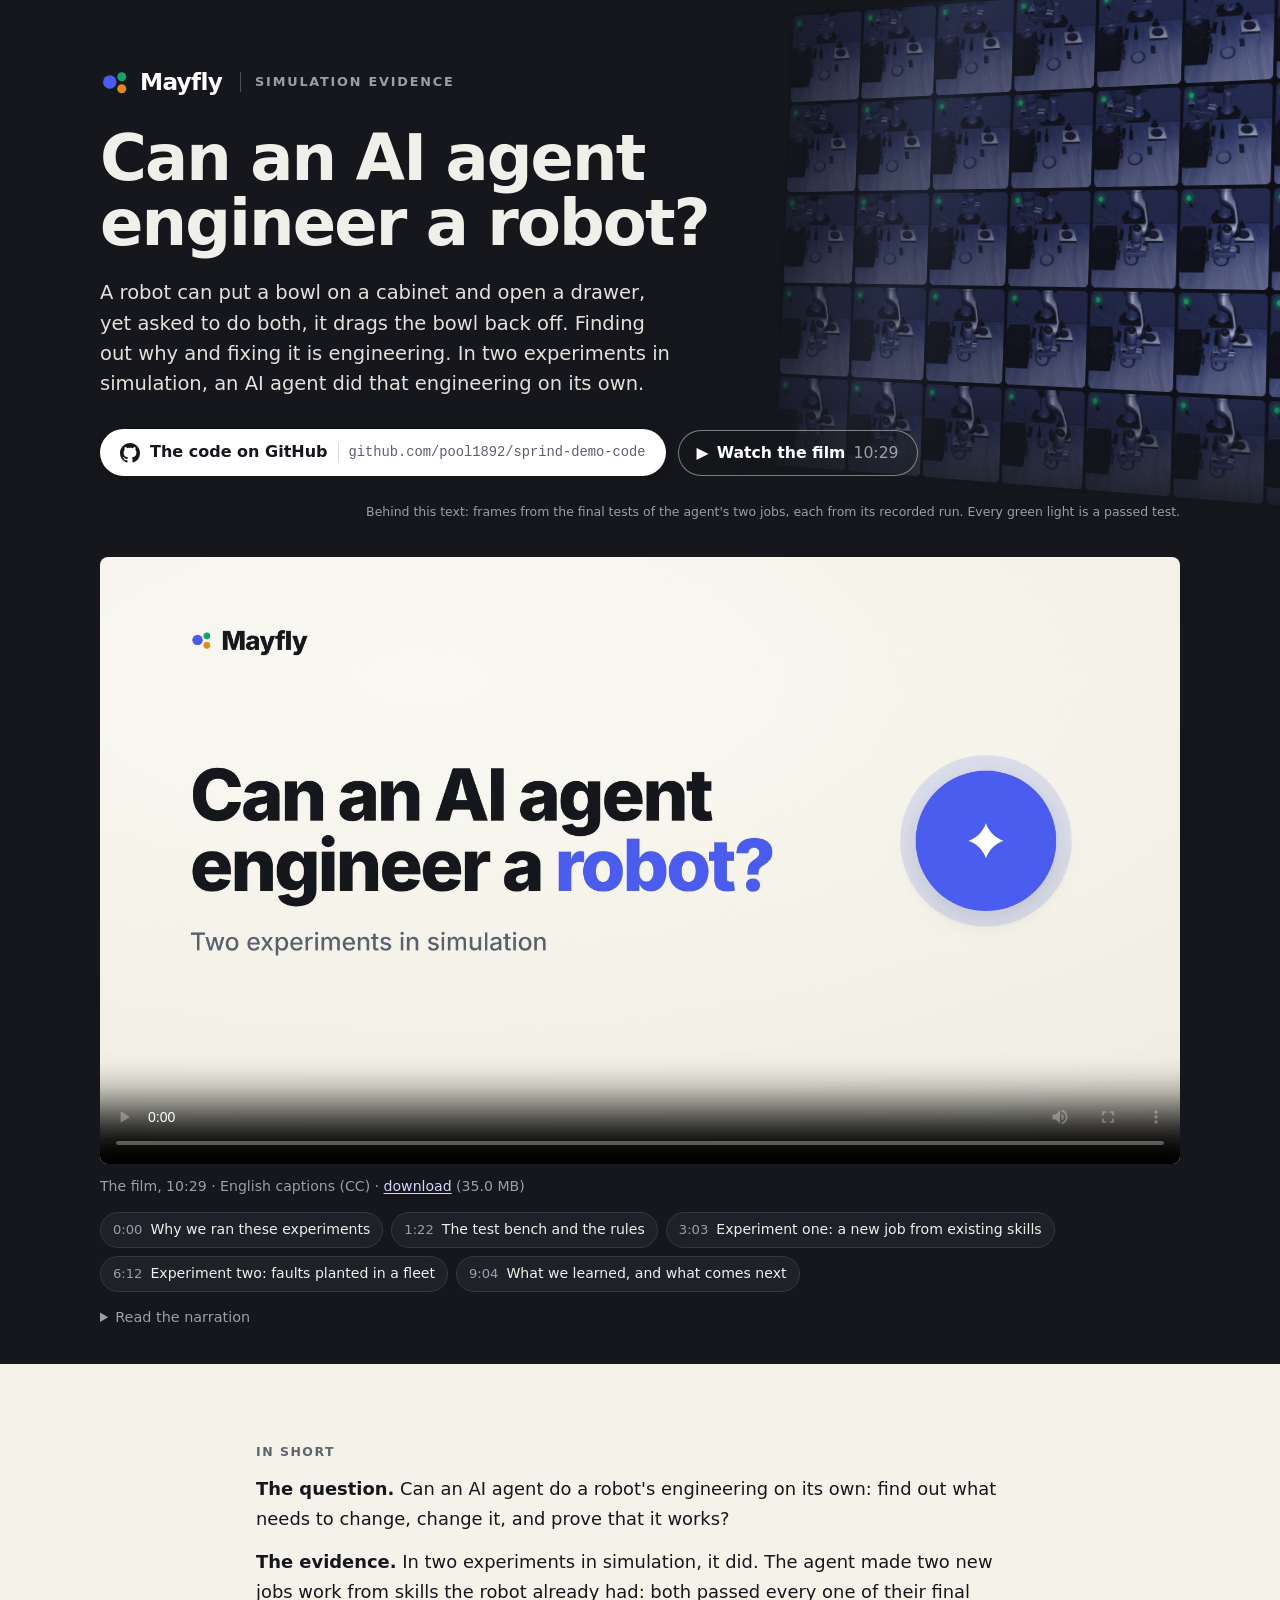
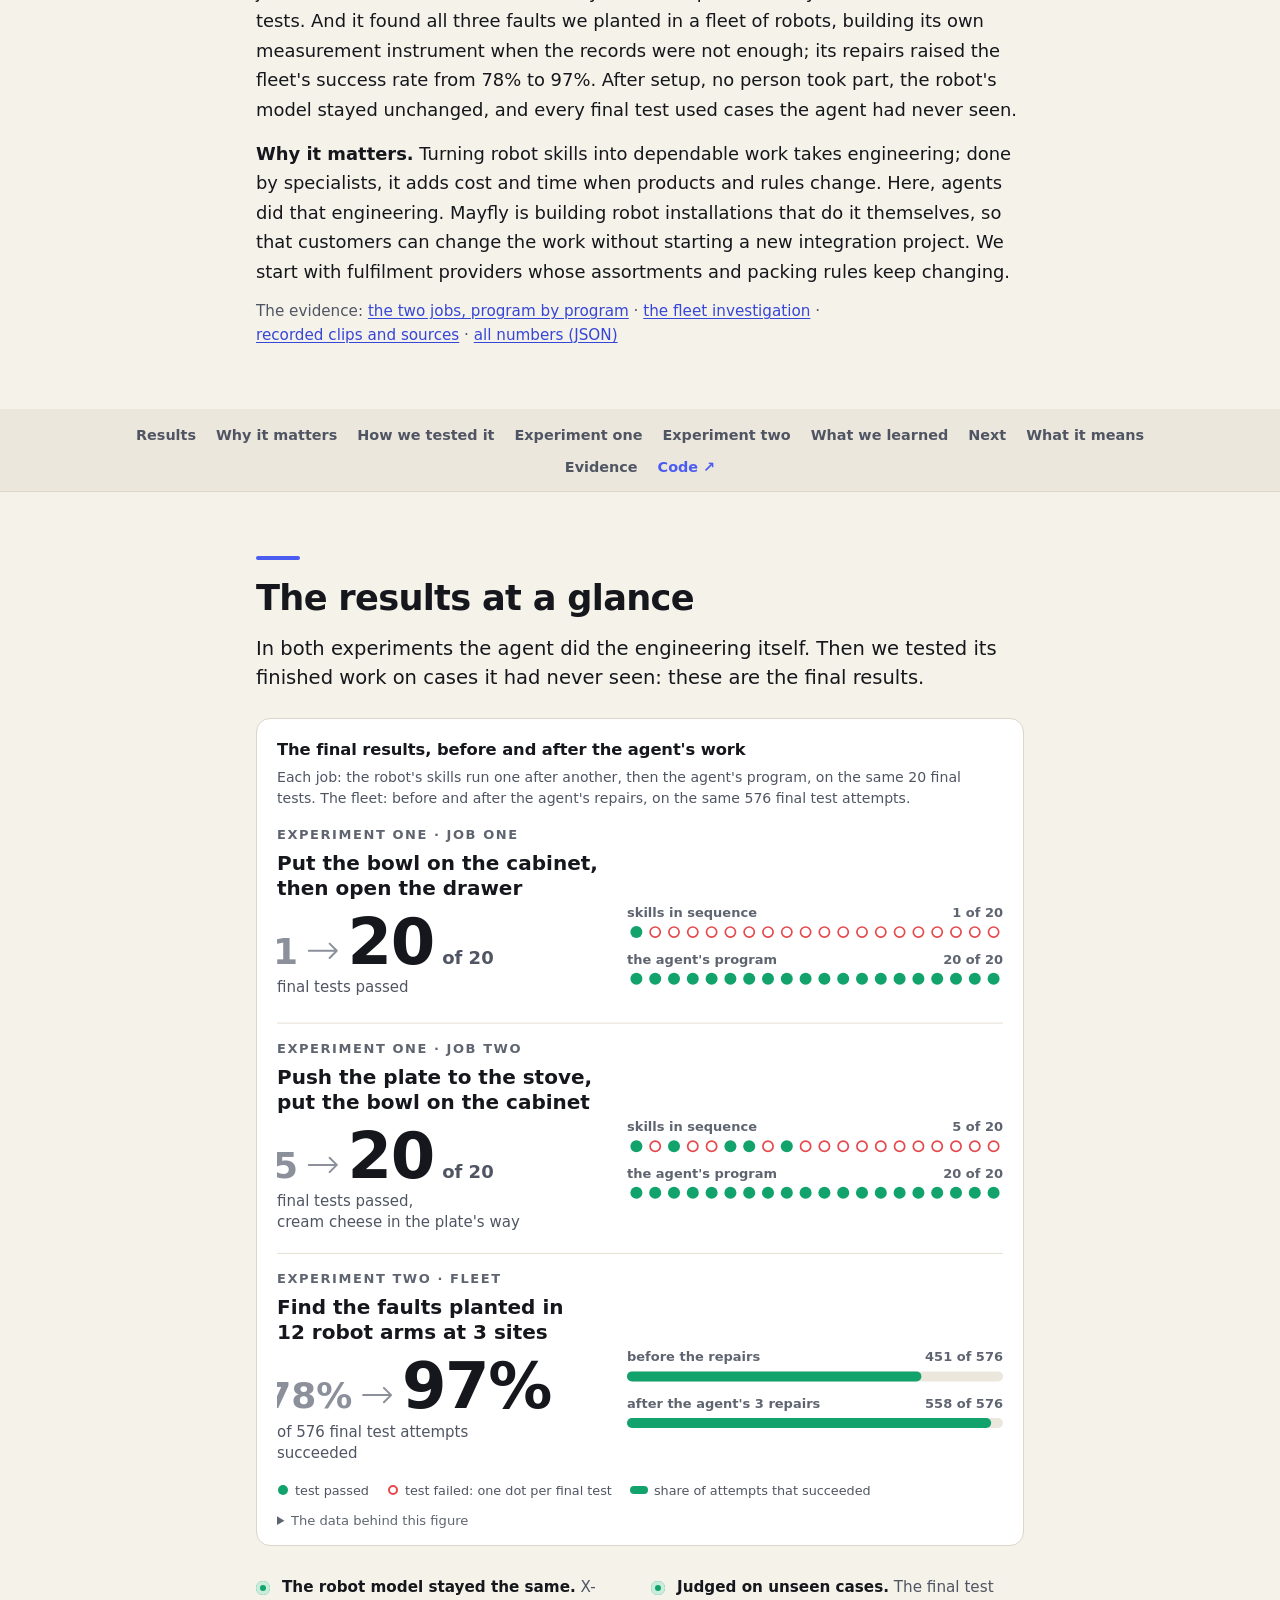
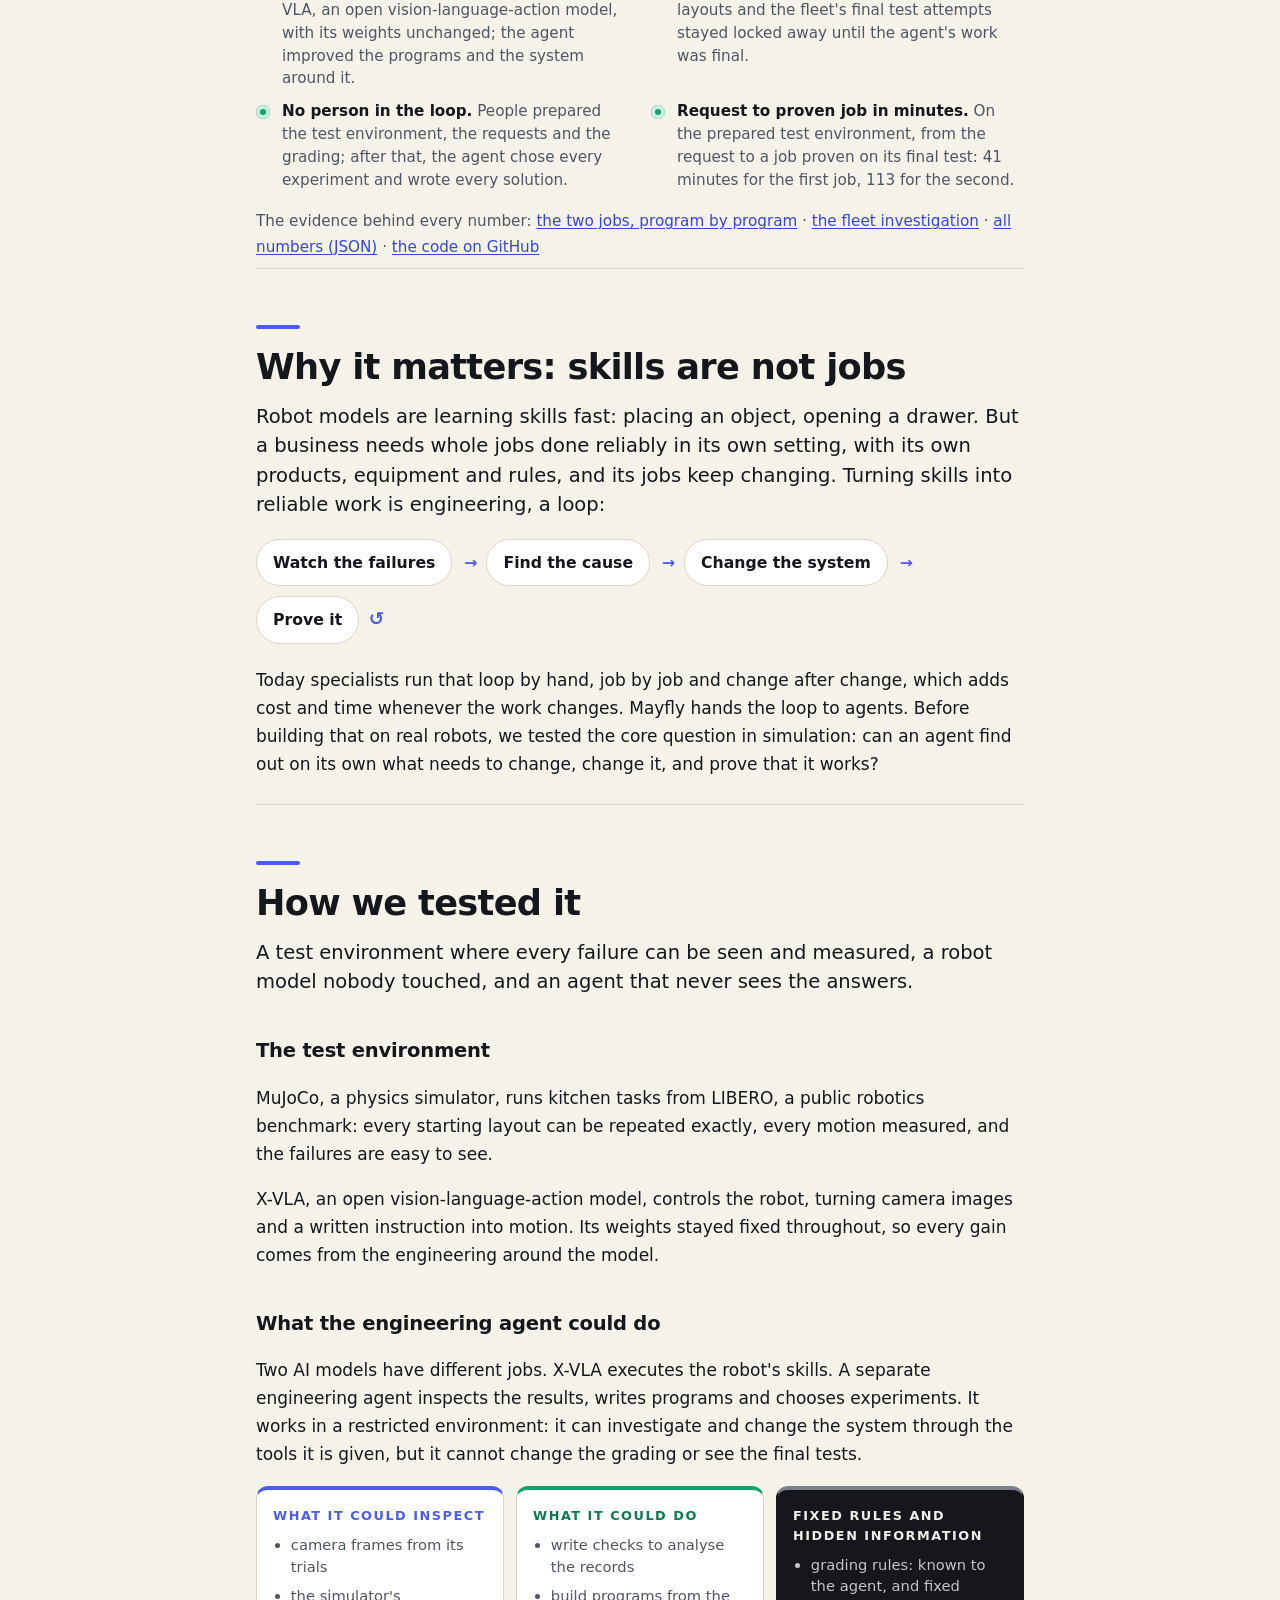
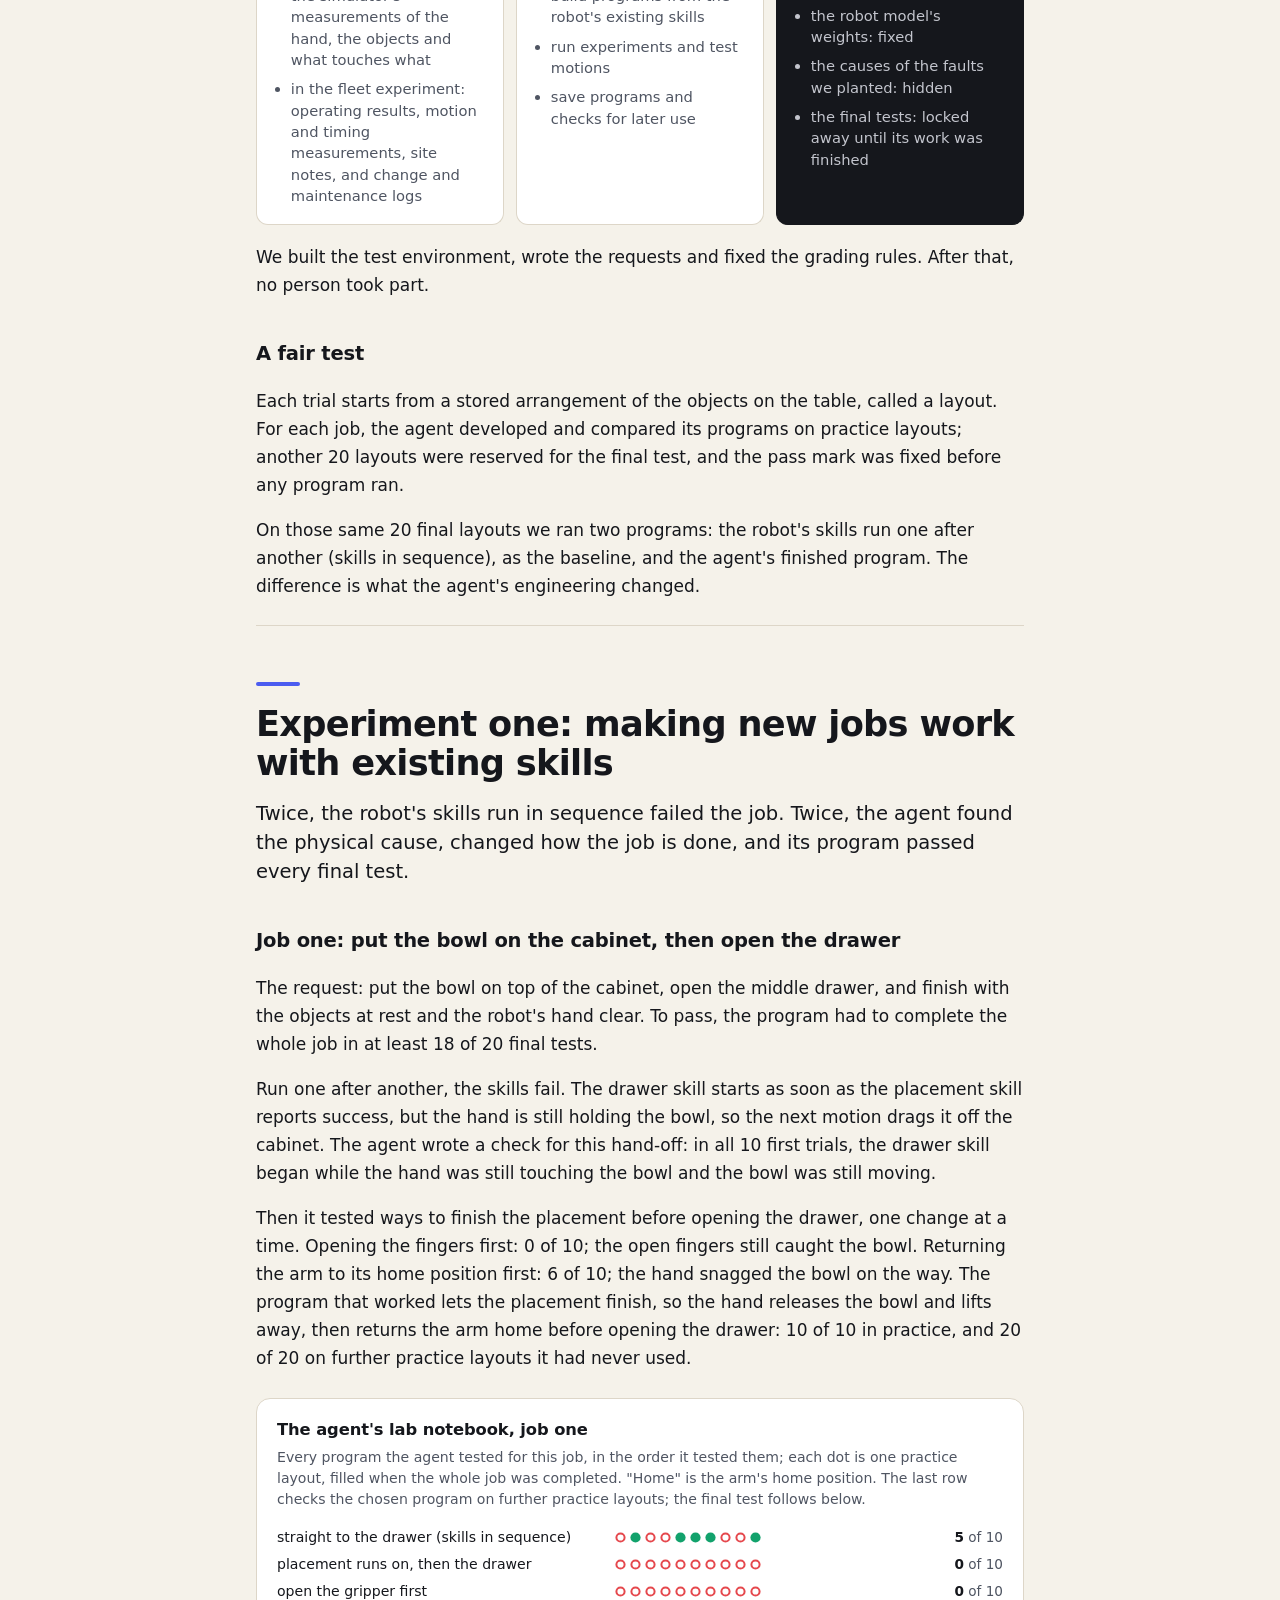
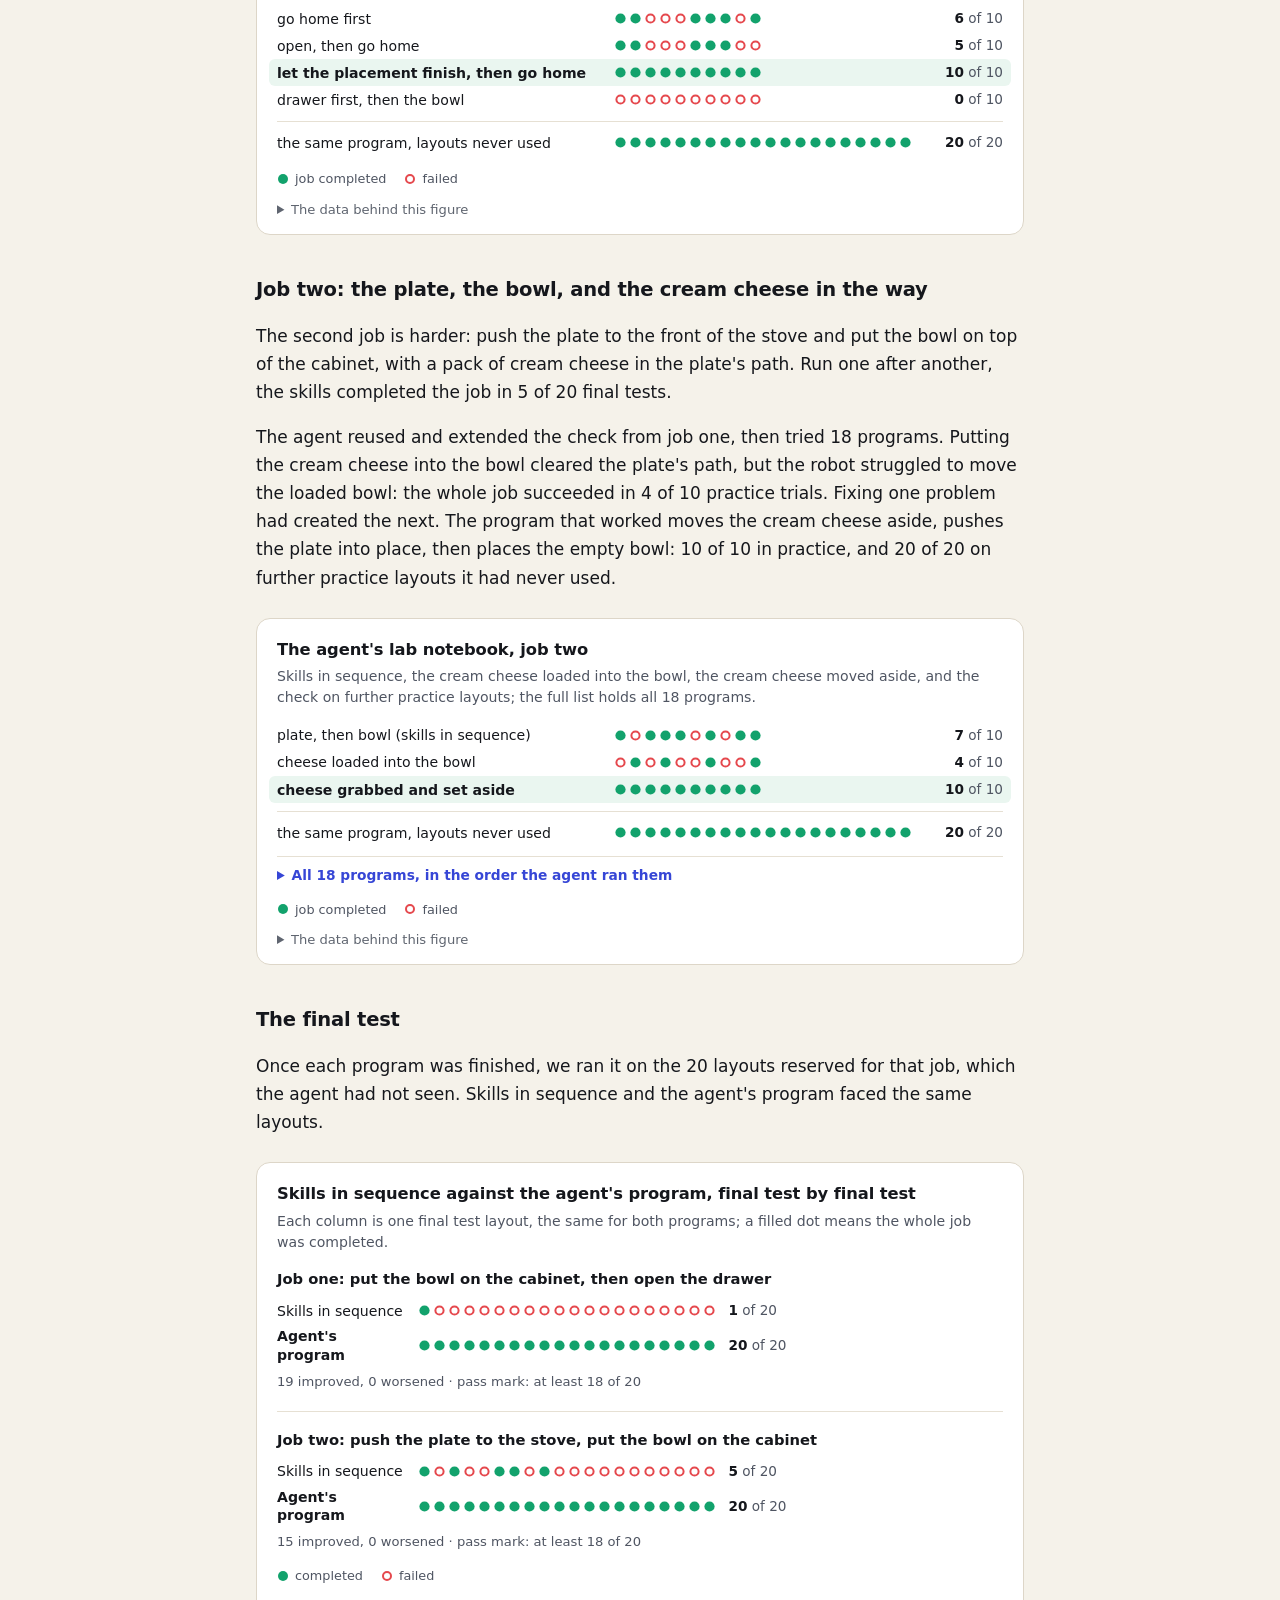
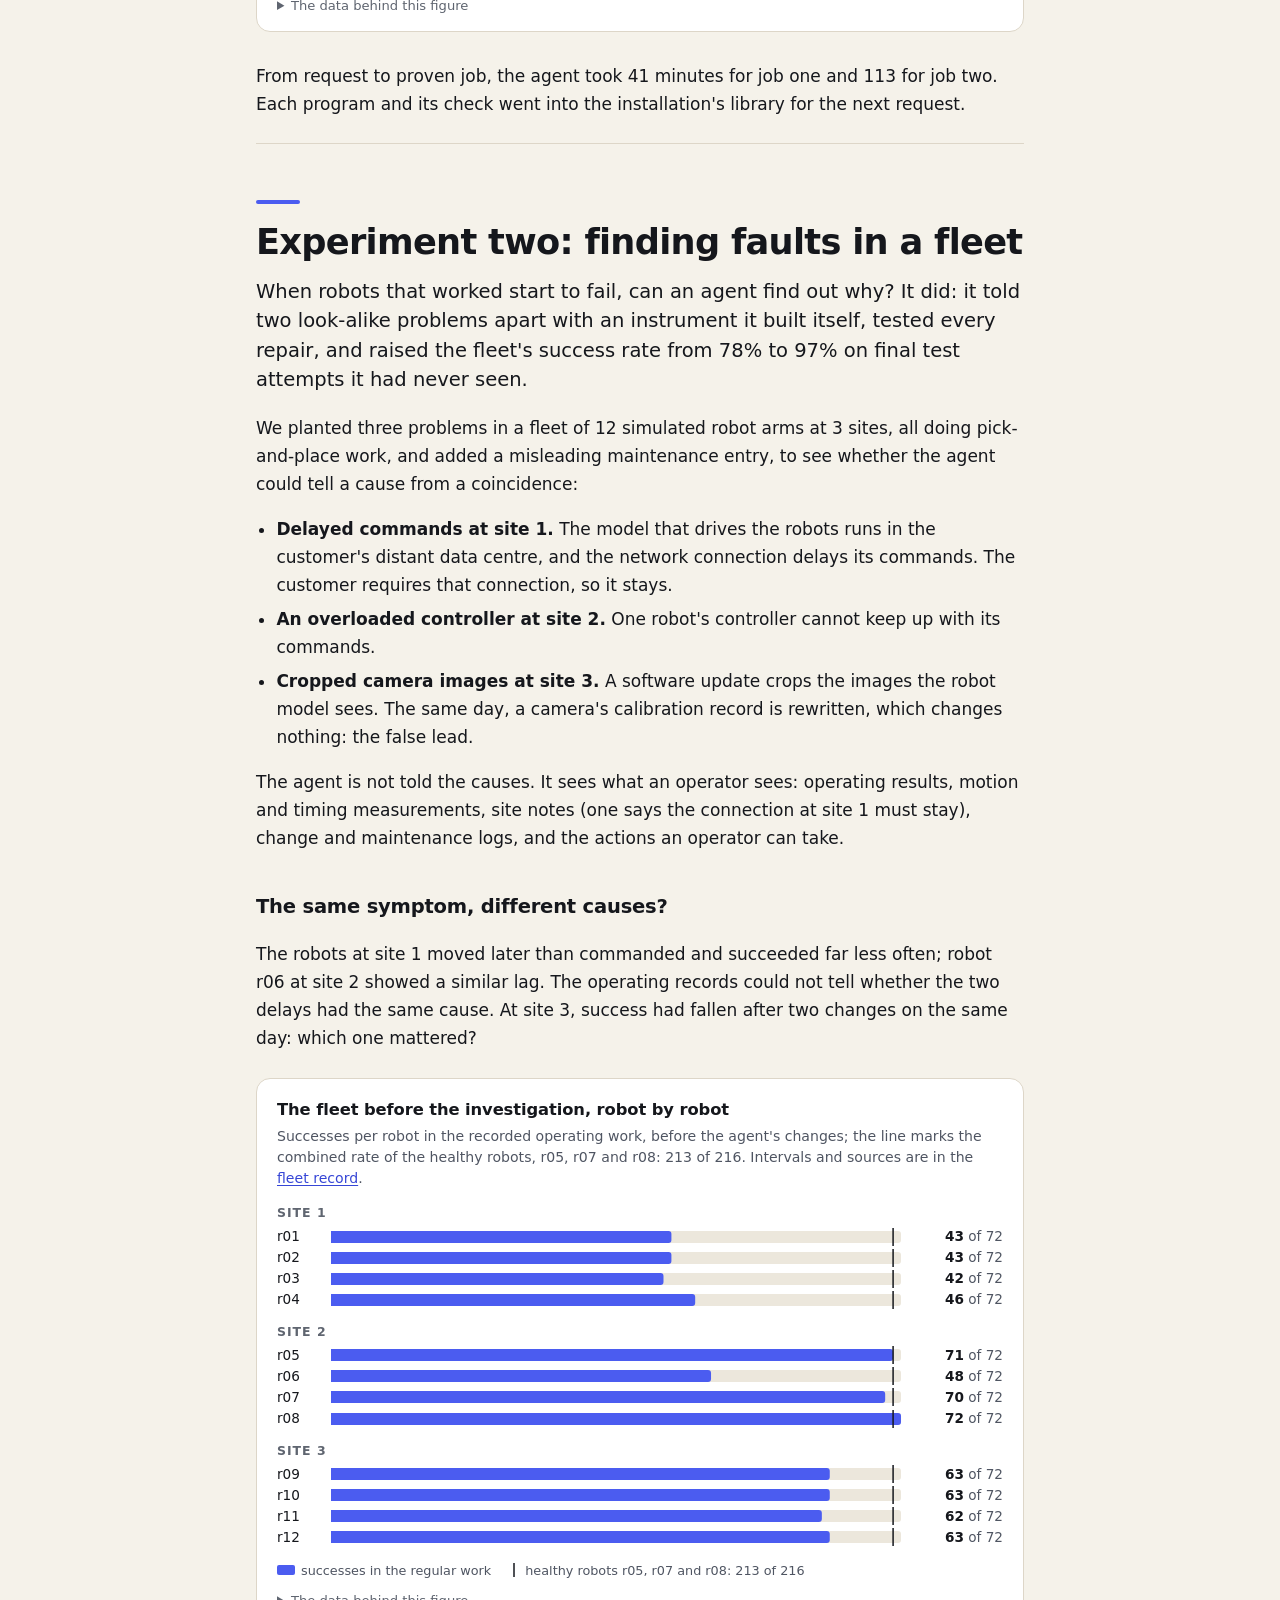
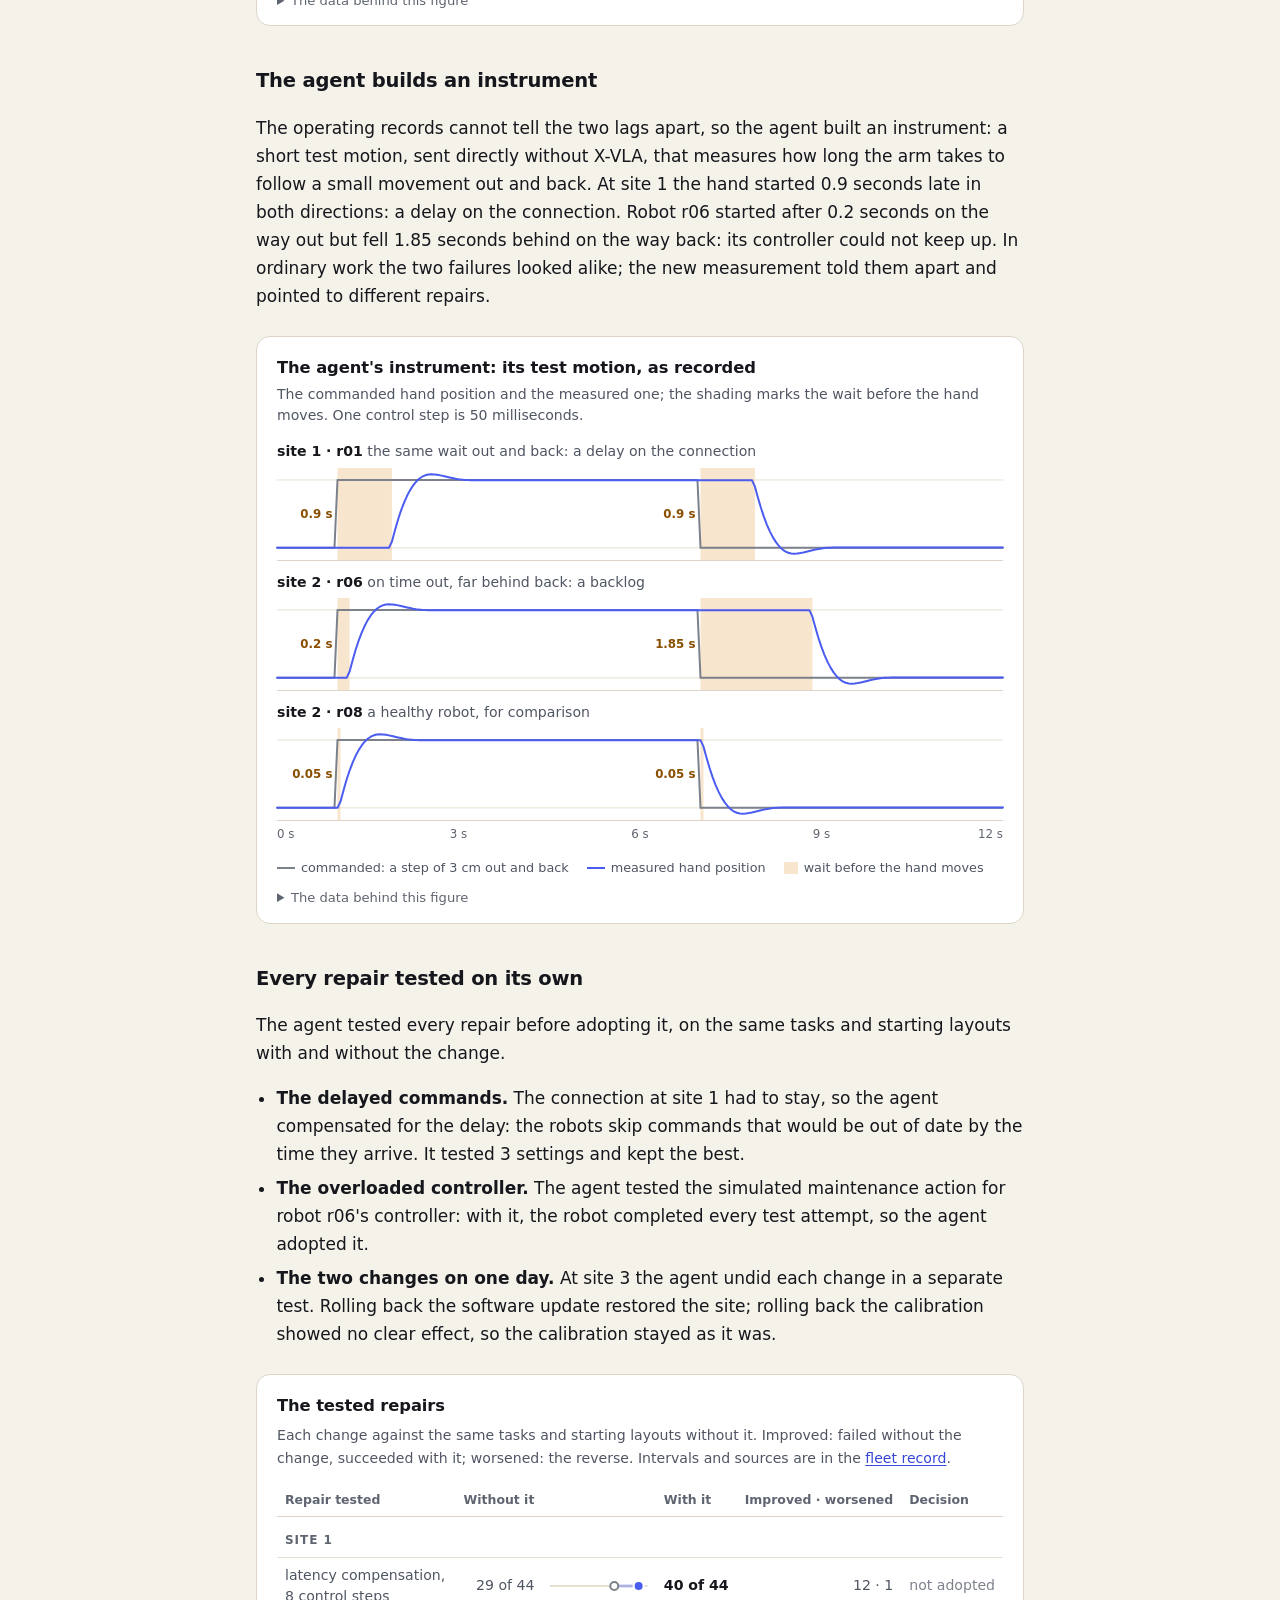
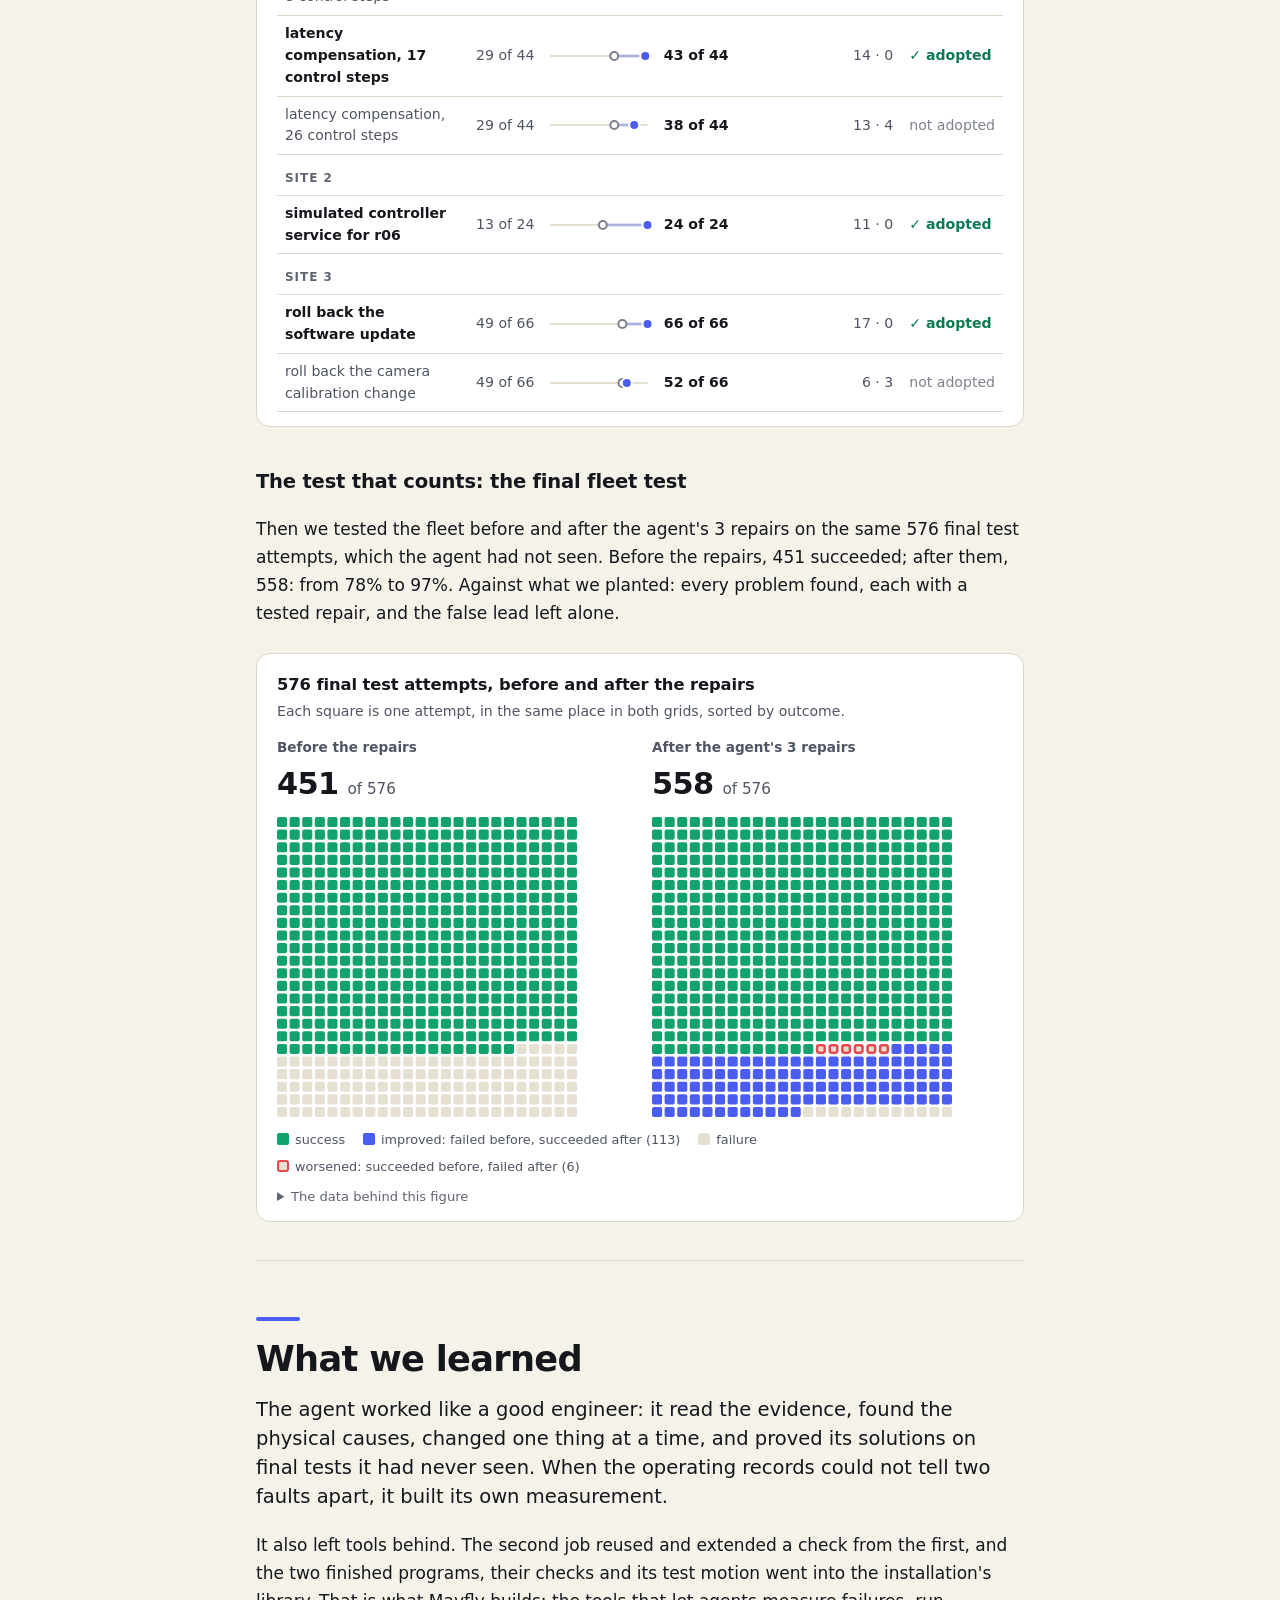
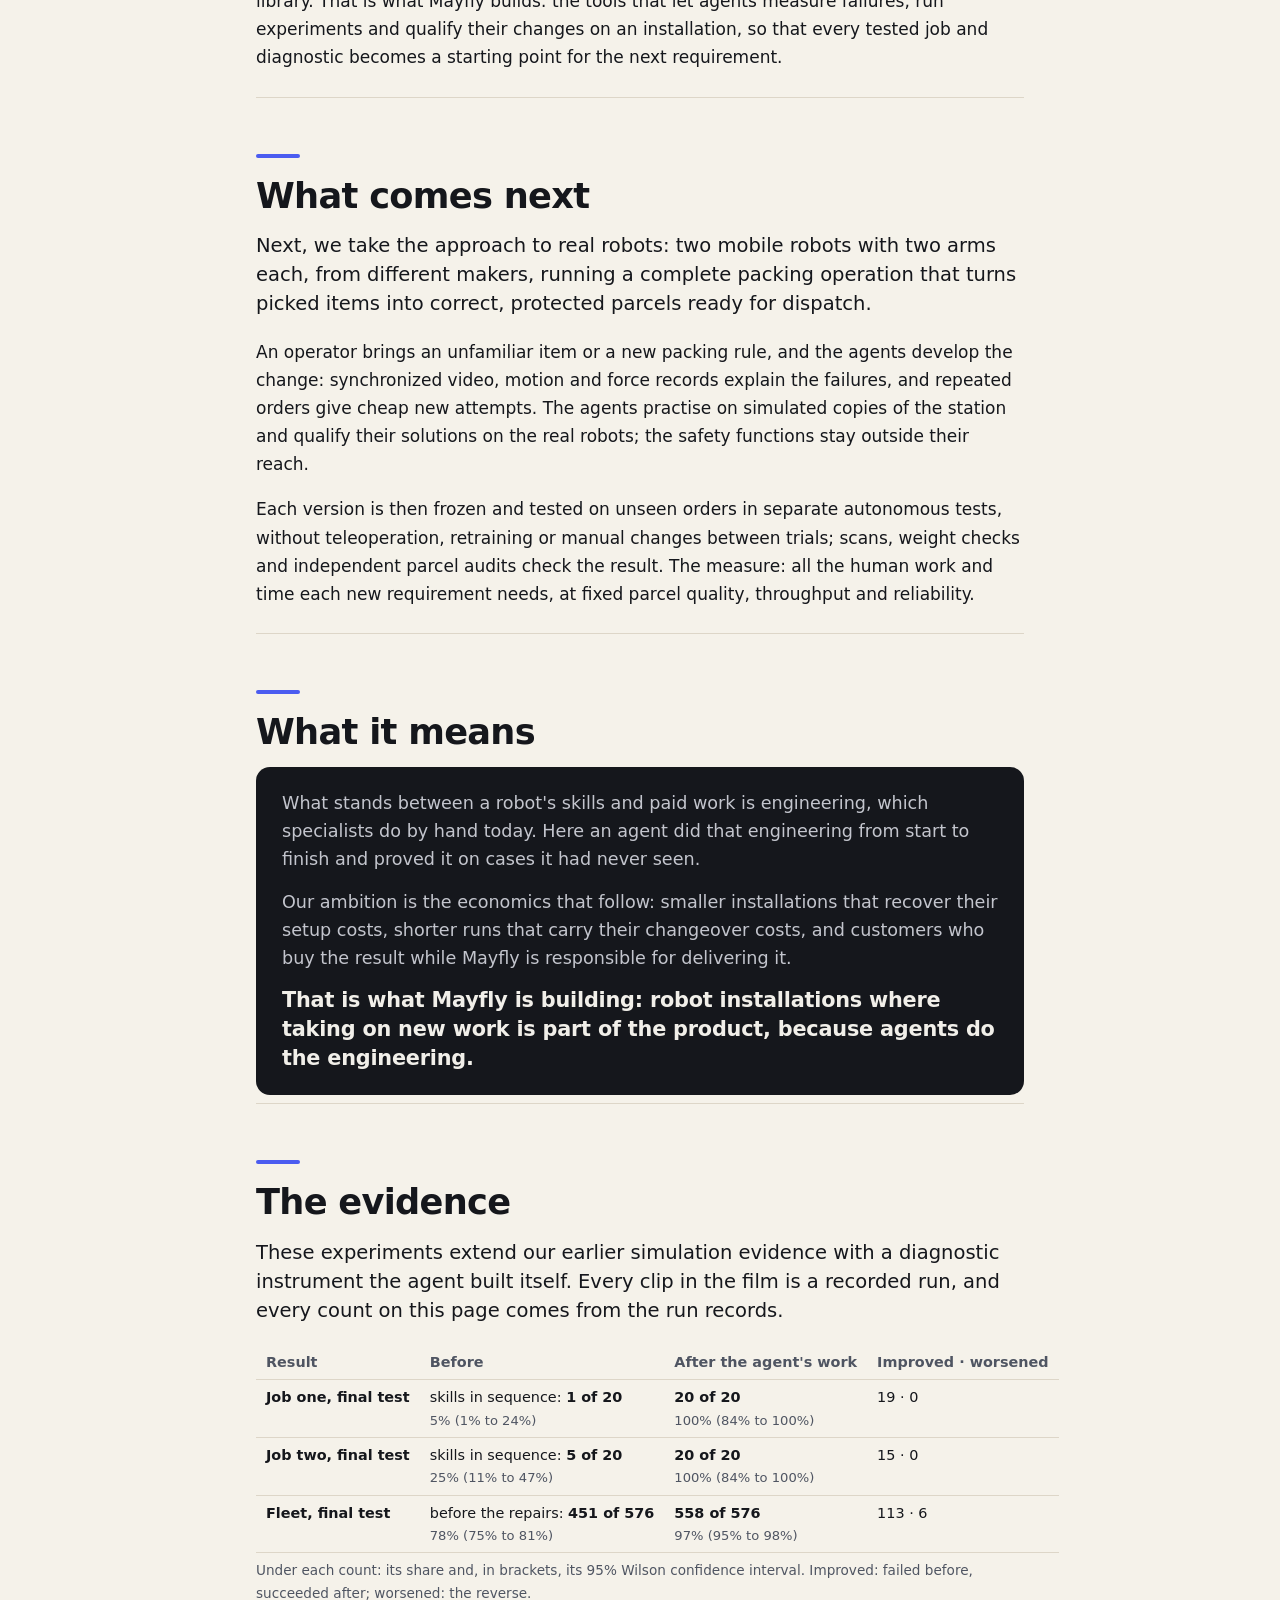
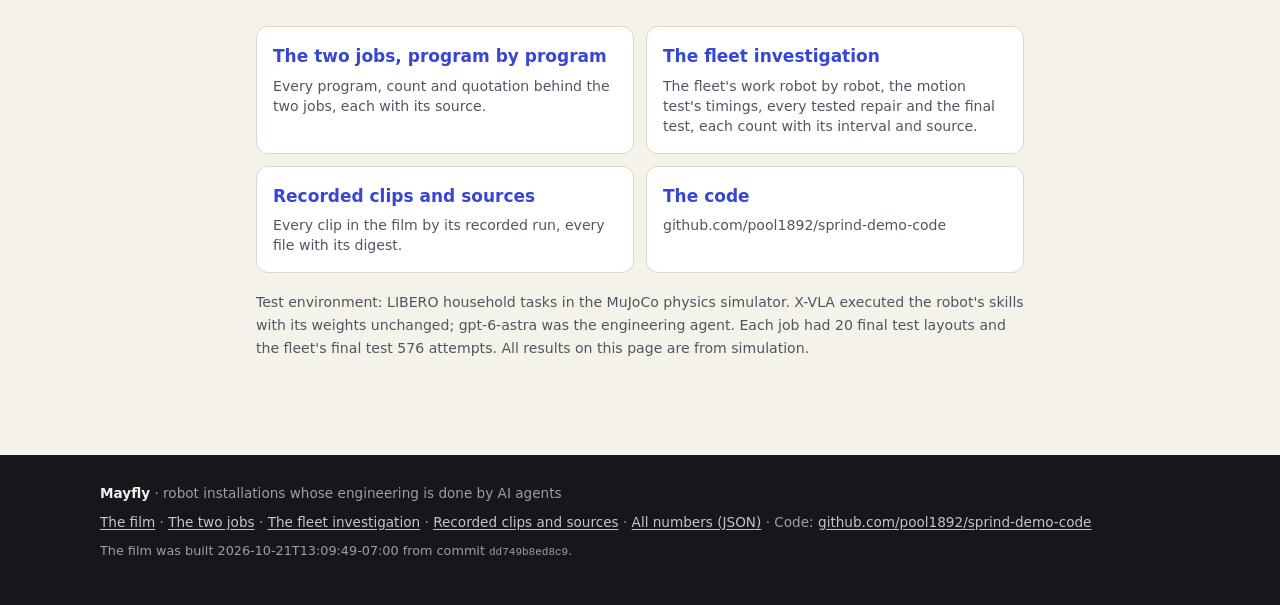
<file: index.html>
<!doctype html>
<html lang="en">
<head>
<meta charset="utf-8">
<meta name="viewport" content="width=device-width, initial-scale=1">
<title>Can an AI agent engineer a robot? &middot; Mayfly</title>
<meta name="description" content="A robot can put a bowl on a cabinet and open a drawer, yet asked to do both, it drags the bowl back off. Finding out why and fixing it is engineering. In two experiments in simulation, an AI agent did that engineering on its own.">
<meta name="generator" content="fleetlab.film-site/1">
<meta name="color-scheme" content="light">
<meta property="og:title" content="Can an AI agent engineer a robot?">
<meta property="og:description" content="A robot can put a bowl on a cabinet and open a drawer, yet asked to do both, it drags the bowl back off. Finding out why and fixing it is engineering. In two experiments in simulation, an AI agent did that engineering on its own.">
<meta property="og:type" content="video.other">
<meta name="twitter:card" content="summary_large_image">
<meta property="og:image" content="https://pool1892.github.io/sprind-demo-page/film/poster.jpg">
<meta property="og:video" content="https://pool1892.github.io/sprind-demo-page/film/film.mp4">
<meta property="og:video:type" content="video/mp4">
<meta property="og:url" content="https://pool1892.github.io/sprind-demo-page/">
<link rel="stylesheet" href="static/style.css">
</head>
<body class="story">
<a class="skip" href="#story">Skip to the story</a>
<header class="hero">
  <div class="hero-wall" aria-hidden="true"><div class="hero-wall-img"></div></div>
  <div class="wrap">
    <p class="brand"><svg viewBox="0 0 40 40" aria-hidden="true"><circle cx="13" cy="20" r="9" fill="#4B5CF0"/><circle cx="29" cy="13" r="6" fill="#12A26C"/><circle cx="29" cy="29" r="6" fill="#E08A1E"/></svg><span class="wordmark">Mayfly</span><span class="kicker">Simulation evidence</span></p>
    <h1>Can an AI agent engineer a robot?</h1>
    <p class="teaser">A robot can put a bowl on a cabinet and open a drawer, yet asked to do both, it drags the bowl back off. Finding out why and fixing it is engineering. In two experiments in simulation, an AI agent did that engineering on its own.</p>
    <div class="hero-links">
      <div class="hero-buttons">
      <a class="code-button" href="https://github.com/pool1892/sprind-demo-code"><svg viewBox="0 0 16 16" aria-hidden="true"><path fill="currentColor" d="M8 0C3.58 0 0 3.58 0 8c0 3.54 2.29 6.53 5.47 7.59.4.07.55-.17.55-.38 0-.19-.01-.82-.01-1.49-2.01.37-2.53-.49-2.69-.94-.09-.23-.48-.94-.82-1.13-.28-.15-.68-.52-.01-.53.63-.01 1.08.58 1.23.82.72 1.21 1.87.87 2.33.66.07-.52.28-.87.51-1.07-1.78-.2-3.64-.89-3.64-3.95 0-.87.31-1.59.82-2.15-.08-.2-.36-1.02.08-2.12 0 0 .67-.21 2.2.82.64-.18 1.32-.27 2-.27.68 0 1.36.09 2 .27 1.53-1.04 2.2-.82 2.2-.82.44 1.1.16 1.92.08 2.12.51.56.82 1.27.82 2.15 0 3.07-1.87 3.75-3.65 3.95.29.25.54.73.54 1.48 0 1.07-.01 1.93-.01 2.2 0 .21.15.46.55.38A8.013 8.013 0 0016 8c0-4.42-3.58-8-8-8z"/></svg><span>The code on GitHub</span><span class="url">github.com/pool1892/sprind-demo-code</span></a>
      <a class="watch-button" href="#film"><span aria-hidden="true">&#9654;</span> Watch the film <span class="len">10:29</span></a>
      </div>
    </div>
    <p class="photo-note">Behind this text: frames from the final tests of the agent's two jobs, each from its
      recorded run. Every green light is a passed test.</p>
  </div>
</header>

<section class="film" aria-label="The film">
  <div class="wrap">
    <video id="film" controls preload="metadata" playsinline poster="film/poster.jpg">
      <source src="film/film.mp4" type="video/mp4">
      <track kind="captions" src="film/captions.vtt" srclang="en" label="English">
      <track kind="chapters" src="film/chapters.vtt" srclang="en" label="Chapters">
      Your browser does not play this video here; <a href="film/film.mp4">download the MP4</a>.
    </video>
    <div class="film-under">
      <p class="meta">The film, 10:29 &middot; English captions (CC) &middot;
        <a href="film/film.mp4" download>download</a> (35.0 MB)</p>
      <nav class="acts" aria-label="Chapters of the film">
        <ol>
          <li><a href="film/film.mp4#t=0.0" data-t="0.0"><span class="t">0:00</span> Why we ran these experiments</a></li>
          <li><a href="film/film.mp4#t=82.77" data-t="82.77"><span class="t">1:22</span> The test bench and the rules</a></li>
          <li><a href="film/film.mp4#t=183.47" data-t="183.47"><span class="t">3:03</span> Experiment one: a new job from existing skills</a></li>
          <li><a href="film/film.mp4#t=372.3" data-t="372.3"><span class="t">6:12</span> Experiment two: faults planted in a fleet</a></li>
          <li><a href="film/film.mp4#t=544.37" data-t="544.37"><span class="t">9:04</span> What we learned, and what comes next</a></li>
        </ol>
      </nav>
      <details class="narration">
        <summary>Read the narration</summary>
        <div class="transcript">
<p><a href="film/film.mp4#t=0.0" data-t="0.0">0:00</a> <strong>One job, two skills.</strong> This robot can put a bowl on a cabinet. It can open a drawer. Ask for both in one job, and it gets it right in just 1 of 20 fresh tries.</p>
<p><a href="film/film.mp4#t=14.27" data-t="14.27">0:14</a> <strong>Skills are not jobs.</strong> Robot AI models are learning skills fast. But a business needs whole jobs done reliably, in its own setting, and its jobs keep changing. Turning skills into reliable work is engineering: watch the failures, find the cause, change the system, prove it. Today, specialists do that by hand, for every change, and that makes automation slow and expensive.</p>
<p><a href="film/film.mp4#t=38.77" data-t="38.77">0:38</a> <strong>The question.</strong> Mayfly is building robot installations whose engineering is done by AI agents. Before building that on real robots, we tested the core question in simulation: can an agent find out on its own what needs to change, change it, and prove that it works? We ran two experiments, one for each kind of engineering an installation keeps needing. The first: a new job, made from skills the robot already has. Every new product or packing rule asks for a job like this, and today a specialist has to make it reliable. The second: faults we planted in a fleet of robots. When robots that worked yesterday start to fail, someone has to find out why, and repair it.</p>
<p><a href="film/film.mp4#t=82.77" data-t="82.77">1:22</a> <strong>The test bench.</strong> The test bench is a physics simulator with a kitchen scene from a public robotics benchmark. In simulation, every start can be repeated exactly and every motion measured, and the kitchen makes the failures easy to follow. The robot runs X-VLA, an open robot vision-language-action model: it turns camera images and a written instruction into motion. For these experiments we kept it fixed, so every gain comes from the engineering around it.</p>
<p><a href="film/film.mp4#t=111.93" data-t="111.93">1:51</a> <strong>The engineer and its sandbox.</strong> The engineer is an AI agent in a sandbox. Like a robotics engineer at a desk, it looks at camera frames from its trials and reads the measurements the simulator records: where the hand is, where each object is, what touches what. It writes its own checks, builds programs from the robot&#x27;s skills and runs experiments. It knows the rules it is graded by, and cannot change them. The faults we planted stay hidden from it, and the exam layouts stay locked away until its solution is final. We built the bench, wrote the requests and fixed the grading. After that, no person took part: the agent chose every experiment and wrote every solution.</p>
<p><a href="film/film.mp4#t=154.37" data-t="154.37">2:34</a> <strong>A fair test.</strong> Each try starts from a stored arrangement of the table: a layout. The agent compares its programs on the same practice layouts. 20 more stay locked away for a final exam it never sees in advance. On those same 20, we also run the plain chain, the skills simply one after the other. That is the baseline. Later, on real robots, the practice layouts will be simulated copies of the real station, and the final exam will take place in the real world.</p>
<p><a href="film/film.mp4#t=183.47" data-t="183.47">3:03</a> <strong>Experiment one: the request.</strong> Experiment one. The request, as a shift lead would write it: bowl on top of the cabinet, middle drawer open, everything at rest, hand clear. The bar: the whole job completed without a failure on at least 18 of 20 fresh layouts.</p>
<p><a href="film/film.mp4#t=202.07" data-t="202.07">3:22</a> <strong>Watch it fail.</strong> Chained plainly, the job falls apart. The drawer skill starts the moment the bowl counts as placed. But the hand still holds the bowl, and drags it off.</p>
<p><a href="film/film.mp4#t=213.67" data-t="213.67">3:33</a> <strong>Measure why.</strong> The agent studies its first runs and writes a check for exactly this hand-off. In all 10, the next skill began while the bowl was still touched and moving. The placing skill reports success before the job is done.</p>
<p><a href="film/film.mp4#t=228.17" data-t="228.17">3:48</a> <strong>One change at a time.</strong> Then it changes one thing at a time, on the same practice layouts. Open the fingers first? They still catch the bowl. Go home first? The way home snags it. What works: let the placement finish, so the hand lets go and lifts, then go home, then open the drawer: 10 of 10 successful jobs.</p>
<p><a href="film/film.mp4#t=250.87" data-t="250.87">4:10</a> <strong>The final exam.</strong> Before the exam, it confirms the program on 20 practice layouts it had never used. 20 of 20. Then the final exam, on the 20 locked layouts. The plain chain gets 1 right. The agent&#x27;s job: 20 of 20.</p>
<p><a href="film/film.mp4#t=273.03" data-t="273.03">4:33</a> <strong>Kept for the next request.</strong> The job and its check go into the installation&#x27;s library, ready for the next request. From request to proven job, the agent took 41 minutes.</p>
<p><a href="film/film.mp4#t=283.5" data-t="283.5">4:43</a> <strong>A harder job.</strong> The second request is harder. Two things must end up in place: the plate at the front of the stove, and the bowl on top of the cabinet. The robot has a skill for each: one pushes the plate, the other places the bowl. Chained plainly, the job succeeds on 5 of 20 fresh layouts. The trouble is a pack of cream cheese in the plate&#x27;s way: the push runs into it, or the hand grabs the cheese instead.</p>
<p><a href="film/film.mp4#t=311.97" data-t="311.97">5:11</a> <strong>The bottleneck moves.</strong> Starting from the check it saved in the first job, the agent tries 18 programs. Loading the cheese into the bowl clears the way, and every plate push works. But now the loaded bowl won&#x27;t carry: the job delivers 4 of 10. Fixing one problem created the next.</p>
<p><a href="film/film.mp4#t=330.23" data-t="330.23">5:30</a> <strong>Set the cheese aside.</strong> Its answer: pick up the cheese and set it aside. Then the plate, then the empty bowl: 10 of 10. On the final exam, 20 of 20, against 5 for the plain chain.</p>
<p><a href="film/film.mp4#t=344.0" data-t="344.0">5:44</a> <strong>What experiment one showed.</strong> What did the first experiment show? Twice, a new job failed when the robot&#x27;s skills were simply chained. Twice, the agent found the physical cause, changed how the job is done, and proved its solution on layouts it had never seen, with no person in the loop. That matters, because this is the engineering that makes every new job slow and expensive today. Here, an agent did it, in 41 and 113 minutes.</p>
<p><a href="film/film.mp4#t=372.3" data-t="372.3">6:12</a> <strong>Experiment two: planted faults.</strong> Experiment two asks a different question: when working robots start to fail, can the agent find out why? We built a fleet of 12 simulated arms at 3 sites, doing pick-and-place work, and planted problems in it. The agent is told nothing about them. It sees what an operator sees: results, telemetry, change and maintenance logs, and the actions an operator can take.</p>
<p><a href="film/film.mp4#t=396.83" data-t="396.83">6:36</a> <strong>What we planted.</strong> Here is what we planted. At the first site, the model that drives the robots runs in the customer&#x27;s distant data centre, and the line adds a delay. The customer requires that link, so it stays. At the second site, one robot&#x27;s controller is overloaded and falls behind. At the third site, a software update crops part of every camera image before the model sees it. On the same day, a camera&#x27;s calibration record is rewritten, which changes nothing at all. That one is our false lead.</p>
<p><a href="film/film.mp4#t=428.0" data-t="428.0">7:08</a> <strong>What the agent sees.</strong> The agent is not told what causes the failures. It sees the operating records. The robots at the first site trail their commands and succeed far less often. One robot at the second site trails just the same. The robots at the third site fail more often than the healthy robots, and the change log shows two changes on the same day. Same symptom, same cause? And which of the two changes is to blame?</p>
<p><a href="film/film.mp4#t=453.97" data-t="453.97">7:33</a> <strong>The agent builds an instrument.</strong> The task records can&#x27;t tell the first two apart. So the agent builds an instrument: a small test motion, with the robot&#x27;s model switched off, timing how each arm follows a command. At the first site, the hand always starts late, by the same amount: a delay on the line. The robot at the second site starts nearly on time, then falls further and further behind: its controller can&#x27;t keep up. They look alike, but they are two different problems, and they need different repairs.</p>
<p><a href="film/film.mp4#t=485.93" data-t="485.93">8:05</a> <strong>Tested repairs.</strong> Each repair is tested on its own before it is adopted. The first site&#x27;s link has to stay, so the agent has the robots skip commands that would be out of date by the time they arrive. It tests three compensation settings and keeps the best. The overloaded controller at the second site is serviced. At the third site, it undoes each of the two changes in a separate test. Rolling back the software update brings the site back. Rolling back the calibration shows no clear effect. So it adopts the software rollback, and leaves the calibration alone.</p>
<p><a href="film/film.mp4#t=519.73" data-t="519.73">8:39</a> <strong>The fleet result.</strong> Then the test that counts: 576 attempts the agent never saw. As the fleet was, 451 successes. With the agent&#x27;s 3 changes, 558. From 78% to 97%. Against what we planted: all three problems found, each with a tested repair, and the false lead left alone.</p>
<p><a href="film/film.mp4#t=544.37" data-t="544.37">9:04</a> <strong>The results.</strong> In both experiments, the agent did the engineering itself. Two new jobs: from 1 to 20 of 20, and from 5 to 20. A fleet: from 78% to 97%. The robots&#x27; vision-language-action model and their overall design stayed the same throughout.</p>
<p><a href="film/film.mp4#t=564.07" data-t="564.07">9:24</a> <strong>What we learned.</strong> What we learned: the agent worked like a good engineer. It looked at the evidence, found the physical cause, changed one thing at a time, built a measurement when the records weren&#x27;t enough, and proved its solutions on cases it had never seen. These were first, compact tests, and in each one the agent carried the investigation through to a working result.</p>
<p><a href="film/film.mp4#t=587.93" data-t="587.93">9:47</a> <strong>Next: real robots.</strong> Next, we take this to real robots: a complete packing operation on two-armed mobile robots, where agents engineer new work on the hardware and prove it there. The question we will answer: how much less human work each new job needs, once agents do the engineering.</p>
<p><a href="film/film.mp4#t=607.03" data-t="607.03">10:07</a> <strong>What it means.</strong> That is what Mayfly is building: robot installations where taking on new work is part of the product, because agents do the engineering.</p>
        </div>
      </details>
    </div>
  </div>
</section>

<section class="overview" aria-labelledby="overview-title">
  <div class="wrap">
    <h2 class="overview-kicker" id="overview-title">In short</h2>
    <div class="overview-text"><p><strong>The question.</strong> Can an AI agent do a robot's engineering on its own: find out what needs to
change, change it, and prove that it works?</p>
<p><strong>The evidence.</strong> In two experiments in simulation, it did. The agent made two new jobs work
from skills the robot already had: both passed every one of their final tests. And it found
all three faults we planted in a fleet of robots, building its own measurement instrument when
the records were not enough; its repairs raised the fleet's success rate from
78% to 97%. After setup, no person took part, the robot's model
stayed unchanged, and every final test used cases the agent had never seen.</p>
<p><strong>Why it matters.</strong> Turning robot skills into dependable work takes engineering; done by
specialists, it adds cost and time when products and rules change. Here, agents did that
engineering. Mayfly is building robot installations that do it themselves, so that customers
can change the work without starting a new integration project. We start with fulfilment
providers whose assortments and packing rules keep changing.</p></div>
    <p class="overview-links">The evidence:
      <a href="record/index.html">the two jobs, program by program</a> &middot;
      <a href="fleet-record.html">the fleet investigation</a> &middot;
      <a href="sources.html">recorded clips and sources</a> &middot;
      <a href="story-values.json">all numbers (JSON)</a></p>
  </div>
</section>

<nav class="toc" aria-label="On this page">
  <div class="wrap">
    <ol>
      <li><a href="#results">Results</a></li>
      <li><a href="#why">Why it matters</a></li>
      <li><a href="#method">How we tested it</a></li>
      <li><a href="#experiment-one">Experiment one</a></li>
      <li><a href="#experiment-two">Experiment two</a></li>
      <li><a href="#learned">What we learned</a></li>
      <li><a href="#next">Next</a></li>
      <li><a href="#what-it-means">What it means</a></li>
      <li><a href="#evidence">Evidence</a></li>
      <li class="toc-code"><a href="https://github.com/pool1892/sprind-demo-code">Code &#8599;</a></li>
    </ol>
  </div>
</nav>

<main id="story" class="story-body">
<section class="story-section" id="section-results" aria-labelledby="results"><h2 data-toc="Results" id="results">The results at a glance</h2>
<p>In both experiments the agent did the engineering itself. Then we tested its finished work on
cases it had never seen: these are the final results.</p>
<figure class="chart chart-glance" id="fig-1-glance" aria-labelledby="fig-1-glance-title"><figcaption><span class="fig-title" id="fig-1-glance-title">The final results, before and after the agent&#x27;s work</span> <span class="fig-note">Each job: the robot's skills run one after another, then the agent's program, on the same
20 final tests. The fleet: before and after the agent's repairs, on the same
576 final test attempts.</span></figcaption><div class="glance"><svg class="glance-img glance-rows" viewBox="0 0 726 645" role="img" aria-label="Experiment one · job one, Put the bowl on the cabinet, then open the drawer: from 1 to 20 of 20, final tests passed; Experiment one · job two, Push the plate to the stove, put the bowl on the cabinet: from 5 to 20 of 20, final tests passed, cream cheese in the plate&#x27;s way; Experiment two · fleet, Find the faults planted in 12 robot arms at 3 sites: from 78% to 97%, of 576 final test attempts succeeded" font-family="system-ui, -apple-system, Segoe UI, Roboto, Helvetica Neue, Arial, sans-serif"><text x="0.0" y="16.0" font-size="13" font-weight="700" fill="#5f6570" letter-spacing="1.56">EXPERIMENT ONE · JOB ONE</text><text x="0.0" y="47.0" font-size="20" font-weight="750" fill="#15171c">Put the bowl on the cabinet,</text><text x="0.0" y="72.0" font-size="20" font-weight="750" fill="#15171c">then open the drawer</text><text x="21.0" y="140.7" font-size="36" font-weight="650" fill="#8b909a" text-anchor="end">1</text><path d="M31.8 127.8H59.8M52.6 120.6L59.8 127.8L52.6 135.0" fill="none" stroke="#8b909a" stroke-width="2.0" stroke-linecap="round" stroke-linejoin="round"/><text x="70.6" y="140.7" font-size="64" font-weight="800" fill="#15171c" letter-spacing="-1.3">20<tspan font-size="18" font-weight="600" fill="#4f5562" letter-spacing="0" dx="8.1">of 20</tspan></text><text x="0.0" y="169.2" font-size="15" font-weight="400" fill="#4f5562">final tests passed</text><text x="350.0" y="93.9" font-size="13" font-weight="600" fill="#5f6570">skills in sequence</text><text x="726.0" y="93.9" font-size="13" font-weight="600" fill="#5f6570" text-anchor="end">1 of 20</text><circle cx="359.4" cy="109.1" r="6.0" fill="#12a26c"><title>skills in sequence, final test layout 30: completed</title></circle><circle cx="378.2" cy="109.1" r="5.1" fill="none" stroke="#e5484d" stroke-width="1.7"><title>skills in sequence, final test layout 31: failed</title></circle><circle cx="397.0" cy="109.1" r="5.1" fill="none" stroke="#e5484d" stroke-width="1.7"><title>skills in sequence, final test layout 32: failed</title></circle><circle cx="415.8" cy="109.1" r="5.1" fill="none" stroke="#e5484d" stroke-width="1.7"><title>skills in sequence, final test layout 33: failed</title></circle><circle cx="434.6" cy="109.1" r="5.1" fill="none" stroke="#e5484d" stroke-width="1.7"><title>skills in sequence, final test layout 34: failed</title></circle><circle cx="453.4" cy="109.1" r="5.1" fill="none" stroke="#e5484d" stroke-width="1.7"><title>skills in sequence, final test layout 35: failed</title></circle><circle cx="472.2" cy="109.1" r="5.1" fill="none" stroke="#e5484d" stroke-width="1.7"><title>skills in sequence, final test layout 36: failed</title></circle><circle cx="491.0" cy="109.1" r="5.1" fill="none" stroke="#e5484d" stroke-width="1.7"><title>skills in sequence, final test layout 37: failed</title></circle><circle cx="509.8" cy="109.1" r="5.1" fill="none" stroke="#e5484d" stroke-width="1.7"><title>skills in sequence, final test layout 38: failed</title></circle><circle cx="528.6" cy="109.1" r="5.1" fill="none" stroke="#e5484d" stroke-width="1.7"><title>skills in sequence, final test layout 39: failed</title></circle><circle cx="547.4" cy="109.1" r="5.1" fill="none" stroke="#e5484d" stroke-width="1.7"><title>skills in sequence, final test layout 40: failed</title></circle><circle cx="566.2" cy="109.1" r="5.1" fill="none" stroke="#e5484d" stroke-width="1.7"><title>skills in sequence, final test layout 41: failed</title></circle><circle cx="585.0" cy="109.1" r="5.1" fill="none" stroke="#e5484d" stroke-width="1.7"><title>skills in sequence, final test layout 42: failed</title></circle><circle cx="603.8" cy="109.1" r="5.1" fill="none" stroke="#e5484d" stroke-width="1.7"><title>skills in sequence, final test layout 43: failed</title></circle><circle cx="622.6" cy="109.1" r="5.1" fill="none" stroke="#e5484d" stroke-width="1.7"><title>skills in sequence, final test layout 44: failed</title></circle><circle cx="641.4" cy="109.1" r="5.1" fill="none" stroke="#e5484d" stroke-width="1.7"><title>skills in sequence, final test layout 45: failed</title></circle><circle cx="660.2" cy="109.1" r="5.1" fill="none" stroke="#e5484d" stroke-width="1.7"><title>skills in sequence, final test layout 46: failed</title></circle><circle cx="679.0" cy="109.1" r="5.1" fill="none" stroke="#e5484d" stroke-width="1.7"><title>skills in sequence, final test layout 47: failed</title></circle><circle cx="697.8" cy="109.1" r="5.1" fill="none" stroke="#e5484d" stroke-width="1.7"><title>skills in sequence, final test layout 48: failed</title></circle><circle cx="716.6" cy="109.1" r="5.1" fill="none" stroke="#e5484d" stroke-width="1.7"><title>skills in sequence, final test layout 49: failed</title></circle><text x="350.0" y="140.5" font-size="13" font-weight="600" fill="#5f6570">the agent&#x27;s program</text><text x="726.0" y="140.5" font-size="13" font-weight="600" fill="#5f6570" text-anchor="end">20 of 20</text><circle cx="359.4" cy="155.7" r="6.0" fill="#12a26c"><title>the agent&#x27;s program, final test layout 30: completed</title></circle><circle cx="378.2" cy="155.7" r="6.0" fill="#12a26c"><title>the agent&#x27;s program, final test layout 31: completed</title></circle><circle cx="397.0" cy="155.7" r="6.0" fill="#12a26c"><title>the agent&#x27;s program, final test layout 32: completed</title></circle><circle cx="415.8" cy="155.7" r="6.0" fill="#12a26c"><title>the agent&#x27;s program, final test layout 33: completed</title></circle><circle cx="434.6" cy="155.7" r="6.0" fill="#12a26c"><title>the agent&#x27;s program, final test layout 34: completed</title></circle><circle cx="453.4" cy="155.7" r="6.0" fill="#12a26c"><title>the agent&#x27;s program, final test layout 35: completed</title></circle><circle cx="472.2" cy="155.7" r="6.0" fill="#12a26c"><title>the agent&#x27;s program, final test layout 36: completed</title></circle><circle cx="491.0" cy="155.7" r="6.0" fill="#12a26c"><title>the agent&#x27;s program, final test layout 37: completed</title></circle><circle cx="509.8" cy="155.7" r="6.0" fill="#12a26c"><title>the agent&#x27;s program, final test layout 38: completed</title></circle><circle cx="528.6" cy="155.7" r="6.0" fill="#12a26c"><title>the agent&#x27;s program, final test layout 39: completed</title></circle><circle cx="547.4" cy="155.7" r="6.0" fill="#12a26c"><title>the agent&#x27;s program, final test layout 40: completed</title></circle><circle cx="566.2" cy="155.7" r="6.0" fill="#12a26c"><title>the agent&#x27;s program, final test layout 41: completed</title></circle><circle cx="585.0" cy="155.7" r="6.0" fill="#12a26c"><title>the agent&#x27;s program, final test layout 42: completed</title></circle><circle cx="603.8" cy="155.7" r="6.0" fill="#12a26c"><title>the agent&#x27;s program, final test layout 43: completed</title></circle><circle cx="622.6" cy="155.7" r="6.0" fill="#12a26c"><title>the agent&#x27;s program, final test layout 44: completed</title></circle><circle cx="641.4" cy="155.7" r="6.0" fill="#12a26c"><title>the agent&#x27;s program, final test layout 45: completed</title></circle><circle cx="660.2" cy="155.7" r="6.0" fill="#12a26c"><title>the agent&#x27;s program, final test layout 46: completed</title></circle><circle cx="679.0" cy="155.7" r="6.0" fill="#12a26c"><title>the agent&#x27;s program, final test layout 47: completed</title></circle><circle cx="697.8" cy="155.7" r="6.0" fill="#12a26c"><title>the agent&#x27;s program, final test layout 48: completed</title></circle><circle cx="716.6" cy="155.7" r="6.0" fill="#12a26c"><title>the agent&#x27;s program, final test layout 49: completed</title></circle><line x1="0" y1="200.1" x2="726" y2="200.1" stroke="#e6e0d3"/><text x="0.0" y="230.1" font-size="13" font-weight="700" fill="#5f6570" letter-spacing="1.56">EXPERIMENT ONE · JOB TWO</text><text x="0.0" y="261.1" font-size="20" font-weight="750" fill="#15171c">Push the plate to the stove,</text><text x="0.0" y="286.1" font-size="20" font-weight="750" fill="#15171c">put the bowl on the cabinet</text><text x="21.0" y="354.9" font-size="36" font-weight="650" fill="#8b909a" text-anchor="end">5</text><path d="M31.8 341.9H59.8M52.6 334.7L59.8 341.9L52.6 349.1" fill="none" stroke="#8b909a" stroke-width="2.0" stroke-linecap="round" stroke-linejoin="round"/><text x="70.6" y="354.9" font-size="64" font-weight="800" fill="#15171c" letter-spacing="-1.3">20<tspan font-size="18" font-weight="600" fill="#4f5562" letter-spacing="0" dx="8.1">of 20</tspan></text><text x="0.0" y="383.4" font-size="15" font-weight="400" fill="#4f5562">final tests passed,</text><text x="0.0" y="404.4" font-size="15" font-weight="400" fill="#4f5562">cream cheese in the plate&#x27;s way</text><text x="350.0" y="308.1" font-size="13" font-weight="600" fill="#5f6570">skills in sequence</text><text x="726.0" y="308.1" font-size="13" font-weight="600" fill="#5f6570" text-anchor="end">5 of 20</text><circle cx="359.4" cy="323.2" r="6.0" fill="#12a26c"><title>skills in sequence, final test layout 30: completed</title></circle><circle cx="378.2" cy="323.2" r="5.1" fill="none" stroke="#e5484d" stroke-width="1.7"><title>skills in sequence, final test layout 31: failed</title></circle><circle cx="397.0" cy="323.2" r="6.0" fill="#12a26c"><title>skills in sequence, final test layout 32: completed</title></circle><circle cx="415.8" cy="323.2" r="5.1" fill="none" stroke="#e5484d" stroke-width="1.7"><title>skills in sequence, final test layout 33: failed</title></circle><circle cx="434.6" cy="323.2" r="5.1" fill="none" stroke="#e5484d" stroke-width="1.7"><title>skills in sequence, final test layout 34: failed</title></circle><circle cx="453.4" cy="323.2" r="6.0" fill="#12a26c"><title>skills in sequence, final test layout 35: completed</title></circle><circle cx="472.2" cy="323.2" r="6.0" fill="#12a26c"><title>skills in sequence, final test layout 36: completed</title></circle><circle cx="491.0" cy="323.2" r="5.1" fill="none" stroke="#e5484d" stroke-width="1.7"><title>skills in sequence, final test layout 37: failed</title></circle><circle cx="509.8" cy="323.2" r="6.0" fill="#12a26c"><title>skills in sequence, final test layout 38: completed</title></circle><circle cx="528.6" cy="323.2" r="5.1" fill="none" stroke="#e5484d" stroke-width="1.7"><title>skills in sequence, final test layout 39: failed</title></circle><circle cx="547.4" cy="323.2" r="5.1" fill="none" stroke="#e5484d" stroke-width="1.7"><title>skills in sequence, final test layout 40: failed</title></circle><circle cx="566.2" cy="323.2" r="5.1" fill="none" stroke="#e5484d" stroke-width="1.7"><title>skills in sequence, final test layout 41: failed</title></circle><circle cx="585.0" cy="323.2" r="5.1" fill="none" stroke="#e5484d" stroke-width="1.7"><title>skills in sequence, final test layout 42: failed</title></circle><circle cx="603.8" cy="323.2" r="5.1" fill="none" stroke="#e5484d" stroke-width="1.7"><title>skills in sequence, final test layout 43: failed</title></circle><circle cx="622.6" cy="323.2" r="5.1" fill="none" stroke="#e5484d" stroke-width="1.7"><title>skills in sequence, final test layout 44: failed</title></circle><circle cx="641.4" cy="323.2" r="5.1" fill="none" stroke="#e5484d" stroke-width="1.7"><title>skills in sequence, final test layout 45: failed</title></circle><circle cx="660.2" cy="323.2" r="5.1" fill="none" stroke="#e5484d" stroke-width="1.7"><title>skills in sequence, final test layout 46: failed</title></circle><circle cx="679.0" cy="323.2" r="5.1" fill="none" stroke="#e5484d" stroke-width="1.7"><title>skills in sequence, final test layout 47: failed</title></circle><circle cx="697.8" cy="323.2" r="5.1" fill="none" stroke="#e5484d" stroke-width="1.7"><title>skills in sequence, final test layout 48: failed</title></circle><circle cx="716.6" cy="323.2" r="5.1" fill="none" stroke="#e5484d" stroke-width="1.7"><title>skills in sequence, final test layout 49: failed</title></circle><text x="350.0" y="354.7" font-size="13" font-weight="600" fill="#5f6570">the agent&#x27;s program</text><text x="726.0" y="354.7" font-size="13" font-weight="600" fill="#5f6570" text-anchor="end">20 of 20</text><circle cx="359.4" cy="369.8" r="6.0" fill="#12a26c"><title>the agent&#x27;s program, final test layout 30: completed</title></circle><circle cx="378.2" cy="369.8" r="6.0" fill="#12a26c"><title>the agent&#x27;s program, final test layout 31: completed</title></circle><circle cx="397.0" cy="369.8" r="6.0" fill="#12a26c"><title>the agent&#x27;s program, final test layout 32: completed</title></circle><circle cx="415.8" cy="369.8" r="6.0" fill="#12a26c"><title>the agent&#x27;s program, final test layout 33: completed</title></circle><circle cx="434.6" cy="369.8" r="6.0" fill="#12a26c"><title>the agent&#x27;s program, final test layout 34: completed</title></circle><circle cx="453.4" cy="369.8" r="6.0" fill="#12a26c"><title>the agent&#x27;s program, final test layout 35: completed</title></circle><circle cx="472.2" cy="369.8" r="6.0" fill="#12a26c"><title>the agent&#x27;s program, final test layout 36: completed</title></circle><circle cx="491.0" cy="369.8" r="6.0" fill="#12a26c"><title>the agent&#x27;s program, final test layout 37: completed</title></circle><circle cx="509.8" cy="369.8" r="6.0" fill="#12a26c"><title>the agent&#x27;s program, final test layout 38: completed</title></circle><circle cx="528.6" cy="369.8" r="6.0" fill="#12a26c"><title>the agent&#x27;s program, final test layout 39: completed</title></circle><circle cx="547.4" cy="369.8" r="6.0" fill="#12a26c"><title>the agent&#x27;s program, final test layout 40: completed</title></circle><circle cx="566.2" cy="369.8" r="6.0" fill="#12a26c"><title>the agent&#x27;s program, final test layout 41: completed</title></circle><circle cx="585.0" cy="369.8" r="6.0" fill="#12a26c"><title>the agent&#x27;s program, final test layout 42: completed</title></circle><circle cx="603.8" cy="369.8" r="6.0" fill="#12a26c"><title>the agent&#x27;s program, final test layout 43: completed</title></circle><circle cx="622.6" cy="369.8" r="6.0" fill="#12a26c"><title>the agent&#x27;s program, final test layout 44: completed</title></circle><circle cx="641.4" cy="369.8" r="6.0" fill="#12a26c"><title>the agent&#x27;s program, final test layout 45: completed</title></circle><circle cx="660.2" cy="369.8" r="6.0" fill="#12a26c"><title>the agent&#x27;s program, final test layout 46: completed</title></circle><circle cx="679.0" cy="369.8" r="6.0" fill="#12a26c"><title>the agent&#x27;s program, final test layout 47: completed</title></circle><circle cx="697.8" cy="369.8" r="6.0" fill="#12a26c"><title>the agent&#x27;s program, final test layout 48: completed</title></circle><circle cx="716.6" cy="369.8" r="6.0" fill="#12a26c"><title>the agent&#x27;s program, final test layout 49: completed</title></circle><line x1="0" y1="430.4" x2="726" y2="430.4" stroke="#e6e0d3"/><text x="0.0" y="460.4" font-size="13" font-weight="700" fill="#5f6570" letter-spacing="1.56">EXPERIMENT TWO · FLEET</text><text x="0.0" y="491.4" font-size="20" font-weight="750" fill="#15171c">Find the faults planted in</text><text x="0.0" y="516.4" font-size="20" font-weight="750" fill="#15171c">12 robot arms at 3 sites</text><text x="75.3" y="585.1" font-size="36" font-weight="650" fill="#8b909a" text-anchor="end">78%</text><path d="M86.1 572.1H114.1M106.9 564.9L114.1 572.1L106.9 579.3" fill="none" stroke="#8b909a" stroke-width="2.0" stroke-linecap="round" stroke-linejoin="round"/><text x="124.9" y="585.1" font-size="64" font-weight="800" fill="#15171c" letter-spacing="-1.3">97%</text><text x="0.0" y="613.6" font-size="15" font-weight="400" fill="#4f5562">of 576 final test attempts</text><text x="0.0" y="634.6" font-size="15" font-weight="400" fill="#4f5562">succeeded</text><text x="350.0" y="538.3" font-size="13" font-weight="600" fill="#5f6570">before the repairs</text><text x="726.0" y="538.3" font-size="13" font-weight="600" fill="#5f6570" text-anchor="end">451 of 576</text><rect x="350.0" y="548.4" width="376.0" height="10" rx="5" fill="#ece7dc"/><rect x="350.0" y="548.4" width="294.4" height="10" rx="5" fill="#12a26c"><title>before the repairs: 451 of 576 attempts succeeded</title></rect><text x="350.0" y="584.9" font-size="13" font-weight="600" fill="#5f6570">after the agent&#x27;s 3 repairs</text><text x="726.0" y="584.9" font-size="13" font-weight="600" fill="#5f6570" text-anchor="end">558 of 576</text><rect x="350.0" y="595.0" width="376.0" height="10" rx="5" fill="#ece7dc"/><rect x="350.0" y="595.0" width="364.2" height="10" rx="5" fill="#12a26c"><title>after the agent&#x27;s 3 repairs: 558 of 576 attempts succeeded</title></rect></svg><svg class="glance-img glance-stack" viewBox="0 0 310 925" role="img" aria-label="Experiment one · job one, Put the bowl on the cabinet, then open the drawer: from 1 to 20 of 20, final tests passed; Experiment one · job two, Push the plate to the stove, put the bowl on the cabinet: from 5 to 20 of 20, final tests passed, cream cheese in the plate&#x27;s way; Experiment two · fleet, Find the faults planted in 12 robot arms at 3 sites: from 78% to 97%, of 576 final test attempts succeeded" font-family="system-ui, -apple-system, Segoe UI, Roboto, Helvetica Neue, Arial, sans-serif"><text x="0.0" y="16.0" font-size="13" font-weight="700" fill="#5f6570" letter-spacing="1.56">EXPERIMENT ONE · JOB ONE</text><text x="0.0" y="43.9" font-size="18" font-weight="750" fill="#15171c">Put the bowl on the cabinet,</text><text x="0.0" y="66.9" font-size="18" font-weight="750" fill="#15171c">then open the drawer</text><text x="18.6" y="127.8" font-size="32" font-weight="650" fill="#8b909a" text-anchor="end">1</text><path d="M28.2 116.3H53.2M46.8 109.9L53.2 116.3L46.8 122.7" fill="none" stroke="#8b909a" stroke-width="2.0" stroke-linecap="round" stroke-linejoin="round"/><text x="62.8" y="127.8" font-size="56" font-weight="800" fill="#15171c" letter-spacing="-1.1">20<tspan font-size="16" font-weight="600" fill="#4f5562" letter-spacing="0" dx="7.2">of 20</tspan></text><text x="0.0" y="156.3" font-size="15" font-weight="400" fill="#4f5562">final tests passed</text><text x="0.0" y="184.3" font-size="14" font-weight="600" fill="#5f6570">skills in sequence</text><text x="310.0" y="184.3" font-size="14" font-weight="600" fill="#5f6570" text-anchor="end">1 of 20</text><circle cx="7.8" cy="200.4" r="5.6" fill="#12a26c"><title>skills in sequence, final test layout 30: completed</title></circle><circle cx="23.2" cy="200.4" r="4.7" fill="none" stroke="#e5484d" stroke-width="1.7"><title>skills in sequence, final test layout 31: failed</title></circle><circle cx="38.8" cy="200.4" r="4.7" fill="none" stroke="#e5484d" stroke-width="1.7"><title>skills in sequence, final test layout 32: failed</title></circle><circle cx="54.2" cy="200.4" r="4.7" fill="none" stroke="#e5484d" stroke-width="1.7"><title>skills in sequence, final test layout 33: failed</title></circle><circle cx="69.8" cy="200.4" r="4.7" fill="none" stroke="#e5484d" stroke-width="1.7"><title>skills in sequence, final test layout 34: failed</title></circle><circle cx="85.2" cy="200.4" r="4.7" fill="none" stroke="#e5484d" stroke-width="1.7"><title>skills in sequence, final test layout 35: failed</title></circle><circle cx="100.8" cy="200.4" r="4.7" fill="none" stroke="#e5484d" stroke-width="1.7"><title>skills in sequence, final test layout 36: failed</title></circle><circle cx="116.2" cy="200.4" r="4.7" fill="none" stroke="#e5484d" stroke-width="1.7"><title>skills in sequence, final test layout 37: failed</title></circle><circle cx="131.8" cy="200.4" r="4.7" fill="none" stroke="#e5484d" stroke-width="1.7"><title>skills in sequence, final test layout 38: failed</title></circle><circle cx="147.2" cy="200.4" r="4.7" fill="none" stroke="#e5484d" stroke-width="1.7"><title>skills in sequence, final test layout 39: failed</title></circle><circle cx="162.8" cy="200.4" r="4.7" fill="none" stroke="#e5484d" stroke-width="1.7"><title>skills in sequence, final test layout 40: failed</title></circle><circle cx="178.2" cy="200.4" r="4.7" fill="none" stroke="#e5484d" stroke-width="1.7"><title>skills in sequence, final test layout 41: failed</title></circle><circle cx="193.8" cy="200.4" r="4.7" fill="none" stroke="#e5484d" stroke-width="1.7"><title>skills in sequence, final test layout 42: failed</title></circle><circle cx="209.2" cy="200.4" r="4.7" fill="none" stroke="#e5484d" stroke-width="1.7"><title>skills in sequence, final test layout 43: failed</title></circle><circle cx="224.8" cy="200.4" r="4.7" fill="none" stroke="#e5484d" stroke-width="1.7"><title>skills in sequence, final test layout 44: failed</title></circle><circle cx="240.2" cy="200.4" r="4.7" fill="none" stroke="#e5484d" stroke-width="1.7"><title>skills in sequence, final test layout 45: failed</title></circle><circle cx="255.8" cy="200.4" r="4.7" fill="none" stroke="#e5484d" stroke-width="1.7"><title>skills in sequence, final test layout 46: failed</title></circle><circle cx="271.2" cy="200.4" r="4.7" fill="none" stroke="#e5484d" stroke-width="1.7"><title>skills in sequence, final test layout 47: failed</title></circle><circle cx="286.8" cy="200.4" r="4.7" fill="none" stroke="#e5484d" stroke-width="1.7"><title>skills in sequence, final test layout 48: failed</title></circle><circle cx="302.2" cy="200.4" r="4.7" fill="none" stroke="#e5484d" stroke-width="1.7"><title>skills in sequence, final test layout 49: failed</title></circle><text x="0.0" y="234.0" font-size="14" font-weight="600" fill="#5f6570">the agent&#x27;s program</text><text x="310.0" y="234.0" font-size="14" font-weight="600" fill="#5f6570" text-anchor="end">20 of 20</text><circle cx="7.8" cy="250.1" r="5.6" fill="#12a26c"><title>the agent&#x27;s program, final test layout 30: completed</title></circle><circle cx="23.2" cy="250.1" r="5.6" fill="#12a26c"><title>the agent&#x27;s program, final test layout 31: completed</title></circle><circle cx="38.8" cy="250.1" r="5.6" fill="#12a26c"><title>the agent&#x27;s program, final test layout 32: completed</title></circle><circle cx="54.2" cy="250.1" r="5.6" fill="#12a26c"><title>the agent&#x27;s program, final test layout 33: completed</title></circle><circle cx="69.8" cy="250.1" r="5.6" fill="#12a26c"><title>the agent&#x27;s program, final test layout 34: completed</title></circle><circle cx="85.2" cy="250.1" r="5.6" fill="#12a26c"><title>the agent&#x27;s program, final test layout 35: completed</title></circle><circle cx="100.8" cy="250.1" r="5.6" fill="#12a26c"><title>the agent&#x27;s program, final test layout 36: completed</title></circle><circle cx="116.2" cy="250.1" r="5.6" fill="#12a26c"><title>the agent&#x27;s program, final test layout 37: completed</title></circle><circle cx="131.8" cy="250.1" r="5.6" fill="#12a26c"><title>the agent&#x27;s program, final test layout 38: completed</title></circle><circle cx="147.2" cy="250.1" r="5.6" fill="#12a26c"><title>the agent&#x27;s program, final test layout 39: completed</title></circle><circle cx="162.8" cy="250.1" r="5.6" fill="#12a26c"><title>the agent&#x27;s program, final test layout 40: completed</title></circle><circle cx="178.2" cy="250.1" r="5.6" fill="#12a26c"><title>the agent&#x27;s program, final test layout 41: completed</title></circle><circle cx="193.8" cy="250.1" r="5.6" fill="#12a26c"><title>the agent&#x27;s program, final test layout 42: completed</title></circle><circle cx="209.2" cy="250.1" r="5.6" fill="#12a26c"><title>the agent&#x27;s program, final test layout 43: completed</title></circle><circle cx="224.8" cy="250.1" r="5.6" fill="#12a26c"><title>the agent&#x27;s program, final test layout 44: completed</title></circle><circle cx="240.2" cy="250.1" r="5.6" fill="#12a26c"><title>the agent&#x27;s program, final test layout 45: completed</title></circle><circle cx="255.8" cy="250.1" r="5.6" fill="#12a26c"><title>the agent&#x27;s program, final test layout 46: completed</title></circle><circle cx="271.2" cy="250.1" r="5.6" fill="#12a26c"><title>the agent&#x27;s program, final test layout 47: completed</title></circle><circle cx="286.8" cy="250.1" r="5.6" fill="#12a26c"><title>the agent&#x27;s program, final test layout 48: completed</title></circle><circle cx="302.2" cy="250.1" r="5.6" fill="#12a26c"><title>the agent&#x27;s program, final test layout 49: completed</title></circle><line x1="0" y1="289.7" x2="310" y2="289.7" stroke="#e6e0d3"/><text x="0.0" y="319.7" font-size="13" font-weight="700" fill="#5f6570" letter-spacing="1.56">EXPERIMENT ONE · JOB TWO</text><text x="0.0" y="347.6" font-size="18" font-weight="750" fill="#15171c">Push the plate to the stove,</text><text x="0.0" y="370.6" font-size="18" font-weight="750" fill="#15171c">put the bowl on the cabinet</text><text x="18.6" y="431.5" font-size="32" font-weight="650" fill="#8b909a" text-anchor="end">5</text><path d="M28.2 419.9H53.2M46.8 413.5L53.2 419.9L46.8 426.3" fill="none" stroke="#8b909a" stroke-width="2.0" stroke-linecap="round" stroke-linejoin="round"/><text x="62.8" y="431.5" font-size="56" font-weight="800" fill="#15171c" letter-spacing="-1.1">20<tspan font-size="16" font-weight="600" fill="#4f5562" letter-spacing="0" dx="7.2">of 20</tspan></text><text x="0.0" y="460.0" font-size="15" font-weight="400" fill="#4f5562">final tests passed,</text><text x="0.0" y="480.0" font-size="15" font-weight="400" fill="#4f5562">cream cheese in the plate&#x27;s way</text><text x="0.0" y="508.0" font-size="14" font-weight="600" fill="#5f6570">skills in sequence</text><text x="310.0" y="508.0" font-size="14" font-weight="600" fill="#5f6570" text-anchor="end">5 of 20</text><circle cx="7.8" cy="524.1" r="5.6" fill="#12a26c"><title>skills in sequence, final test layout 30: completed</title></circle><circle cx="23.2" cy="524.1" r="4.7" fill="none" stroke="#e5484d" stroke-width="1.7"><title>skills in sequence, final test layout 31: failed</title></circle><circle cx="38.8" cy="524.1" r="5.6" fill="#12a26c"><title>skills in sequence, final test layout 32: completed</title></circle><circle cx="54.2" cy="524.1" r="4.7" fill="none" stroke="#e5484d" stroke-width="1.7"><title>skills in sequence, final test layout 33: failed</title></circle><circle cx="69.8" cy="524.1" r="4.7" fill="none" stroke="#e5484d" stroke-width="1.7"><title>skills in sequence, final test layout 34: failed</title></circle><circle cx="85.2" cy="524.1" r="5.6" fill="#12a26c"><title>skills in sequence, final test layout 35: completed</title></circle><circle cx="100.8" cy="524.1" r="5.6" fill="#12a26c"><title>skills in sequence, final test layout 36: completed</title></circle><circle cx="116.2" cy="524.1" r="4.7" fill="none" stroke="#e5484d" stroke-width="1.7"><title>skills in sequence, final test layout 37: failed</title></circle><circle cx="131.8" cy="524.1" r="5.6" fill="#12a26c"><title>skills in sequence, final test layout 38: completed</title></circle><circle cx="147.2" cy="524.1" r="4.7" fill="none" stroke="#e5484d" stroke-width="1.7"><title>skills in sequence, final test layout 39: failed</title></circle><circle cx="162.8" cy="524.1" r="4.7" fill="none" stroke="#e5484d" stroke-width="1.7"><title>skills in sequence, final test layout 40: failed</title></circle><circle cx="178.2" cy="524.1" r="4.7" fill="none" stroke="#e5484d" stroke-width="1.7"><title>skills in sequence, final test layout 41: failed</title></circle><circle cx="193.8" cy="524.1" r="4.7" fill="none" stroke="#e5484d" stroke-width="1.7"><title>skills in sequence, final test layout 42: failed</title></circle><circle cx="209.2" cy="524.1" r="4.7" fill="none" stroke="#e5484d" stroke-width="1.7"><title>skills in sequence, final test layout 43: failed</title></circle><circle cx="224.8" cy="524.1" r="4.7" fill="none" stroke="#e5484d" stroke-width="1.7"><title>skills in sequence, final test layout 44: failed</title></circle><circle cx="240.2" cy="524.1" r="4.7" fill="none" stroke="#e5484d" stroke-width="1.7"><title>skills in sequence, final test layout 45: failed</title></circle><circle cx="255.8" cy="524.1" r="4.7" fill="none" stroke="#e5484d" stroke-width="1.7"><title>skills in sequence, final test layout 46: failed</title></circle><circle cx="271.2" cy="524.1" r="4.7" fill="none" stroke="#e5484d" stroke-width="1.7"><title>skills in sequence, final test layout 47: failed</title></circle><circle cx="286.8" cy="524.1" r="4.7" fill="none" stroke="#e5484d" stroke-width="1.7"><title>skills in sequence, final test layout 48: failed</title></circle><circle cx="302.2" cy="524.1" r="4.7" fill="none" stroke="#e5484d" stroke-width="1.7"><title>skills in sequence, final test layout 49: failed</title></circle><text x="0.0" y="557.7" font-size="14" font-weight="600" fill="#5f6570">the agent&#x27;s program</text><text x="310.0" y="557.7" font-size="14" font-weight="600" fill="#5f6570" text-anchor="end">20 of 20</text><circle cx="7.8" cy="573.8" r="5.6" fill="#12a26c"><title>the agent&#x27;s program, final test layout 30: completed</title></circle><circle cx="23.2" cy="573.8" r="5.6" fill="#12a26c"><title>the agent&#x27;s program, final test layout 31: completed</title></circle><circle cx="38.8" cy="573.8" r="5.6" fill="#12a26c"><title>the agent&#x27;s program, final test layout 32: completed</title></circle><circle cx="54.2" cy="573.8" r="5.6" fill="#12a26c"><title>the agent&#x27;s program, final test layout 33: completed</title></circle><circle cx="69.8" cy="573.8" r="5.6" fill="#12a26c"><title>the agent&#x27;s program, final test layout 34: completed</title></circle><circle cx="85.2" cy="573.8" r="5.6" fill="#12a26c"><title>the agent&#x27;s program, final test layout 35: completed</title></circle><circle cx="100.8" cy="573.8" r="5.6" fill="#12a26c"><title>the agent&#x27;s program, final test layout 36: completed</title></circle><circle cx="116.2" cy="573.8" r="5.6" fill="#12a26c"><title>the agent&#x27;s program, final test layout 37: completed</title></circle><circle cx="131.8" cy="573.8" r="5.6" fill="#12a26c"><title>the agent&#x27;s program, final test layout 38: completed</title></circle><circle cx="147.2" cy="573.8" r="5.6" fill="#12a26c"><title>the agent&#x27;s program, final test layout 39: completed</title></circle><circle cx="162.8" cy="573.8" r="5.6" fill="#12a26c"><title>the agent&#x27;s program, final test layout 40: completed</title></circle><circle cx="178.2" cy="573.8" r="5.6" fill="#12a26c"><title>the agent&#x27;s program, final test layout 41: completed</title></circle><circle cx="193.8" cy="573.8" r="5.6" fill="#12a26c"><title>the agent&#x27;s program, final test layout 42: completed</title></circle><circle cx="209.2" cy="573.8" r="5.6" fill="#12a26c"><title>the agent&#x27;s program, final test layout 43: completed</title></circle><circle cx="224.8" cy="573.8" r="5.6" fill="#12a26c"><title>the agent&#x27;s program, final test layout 44: completed</title></circle><circle cx="240.2" cy="573.8" r="5.6" fill="#12a26c"><title>the agent&#x27;s program, final test layout 45: completed</title></circle><circle cx="255.8" cy="573.8" r="5.6" fill="#12a26c"><title>the agent&#x27;s program, final test layout 46: completed</title></circle><circle cx="271.2" cy="573.8" r="5.6" fill="#12a26c"><title>the agent&#x27;s program, final test layout 47: completed</title></circle><circle cx="286.8" cy="573.8" r="5.6" fill="#12a26c"><title>the agent&#x27;s program, final test layout 48: completed</title></circle><circle cx="302.2" cy="573.8" r="5.6" fill="#12a26c"><title>the agent&#x27;s program, final test layout 49: completed</title></circle><line x1="0" y1="613.4" x2="310" y2="613.4" stroke="#e6e0d3"/><text x="0.0" y="643.4" font-size="13" font-weight="700" fill="#5f6570" letter-spacing="1.56">EXPERIMENT TWO · FLEET</text><text x="0.0" y="671.3" font-size="18" font-weight="750" fill="#15171c">Find the faults planted in</text><text x="0.0" y="694.3" font-size="18" font-weight="750" fill="#15171c">12 robot arms at 3 sites</text><text x="66.9" y="755.1" font-size="32" font-weight="650" fill="#8b909a" text-anchor="end">78%</text><path d="M76.5 743.6H101.5M95.1 737.2L101.5 743.6L95.1 750.0" fill="none" stroke="#8b909a" stroke-width="2.0" stroke-linecap="round" stroke-linejoin="round"/><text x="111.1" y="755.1" font-size="56" font-weight="800" fill="#15171c" letter-spacing="-1.1">97%</text><text x="0.0" y="783.6" font-size="15" font-weight="400" fill="#4f5562">of 576 final test attempts</text><text x="0.0" y="803.6" font-size="15" font-weight="400" fill="#4f5562">succeeded</text><text x="0.0" y="831.6" font-size="14" font-weight="600" fill="#5f6570">before the repairs</text><text x="310.0" y="831.6" font-size="14" font-weight="600" fill="#5f6570" text-anchor="end">451 of 576</text><rect x="0.0" y="842.7" width="310.0" height="10" rx="5" fill="#ece7dc"/><rect x="0.0" y="842.7" width="242.7" height="10" rx="5" fill="#12a26c"><title>before the repairs: 451 of 576 attempts succeeded</title></rect><text x="0.0" y="881.3" font-size="14" font-weight="600" fill="#5f6570">after the agent&#x27;s 3 repairs</text><text x="310.0" y="881.3" font-size="14" font-weight="600" fill="#5f6570" text-anchor="end">558 of 576</text><rect x="0.0" y="892.4" width="310.0" height="10" rx="5" fill="#ece7dc"/><rect x="0.0" y="892.4" width="300.3" height="10" rx="5" fill="#12a26c"><title>after the agent&#x27;s 3 repairs: 558 of 576 attempts succeeded</title></rect></svg></div><p class="legend"><span class="key"><svg width="12" height="12" aria-hidden="true"><circle class="ok" cx="6" cy="6" r="5"/></svg> test passed</span><span class="key"><svg width="12" height="12" aria-hidden="true"><circle class="no" cx="6" cy="6" r="4"/></svg> test failed: one dot per final test</span><span class="key"><svg width="18" height="12" aria-hidden="true"><rect class="bar-ok" width="18" height="8" y="2" rx="4"/></svg> share of attempts that succeeded</span></p><details class="numbers"><summary>The data behind this figure</summary><div class="scroll"><table><thead><tr><th>Result</th><th>Marks</th><th>Count</th></tr></thead><tbody><tr><td>Experiment one · job one: Put the bowl on the cabinet, then open the drawer</td><td>skills in sequence</td><td>1 of 20</td></tr><tr><td>Experiment one · job one: Put the bowl on the cabinet, then open the drawer</td><td>the agent&#x27;s program</td><td>20 of 20</td></tr><tr><td>Experiment one · job two: Push the plate to the stove, put the bowl on the cabinet</td><td>skills in sequence</td><td>5 of 20</td></tr><tr><td>Experiment one · job two: Push the plate to the stove, put the bowl on the cabinet</td><td>the agent&#x27;s program</td><td>20 of 20</td></tr><tr><td>Experiment two · fleet: Find the faults planted in 12 robot arms at 3 sites</td><td>before the repairs</td><td>451 of 576</td></tr><tr><td>Experiment two · fleet: Find the faults planted in 12 robot arms at 3 sites</td><td>after the agent&#x27;s 3 repairs</td><td>558 of 576</td></tr></tbody></table></div></details></figure>
<ul class="conditions">
<li><strong>The robot model stayed the same.</strong> X-VLA, an open vision-language-action model, with its weights unchanged; the agent improved the programs and the system around it.</li>
<li><strong>Judged on unseen cases.</strong> The final test layouts and the fleet's final test attempts stayed locked away until the agent's work was final.</li>
<li><strong>No person in the loop.</strong> People prepared the test environment, the requests and the grading; after that, the agent chose every experiment and wrote every solution.</li>
<li><strong>Request to proven job in minutes.</strong> On the prepared test environment, from the request to a job proven on its final test: 41 minutes for the first job, 113 for the second.</li>
</ul>

<p class="pointers">The evidence behind every number: <a href="record/index.html">the two jobs, program by program</a> · <a href="fleet-record.html">the fleet investigation</a> · <a href="story-values.json">all numbers (JSON)</a> · <a href="https://github.com/pool1892/sprind-demo-code">the code on GitHub</a></p>

</section>
<section class="story-section" id="section-why" aria-labelledby="why"><h2 data-toc="Why it matters" id="why">Why it matters: skills are not jobs</h2>
<p>Robot models are learning skills fast: placing an object, opening a drawer. But a business needs
whole jobs done reliably in its own setting, with its own products, equipment and rules, and its
jobs keep changing. Turning skills into reliable work is engineering, a loop:</p>
<ol class="loop">
<li>Watch the failures</li>
<li>Find the cause</li>
<li>Change the system</li>
<li>Prove it</li>
</ol>

<p>Today specialists run that loop by hand, job by job and change after change, which adds cost
and time whenever the work changes. Mayfly hands the loop to agents. Before building that on
real robots, we tested the core question in simulation: can an agent find out on its own what
needs to change, change it, and prove that it works?</p>
</section>
<section class="story-section" id="section-method" aria-labelledby="method"><h2 data-toc="How we tested it" id="method">How we tested it</h2>
<p>A test environment where every failure can be seen and measured, a robot model nobody touched,
and an agent that never sees the answers.</p>
<h3 id="the-test-environment">The test environment</h3>
<p>MuJoCo, a physics simulator, runs kitchen tasks from LIBERO, a public robotics benchmark: every
starting layout can be repeated exactly, every motion measured, and the failures are easy to
see.</p>
<p>X-VLA, an open vision-language-action model, controls the robot, turning camera images and a
written instruction into motion. Its weights stayed fixed throughout, so every gain comes from
the engineering around the model.</p>
<h3 id="what-the-engineering-agent-could-do">What the engineering agent could do</h3>
<p>Two AI models have different jobs. X-VLA executes the robot's skills. A separate engineering
agent inspects the results, writes programs and chooses experiments. It works in a restricted
environment: it can investigate and change the system through the tools it is given, but it
cannot change the grading or see the final tests.</p>
<div class="sandbox">
<div class="sb sb-sees"><h4>What it could inspect</h4><ul>
<li>camera frames from its trials</li>
<li>the simulator's measurements of the hand, the objects and what touches what</li>
<li>in the fleet experiment: operating results, motion and timing measurements, site notes, and change and maintenance logs</li>
</ul></div>
<div class="sb sb-does"><h4>What it could do</h4><ul>
<li>write checks to analyse the records</li>
<li>build programs from the robot's existing skills</li>
<li>run experiments and test motions</li>
<li>save programs and checks for later use</li>
</ul></div>
<div class="sb sb-locked"><h4>Fixed rules and hidden information</h4><ul>
<li>grading rules: known to the agent, and fixed</li>
<li>the robot model's weights: fixed</li>
<li>the causes of the faults we planted: hidden</li>
<li>the final tests: locked away until its work was finished</li>
</ul></div>
</div>

<p>We built the test environment, wrote the requests and fixed the grading rules. After that, no
person took part.</p>
<h3 id="a-fair-test">A fair test</h3>
<p>Each trial starts from a stored arrangement of the objects on the table, called a layout. For
each job, the agent developed and compared its programs on practice layouts; another
20 layouts were reserved for the final test, and the pass mark was fixed before any
program ran.</p>
<p>On those same 20 final layouts we ran two programs: the robot's skills run one after
another (skills in sequence), as the baseline, and the agent's finished program. The difference
is what the agent's engineering changed.</p>
</section>
<section class="story-section" id="section-experiment-one" aria-labelledby="experiment-one"><h2 data-toc="Experiment one" id="experiment-one">Experiment one: making new jobs work with existing skills</h2>
<p>Twice, the robot's skills run in sequence failed the job. Twice, the agent found the physical
cause, changed how the job is done, and its program passed every final test.</p>
<h3 id="job-one-put-the-bowl-on-the-cabinet-then-open-the-drawer">Job one: put the bowl on the cabinet, then open the drawer</h3>
<p>The request: put the bowl on top of the cabinet, open the middle drawer, and finish with the
objects at rest and the robot's hand clear. To pass, the program had to complete the whole job
in at least 18 of 20 final tests.</p>
<p>Run one after another, the skills fail. The drawer skill starts as soon as the placement skill
reports success, but the hand is still holding the bowl, so the next motion drags it off the
cabinet. The agent wrote a check for this hand-off: in all 10 first trials, the drawer
skill began while the hand was still touching the bowl and the bowl was still moving.</p>
<p>Then it tested ways to finish the placement before opening the drawer, one change at a time.
Opening the fingers first: 0 of 10; the open fingers still caught
the bowl. Returning the arm to its home position first: 6 of 10;
the hand snagged the bowl on the way. The program that worked lets the placement finish, so the
hand releases the bowl and lifts away, then returns the arm home before opening the drawer:
10 of 10 in practice, and 20 of 20 on
further practice layouts it had never used.</p>
<figure class="chart chart-notebook" id="fig-2-notebook" aria-labelledby="fig-2-notebook-title"><figcaption><span class="fig-title" id="fig-2-notebook-title">The agent&#x27;s lab notebook, job one</span> <span class="fig-note">Every program the agent tested for this job, in the order it tested them; each dot is one
practice layout, filled when the whole job was completed. "Home" is the arm's home position.
The last row checks the chosen program on further practice layouts; the final test follows
below.</span></figcaption><div class="notebook"><div class="dot-row role-plain"><span class="row-label">straight to the drawer (skills in sequence)</span><svg class="dots" width="150" height="15" viewBox="0 0 150 15" aria-hidden="true" focusable="false"><circle class="no" cx="7.5" cy="7.5" r="4.1"><title>straight to the drawer (skills in sequence), practice layout 0: failed</title></circle><circle class="ok" cx="22.5" cy="7.5" r="5.1"><title>straight to the drawer (skills in sequence), practice layout 1: completed</title></circle><circle class="no" cx="37.5" cy="7.5" r="4.1"><title>straight to the drawer (skills in sequence), practice layout 2: failed</title></circle><circle class="no" cx="52.5" cy="7.5" r="4.1"><title>straight to the drawer (skills in sequence), practice layout 3: failed</title></circle><circle class="ok" cx="67.5" cy="7.5" r="5.1"><title>straight to the drawer (skills in sequence), practice layout 4: completed</title></circle><circle class="ok" cx="82.5" cy="7.5" r="5.1"><title>straight to the drawer (skills in sequence), practice layout 5: completed</title></circle><circle class="ok" cx="97.5" cy="7.5" r="5.1"><title>straight to the drawer (skills in sequence), practice layout 6: completed</title></circle><circle class="no" cx="112.5" cy="7.5" r="4.1"><title>straight to the drawer (skills in sequence), practice layout 7: failed</title></circle><circle class="no" cx="127.5" cy="7.5" r="4.1"><title>straight to the drawer (skills in sequence), practice layout 8: failed</title></circle><circle class="ok" cx="142.5" cy="7.5" r="5.1"><title>straight to the drawer (skills in sequence), practice layout 9: completed</title></circle></svg><span class="row-count"><strong>5</strong> of 10</span></div><div class="dot-row role-other"><span class="row-label">placement runs on, then the drawer</span><svg class="dots" width="150" height="15" viewBox="0 0 150 15" aria-hidden="true" focusable="false"><circle class="no" cx="7.5" cy="7.5" r="4.1"><title>placement runs on, then the drawer, practice layout 0: failed</title></circle><circle class="no" cx="22.5" cy="7.5" r="4.1"><title>placement runs on, then the drawer, practice layout 1: failed</title></circle><circle class="no" cx="37.5" cy="7.5" r="4.1"><title>placement runs on, then the drawer, practice layout 2: failed</title></circle><circle class="no" cx="52.5" cy="7.5" r="4.1"><title>placement runs on, then the drawer, practice layout 3: failed</title></circle><circle class="no" cx="67.5" cy="7.5" r="4.1"><title>placement runs on, then the drawer, practice layout 4: failed</title></circle><circle class="no" cx="82.5" cy="7.5" r="4.1"><title>placement runs on, then the drawer, practice layout 5: failed</title></circle><circle class="no" cx="97.5" cy="7.5" r="4.1"><title>placement runs on, then the drawer, practice layout 6: failed</title></circle><circle class="no" cx="112.5" cy="7.5" r="4.1"><title>placement runs on, then the drawer, practice layout 7: failed</title></circle><circle class="no" cx="127.5" cy="7.5" r="4.1"><title>placement runs on, then the drawer, practice layout 8: failed</title></circle><circle class="no" cx="142.5" cy="7.5" r="4.1"><title>placement runs on, then the drawer, practice layout 9: failed</title></circle></svg><span class="row-count"><strong>0</strong> of 10</span></div><div class="dot-row role-other"><span class="row-label">open the gripper first</span><svg class="dots" width="150" height="15" viewBox="0 0 150 15" aria-hidden="true" focusable="false"><circle class="no" cx="7.5" cy="7.5" r="4.1"><title>open the gripper first, practice layout 0: failed</title></circle><circle class="no" cx="22.5" cy="7.5" r="4.1"><title>open the gripper first, practice layout 1: failed</title></circle><circle class="no" cx="37.5" cy="7.5" r="4.1"><title>open the gripper first, practice layout 2: failed</title></circle><circle class="no" cx="52.5" cy="7.5" r="4.1"><title>open the gripper first, practice layout 3: failed</title></circle><circle class="no" cx="67.5" cy="7.5" r="4.1"><title>open the gripper first, practice layout 4: failed</title></circle><circle class="no" cx="82.5" cy="7.5" r="4.1"><title>open the gripper first, practice layout 5: failed</title></circle><circle class="no" cx="97.5" cy="7.5" r="4.1"><title>open the gripper first, practice layout 6: failed</title></circle><circle class="no" cx="112.5" cy="7.5" r="4.1"><title>open the gripper first, practice layout 7: failed</title></circle><circle class="no" cx="127.5" cy="7.5" r="4.1"><title>open the gripper first, practice layout 8: failed</title></circle><circle class="no" cx="142.5" cy="7.5" r="4.1"><title>open the gripper first, practice layout 9: failed</title></circle></svg><span class="row-count"><strong>0</strong> of 10</span></div><div class="dot-row role-other"><span class="row-label">go home first</span><svg class="dots" width="150" height="15" viewBox="0 0 150 15" aria-hidden="true" focusable="false"><circle class="ok" cx="7.5" cy="7.5" r="5.1"><title>go home first, practice layout 0: completed</title></circle><circle class="ok" cx="22.5" cy="7.5" r="5.1"><title>go home first, practice layout 1: completed</title></circle><circle class="no" cx="37.5" cy="7.5" r="4.1"><title>go home first, practice layout 2: failed</title></circle><circle class="no" cx="52.5" cy="7.5" r="4.1"><title>go home first, practice layout 3: failed</title></circle><circle class="no" cx="67.5" cy="7.5" r="4.1"><title>go home first, practice layout 4: failed</title></circle><circle class="ok" cx="82.5" cy="7.5" r="5.1"><title>go home first, practice layout 5: completed</title></circle><circle class="ok" cx="97.5" cy="7.5" r="5.1"><title>go home first, practice layout 6: completed</title></circle><circle class="ok" cx="112.5" cy="7.5" r="5.1"><title>go home first, practice layout 7: completed</title></circle><circle class="no" cx="127.5" cy="7.5" r="4.1"><title>go home first, practice layout 8: failed</title></circle><circle class="ok" cx="142.5" cy="7.5" r="5.1"><title>go home first, practice layout 9: completed</title></circle></svg><span class="row-count"><strong>6</strong> of 10</span></div><div class="dot-row role-other"><span class="row-label">open, then go home</span><svg class="dots" width="150" height="15" viewBox="0 0 150 15" aria-hidden="true" focusable="false"><circle class="ok" cx="7.5" cy="7.5" r="5.1"><title>open, then go home, practice layout 0: completed</title></circle><circle class="ok" cx="22.5" cy="7.5" r="5.1"><title>open, then go home, practice layout 1: completed</title></circle><circle class="no" cx="37.5" cy="7.5" r="4.1"><title>open, then go home, practice layout 2: failed</title></circle><circle class="no" cx="52.5" cy="7.5" r="4.1"><title>open, then go home, practice layout 3: failed</title></circle><circle class="no" cx="67.5" cy="7.5" r="4.1"><title>open, then go home, practice layout 4: failed</title></circle><circle class="ok" cx="82.5" cy="7.5" r="5.1"><title>open, then go home, practice layout 5: completed</title></circle><circle class="ok" cx="97.5" cy="7.5" r="5.1"><title>open, then go home, practice layout 6: completed</title></circle><circle class="ok" cx="112.5" cy="7.5" r="5.1"><title>open, then go home, practice layout 7: completed</title></circle><circle class="no" cx="127.5" cy="7.5" r="4.1"><title>open, then go home, practice layout 8: failed</title></circle><circle class="no" cx="142.5" cy="7.5" r="4.1"><title>open, then go home, practice layout 9: failed</title></circle></svg><span class="row-count"><strong>5</strong> of 10</span></div><div class="dot-row role-winner"><span class="row-label">let the placement finish, then go home</span><svg class="dots" width="150" height="15" viewBox="0 0 150 15" aria-hidden="true" focusable="false"><circle class="ok" cx="7.5" cy="7.5" r="5.1"><title>let the placement finish, then go home, practice layout 0: completed</title></circle><circle class="ok" cx="22.5" cy="7.5" r="5.1"><title>let the placement finish, then go home, practice layout 1: completed</title></circle><circle class="ok" cx="37.5" cy="7.5" r="5.1"><title>let the placement finish, then go home, practice layout 2: completed</title></circle><circle class="ok" cx="52.5" cy="7.5" r="5.1"><title>let the placement finish, then go home, practice layout 3: completed</title></circle><circle class="ok" cx="67.5" cy="7.5" r="5.1"><title>let the placement finish, then go home, practice layout 4: completed</title></circle><circle class="ok" cx="82.5" cy="7.5" r="5.1"><title>let the placement finish, then go home, practice layout 5: completed</title></circle><circle class="ok" cx="97.5" cy="7.5" r="5.1"><title>let the placement finish, then go home, practice layout 6: completed</title></circle><circle class="ok" cx="112.5" cy="7.5" r="5.1"><title>let the placement finish, then go home, practice layout 7: completed</title></circle><circle class="ok" cx="127.5" cy="7.5" r="5.1"><title>let the placement finish, then go home, practice layout 8: completed</title></circle><circle class="ok" cx="142.5" cy="7.5" r="5.1"><title>let the placement finish, then go home, practice layout 9: completed</title></circle></svg><span class="row-count"><strong>10</strong> of 10</span></div><div class="dot-row role-other"><span class="row-label">drawer first, then the bowl</span><svg class="dots" width="150" height="15" viewBox="0 0 150 15" aria-hidden="true" focusable="false"><circle class="no" cx="7.5" cy="7.5" r="4.1"><title>drawer first, then the bowl, practice layout 0: failed</title></circle><circle class="no" cx="22.5" cy="7.5" r="4.1"><title>drawer first, then the bowl, practice layout 1: failed</title></circle><circle class="no" cx="37.5" cy="7.5" r="4.1"><title>drawer first, then the bowl, practice layout 2: failed</title></circle><circle class="no" cx="52.5" cy="7.5" r="4.1"><title>drawer first, then the bowl, practice layout 3: failed</title></circle><circle class="no" cx="67.5" cy="7.5" r="4.1"><title>drawer first, then the bowl, practice layout 4: failed</title></circle><circle class="no" cx="82.5" cy="7.5" r="4.1"><title>drawer first, then the bowl, practice layout 5: failed</title></circle><circle class="no" cx="97.5" cy="7.5" r="4.1"><title>drawer first, then the bowl, practice layout 6: failed</title></circle><circle class="no" cx="112.5" cy="7.5" r="4.1"><title>drawer first, then the bowl, practice layout 7: failed</title></circle><circle class="no" cx="127.5" cy="7.5" r="4.1"><title>drawer first, then the bowl, practice layout 8: failed</title></circle><circle class="no" cx="142.5" cy="7.5" r="4.1"><title>drawer first, then the bowl, practice layout 9: failed</title></circle></svg><span class="row-count"><strong>0</strong> of 10</span></div><div class="dot-row role-confirm"><span class="row-label">the same program, layouts never used</span><svg class="dots" width="300" height="15" viewBox="0 0 300 15" aria-hidden="true" focusable="false"><circle class="ok" cx="7.5" cy="7.5" r="5.1"><title>the same program, layouts never used, practice layout 10: completed</title></circle><circle class="ok" cx="22.5" cy="7.5" r="5.1"><title>the same program, layouts never used, practice layout 11: completed</title></circle><circle class="ok" cx="37.5" cy="7.5" r="5.1"><title>the same program, layouts never used, practice layout 12: completed</title></circle><circle class="ok" cx="52.5" cy="7.5" r="5.1"><title>the same program, layouts never used, practice layout 13: completed</title></circle><circle class="ok" cx="67.5" cy="7.5" r="5.1"><title>the same program, layouts never used, practice layout 14: completed</title></circle><circle class="ok" cx="82.5" cy="7.5" r="5.1"><title>the same program, layouts never used, practice layout 15: completed</title></circle><circle class="ok" cx="97.5" cy="7.5" r="5.1"><title>the same program, layouts never used, practice layout 16: completed</title></circle><circle class="ok" cx="112.5" cy="7.5" r="5.1"><title>the same program, layouts never used, practice layout 17: completed</title></circle><circle class="ok" cx="127.5" cy="7.5" r="5.1"><title>the same program, layouts never used, practice layout 18: completed</title></circle><circle class="ok" cx="142.5" cy="7.5" r="5.1"><title>the same program, layouts never used, practice layout 19: completed</title></circle><circle class="ok" cx="157.5" cy="7.5" r="5.1"><title>the same program, layouts never used, practice layout 20: completed</title></circle><circle class="ok" cx="172.5" cy="7.5" r="5.1"><title>the same program, layouts never used, practice layout 21: completed</title></circle><circle class="ok" cx="187.5" cy="7.5" r="5.1"><title>the same program, layouts never used, practice layout 22: completed</title></circle><circle class="ok" cx="202.5" cy="7.5" r="5.1"><title>the same program, layouts never used, practice layout 23: completed</title></circle><circle class="ok" cx="217.5" cy="7.5" r="5.1"><title>the same program, layouts never used, practice layout 24: completed</title></circle><circle class="ok" cx="232.5" cy="7.5" r="5.1"><title>the same program, layouts never used, practice layout 25: completed</title></circle><circle class="ok" cx="247.5" cy="7.5" r="5.1"><title>the same program, layouts never used, practice layout 26: completed</title></circle><circle class="ok" cx="262.5" cy="7.5" r="5.1"><title>the same program, layouts never used, practice layout 27: completed</title></circle><circle class="ok" cx="277.5" cy="7.5" r="5.1"><title>the same program, layouts never used, practice layout 28: completed</title></circle><circle class="ok" cx="292.5" cy="7.5" r="5.1"><title>the same program, layouts never used, practice layout 29: completed</title></circle></svg><span class="row-count"><strong>20</strong> of 20</span></div></div><p class="legend"><span class="key"><svg width="12" height="12" aria-hidden="true"><circle class="ok" cx="6" cy="6" r="5"/></svg> job completed</span><span class="key"><svg width="12" height="12" aria-hidden="true"><circle class="no" cx="6" cy="6" r="4"/></svg> failed</span></p><details class="numbers"><summary>The data behind this figure</summary><div class="scroll"><table><thead><tr><th>Program</th><th>Completed</th><th>Layout by layout</th></tr></thead><tbody><tr><td>straight to the drawer (skills in sequence)</td><td>5 of 10</td><td>○●○○●●●○○●</td></tr><tr><td>placement runs on, then the drawer</td><td>0 of 10</td><td>○○○○○○○○○○</td></tr><tr><td>open the gripper first</td><td>0 of 10</td><td>○○○○○○○○○○</td></tr><tr><td>go home first</td><td>6 of 10</td><td>●●○○○●●●○●</td></tr><tr><td>open, then go home</td><td>5 of 10</td><td>●●○○○●●●○○</td></tr><tr><td>let the placement finish, then go home</td><td>10 of 10</td><td>●●●●●●●●●●</td></tr><tr><td>drawer first, then the bowl</td><td>0 of 10</td><td>○○○○○○○○○○</td></tr><tr><td>the same program, layouts never used</td><td>20 of 20</td><td>●●●●●●●●●●●●●●●●●●●●</td></tr></tbody></table></div></details></figure>
<h3 id="job-two-the-plate-the-bowl-and-the-cream-cheese-in-the-way">Job two: the plate, the bowl, and the cream cheese in the way</h3>
<p>The second job is harder: push the plate to the front of the stove and put the bowl on top of the
cabinet, with a pack of cream cheese in the plate's path. Run one after another, the skills
completed the job in 5 of 20 final tests.</p>
<p>The agent reused and extended the check from job one, then tried 18 programs. Putting
the cream cheese into the bowl cleared the plate's path, but the robot struggled to move the
loaded bowl: the whole job succeeded in 4 of 10 practice trials. Fixing
one problem had created the next. The program that worked moves the cream cheese aside, pushes
the plate into place, then places the empty bowl: 10 of 10 in
practice, and 20 of 20 on further practice layouts it had never used.</p>
<figure class="chart chart-notebook" id="fig-3-notebook" aria-labelledby="fig-3-notebook-title"><figcaption><span class="fig-title" id="fig-3-notebook-title">The agent&#x27;s lab notebook, job two</span> <span class="fig-note">Skills in sequence, the cream cheese loaded into the bowl, the cream cheese moved aside, and the
check on further practice layouts; the full list holds all 18
programs.</span></figcaption><div class="notebook"><div class="dot-row role-plain"><span class="row-label">plate, then bowl (skills in sequence)</span><svg class="dots" width="150" height="15" viewBox="0 0 150 15" aria-hidden="true" focusable="false"><circle class="ok" cx="7.5" cy="7.5" r="5.1"><title>plate, then bowl (skills in sequence), practice layout 0: completed</title></circle><circle class="no" cx="22.5" cy="7.5" r="4.1"><title>plate, then bowl (skills in sequence), practice layout 1: failed</title></circle><circle class="ok" cx="37.5" cy="7.5" r="5.1"><title>plate, then bowl (skills in sequence), practice layout 2: completed</title></circle><circle class="ok" cx="52.5" cy="7.5" r="5.1"><title>plate, then bowl (skills in sequence), practice layout 3: completed</title></circle><circle class="ok" cx="67.5" cy="7.5" r="5.1"><title>plate, then bowl (skills in sequence), practice layout 4: completed</title></circle><circle class="no" cx="82.5" cy="7.5" r="4.1"><title>plate, then bowl (skills in sequence), practice layout 5: failed</title></circle><circle class="ok" cx="97.5" cy="7.5" r="5.1"><title>plate, then bowl (skills in sequence), practice layout 6: completed</title></circle><circle class="no" cx="112.5" cy="7.5" r="4.1"><title>plate, then bowl (skills in sequence), practice layout 7: failed</title></circle><circle class="ok" cx="127.5" cy="7.5" r="5.1"><title>plate, then bowl (skills in sequence), practice layout 8: completed</title></circle><circle class="ok" cx="142.5" cy="7.5" r="5.1"><title>plate, then bowl (skills in sequence), practice layout 9: completed</title></circle></svg><span class="row-count"><strong>7</strong> of 10</span></div><div class="dot-row role-loaded"><span class="row-label">cheese loaded into the bowl</span><svg class="dots" width="150" height="15" viewBox="0 0 150 15" aria-hidden="true" focusable="false"><circle class="no" cx="7.5" cy="7.5" r="4.1"><title>cheese loaded into the bowl, practice layout 0: failed</title></circle><circle class="ok" cx="22.5" cy="7.5" r="5.1"><title>cheese loaded into the bowl, practice layout 1: completed</title></circle><circle class="no" cx="37.5" cy="7.5" r="4.1"><title>cheese loaded into the bowl, practice layout 2: failed</title></circle><circle class="ok" cx="52.5" cy="7.5" r="5.1"><title>cheese loaded into the bowl, practice layout 3: completed</title></circle><circle class="no" cx="67.5" cy="7.5" r="4.1"><title>cheese loaded into the bowl, practice layout 4: failed</title></circle><circle class="no" cx="82.5" cy="7.5" r="4.1"><title>cheese loaded into the bowl, practice layout 5: failed</title></circle><circle class="ok" cx="97.5" cy="7.5" r="5.1"><title>cheese loaded into the bowl, practice layout 6: completed</title></circle><circle class="no" cx="112.5" cy="7.5" r="4.1"><title>cheese loaded into the bowl, practice layout 7: failed</title></circle><circle class="no" cx="127.5" cy="7.5" r="4.1"><title>cheese loaded into the bowl, practice layout 8: failed</title></circle><circle class="ok" cx="142.5" cy="7.5" r="5.1"><title>cheese loaded into the bowl, practice layout 9: completed</title></circle></svg><span class="row-count"><strong>4</strong> of 10</span></div><div class="dot-row role-winner"><span class="row-label">cheese grabbed and set aside</span><svg class="dots" width="150" height="15" viewBox="0 0 150 15" aria-hidden="true" focusable="false"><circle class="ok" cx="7.5" cy="7.5" r="5.1"><title>cheese grabbed and set aside, practice layout 0: completed</title></circle><circle class="ok" cx="22.5" cy="7.5" r="5.1"><title>cheese grabbed and set aside, practice layout 1: completed</title></circle><circle class="ok" cx="37.5" cy="7.5" r="5.1"><title>cheese grabbed and set aside, practice layout 2: completed</title></circle><circle class="ok" cx="52.5" cy="7.5" r="5.1"><title>cheese grabbed and set aside, practice layout 3: completed</title></circle><circle class="ok" cx="67.5" cy="7.5" r="5.1"><title>cheese grabbed and set aside, practice layout 4: completed</title></circle><circle class="ok" cx="82.5" cy="7.5" r="5.1"><title>cheese grabbed and set aside, practice layout 5: completed</title></circle><circle class="ok" cx="97.5" cy="7.5" r="5.1"><title>cheese grabbed and set aside, practice layout 6: completed</title></circle><circle class="ok" cx="112.5" cy="7.5" r="5.1"><title>cheese grabbed and set aside, practice layout 7: completed</title></circle><circle class="ok" cx="127.5" cy="7.5" r="5.1"><title>cheese grabbed and set aside, practice layout 8: completed</title></circle><circle class="ok" cx="142.5" cy="7.5" r="5.1"><title>cheese grabbed and set aside, practice layout 9: completed</title></circle></svg><span class="row-count"><strong>10</strong> of 10</span></div><div class="dot-row role-confirm"><span class="row-label">the same program, layouts never used</span><svg class="dots" width="300" height="15" viewBox="0 0 300 15" aria-hidden="true" focusable="false"><circle class="ok" cx="7.5" cy="7.5" r="5.1"><title>the same program, layouts never used, practice layout 10: completed</title></circle><circle class="ok" cx="22.5" cy="7.5" r="5.1"><title>the same program, layouts never used, practice layout 11: completed</title></circle><circle class="ok" cx="37.5" cy="7.5" r="5.1"><title>the same program, layouts never used, practice layout 12: completed</title></circle><circle class="ok" cx="52.5" cy="7.5" r="5.1"><title>the same program, layouts never used, practice layout 13: completed</title></circle><circle class="ok" cx="67.5" cy="7.5" r="5.1"><title>the same program, layouts never used, practice layout 14: completed</title></circle><circle class="ok" cx="82.5" cy="7.5" r="5.1"><title>the same program, layouts never used, practice layout 15: completed</title></circle><circle class="ok" cx="97.5" cy="7.5" r="5.1"><title>the same program, layouts never used, practice layout 16: completed</title></circle><circle class="ok" cx="112.5" cy="7.5" r="5.1"><title>the same program, layouts never used, practice layout 17: completed</title></circle><circle class="ok" cx="127.5" cy="7.5" r="5.1"><title>the same program, layouts never used, practice layout 18: completed</title></circle><circle class="ok" cx="142.5" cy="7.5" r="5.1"><title>the same program, layouts never used, practice layout 19: completed</title></circle><circle class="ok" cx="157.5" cy="7.5" r="5.1"><title>the same program, layouts never used, practice layout 20: completed</title></circle><circle class="ok" cx="172.5" cy="7.5" r="5.1"><title>the same program, layouts never used, practice layout 21: completed</title></circle><circle class="ok" cx="187.5" cy="7.5" r="5.1"><title>the same program, layouts never used, practice layout 22: completed</title></circle><circle class="ok" cx="202.5" cy="7.5" r="5.1"><title>the same program, layouts never used, practice layout 23: completed</title></circle><circle class="ok" cx="217.5" cy="7.5" r="5.1"><title>the same program, layouts never used, practice layout 24: completed</title></circle><circle class="ok" cx="232.5" cy="7.5" r="5.1"><title>the same program, layouts never used, practice layout 25: completed</title></circle><circle class="ok" cx="247.5" cy="7.5" r="5.1"><title>the same program, layouts never used, practice layout 26: completed</title></circle><circle class="ok" cx="262.5" cy="7.5" r="5.1"><title>the same program, layouts never used, practice layout 27: completed</title></circle><circle class="ok" cx="277.5" cy="7.5" r="5.1"><title>the same program, layouts never used, practice layout 28: completed</title></circle><circle class="ok" cx="292.5" cy="7.5" r="5.1"><title>the same program, layouts never used, practice layout 29: completed</title></circle></svg><span class="row-count"><strong>20</strong> of 20</span></div></div><details class="all-rows"><summary>All 18 programs, in the order the agent ran them</summary><div class="notebook"><div class="dot-row role-plain"><span class="row-label">plate, then bowl (skills in sequence)</span><svg class="dots" width="150" height="15" viewBox="0 0 150 15" aria-hidden="true" focusable="false"><circle class="ok" cx="7.5" cy="7.5" r="5.1"><title>plate, then bowl (skills in sequence), practice layout 0: completed</title></circle><circle class="no" cx="22.5" cy="7.5" r="4.1"><title>plate, then bowl (skills in sequence), practice layout 1: failed</title></circle><circle class="ok" cx="37.5" cy="7.5" r="5.1"><title>plate, then bowl (skills in sequence), practice layout 2: completed</title></circle><circle class="ok" cx="52.5" cy="7.5" r="5.1"><title>plate, then bowl (skills in sequence), practice layout 3: completed</title></circle><circle class="ok" cx="67.5" cy="7.5" r="5.1"><title>plate, then bowl (skills in sequence), practice layout 4: completed</title></circle><circle class="no" cx="82.5" cy="7.5" r="4.1"><title>plate, then bowl (skills in sequence), practice layout 5: failed</title></circle><circle class="ok" cx="97.5" cy="7.5" r="5.1"><title>plate, then bowl (skills in sequence), practice layout 6: completed</title></circle><circle class="no" cx="112.5" cy="7.5" r="4.1"><title>plate, then bowl (skills in sequence), practice layout 7: failed</title></circle><circle class="ok" cx="127.5" cy="7.5" r="5.1"><title>plate, then bowl (skills in sequence), practice layout 8: completed</title></circle><circle class="ok" cx="142.5" cy="7.5" r="5.1"><title>plate, then bowl (skills in sequence), practice layout 9: completed</title></circle></svg><span class="row-count"><strong>7</strong> of 10</span></div><div class="dot-row role-other muted"><span class="row-label">bowl, then plate</span><svg class="dots" width="150" height="15" viewBox="0 0 150 15" aria-hidden="true" focusable="false"><circle class="no" cx="7.5" cy="7.5" r="4.1"><title>bowl, then plate, practice layout 0: failed</title></circle><circle class="no" cx="22.5" cy="7.5" r="4.1"><title>bowl, then plate, practice layout 1: failed</title></circle><circle class="no" cx="37.5" cy="7.5" r="4.1"><title>bowl, then plate, practice layout 2: failed</title></circle><circle class="no" cx="52.5" cy="7.5" r="4.1"><title>bowl, then plate, practice layout 3: failed</title></circle><circle class="no" cx="67.5" cy="7.5" r="4.1"><title>bowl, then plate, practice layout 4: failed</title></circle><circle class="no" cx="82.5" cy="7.5" r="4.1"><title>bowl, then plate, practice layout 5: failed</title></circle><circle class="no" cx="97.5" cy="7.5" r="4.1"><title>bowl, then plate, practice layout 6: failed</title></circle><circle class="no" cx="112.5" cy="7.5" r="4.1"><title>bowl, then plate, practice layout 7: failed</title></circle><circle class="no" cx="127.5" cy="7.5" r="4.1"><title>bowl, then plate, practice layout 8: failed</title></circle><circle class="no" cx="142.5" cy="7.5" r="4.1"><title>bowl, then plate, practice layout 9: failed</title></circle></svg><span class="row-count"><strong>0</strong> of 10</span></div><div class="dot-row role-other muted"><span class="row-label">plate, then bowl, re-plan every 10 actions</span><svg class="dots" width="150" height="15" viewBox="0 0 150 15" aria-hidden="true" focusable="false"><circle class="no" cx="7.5" cy="7.5" r="4.1"><title>plate, then bowl, re-plan every 10 actions, practice layout 0: failed</title></circle><circle class="no" cx="22.5" cy="7.5" r="4.1"><title>plate, then bowl, re-plan every 10 actions, practice layout 1: failed</title></circle><circle class="no" cx="37.5" cy="7.5" r="4.1"><title>plate, then bowl, re-plan every 10 actions, practice layout 2: failed</title></circle><circle class="no" cx="52.5" cy="7.5" r="4.1"><title>plate, then bowl, re-plan every 10 actions, practice layout 3: failed</title></circle><circle class="no" cx="67.5" cy="7.5" r="4.1"><title>plate, then bowl, re-plan every 10 actions, practice layout 4: failed</title></circle><circle class="no" cx="82.5" cy="7.5" r="4.1"><title>plate, then bowl, re-plan every 10 actions, practice layout 5: failed</title></circle><circle class="no" cx="97.5" cy="7.5" r="4.1"><title>plate, then bowl, re-plan every 10 actions, practice layout 6: failed</title></circle><circle class="no" cx="112.5" cy="7.5" r="4.1"><title>plate, then bowl, re-plan every 10 actions, practice layout 7: failed</title></circle><circle class="no" cx="127.5" cy="7.5" r="4.1"><title>plate, then bowl, re-plan every 10 actions, practice layout 8: failed</title></circle><circle class="no" cx="142.5" cy="7.5" r="4.1"><title>plate, then bowl, re-plan every 10 actions, practice layout 9: failed</title></circle></svg><span class="row-count"><strong>0</strong> of 10</span></div><div class="dot-row role-other muted"><span class="row-label">plate, home, bowl</span><svg class="dots" width="150" height="15" viewBox="0 0 150 15" aria-hidden="true" focusable="false"><circle class="ok" cx="7.5" cy="7.5" r="5.1"><title>plate, home, bowl, practice layout 0: completed</title></circle><circle class="no" cx="22.5" cy="7.5" r="4.1"><title>plate, home, bowl, practice layout 1: failed</title></circle><circle class="ok" cx="37.5" cy="7.5" r="5.1"><title>plate, home, bowl, practice layout 2: completed</title></circle><circle class="ok" cx="52.5" cy="7.5" r="5.1"><title>plate, home, bowl, practice layout 3: completed</title></circle><circle class="ok" cx="67.5" cy="7.5" r="5.1"><title>plate, home, bowl, practice layout 4: completed</title></circle><circle class="no" cx="82.5" cy="7.5" r="4.1"><title>plate, home, bowl, practice layout 5: failed</title></circle><circle class="ok" cx="97.5" cy="7.5" r="5.1"><title>plate, home, bowl, practice layout 6: completed</title></circle><circle class="ok" cx="112.5" cy="7.5" r="5.1"><title>plate, home, bowl, practice layout 7: completed</title></circle><circle class="ok" cx="127.5" cy="7.5" r="5.1"><title>plate, home, bowl, practice layout 8: completed</title></circle><circle class="ok" cx="142.5" cy="7.5" r="5.1"><title>plate, home, bowl, practice layout 9: completed</title></circle></svg><span class="row-count"><strong>8</strong> of 10</span></div><div class="dot-row role-other muted"><span class="row-label">bowl, home, plate</span><svg class="dots" width="150" height="15" viewBox="0 0 150 15" aria-hidden="true" focusable="false"><circle class="no" cx="7.5" cy="7.5" r="4.1"><title>bowl, home, plate, practice layout 0: failed</title></circle><circle class="no" cx="22.5" cy="7.5" r="4.1"><title>bowl, home, plate, practice layout 1: failed</title></circle><circle class="no" cx="37.5" cy="7.5" r="4.1"><title>bowl, home, plate, practice layout 2: failed</title></circle><circle class="no" cx="52.5" cy="7.5" r="4.1"><title>bowl, home, plate, practice layout 3: failed</title></circle><circle class="ok" cx="67.5" cy="7.5" r="5.1"><title>bowl, home, plate, practice layout 4: completed</title></circle><circle class="no" cx="82.5" cy="7.5" r="4.1"><title>bowl, home, plate, practice layout 5: failed</title></circle><circle class="no" cx="97.5" cy="7.5" r="4.1"><title>bowl, home, plate, practice layout 6: failed</title></circle><circle class="ok" cx="112.5" cy="7.5" r="5.1"><title>bowl, home, plate, practice layout 7: completed</title></circle><circle class="no" cx="127.5" cy="7.5" r="4.1"><title>bowl, home, plate, practice layout 8: failed</title></circle><circle class="no" cx="142.5" cy="7.5" r="4.1"><title>bowl, home, plate, practice layout 9: failed</title></circle></svg><span class="row-count"><strong>2</strong> of 10</span></div><div class="dot-row role-other muted"><span class="row-label">bowl, let the placement finish, home, plate</span><svg class="dots" width="150" height="15" viewBox="0 0 150 15" aria-hidden="true" focusable="false"><circle class="no" cx="7.5" cy="7.5" r="4.1"><title>bowl, let the placement finish, home, plate, practice layout 0: failed</title></circle><circle class="no" cx="22.5" cy="7.5" r="4.1"><title>bowl, let the placement finish, home, plate, practice layout 1: failed</title></circle><circle class="ok" cx="37.5" cy="7.5" r="5.1"><title>bowl, let the placement finish, home, plate, practice layout 2: completed</title></circle><circle class="no" cx="52.5" cy="7.5" r="4.1"><title>bowl, let the placement finish, home, plate, practice layout 3: failed</title></circle><circle class="no" cx="67.5" cy="7.5" r="4.1"><title>bowl, let the placement finish, home, plate, practice layout 4: failed</title></circle><circle class="no" cx="82.5" cy="7.5" r="4.1"><title>bowl, let the placement finish, home, plate, practice layout 5: failed</title></circle><circle class="ok" cx="97.5" cy="7.5" r="5.1"><title>bowl, let the placement finish, home, plate, practice layout 6: completed</title></circle><circle class="no" cx="112.5" cy="7.5" r="4.1"><title>bowl, let the placement finish, home, plate, practice layout 7: failed</title></circle><circle class="ok" cx="127.5" cy="7.5" r="5.1"><title>bowl, let the placement finish, home, plate, practice layout 8: completed</title></circle><circle class="ok" cx="142.5" cy="7.5" r="5.1"><title>bowl, let the placement finish, home, plate, practice layout 9: completed</title></circle></svg><span class="row-count"><strong>4</strong> of 10</span></div><div class="dot-row role-other muted"><span class="row-label">plate twice, home, bowl</span><svg class="dots" width="150" height="15" viewBox="0 0 150 15" aria-hidden="true" focusable="false"><circle class="ok" cx="7.5" cy="7.5" r="5.1"><title>plate twice, home, bowl, practice layout 0: completed</title></circle><circle class="no" cx="22.5" cy="7.5" r="4.1"><title>plate twice, home, bowl, practice layout 1: failed</title></circle><circle class="ok" cx="37.5" cy="7.5" r="5.1"><title>plate twice, home, bowl, practice layout 2: completed</title></circle><circle class="ok" cx="52.5" cy="7.5" r="5.1"><title>plate twice, home, bowl, practice layout 3: completed</title></circle><circle class="ok" cx="67.5" cy="7.5" r="5.1"><title>plate twice, home, bowl, practice layout 4: completed</title></circle><circle class="no" cx="82.5" cy="7.5" r="4.1"><title>plate twice, home, bowl, practice layout 5: failed</title></circle><circle class="ok" cx="97.5" cy="7.5" r="5.1"><title>plate twice, home, bowl, practice layout 6: completed</title></circle><circle class="ok" cx="112.5" cy="7.5" r="5.1"><title>plate twice, home, bowl, practice layout 7: completed</title></circle><circle class="ok" cx="127.5" cy="7.5" r="5.1"><title>plate twice, home, bowl, practice layout 8: completed</title></circle><circle class="ok" cx="142.5" cy="7.5" r="5.1"><title>plate twice, home, bowl, practice layout 9: completed</title></circle></svg><span class="row-count"><strong>8</strong> of 10</span></div><div class="dot-row role-other muted"><span class="row-label">plate, home, plate again, home, bowl</span><svg class="dots" width="150" height="15" viewBox="0 0 150 15" aria-hidden="true" focusable="false"><circle class="ok" cx="7.5" cy="7.5" r="5.1"><title>plate, home, plate again, home, bowl, practice layout 0: completed</title></circle><circle class="no" cx="22.5" cy="7.5" r="4.1"><title>plate, home, plate again, home, bowl, practice layout 1: failed</title></circle><circle class="ok" cx="37.5" cy="7.5" r="5.1"><title>plate, home, plate again, home, bowl, practice layout 2: completed</title></circle><circle class="ok" cx="52.5" cy="7.5" r="5.1"><title>plate, home, plate again, home, bowl, practice layout 3: completed</title></circle><circle class="ok" cx="67.5" cy="7.5" r="5.1"><title>plate, home, plate again, home, bowl, practice layout 4: completed</title></circle><circle class="no" cx="82.5" cy="7.5" r="4.1"><title>plate, home, plate again, home, bowl, practice layout 5: failed</title></circle><circle class="ok" cx="97.5" cy="7.5" r="5.1"><title>plate, home, plate again, home, bowl, practice layout 6: completed</title></circle><circle class="ok" cx="112.5" cy="7.5" r="5.1"><title>plate, home, plate again, home, bowl, practice layout 7: completed</title></circle><circle class="ok" cx="127.5" cy="7.5" r="5.1"><title>plate, home, plate again, home, bowl, practice layout 8: completed</title></circle><circle class="ok" cx="142.5" cy="7.5" r="5.1"><title>plate, home, plate again, home, bowl, practice layout 9: completed</title></circle></svg><span class="row-count"><strong>8</strong> of 10</span></div><div class="dot-row role-other muted"><span class="row-label">plate, home, bowl, re-plan every 20</span><svg class="dots" width="150" height="15" viewBox="0 0 150 15" aria-hidden="true" focusable="false"><circle class="ok" cx="7.5" cy="7.5" r="5.1"><title>plate, home, bowl, re-plan every 20, practice layout 0: completed</title></circle><circle class="no" cx="22.5" cy="7.5" r="4.1"><title>plate, home, bowl, re-plan every 20, practice layout 1: failed</title></circle><circle class="ok" cx="37.5" cy="7.5" r="5.1"><title>plate, home, bowl, re-plan every 20, practice layout 2: completed</title></circle><circle class="no" cx="52.5" cy="7.5" r="4.1"><title>plate, home, bowl, re-plan every 20, practice layout 3: failed</title></circle><circle class="ok" cx="67.5" cy="7.5" r="5.1"><title>plate, home, bowl, re-plan every 20, practice layout 4: completed</title></circle><circle class="no" cx="82.5" cy="7.5" r="4.1"><title>plate, home, bowl, re-plan every 20, practice layout 5: failed</title></circle><circle class="ok" cx="97.5" cy="7.5" r="5.1"><title>plate, home, bowl, re-plan every 20, practice layout 6: completed</title></circle><circle class="ok" cx="112.5" cy="7.5" r="5.1"><title>plate, home, bowl, re-plan every 20, practice layout 7: completed</title></circle><circle class="ok" cx="127.5" cy="7.5" r="5.1"><title>plate, home, bowl, re-plan every 20, practice layout 8: completed</title></circle><circle class="ok" cx="142.5" cy="7.5" r="5.1"><title>plate, home, bowl, re-plan every 20, practice layout 9: completed</title></circle></svg><span class="row-count"><strong>7</strong> of 10</span></div><div class="dot-row role-other muted"><span class="row-label">bowl, let the placement finish, home, plate, home</span><svg class="dots" width="150" height="15" viewBox="0 0 150 15" aria-hidden="true" focusable="false"><circle class="ok" cx="7.5" cy="7.5" r="5.1"><title>bowl, let the placement finish, home, plate, home, practice layout 0: completed</title></circle><circle class="no" cx="22.5" cy="7.5" r="4.1"><title>bowl, let the placement finish, home, plate, home, practice layout 1: failed</title></circle><circle class="ok" cx="37.5" cy="7.5" r="5.1"><title>bowl, let the placement finish, home, plate, home, practice layout 2: completed</title></circle><circle class="no" cx="52.5" cy="7.5" r="4.1"><title>bowl, let the placement finish, home, plate, home, practice layout 3: failed</title></circle><circle class="ok" cx="67.5" cy="7.5" r="5.1"><title>bowl, let the placement finish, home, plate, home, practice layout 4: completed</title></circle><circle class="no" cx="82.5" cy="7.5" r="4.1"><title>bowl, let the placement finish, home, plate, home, practice layout 5: failed</title></circle><circle class="ok" cx="97.5" cy="7.5" r="5.1"><title>bowl, let the placement finish, home, plate, home, practice layout 6: completed</title></circle><circle class="ok" cx="112.5" cy="7.5" r="5.1"><title>bowl, let the placement finish, home, plate, home, practice layout 7: completed</title></circle><circle class="ok" cx="127.5" cy="7.5" r="5.1"><title>bowl, let the placement finish, home, plate, home, practice layout 8: completed</title></circle><circle class="ok" cx="142.5" cy="7.5" r="5.1"><title>bowl, let the placement finish, home, plate, home, practice layout 9: completed</title></circle></svg><span class="row-count"><strong>7</strong> of 10</span></div><div class="dot-row role-other muted"><span class="row-label">plate push stopped early, home, plate again, bowl</span><svg class="dots" width="150" height="15" viewBox="0 0 150 15" aria-hidden="true" focusable="false"><circle class="no" cx="7.5" cy="7.5" r="4.1"><title>plate push stopped early, home, plate again, bowl, practice layout 0: failed</title></circle><circle class="no" cx="22.5" cy="7.5" r="4.1"><title>plate push stopped early, home, plate again, bowl, practice layout 1: failed</title></circle><circle class="no" cx="37.5" cy="7.5" r="4.1"><title>plate push stopped early, home, plate again, bowl, practice layout 2: failed</title></circle><circle class="no" cx="52.5" cy="7.5" r="4.1"><title>plate push stopped early, home, plate again, bowl, practice layout 3: failed</title></circle><circle class="no" cx="67.5" cy="7.5" r="4.1"><title>plate push stopped early, home, plate again, bowl, practice layout 4: failed</title></circle><circle class="no" cx="82.5" cy="7.5" r="4.1"><title>plate push stopped early, home, plate again, bowl, practice layout 5: failed</title></circle><circle class="no" cx="97.5" cy="7.5" r="4.1"><title>plate push stopped early, home, plate again, bowl, practice layout 6: failed</title></circle><circle class="no" cx="112.5" cy="7.5" r="4.1"><title>plate push stopped early, home, plate again, bowl, practice layout 7: failed</title></circle><circle class="no" cx="127.5" cy="7.5" r="4.1"><title>plate push stopped early, home, plate again, bowl, practice layout 8: failed</title></circle><circle class="ok" cx="142.5" cy="7.5" r="5.1"><title>plate push stopped early, home, plate again, bowl, practice layout 9: completed</title></circle></svg><span class="row-count"><strong>1</strong> of 10</span></div><div class="dot-row role-other muted"><span class="row-label">plate push stopped early, hand slid sideways, plate again, bowl</span><svg class="dots" width="150" height="15" viewBox="0 0 150 15" aria-hidden="true" focusable="false"><circle class="no" cx="7.5" cy="7.5" r="4.1"><title>plate push stopped early, hand slid sideways, plate again, bowl, practice layout 0: failed</title></circle><circle class="no" cx="22.5" cy="7.5" r="4.1"><title>plate push stopped early, hand slid sideways, plate again, bowl, practice layout 1: failed</title></circle><circle class="no" cx="37.5" cy="7.5" r="4.1"><title>plate push stopped early, hand slid sideways, plate again, bowl, practice layout 2: failed</title></circle><circle class="ok" cx="52.5" cy="7.5" r="5.1"><title>plate push stopped early, hand slid sideways, plate again, bowl, practice layout 3: completed</title></circle><circle class="ok" cx="67.5" cy="7.5" r="5.1"><title>plate push stopped early, hand slid sideways, plate again, bowl, practice layout 4: completed</title></circle><circle class="no" cx="82.5" cy="7.5" r="4.1"><title>plate push stopped early, hand slid sideways, plate again, bowl, practice layout 5: failed</title></circle><circle class="ok" cx="97.5" cy="7.5" r="5.1"><title>plate push stopped early, hand slid sideways, plate again, bowl, practice layout 6: completed</title></circle><circle class="ok" cx="112.5" cy="7.5" r="5.1"><title>plate push stopped early, hand slid sideways, plate again, bowl, practice layout 7: completed</title></circle><circle class="ok" cx="127.5" cy="7.5" r="5.1"><title>plate push stopped early, hand slid sideways, plate again, bowl, practice layout 8: completed</title></circle><circle class="ok" cx="142.5" cy="7.5" r="5.1"><title>plate push stopped early, hand slid sideways, plate again, bowl, practice layout 9: completed</title></circle></svg><span class="row-count"><strong>6</strong> of 10</span></div><div class="dot-row role-loaded"><span class="row-label">cheese loaded into the bowl</span><svg class="dots" width="150" height="15" viewBox="0 0 150 15" aria-hidden="true" focusable="false"><circle class="no" cx="7.5" cy="7.5" r="4.1"><title>cheese loaded into the bowl, practice layout 0: failed</title></circle><circle class="ok" cx="22.5" cy="7.5" r="5.1"><title>cheese loaded into the bowl, practice layout 1: completed</title></circle><circle class="no" cx="37.5" cy="7.5" r="4.1"><title>cheese loaded into the bowl, practice layout 2: failed</title></circle><circle class="ok" cx="52.5" cy="7.5" r="5.1"><title>cheese loaded into the bowl, practice layout 3: completed</title></circle><circle class="no" cx="67.5" cy="7.5" r="4.1"><title>cheese loaded into the bowl, practice layout 4: failed</title></circle><circle class="no" cx="82.5" cy="7.5" r="4.1"><title>cheese loaded into the bowl, practice layout 5: failed</title></circle><circle class="ok" cx="97.5" cy="7.5" r="5.1"><title>cheese loaded into the bowl, practice layout 6: completed</title></circle><circle class="no" cx="112.5" cy="7.5" r="4.1"><title>cheese loaded into the bowl, practice layout 7: failed</title></circle><circle class="no" cx="127.5" cy="7.5" r="4.1"><title>cheese loaded into the bowl, practice layout 8: failed</title></circle><circle class="ok" cx="142.5" cy="7.5" r="5.1"><title>cheese loaded into the bowl, practice layout 9: completed</title></circle></svg><span class="row-count"><strong>4</strong> of 10</span></div><div class="dot-row role-other muted"><span class="row-label">cheese loaded, bowl first</span><svg class="dots" width="150" height="15" viewBox="0 0 150 15" aria-hidden="true" focusable="false"><circle class="no" cx="7.5" cy="7.5" r="4.1"><title>cheese loaded, bowl first, practice layout 0: failed</title></circle><circle class="no" cx="22.5" cy="7.5" r="4.1"><title>cheese loaded, bowl first, practice layout 1: failed</title></circle><circle class="ok" cx="37.5" cy="7.5" r="5.1"><title>cheese loaded, bowl first, practice layout 2: completed</title></circle><circle class="ok" cx="52.5" cy="7.5" r="5.1"><title>cheese loaded, bowl first, practice layout 3: completed</title></circle><circle class="ok" cx="67.5" cy="7.5" r="5.1"><title>cheese loaded, bowl first, practice layout 4: completed</title></circle><circle class="no" cx="82.5" cy="7.5" r="4.1"><title>cheese loaded, bowl first, practice layout 5: failed</title></circle><circle class="ok" cx="97.5" cy="7.5" r="5.1"><title>cheese loaded, bowl first, practice layout 6: completed</title></circle><circle class="no" cx="112.5" cy="7.5" r="4.1"><title>cheese loaded, bowl first, practice layout 7: failed</title></circle><circle class="no" cx="127.5" cy="7.5" r="4.1"><title>cheese loaded, bowl first, practice layout 8: failed</title></circle><circle class="no" cx="142.5" cy="7.5" r="4.1"><title>cheese loaded, bowl first, practice layout 9: failed</title></circle></svg><span class="row-count"><strong>4</strong> of 10</span></div><div class="dot-row role-winner"><span class="row-label">cheese grabbed and set aside</span><svg class="dots" width="150" height="15" viewBox="0 0 150 15" aria-hidden="true" focusable="false"><circle class="ok" cx="7.5" cy="7.5" r="5.1"><title>cheese grabbed and set aside, practice layout 0: completed</title></circle><circle class="ok" cx="22.5" cy="7.5" r="5.1"><title>cheese grabbed and set aside, practice layout 1: completed</title></circle><circle class="ok" cx="37.5" cy="7.5" r="5.1"><title>cheese grabbed and set aside, practice layout 2: completed</title></circle><circle class="ok" cx="52.5" cy="7.5" r="5.1"><title>cheese grabbed and set aside, practice layout 3: completed</title></circle><circle class="ok" cx="67.5" cy="7.5" r="5.1"><title>cheese grabbed and set aside, practice layout 4: completed</title></circle><circle class="ok" cx="82.5" cy="7.5" r="5.1"><title>cheese grabbed and set aside, practice layout 5: completed</title></circle><circle class="ok" cx="97.5" cy="7.5" r="5.1"><title>cheese grabbed and set aside, practice layout 6: completed</title></circle><circle class="ok" cx="112.5" cy="7.5" r="5.1"><title>cheese grabbed and set aside, practice layout 7: completed</title></circle><circle class="ok" cx="127.5" cy="7.5" r="5.1"><title>cheese grabbed and set aside, practice layout 8: completed</title></circle><circle class="ok" cx="142.5" cy="7.5" r="5.1"><title>cheese grabbed and set aside, practice layout 9: completed</title></circle></svg><span class="row-count"><strong>10</strong> of 10</span></div><div class="dot-row role-other muted"><span class="row-label">cheese lifted, then set aside</span><svg class="dots" width="150" height="15" viewBox="0 0 150 15" aria-hidden="true" focusable="false"><circle class="ok" cx="7.5" cy="7.5" r="5.1"><title>cheese lifted, then set aside, practice layout 0: completed</title></circle><circle class="ok" cx="22.5" cy="7.5" r="5.1"><title>cheese lifted, then set aside, practice layout 1: completed</title></circle><circle class="no" cx="37.5" cy="7.5" r="4.1"><title>cheese lifted, then set aside, practice layout 2: failed</title></circle><circle class="ok" cx="52.5" cy="7.5" r="5.1"><title>cheese lifted, then set aside, practice layout 3: completed</title></circle><circle class="ok" cx="67.5" cy="7.5" r="5.1"><title>cheese lifted, then set aside, practice layout 4: completed</title></circle><circle class="ok" cx="82.5" cy="7.5" r="5.1"><title>cheese lifted, then set aside, practice layout 5: completed</title></circle><circle class="ok" cx="97.5" cy="7.5" r="5.1"><title>cheese lifted, then set aside, practice layout 6: completed</title></circle><circle class="ok" cx="112.5" cy="7.5" r="5.1"><title>cheese lifted, then set aside, practice layout 7: completed</title></circle><circle class="ok" cx="127.5" cy="7.5" r="5.1"><title>cheese lifted, then set aside, practice layout 8: completed</title></circle><circle class="ok" cx="142.5" cy="7.5" r="5.1"><title>cheese lifted, then set aside, practice layout 9: completed</title></circle></svg><span class="row-count"><strong>9</strong> of 10</span></div><div class="dot-row role-other muted"><span class="row-label">cheese loaded, the instruction names the loaded bowl</span><svg class="dots" width="150" height="15" viewBox="0 0 150 15" aria-hidden="true" focusable="false"><circle class="ok" cx="7.5" cy="7.5" r="5.1"><title>cheese loaded, the instruction names the loaded bowl, practice layout 0: completed</title></circle><circle class="ok" cx="22.5" cy="7.5" r="5.1"><title>cheese loaded, the instruction names the loaded bowl, practice layout 1: completed</title></circle><circle class="ok" cx="37.5" cy="7.5" r="5.1"><title>cheese loaded, the instruction names the loaded bowl, practice layout 2: completed</title></circle><circle class="no" cx="52.5" cy="7.5" r="4.1"><title>cheese loaded, the instruction names the loaded bowl, practice layout 3: failed</title></circle><circle class="no" cx="67.5" cy="7.5" r="4.1"><title>cheese loaded, the instruction names the loaded bowl, practice layout 4: failed</title></circle><circle class="ok" cx="82.5" cy="7.5" r="5.1"><title>cheese loaded, the instruction names the loaded bowl, practice layout 5: completed</title></circle><circle class="ok" cx="97.5" cy="7.5" r="5.1"><title>cheese loaded, the instruction names the loaded bowl, practice layout 6: completed</title></circle><circle class="no" cx="112.5" cy="7.5" r="4.1"><title>cheese loaded, the instruction names the loaded bowl, practice layout 7: failed</title></circle><circle class="no" cx="127.5" cy="7.5" r="4.1"><title>cheese loaded, the instruction names the loaded bowl, practice layout 8: failed</title></circle><circle class="ok" cx="142.5" cy="7.5" r="5.1"><title>cheese loaded, the instruction names the loaded bowl, practice layout 9: completed</title></circle></svg><span class="row-count"><strong>6</strong> of 10</span></div><div class="dot-row role-other muted"><span class="row-label">cheese loaded, the instruction asks for a grasp at the rim</span><svg class="dots" width="150" height="15" viewBox="0 0 150 15" aria-hidden="true" focusable="false"><circle class="no" cx="7.5" cy="7.5" r="4.1"><title>cheese loaded, the instruction asks for a grasp at the rim, practice layout 0: failed</title></circle><circle class="no" cx="22.5" cy="7.5" r="4.1"><title>cheese loaded, the instruction asks for a grasp at the rim, practice layout 1: failed</title></circle><circle class="ok" cx="37.5" cy="7.5" r="5.1"><title>cheese loaded, the instruction asks for a grasp at the rim, practice layout 2: completed</title></circle><circle class="no" cx="52.5" cy="7.5" r="4.1"><title>cheese loaded, the instruction asks for a grasp at the rim, practice layout 3: failed</title></circle><circle class="ok" cx="67.5" cy="7.5" r="5.1"><title>cheese loaded, the instruction asks for a grasp at the rim, practice layout 4: completed</title></circle><circle class="ok" cx="82.5" cy="7.5" r="5.1"><title>cheese loaded, the instruction asks for a grasp at the rim, practice layout 5: completed</title></circle><circle class="no" cx="97.5" cy="7.5" r="4.1"><title>cheese loaded, the instruction asks for a grasp at the rim, practice layout 6: failed</title></circle><circle class="ok" cx="112.5" cy="7.5" r="5.1"><title>cheese loaded, the instruction asks for a grasp at the rim, practice layout 7: completed</title></circle><circle class="ok" cx="127.5" cy="7.5" r="5.1"><title>cheese loaded, the instruction asks for a grasp at the rim, practice layout 8: completed</title></circle><circle class="ok" cx="142.5" cy="7.5" r="5.1"><title>cheese loaded, the instruction asks for a grasp at the rim, practice layout 9: completed</title></circle></svg><span class="row-count"><strong>6</strong> of 10</span></div></div></details><p class="legend"><span class="key"><svg width="12" height="12" aria-hidden="true"><circle class="ok" cx="6" cy="6" r="5"/></svg> job completed</span><span class="key"><svg width="12" height="12" aria-hidden="true"><circle class="no" cx="6" cy="6" r="4"/></svg> failed</span></p><details class="numbers"><summary>The data behind this figure</summary><div class="scroll"><table><thead><tr><th>Program</th><th>Completed</th><th>Layout by layout</th></tr></thead><tbody><tr><td>plate, then bowl (skills in sequence)</td><td>7 of 10</td><td>●○●●●○●○●●</td></tr><tr><td>bowl, then plate</td><td>0 of 10</td><td>○○○○○○○○○○</td></tr><tr><td>plate, then bowl, re-plan every 10 actions</td><td>0 of 10</td><td>○○○○○○○○○○</td></tr><tr><td>plate, home, bowl</td><td>8 of 10</td><td>●○●●●○●●●●</td></tr><tr><td>bowl, home, plate</td><td>2 of 10</td><td>○○○○●○○●○○</td></tr><tr><td>bowl, let the placement finish, home, plate</td><td>4 of 10</td><td>○○●○○○●○●●</td></tr><tr><td>plate twice, home, bowl</td><td>8 of 10</td><td>●○●●●○●●●●</td></tr><tr><td>plate, home, plate again, home, bowl</td><td>8 of 10</td><td>●○●●●○●●●●</td></tr><tr><td>plate, home, bowl, re-plan every 20</td><td>7 of 10</td><td>●○●○●○●●●●</td></tr><tr><td>bowl, let the placement finish, home, plate, home</td><td>7 of 10</td><td>●○●○●○●●●●</td></tr><tr><td>plate push stopped early, home, plate again, bowl</td><td>1 of 10</td><td>○○○○○○○○○●</td></tr><tr><td>plate push stopped early, hand slid sideways, plate again, bowl</td><td>6 of 10</td><td>○○○●●○●●●●</td></tr><tr><td>cheese loaded into the bowl</td><td>4 of 10</td><td>○●○●○○●○○●</td></tr><tr><td>cheese loaded, bowl first</td><td>4 of 10</td><td>○○●●●○●○○○</td></tr><tr><td>cheese grabbed and set aside</td><td>10 of 10</td><td>●●●●●●●●●●</td></tr><tr><td>cheese lifted, then set aside</td><td>9 of 10</td><td>●●○●●●●●●●</td></tr><tr><td>cheese loaded, the instruction names the loaded bowl</td><td>6 of 10</td><td>●●●○○●●○○●</td></tr><tr><td>cheese loaded, the instruction asks for a grasp at the rim</td><td>6 of 10</td><td>○○●○●●○●●●</td></tr><tr><td>the same program, layouts never used</td><td>20 of 20</td><td>●●●●●●●●●●●●●●●●●●●●</td></tr></tbody></table></div></details></figure>
<h3 id="the-final-test">The final test</h3>
<p>Once each program was finished, we ran it on the 20 layouts reserved for that job,
which the agent had not seen. Skills in sequence and the agent's program faced the same
layouts.</p>
<figure class="chart chart-exam" id="fig-4-exam" aria-labelledby="fig-4-exam-title"><figcaption><span class="fig-title" id="fig-4-exam-title">Skills in sequence against the agent&#x27;s program, final test by final test</span> <span class="fig-note">Each column is one final test layout, the same for both programs; a filled dot means the whole
job was completed.</span></figcaption><div class="exam"><div class="exam-job"><p class="exam-title">Job one: put the bowl on the cabinet, then open the drawer</p><div class="dot-row "><span class="row-label">Skills in sequence</span><svg class="dots" width="300" height="15" viewBox="0 0 300 15" aria-hidden="true" focusable="false"><circle class="ok" cx="7.5" cy="7.5" r="5.1"><title>Skills in sequence, final test layout 30: completed</title></circle><circle class="no" cx="22.5" cy="7.5" r="4.1"><title>Skills in sequence, final test layout 31: failed</title></circle><circle class="no" cx="37.5" cy="7.5" r="4.1"><title>Skills in sequence, final test layout 32: failed</title></circle><circle class="no" cx="52.5" cy="7.5" r="4.1"><title>Skills in sequence, final test layout 33: failed</title></circle><circle class="no" cx="67.5" cy="7.5" r="4.1"><title>Skills in sequence, final test layout 34: failed</title></circle><circle class="no" cx="82.5" cy="7.5" r="4.1"><title>Skills in sequence, final test layout 35: failed</title></circle><circle class="no" cx="97.5" cy="7.5" r="4.1"><title>Skills in sequence, final test layout 36: failed</title></circle><circle class="no" cx="112.5" cy="7.5" r="4.1"><title>Skills in sequence, final test layout 37: failed</title></circle><circle class="no" cx="127.5" cy="7.5" r="4.1"><title>Skills in sequence, final test layout 38: failed</title></circle><circle class="no" cx="142.5" cy="7.5" r="4.1"><title>Skills in sequence, final test layout 39: failed</title></circle><circle class="no" cx="157.5" cy="7.5" r="4.1"><title>Skills in sequence, final test layout 40: failed</title></circle><circle class="no" cx="172.5" cy="7.5" r="4.1"><title>Skills in sequence, final test layout 41: failed</title></circle><circle class="no" cx="187.5" cy="7.5" r="4.1"><title>Skills in sequence, final test layout 42: failed</title></circle><circle class="no" cx="202.5" cy="7.5" r="4.1"><title>Skills in sequence, final test layout 43: failed</title></circle><circle class="no" cx="217.5" cy="7.5" r="4.1"><title>Skills in sequence, final test layout 44: failed</title></circle><circle class="no" cx="232.5" cy="7.5" r="4.1"><title>Skills in sequence, final test layout 45: failed</title></circle><circle class="no" cx="247.5" cy="7.5" r="4.1"><title>Skills in sequence, final test layout 46: failed</title></circle><circle class="no" cx="262.5" cy="7.5" r="4.1"><title>Skills in sequence, final test layout 47: failed</title></circle><circle class="no" cx="277.5" cy="7.5" r="4.1"><title>Skills in sequence, final test layout 48: failed</title></circle><circle class="no" cx="292.5" cy="7.5" r="4.1"><title>Skills in sequence, final test layout 49: failed</title></circle></svg><span class="row-count"><strong>1</strong> of 20</span></div><div class="dot-row win"><span class="row-label">Agent&#x27;s program</span><svg class="dots" width="300" height="15" viewBox="0 0 300 15" aria-hidden="true" focusable="false"><circle class="ok" cx="7.5" cy="7.5" r="5.1"><title>Agent&#x27;s program, final test layout 30: completed</title></circle><circle class="ok" cx="22.5" cy="7.5" r="5.1"><title>Agent&#x27;s program, final test layout 31: completed</title></circle><circle class="ok" cx="37.5" cy="7.5" r="5.1"><title>Agent&#x27;s program, final test layout 32: completed</title></circle><circle class="ok" cx="52.5" cy="7.5" r="5.1"><title>Agent&#x27;s program, final test layout 33: completed</title></circle><circle class="ok" cx="67.5" cy="7.5" r="5.1"><title>Agent&#x27;s program, final test layout 34: completed</title></circle><circle class="ok" cx="82.5" cy="7.5" r="5.1"><title>Agent&#x27;s program, final test layout 35: completed</title></circle><circle class="ok" cx="97.5" cy="7.5" r="5.1"><title>Agent&#x27;s program, final test layout 36: completed</title></circle><circle class="ok" cx="112.5" cy="7.5" r="5.1"><title>Agent&#x27;s program, final test layout 37: completed</title></circle><circle class="ok" cx="127.5" cy="7.5" r="5.1"><title>Agent&#x27;s program, final test layout 38: completed</title></circle><circle class="ok" cx="142.5" cy="7.5" r="5.1"><title>Agent&#x27;s program, final test layout 39: completed</title></circle><circle class="ok" cx="157.5" cy="7.5" r="5.1"><title>Agent&#x27;s program, final test layout 40: completed</title></circle><circle class="ok" cx="172.5" cy="7.5" r="5.1"><title>Agent&#x27;s program, final test layout 41: completed</title></circle><circle class="ok" cx="187.5" cy="7.5" r="5.1"><title>Agent&#x27;s program, final test layout 42: completed</title></circle><circle class="ok" cx="202.5" cy="7.5" r="5.1"><title>Agent&#x27;s program, final test layout 43: completed</title></circle><circle class="ok" cx="217.5" cy="7.5" r="5.1"><title>Agent&#x27;s program, final test layout 44: completed</title></circle><circle class="ok" cx="232.5" cy="7.5" r="5.1"><title>Agent&#x27;s program, final test layout 45: completed</title></circle><circle class="ok" cx="247.5" cy="7.5" r="5.1"><title>Agent&#x27;s program, final test layout 46: completed</title></circle><circle class="ok" cx="262.5" cy="7.5" r="5.1"><title>Agent&#x27;s program, final test layout 47: completed</title></circle><circle class="ok" cx="277.5" cy="7.5" r="5.1"><title>Agent&#x27;s program, final test layout 48: completed</title></circle><circle class="ok" cx="292.5" cy="7.5" r="5.1"><title>Agent&#x27;s program, final test layout 49: completed</title></circle></svg><span class="row-count"><strong>20</strong> of 20</span></div><p class="row-note">19 improved, 0 worsened · pass mark: at least 18 of 20</p></div><div class="exam-job"><p class="exam-title">Job two: push the plate to the stove, put the bowl on the cabinet</p><div class="dot-row "><span class="row-label">Skills in sequence</span><svg class="dots" width="300" height="15" viewBox="0 0 300 15" aria-hidden="true" focusable="false"><circle class="ok" cx="7.5" cy="7.5" r="5.1"><title>Skills in sequence, final test layout 30: completed</title></circle><circle class="no" cx="22.5" cy="7.5" r="4.1"><title>Skills in sequence, final test layout 31: failed</title></circle><circle class="ok" cx="37.5" cy="7.5" r="5.1"><title>Skills in sequence, final test layout 32: completed</title></circle><circle class="no" cx="52.5" cy="7.5" r="4.1"><title>Skills in sequence, final test layout 33: failed</title></circle><circle class="no" cx="67.5" cy="7.5" r="4.1"><title>Skills in sequence, final test layout 34: failed</title></circle><circle class="ok" cx="82.5" cy="7.5" r="5.1"><title>Skills in sequence, final test layout 35: completed</title></circle><circle class="ok" cx="97.5" cy="7.5" r="5.1"><title>Skills in sequence, final test layout 36: completed</title></circle><circle class="no" cx="112.5" cy="7.5" r="4.1"><title>Skills in sequence, final test layout 37: failed</title></circle><circle class="ok" cx="127.5" cy="7.5" r="5.1"><title>Skills in sequence, final test layout 38: completed</title></circle><circle class="no" cx="142.5" cy="7.5" r="4.1"><title>Skills in sequence, final test layout 39: failed</title></circle><circle class="no" cx="157.5" cy="7.5" r="4.1"><title>Skills in sequence, final test layout 40: failed</title></circle><circle class="no" cx="172.5" cy="7.5" r="4.1"><title>Skills in sequence, final test layout 41: failed</title></circle><circle class="no" cx="187.5" cy="7.5" r="4.1"><title>Skills in sequence, final test layout 42: failed</title></circle><circle class="no" cx="202.5" cy="7.5" r="4.1"><title>Skills in sequence, final test layout 43: failed</title></circle><circle class="no" cx="217.5" cy="7.5" r="4.1"><title>Skills in sequence, final test layout 44: failed</title></circle><circle class="no" cx="232.5" cy="7.5" r="4.1"><title>Skills in sequence, final test layout 45: failed</title></circle><circle class="no" cx="247.5" cy="7.5" r="4.1"><title>Skills in sequence, final test layout 46: failed</title></circle><circle class="no" cx="262.5" cy="7.5" r="4.1"><title>Skills in sequence, final test layout 47: failed</title></circle><circle class="no" cx="277.5" cy="7.5" r="4.1"><title>Skills in sequence, final test layout 48: failed</title></circle><circle class="no" cx="292.5" cy="7.5" r="4.1"><title>Skills in sequence, final test layout 49: failed</title></circle></svg><span class="row-count"><strong>5</strong> of 20</span></div><div class="dot-row win"><span class="row-label">Agent&#x27;s program</span><svg class="dots" width="300" height="15" viewBox="0 0 300 15" aria-hidden="true" focusable="false"><circle class="ok" cx="7.5" cy="7.5" r="5.1"><title>Agent&#x27;s program, final test layout 30: completed</title></circle><circle class="ok" cx="22.5" cy="7.5" r="5.1"><title>Agent&#x27;s program, final test layout 31: completed</title></circle><circle class="ok" cx="37.5" cy="7.5" r="5.1"><title>Agent&#x27;s program, final test layout 32: completed</title></circle><circle class="ok" cx="52.5" cy="7.5" r="5.1"><title>Agent&#x27;s program, final test layout 33: completed</title></circle><circle class="ok" cx="67.5" cy="7.5" r="5.1"><title>Agent&#x27;s program, final test layout 34: completed</title></circle><circle class="ok" cx="82.5" cy="7.5" r="5.1"><title>Agent&#x27;s program, final test layout 35: completed</title></circle><circle class="ok" cx="97.5" cy="7.5" r="5.1"><title>Agent&#x27;s program, final test layout 36: completed</title></circle><circle class="ok" cx="112.5" cy="7.5" r="5.1"><title>Agent&#x27;s program, final test layout 37: completed</title></circle><circle class="ok" cx="127.5" cy="7.5" r="5.1"><title>Agent&#x27;s program, final test layout 38: completed</title></circle><circle class="ok" cx="142.5" cy="7.5" r="5.1"><title>Agent&#x27;s program, final test layout 39: completed</title></circle><circle class="ok" cx="157.5" cy="7.5" r="5.1"><title>Agent&#x27;s program, final test layout 40: completed</title></circle><circle class="ok" cx="172.5" cy="7.5" r="5.1"><title>Agent&#x27;s program, final test layout 41: completed</title></circle><circle class="ok" cx="187.5" cy="7.5" r="5.1"><title>Agent&#x27;s program, final test layout 42: completed</title></circle><circle class="ok" cx="202.5" cy="7.5" r="5.1"><title>Agent&#x27;s program, final test layout 43: completed</title></circle><circle class="ok" cx="217.5" cy="7.5" r="5.1"><title>Agent&#x27;s program, final test layout 44: completed</title></circle><circle class="ok" cx="232.5" cy="7.5" r="5.1"><title>Agent&#x27;s program, final test layout 45: completed</title></circle><circle class="ok" cx="247.5" cy="7.5" r="5.1"><title>Agent&#x27;s program, final test layout 46: completed</title></circle><circle class="ok" cx="262.5" cy="7.5" r="5.1"><title>Agent&#x27;s program, final test layout 47: completed</title></circle><circle class="ok" cx="277.5" cy="7.5" r="5.1"><title>Agent&#x27;s program, final test layout 48: completed</title></circle><circle class="ok" cx="292.5" cy="7.5" r="5.1"><title>Agent&#x27;s program, final test layout 49: completed</title></circle></svg><span class="row-count"><strong>20</strong> of 20</span></div><p class="row-note">15 improved, 0 worsened · pass mark: at least 18 of 20</p></div></div><p class="legend"><span class="key"><svg width="12" height="12" aria-hidden="true"><circle class="ok" cx="6" cy="6" r="5"/></svg> completed</span><span class="key"><svg width="12" height="12" aria-hidden="true"><circle class="no" cx="6" cy="6" r="4"/></svg> failed</span></p><details class="numbers"><summary>The data behind this figure</summary><div class="scroll"><table><thead><tr><th>Job</th><th>Final test layout</th><th>Skills in sequence</th><th>Agent&#x27;s program</th></tr></thead><tbody><tr><td>Job one: put the bowl on the cabinet, then open the drawer</td><td>30</td><td>completed</td><td>completed</td></tr><tr><td>Job one: put the bowl on the cabinet, then open the drawer</td><td>31</td><td>failed</td><td>completed</td></tr><tr><td>Job one: put the bowl on the cabinet, then open the drawer</td><td>32</td><td>failed</td><td>completed</td></tr><tr><td>Job one: put the bowl on the cabinet, then open the drawer</td><td>33</td><td>failed</td><td>completed</td></tr><tr><td>Job one: put the bowl on the cabinet, then open the drawer</td><td>34</td><td>failed</td><td>completed</td></tr><tr><td>Job one: put the bowl on the cabinet, then open the drawer</td><td>35</td><td>failed</td><td>completed</td></tr><tr><td>Job one: put the bowl on the cabinet, then open the drawer</td><td>36</td><td>failed</td><td>completed</td></tr><tr><td>Job one: put the bowl on the cabinet, then open the drawer</td><td>37</td><td>failed</td><td>completed</td></tr><tr><td>Job one: put the bowl on the cabinet, then open the drawer</td><td>38</td><td>failed</td><td>completed</td></tr><tr><td>Job one: put the bowl on the cabinet, then open the drawer</td><td>39</td><td>failed</td><td>completed</td></tr><tr><td>Job one: put the bowl on the cabinet, then open the drawer</td><td>40</td><td>failed</td><td>completed</td></tr><tr><td>Job one: put the bowl on the cabinet, then open the drawer</td><td>41</td><td>failed</td><td>completed</td></tr><tr><td>Job one: put the bowl on the cabinet, then open the drawer</td><td>42</td><td>failed</td><td>completed</td></tr><tr><td>Job one: put the bowl on the cabinet, then open the drawer</td><td>43</td><td>failed</td><td>completed</td></tr><tr><td>Job one: put the bowl on the cabinet, then open the drawer</td><td>44</td><td>failed</td><td>completed</td></tr><tr><td>Job one: put the bowl on the cabinet, then open the drawer</td><td>45</td><td>failed</td><td>completed</td></tr><tr><td>Job one: put the bowl on the cabinet, then open the drawer</td><td>46</td><td>failed</td><td>completed</td></tr><tr><td>Job one: put the bowl on the cabinet, then open the drawer</td><td>47</td><td>failed</td><td>completed</td></tr><tr><td>Job one: put the bowl on the cabinet, then open the drawer</td><td>48</td><td>failed</td><td>completed</td></tr><tr><td>Job one: put the bowl on the cabinet, then open the drawer</td><td>49</td><td>failed</td><td>completed</td></tr><tr><td>Job two: push the plate to the stove, put the bowl on the cabinet</td><td>30</td><td>completed</td><td>completed</td></tr><tr><td>Job two: push the plate to the stove, put the bowl on the cabinet</td><td>31</td><td>failed</td><td>completed</td></tr><tr><td>Job two: push the plate to the stove, put the bowl on the cabinet</td><td>32</td><td>completed</td><td>completed</td></tr><tr><td>Job two: push the plate to the stove, put the bowl on the cabinet</td><td>33</td><td>failed</td><td>completed</td></tr><tr><td>Job two: push the plate to the stove, put the bowl on the cabinet</td><td>34</td><td>failed</td><td>completed</td></tr><tr><td>Job two: push the plate to the stove, put the bowl on the cabinet</td><td>35</td><td>completed</td><td>completed</td></tr><tr><td>Job two: push the plate to the stove, put the bowl on the cabinet</td><td>36</td><td>completed</td><td>completed</td></tr><tr><td>Job two: push the plate to the stove, put the bowl on the cabinet</td><td>37</td><td>failed</td><td>completed</td></tr><tr><td>Job two: push the plate to the stove, put the bowl on the cabinet</td><td>38</td><td>completed</td><td>completed</td></tr><tr><td>Job two: push the plate to the stove, put the bowl on the cabinet</td><td>39</td><td>failed</td><td>completed</td></tr><tr><td>Job two: push the plate to the stove, put the bowl on the cabinet</td><td>40</td><td>failed</td><td>completed</td></tr><tr><td>Job two: push the plate to the stove, put the bowl on the cabinet</td><td>41</td><td>failed</td><td>completed</td></tr><tr><td>Job two: push the plate to the stove, put the bowl on the cabinet</td><td>42</td><td>failed</td><td>completed</td></tr><tr><td>Job two: push the plate to the stove, put the bowl on the cabinet</td><td>43</td><td>failed</td><td>completed</td></tr><tr><td>Job two: push the plate to the stove, put the bowl on the cabinet</td><td>44</td><td>failed</td><td>completed</td></tr><tr><td>Job two: push the plate to the stove, put the bowl on the cabinet</td><td>45</td><td>failed</td><td>completed</td></tr><tr><td>Job two: push the plate to the stove, put the bowl on the cabinet</td><td>46</td><td>failed</td><td>completed</td></tr><tr><td>Job two: push the plate to the stove, put the bowl on the cabinet</td><td>47</td><td>failed</td><td>completed</td></tr><tr><td>Job two: push the plate to the stove, put the bowl on the cabinet</td><td>48</td><td>failed</td><td>completed</td></tr><tr><td>Job two: push the plate to the stove, put the bowl on the cabinet</td><td>49</td><td>failed</td><td>completed</td></tr></tbody></table></div></details></figure>
<p>From request to proven job, the agent took 41 minutes for job one and
113 for job two. Each program and its check went into the installation's library
for the next request.</p>
</section>
<section class="story-section" id="section-experiment-two" aria-labelledby="experiment-two"><h2 data-toc="Experiment two" id="experiment-two">Experiment two: finding faults in a fleet</h2>
<p>When robots that worked start to fail, can an agent find out why? It did: it told two
look-alike problems apart with an instrument it built itself, tested every repair, and raised
the fleet's success rate from 78% to 97% on final test attempts
it had never seen.</p>
<p>We planted three problems in a fleet of 12 simulated robot arms at 3 sites, all
doing pick-and-place work, and added a misleading maintenance entry, to see whether the agent
could tell a cause from a coincidence:</p>
<ul>
<li><strong>Delayed commands at site 1.</strong> The model that drives the robots runs in the
  customer's distant data centre, and the network connection delays its commands. The customer
  requires that connection, so it stays.</li>
<li><strong>An overloaded controller at site 2.</strong> One robot's controller cannot keep up with
  its commands.</li>
<li><strong>Cropped camera images at site 3.</strong> A software update crops the images the robot
  model sees. The same day, a camera's calibration record is rewritten, which changes nothing:
  the false lead.</li>
</ul>
<p>The agent is not told the causes. It sees what an operator sees: operating results, motion and
timing measurements, site notes (one says the connection at site 1 must stay), change and
maintenance logs, and the actions an operator can take.</p>
<h3 id="the-same-symptom-different-causes">The same symptom, different causes?</h3>
<p>The robots at site 1 moved later than commanded and succeeded far less often; robot
r06 at site 2 showed a similar lag. The operating records could not
tell whether the two delays had the same cause. At site 3, success had fallen after two
changes on the same day: which one mattered?</p>
<figure class="chart chart-fleet" id="fig-5-fleet" aria-labelledby="fig-5-fleet-title"><figcaption><span class="fig-title" id="fig-5-fleet-title">The fleet before the investigation, robot by robot</span> <span class="fig-note">Successes per robot in the recorded operating work, before the agent's changes; the line marks
the combined rate of the healthy robots, r05, r07 and r08: 213 of 216.
Intervals and sources are in the <a href="fleet-record.html">fleet record</a>.</span></figcaption><div class="bars"><div class="bar-group"><p class="bar-site">site 1</p><div class="bar-row"><span class="bar-label">r01</span><svg class="bar" width="100%" height="18" aria-hidden="true" focusable="false"><rect class="bar-track" x="0" y="3" width="100%" height="12" rx="3"/><rect class="bar-fill" x="0" y="3" width="59.72%" height="12" rx="3"><title>r01, site 1: 43 of 72</title></rect><rect class="bar-fill" x="0" y="3" width="4" height="12"/><line class="ref" x1="98.61%" y1="0" x2="98.61%" y2="18"/></svg><span class="bar-value"><strong>43</strong> of 72</span></div><div class="bar-row"><span class="bar-label">r02</span><svg class="bar" width="100%" height="18" aria-hidden="true" focusable="false"><rect class="bar-track" x="0" y="3" width="100%" height="12" rx="3"/><rect class="bar-fill" x="0" y="3" width="59.72%" height="12" rx="3"><title>r02, site 1: 43 of 72</title></rect><rect class="bar-fill" x="0" y="3" width="4" height="12"/><line class="ref" x1="98.61%" y1="0" x2="98.61%" y2="18"/></svg><span class="bar-value"><strong>43</strong> of 72</span></div><div class="bar-row"><span class="bar-label">r03</span><svg class="bar" width="100%" height="18" aria-hidden="true" focusable="false"><rect class="bar-track" x="0" y="3" width="100%" height="12" rx="3"/><rect class="bar-fill" x="0" y="3" width="58.33%" height="12" rx="3"><title>r03, site 1: 42 of 72</title></rect><rect class="bar-fill" x="0" y="3" width="4" height="12"/><line class="ref" x1="98.61%" y1="0" x2="98.61%" y2="18"/></svg><span class="bar-value"><strong>42</strong> of 72</span></div><div class="bar-row"><span class="bar-label">r04</span><svg class="bar" width="100%" height="18" aria-hidden="true" focusable="false"><rect class="bar-track" x="0" y="3" width="100%" height="12" rx="3"/><rect class="bar-fill" x="0" y="3" width="63.89%" height="12" rx="3"><title>r04, site 1: 46 of 72</title></rect><rect class="bar-fill" x="0" y="3" width="4" height="12"/><line class="ref" x1="98.61%" y1="0" x2="98.61%" y2="18"/></svg><span class="bar-value"><strong>46</strong> of 72</span></div></div><div class="bar-group"><p class="bar-site">site 2</p><div class="bar-row"><span class="bar-label">r05</span><svg class="bar" width="100%" height="18" aria-hidden="true" focusable="false"><rect class="bar-track" x="0" y="3" width="100%" height="12" rx="3"/><rect class="bar-fill" x="0" y="3" width="98.61%" height="12" rx="3"><title>r05, site 2: 71 of 72</title></rect><rect class="bar-fill" x="0" y="3" width="4" height="12"/><line class="ref" x1="98.61%" y1="0" x2="98.61%" y2="18"/></svg><span class="bar-value"><strong>71</strong> of 72</span></div><div class="bar-row"><span class="bar-label">r06</span><svg class="bar" width="100%" height="18" aria-hidden="true" focusable="false"><rect class="bar-track" x="0" y="3" width="100%" height="12" rx="3"/><rect class="bar-fill" x="0" y="3" width="66.67%" height="12" rx="3"><title>r06, site 2: 48 of 72</title></rect><rect class="bar-fill" x="0" y="3" width="4" height="12"/><line class="ref" x1="98.61%" y1="0" x2="98.61%" y2="18"/></svg><span class="bar-value"><strong>48</strong> of 72</span></div><div class="bar-row"><span class="bar-label">r07</span><svg class="bar" width="100%" height="18" aria-hidden="true" focusable="false"><rect class="bar-track" x="0" y="3" width="100%" height="12" rx="3"/><rect class="bar-fill" x="0" y="3" width="97.22%" height="12" rx="3"><title>r07, site 2: 70 of 72</title></rect><rect class="bar-fill" x="0" y="3" width="4" height="12"/><line class="ref" x1="98.61%" y1="0" x2="98.61%" y2="18"/></svg><span class="bar-value"><strong>70</strong> of 72</span></div><div class="bar-row"><span class="bar-label">r08</span><svg class="bar" width="100%" height="18" aria-hidden="true" focusable="false"><rect class="bar-track" x="0" y="3" width="100%" height="12" rx="3"/><rect class="bar-fill" x="0" y="3" width="100.00%" height="12" rx="3"><title>r08, site 2: 72 of 72</title></rect><rect class="bar-fill" x="0" y="3" width="4" height="12"/><line class="ref" x1="98.61%" y1="0" x2="98.61%" y2="18"/></svg><span class="bar-value"><strong>72</strong> of 72</span></div></div><div class="bar-group"><p class="bar-site">site 3</p><div class="bar-row"><span class="bar-label">r09</span><svg class="bar" width="100%" height="18" aria-hidden="true" focusable="false"><rect class="bar-track" x="0" y="3" width="100%" height="12" rx="3"/><rect class="bar-fill" x="0" y="3" width="87.50%" height="12" rx="3"><title>r09, site 3: 63 of 72</title></rect><rect class="bar-fill" x="0" y="3" width="4" height="12"/><line class="ref" x1="98.61%" y1="0" x2="98.61%" y2="18"/></svg><span class="bar-value"><strong>63</strong> of 72</span></div><div class="bar-row"><span class="bar-label">r10</span><svg class="bar" width="100%" height="18" aria-hidden="true" focusable="false"><rect class="bar-track" x="0" y="3" width="100%" height="12" rx="3"/><rect class="bar-fill" x="0" y="3" width="87.50%" height="12" rx="3"><title>r10, site 3: 63 of 72</title></rect><rect class="bar-fill" x="0" y="3" width="4" height="12"/><line class="ref" x1="98.61%" y1="0" x2="98.61%" y2="18"/></svg><span class="bar-value"><strong>63</strong> of 72</span></div><div class="bar-row"><span class="bar-label">r11</span><svg class="bar" width="100%" height="18" aria-hidden="true" focusable="false"><rect class="bar-track" x="0" y="3" width="100%" height="12" rx="3"/><rect class="bar-fill" x="0" y="3" width="86.11%" height="12" rx="3"><title>r11, site 3: 62 of 72</title></rect><rect class="bar-fill" x="0" y="3" width="4" height="12"/><line class="ref" x1="98.61%" y1="0" x2="98.61%" y2="18"/></svg><span class="bar-value"><strong>62</strong> of 72</span></div><div class="bar-row"><span class="bar-label">r12</span><svg class="bar" width="100%" height="18" aria-hidden="true" focusable="false"><rect class="bar-track" x="0" y="3" width="100%" height="12" rx="3"/><rect class="bar-fill" x="0" y="3" width="87.50%" height="12" rx="3"><title>r12, site 3: 63 of 72</title></rect><rect class="bar-fill" x="0" y="3" width="4" height="12"/><line class="ref" x1="98.61%" y1="0" x2="98.61%" y2="18"/></svg><span class="bar-value"><strong>63</strong> of 72</span></div></div></div><p class="legend"><span class="key"><svg width="18" height="12" aria-hidden="true"><rect class="bar-fill" width="18" height="10" y="1" rx="2"/></svg> successes in the regular work</span><span class="key"><svg width="10" height="14" aria-hidden="true"><line class="ref" x1="5" y1="0" x2="5" y2="14"/></svg> healthy robots r05, r07 and r08: 213 of 216</span></p><details class="numbers"><summary>The data behind this figure</summary><div class="scroll"><table><thead><tr><th>Site</th><th>Robot</th><th>Successes</th><th>Share</th></tr></thead><tbody><tr><td>site 1</td><td>r01</td><td>43 of 72</td><td>60%</td></tr><tr><td>site 1</td><td>r02</td><td>43 of 72</td><td>60%</td></tr><tr><td>site 1</td><td>r03</td><td>42 of 72</td><td>58%</td></tr><tr><td>site 1</td><td>r04</td><td>46 of 72</td><td>64%</td></tr><tr><td>site 2</td><td>r05</td><td>71 of 72</td><td>99%</td></tr><tr><td>site 2</td><td>r06</td><td>48 of 72</td><td>67%</td></tr><tr><td>site 2</td><td>r07</td><td>70 of 72</td><td>97%</td></tr><tr><td>site 2</td><td>r08</td><td>72 of 72</td><td>100%</td></tr><tr><td>site 3</td><td>r09</td><td>63 of 72</td><td>88%</td></tr><tr><td>site 3</td><td>r10</td><td>63 of 72</td><td>88%</td></tr><tr><td>site 3</td><td>r11</td><td>62 of 72</td><td>86%</td></tr><tr><td>site 3</td><td>r12</td><td>63 of 72</td><td>88%</td></tr></tbody></table></div></details></figure>
<h3 id="the-agent-builds-an-instrument">The agent builds an instrument</h3>
<p>The operating records cannot tell the two lags apart, so the agent built an instrument: a short
test motion, sent directly without X-VLA, that measures how long the arm takes to follow a small
movement out and back. At site 1 the hand started 0.9 seconds late in both directions: a
delay on the connection. Robot r06 started after 0.2 seconds on
the way out but fell 1.85 seconds behind on the way back: its controller could
not keep up. In ordinary work the two failures looked alike; the new measurement told them apart
and pointed to different repairs.</p>
<figure class="chart chart-probe" id="fig-6-probe" aria-labelledby="fig-6-probe-title"><figcaption><span class="fig-title" id="fig-6-probe-title">The agent&#x27;s instrument: its test motion, as recorded</span> <span class="fig-note">The commanded hand position and the measured one; the shading marks the wait before the hand
moves. One control step is 50 milliseconds.</span></figcaption><div class="probe"><div class="probe-panel"><p class="probe-title"><strong>site 1 · r01</strong> <span>the same wait out and back: a delay on the connection</span></p><div class="probe-plot"><svg viewBox="0 0 1000 100" preserveAspectRatio="none" role="img" aria-label="site 1 · r01: commanded and measured hand position"><line class="grid" x1="0" x2="1000" y1="86.81" y2="86.81"/><line class="grid" x1="0" x2="1000" y1="13" y2="13"/><rect class="lag" x="83.33" y="0" width="75" height="100"><title>site 1 · r01: moved 0.9 s after the command</title></rect><rect class="lag" x="583.33" y="0" width="75" height="100"><title>site 1 · r01: moved 0.9 s after the command</title></rect><polyline class="cmd" points="0,86.81 4.17,86.81 8.33,86.81 12.5,86.81 16.67,86.81 20.83,86.81 25,86.81 29.17,86.81 33.33,86.81 37.5,86.81 41.67,86.81 45.83,86.81 50,86.81 54.17,86.81 58.33,86.81 62.5,86.81 66.67,86.81 70.83,86.81 75,86.81 79.17,86.81 83.33,13 87.5,13 91.67,13 95.83,13 100,13 104.17,13 108.33,13 112.5,13 116.67,13 120.83,13 125,13 129.17,13 133.33,13 137.5,13 141.67,13 145.83,13 150,13 154.17,13 158.33,13 162.5,13 166.67,13 170.83,13 175,13 179.17,13 183.33,13 187.5,13 191.67,13 195.83,13 200,13 204.17,13 208.33,13 212.5,13 216.67,13 220.83,13 225,13 229.17,13 233.33,13 237.5,13 241.67,13 245.83,13 250,13 254.17,13 258.33,13 262.5,13 266.67,13 270.83,13 275,13 279.17,13 283.33,13 287.5,13 291.67,13 295.83,13 300,13 304.17,13 308.33,13 312.5,13 316.67,13 320.83,13 325,13 329.17,13 333.33,13 337.5,13 341.67,13 345.83,13 350,13 354.17,13 358.33,13 362.5,13 366.67,13 370.83,13 375,13 379.17,13 383.33,13 387.5,13 391.67,13 395.83,13 400,13 404.17,13 408.33,13 412.5,13 416.67,13 420.83,13 425,13 429.17,13 433.33,13 437.5,13 441.67,13 445.83,13 450,13 454.17,13 458.33,13 462.5,13 466.67,13 470.83,13 475,13 479.17,13 483.33,13 487.5,13 491.67,13 495.83,13 500,13 504.17,13 508.33,13 512.5,13 516.67,13 520.83,13 525,13 529.17,13 533.33,13 537.5,13 541.67,13 545.83,13 550,13 554.17,13 558.33,13 562.5,13 566.67,13 570.83,13 575,13 579.17,13 583.33,86.81 587.5,86.81 591.67,86.81 595.83,86.81 600,86.81 604.17,86.81 608.33,86.81 612.5,86.81 616.67,86.81 620.83,86.81 625,86.81 629.17,86.81 633.33,86.81 637.5,86.81 641.67,86.81 645.83,86.81 650,86.81 654.17,86.81 658.33,86.81 662.5,86.81 666.67,86.81 670.83,86.81 675,86.81 679.17,86.81 683.33,86.81 687.5,86.81 691.67,86.81 695.83,86.81 700,86.81 704.17,86.81 708.33,86.81 712.5,86.81 716.67,86.81 720.83,86.81 725,86.81 729.17,86.81 733.33,86.81 737.5,86.81 741.67,86.81 745.83,86.81 750,86.81 754.17,86.81 758.33,86.81 762.5,86.81 766.67,86.81 770.83,86.81 775,86.81 779.17,86.81 783.33,86.81 787.5,86.81 791.67,86.81 795.83,86.81 800,86.81 804.17,86.81 808.33,86.81 812.5,86.81 816.67,86.81 820.83,86.81 825,86.81 829.17,86.81 833.33,86.81 837.5,86.81 841.67,86.81 845.83,86.81 850,86.81 854.17,86.81 858.33,86.81 862.5,86.81 866.67,86.81 870.83,86.81 875,86.81 879.17,86.81 883.33,86.81 887.5,86.81 891.67,86.81 895.83,86.81 900,86.81 904.17,86.81 908.33,86.81 912.5,86.81 916.67,86.81 920.83,86.81 925,86.81 929.17,86.81 933.33,86.81 937.5,86.81 941.67,86.81 945.83,86.81 950,86.81 954.17,86.81 958.33,86.81 962.5,86.81 966.67,86.81 970.83,86.81 975,86.81 979.17,86.81 983.33,86.81 987.5,86.81 991.67,86.81 995.83,86.81 1000,86.81" vector-effect="non-scaling-stroke"/><polyline class="meas" points="0,86.81 4.17,86.81 8.33,86.81 12.5,86.81 16.67,86.81 20.83,86.81 25,86.81 29.17,86.81 33.33,86.81 37.5,86.81 41.67,86.81 45.83,86.81 50,86.81 54.17,86.81 58.33,86.81 62.5,86.81 66.67,86.81 70.83,86.81 75,86.81 79.17,86.81 83.33,86.81 87.5,86.81 91.67,86.81 95.83,86.81 100,86.81 104.17,86.81 108.33,86.81 112.5,86.81 116.67,86.81 120.83,86.81 125,86.81 129.17,86.81 133.33,86.81 137.5,86.81 141.67,86.81 145.83,86.81 150,86.81 154.17,86.81 158.33,79.87 162.5,67.74 166.67,56.3 170.83,46.24 175,37.58 179.17,30.22 183.33,24.04 187.5,18.95 191.67,14.87 195.83,11.74 200,9.46 204.17,7.95 208.33,7.14 212.5,6.9 216.67,7.04 220.83,7.44 225,8.03 229.17,8.74 233.33,9.5 237.5,10.27 241.67,10.98 245.83,11.64 250,12.19 254.17,12.63 258.33,12.95 262.5,13.17 266.67,13.27 270.83,13.29 275,13.29 279.17,13.29 283.33,13.29 287.5,13.29 291.67,13.29 295.83,13.29 300,13.29 304.17,13.29 308.33,13.29 312.5,13.29 316.67,13.29 320.83,13.29 325,13.29 329.17,13.29 333.33,13.29 337.5,13.27 341.67,13.27 345.83,13.27 350,13.27 354.17,13.27 358.33,13.27 362.5,13.27 366.67,13.27 370.83,13.27 375,13.27 379.17,13.27 383.33,13.27 387.5,13.27 391.67,13.27 395.83,13.27 400,13.27 404.17,13.27 408.33,13.27 412.5,13.27 416.67,13.27 420.83,13.27 425,13.27 429.17,13.27 433.33,13.27 437.5,13.27 441.67,13.27 445.83,13.27 450,13.27 454.17,13.24 458.33,13.24 462.5,13.24 466.67,13.24 470.83,13.24 475,13.24 479.17,13.24 483.33,13.24 487.5,13.24 491.67,13.24 495.83,13.24 500,13.24 504.17,13.24 508.33,13.24 512.5,13.24 516.67,13.24 520.83,13.24 525,13.24 529.17,13.24 533.33,13.24 537.5,13.24 541.67,13.24 545.83,13.24 550,13.24 554.17,13.24 558.33,13.24 562.5,13.24 566.67,13.24 570.83,13.24 575,13.24 579.17,13.24 583.33,13.24 587.5,13.24 591.67,13.24 595.83,13.24 600,13.24 604.17,13.24 608.33,13.24 612.5,13.24 616.67,13.24 620.83,13.24 625,13.24 629.17,13.24 633.33,13.24 637.5,13.24 641.67,13.24 645.83,13.22 650,13.22 654.17,13.22 658.33,20.33 662.5,32.26 666.67,43.5 670.83,53.42 675,62.03 679.17,69.41 683.33,75.68 687.5,80.88 691.67,85.06 695.83,88.28 700,90.59 704.17,92.12 708.33,92.91 712.5,93.1 716.67,92.91 720.83,92.44 725,91.77 729.17,91.01 733.33,90.22 737.5,89.44 741.67,88.7 745.83,88.04 750,87.49 754.17,87.08 758.33,86.76 762.5,86.58 766.67,86.49 770.83,86.49 775,86.49 779.17,86.49 783.33,86.49 787.5,86.49 791.67,86.49 795.83,86.49 800,86.49 804.17,86.49 808.33,86.49 812.5,86.49 816.67,86.49 820.83,86.49 825,86.49 829.17,86.49 833.33,86.49 837.5,86.49 841.67,86.49 845.83,86.49 850,86.51 854.17,86.51 858.33,86.51 862.5,86.51 866.67,86.51 870.83,86.51 875,86.51 879.17,86.51 883.33,86.51 887.5,86.51 891.67,86.51 895.83,86.51 900,86.51 904.17,86.51 908.33,86.51 912.5,86.51 916.67,86.51 920.83,86.51 925,86.51 929.17,86.51 933.33,86.51 937.5,86.51 941.67,86.51 945.83,86.51 950,86.51 954.17,86.51 958.33,86.51 962.5,86.51 966.67,86.53 970.83,86.53 975,86.53 979.17,86.53 983.33,86.53 987.5,86.53 991.67,86.53 995.83,86.53 1000,86.53" vector-effect="non-scaling-stroke"/></svg><span class="lag-label" style="left:8.33%">0.9 s</span><span class="lag-label" style="left:58.33%">0.9 s</span></div></div><div class="probe-panel"><p class="probe-title"><strong>site 2 · r06</strong> <span>on time out, far behind back: a backlog</span></p><div class="probe-plot"><svg viewBox="0 0 1000 100" preserveAspectRatio="none" role="img" aria-label="site 2 · r06: commanded and measured hand position"><line class="grid" x1="0" x2="1000" y1="86.81" y2="86.81"/><line class="grid" x1="0" x2="1000" y1="13" y2="13"/><rect class="lag" x="83.33" y="0" width="16.67" height="100"><title>site 2 · r06: moved 0.2 s after the command</title></rect><rect class="lag" x="583.33" y="0" width="154.17" height="100"><title>site 2 · r06: moved 1.85 s after the command</title></rect><polyline class="cmd" points="0,86.81 4.17,86.81 8.33,86.81 12.5,86.81 16.67,86.81 20.83,86.81 25,86.81 29.17,86.81 33.33,86.81 37.5,86.81 41.67,86.81 45.83,86.81 50,86.81 54.17,86.81 58.33,86.81 62.5,86.81 66.67,86.81 70.83,86.81 75,86.81 79.17,86.81 83.33,13 87.5,13 91.67,13 95.83,13 100,13 104.17,13 108.33,13 112.5,13 116.67,13 120.83,13 125,13 129.17,13 133.33,13 137.5,13 141.67,13 145.83,13 150,13 154.17,13 158.33,13 162.5,13 166.67,13 170.83,13 175,13 179.17,13 183.33,13 187.5,13 191.67,13 195.83,13 200,13 204.17,13 208.33,13 212.5,13 216.67,13 220.83,13 225,13 229.17,13 233.33,13 237.5,13 241.67,13 245.83,13 250,13 254.17,13 258.33,13 262.5,13 266.67,13 270.83,13 275,13 279.17,13 283.33,13 287.5,13 291.67,13 295.83,13 300,13 304.17,13 308.33,13 312.5,13 316.67,13 320.83,13 325,13 329.17,13 333.33,13 337.5,13 341.67,13 345.83,13 350,13 354.17,13 358.33,13 362.5,13 366.67,13 370.83,13 375,13 379.17,13 383.33,13 387.5,13 391.67,13 395.83,13 400,13 404.17,13 408.33,13 412.5,13 416.67,13 420.83,13 425,13 429.17,13 433.33,13 437.5,13 441.67,13 445.83,13 450,13 454.17,13 458.33,13 462.5,13 466.67,13 470.83,13 475,13 479.17,13 483.33,13 487.5,13 491.67,13 495.83,13 500,13 504.17,13 508.33,13 512.5,13 516.67,13 520.83,13 525,13 529.17,13 533.33,13 537.5,13 541.67,13 545.83,13 550,13 554.17,13 558.33,13 562.5,13 566.67,13 570.83,13 575,13 579.17,13 583.33,86.81 587.5,86.81 591.67,86.81 595.83,86.81 600,86.81 604.17,86.81 608.33,86.81 612.5,86.81 616.67,86.81 620.83,86.81 625,86.81 629.17,86.81 633.33,86.81 637.5,86.81 641.67,86.81 645.83,86.81 650,86.81 654.17,86.81 658.33,86.81 662.5,86.81 666.67,86.81 670.83,86.81 675,86.81 679.17,86.81 683.33,86.81 687.5,86.81 691.67,86.81 695.83,86.81 700,86.81 704.17,86.81 708.33,86.81 712.5,86.81 716.67,86.81 720.83,86.81 725,86.81 729.17,86.81 733.33,86.81 737.5,86.81 741.67,86.81 745.83,86.81 750,86.81 754.17,86.81 758.33,86.81 762.5,86.81 766.67,86.81 770.83,86.81 775,86.81 779.17,86.81 783.33,86.81 787.5,86.81 791.67,86.81 795.83,86.81 800,86.81 804.17,86.81 808.33,86.81 812.5,86.81 816.67,86.81 820.83,86.81 825,86.81 829.17,86.81 833.33,86.81 837.5,86.81 841.67,86.81 845.83,86.81 850,86.81 854.17,86.81 858.33,86.81 862.5,86.81 866.67,86.81 870.83,86.81 875,86.81 879.17,86.81 883.33,86.81 887.5,86.81 891.67,86.81 895.83,86.81 900,86.81 904.17,86.81 908.33,86.81 912.5,86.81 916.67,86.81 920.83,86.81 925,86.81 929.17,86.81 933.33,86.81 937.5,86.81 941.67,86.81 945.83,86.81 950,86.81 954.17,86.81 958.33,86.81 962.5,86.81 966.67,86.81 970.83,86.81 975,86.81 979.17,86.81 983.33,86.81 987.5,86.81 991.67,86.81 995.83,86.81 1000,86.81" vector-effect="non-scaling-stroke"/><polyline class="meas" points="0,86.81 4.17,86.81 8.33,86.81 12.5,86.81 16.67,86.81 20.83,86.81 25,86.81 29.17,86.81 33.33,86.81 37.5,86.81 41.67,86.81 45.83,86.81 50,86.81 54.17,86.81 58.33,86.81 62.5,86.81 66.67,86.81 70.83,86.81 75,86.81 79.17,86.81 83.33,86.81 87.5,86.81 91.67,86.81 95.83,86.81 100,79.87 104.17,67.74 108.33,56.3 112.5,46.24 116.67,37.58 120.83,30.22 125,24.04 129.17,18.95 133.33,14.87 137.5,11.74 141.67,9.46 145.83,7.95 150,7.14 154.17,6.9 158.33,7.04 162.5,7.44 166.67,8.03 170.83,8.74 175,9.5 179.17,10.27 183.33,10.98 187.5,11.64 191.67,12.19 195.83,12.63 200,12.95 204.17,13.17 208.33,13.27 212.5,13.29 216.67,13.29 220.83,13.29 225,13.29 229.17,13.29 233.33,13.29 237.5,13.29 241.67,13.29 245.83,13.29 250,13.29 254.17,13.29 258.33,13.29 262.5,13.29 266.67,13.29 270.83,13.29 275,13.29 279.17,13.27 283.33,13.27 287.5,13.27 291.67,13.27 295.83,13.27 300,13.27 304.17,13.27 308.33,13.27 312.5,13.27 316.67,13.27 320.83,13.27 325,13.27 329.17,13.27 333.33,13.27 337.5,13.27 341.67,13.27 345.83,13.27 350,13.27 354.17,13.27 358.33,13.27 362.5,13.27 366.67,13.27 370.83,13.27 375,13.27 379.17,13.27 383.33,13.27 387.5,13.27 391.67,13.27 395.83,13.24 400,13.24 404.17,13.24 408.33,13.24 412.5,13.24 416.67,13.24 420.83,13.24 425,13.24 429.17,13.24 433.33,13.24 437.5,13.24 441.67,13.24 445.83,13.24 450,13.24 454.17,13.24 458.33,13.24 462.5,13.24 466.67,13.24 470.83,13.24 475,13.24 479.17,13.24 483.33,13.24 487.5,13.24 491.67,13.24 495.83,13.24 500,13.24 504.17,13.24 508.33,13.24 512.5,13.24 516.67,13.24 520.83,13.24 525,13.24 529.17,13.24 533.33,13.24 537.5,13.24 541.67,13.24 545.83,13.24 550,13.24 554.17,13.24 558.33,13.24 562.5,13.24 566.67,13.24 570.83,13.24 575,13.24 579.17,13.24 583.33,13.24 587.5,13.22 591.67,13.22 595.83,13.22 600,13.22 604.17,13.22 608.33,13.22 612.5,13.22 616.67,13.22 620.83,13.22 625,13.22 629.17,13.22 633.33,13.22 637.5,13.22 641.67,13.22 645.83,13.22 650,13.22 654.17,13.22 658.33,13.22 662.5,13.22 666.67,13.22 670.83,13.22 675,13.22 679.17,13.22 683.33,13.22 687.5,13.22 691.67,13.22 695.83,13.22 700,13.22 704.17,13.22 708.33,13.22 712.5,13.22 716.67,13.22 720.83,13.22 725,13.22 729.17,13.22 733.33,13.22 737.5,20.33 741.67,32.24 745.83,43.48 750,53.42 754.17,62.01 758.33,69.41 762.5,75.68 766.67,80.88 770.83,85.06 775,88.28 779.17,90.59 783.33,92.12 787.5,92.91 791.67,93.1 795.83,92.91 800,92.44 804.17,91.77 808.33,91.01 812.5,90.22 816.67,89.44 820.83,88.7 825,88.04 829.17,87.49 833.33,87.08 837.5,86.76 841.67,86.58 845.83,86.49 850,86.49 854.17,86.49 858.33,86.49 862.5,86.49 866.67,86.49 870.83,86.49 875,86.49 879.17,86.49 883.33,86.49 887.5,86.49 891.67,86.49 895.83,86.49 900,86.49 904.17,86.49 908.33,86.49 912.5,86.49 916.67,86.49 920.83,86.49 925,86.49 929.17,86.51 933.33,86.51 937.5,86.51 941.67,86.51 945.83,86.51 950,86.51 954.17,86.51 958.33,86.51 962.5,86.51 966.67,86.51 970.83,86.51 975,86.51 979.17,86.51 983.33,86.51 987.5,86.51 991.67,86.51 995.83,86.51 1000,86.51" vector-effect="non-scaling-stroke"/></svg><span class="lag-label" style="left:8.33%">0.2 s</span><span class="lag-label" style="left:58.33%">1.85 s</span></div></div><div class="probe-panel"><p class="probe-title"><strong>site 2 · r08</strong> <span>a healthy robot, for comparison</span></p><div class="probe-plot"><svg viewBox="0 0 1000 100" preserveAspectRatio="none" role="img" aria-label="site 2 · r08: commanded and measured hand position"><line class="grid" x1="0" x2="1000" y1="86.81" y2="86.81"/><line class="grid" x1="0" x2="1000" y1="13" y2="13"/><rect class="lag" x="83.33" y="0" width="4.17" height="100"><title>site 2 · r08: moved 0.05 s after the command</title></rect><rect class="lag" x="583.33" y="0" width="4.17" height="100"><title>site 2 · r08: moved 0.05 s after the command</title></rect><polyline class="cmd" points="0,86.81 4.17,86.81 8.33,86.81 12.5,86.81 16.67,86.81 20.83,86.81 25,86.81 29.17,86.81 33.33,86.81 37.5,86.81 41.67,86.81 45.83,86.81 50,86.81 54.17,86.81 58.33,86.81 62.5,86.81 66.67,86.81 70.83,86.81 75,86.81 79.17,86.81 83.33,13 87.5,13 91.67,13 95.83,13 100,13 104.17,13 108.33,13 112.5,13 116.67,13 120.83,13 125,13 129.17,13 133.33,13 137.5,13 141.67,13 145.83,13 150,13 154.17,13 158.33,13 162.5,13 166.67,13 170.83,13 175,13 179.17,13 183.33,13 187.5,13 191.67,13 195.83,13 200,13 204.17,13 208.33,13 212.5,13 216.67,13 220.83,13 225,13 229.17,13 233.33,13 237.5,13 241.67,13 245.83,13 250,13 254.17,13 258.33,13 262.5,13 266.67,13 270.83,13 275,13 279.17,13 283.33,13 287.5,13 291.67,13 295.83,13 300,13 304.17,13 308.33,13 312.5,13 316.67,13 320.83,13 325,13 329.17,13 333.33,13 337.5,13 341.67,13 345.83,13 350,13 354.17,13 358.33,13 362.5,13 366.67,13 370.83,13 375,13 379.17,13 383.33,13 387.5,13 391.67,13 395.83,13 400,13 404.17,13 408.33,13 412.5,13 416.67,13 420.83,13 425,13 429.17,13 433.33,13 437.5,13 441.67,13 445.83,13 450,13 454.17,13 458.33,13 462.5,13 466.67,13 470.83,13 475,13 479.17,13 483.33,13 487.5,13 491.67,13 495.83,13 500,13 504.17,13 508.33,13 512.5,13 516.67,13 520.83,13 525,13 529.17,13 533.33,13 537.5,13 541.67,13 545.83,13 550,13 554.17,13 558.33,13 562.5,13 566.67,13 570.83,13 575,13 579.17,13 583.33,86.81 587.5,86.81 591.67,86.81 595.83,86.81 600,86.81 604.17,86.81 608.33,86.81 612.5,86.81 616.67,86.81 620.83,86.81 625,86.81 629.17,86.81 633.33,86.81 637.5,86.81 641.67,86.81 645.83,86.81 650,86.81 654.17,86.81 658.33,86.81 662.5,86.81 666.67,86.81 670.83,86.81 675,86.81 679.17,86.81 683.33,86.81 687.5,86.81 691.67,86.81 695.83,86.81 700,86.81 704.17,86.81 708.33,86.81 712.5,86.81 716.67,86.81 720.83,86.81 725,86.81 729.17,86.81 733.33,86.81 737.5,86.81 741.67,86.81 745.83,86.81 750,86.81 754.17,86.81 758.33,86.81 762.5,86.81 766.67,86.81 770.83,86.81 775,86.81 779.17,86.81 783.33,86.81 787.5,86.81 791.67,86.81 795.83,86.81 800,86.81 804.17,86.81 808.33,86.81 812.5,86.81 816.67,86.81 820.83,86.81 825,86.81 829.17,86.81 833.33,86.81 837.5,86.81 841.67,86.81 845.83,86.81 850,86.81 854.17,86.81 858.33,86.81 862.5,86.81 866.67,86.81 870.83,86.81 875,86.81 879.17,86.81 883.33,86.81 887.5,86.81 891.67,86.81 895.83,86.81 900,86.81 904.17,86.81 908.33,86.81 912.5,86.81 916.67,86.81 920.83,86.81 925,86.81 929.17,86.81 933.33,86.81 937.5,86.81 941.67,86.81 945.83,86.81 950,86.81 954.17,86.81 958.33,86.81 962.5,86.81 966.67,86.81 970.83,86.81 975,86.81 979.17,86.81 983.33,86.81 987.5,86.81 991.67,86.81 995.83,86.81 1000,86.81" vector-effect="non-scaling-stroke"/><polyline class="meas" points="0,86.81 4.17,86.81 8.33,86.81 12.5,86.81 16.67,86.81 20.83,86.81 25,86.81 29.17,86.81 33.33,86.81 37.5,86.81 41.67,86.81 45.83,86.81 50,86.81 54.17,86.81 58.33,86.81 62.5,86.81 66.67,86.81 70.83,86.81 75,86.81 79.17,86.81 83.33,86.81 87.5,79.87 91.67,67.74 95.83,56.3 100,46.24 104.17,37.58 108.33,30.22 112.5,24.04 116.67,18.95 120.83,14.87 125,11.74 129.17,9.46 133.33,7.95 137.5,7.14 141.67,6.9 145.83,7.04 150,7.44 154.17,8.03 158.33,8.74 162.5,9.5 166.67,10.27 170.83,10.98 175,11.64 179.17,12.19 183.33,12.63 187.5,12.95 191.67,13.17 195.83,13.27 200,13.29 204.17,13.29 208.33,13.29 212.5,13.29 216.67,13.29 220.83,13.29 225,13.29 229.17,13.29 233.33,13.29 237.5,13.29 241.67,13.29 245.83,13.29 250,13.29 254.17,13.29 258.33,13.29 262.5,13.29 266.67,13.27 270.83,13.27 275,13.27 279.17,13.27 283.33,13.27 287.5,13.27 291.67,13.27 295.83,13.27 300,13.27 304.17,13.27 308.33,13.27 312.5,13.27 316.67,13.27 320.83,13.27 325,13.27 329.17,13.27 333.33,13.27 337.5,13.27 341.67,13.27 345.83,13.27 350,13.27 354.17,13.27 358.33,13.27 362.5,13.27 366.67,13.27 370.83,13.27 375,13.27 379.17,13.27 383.33,13.27 387.5,13.24 391.67,13.24 395.83,13.24 400,13.24 404.17,13.24 408.33,13.24 412.5,13.24 416.67,13.24 420.83,13.24 425,13.24 429.17,13.24 433.33,13.24 437.5,13.24 441.67,13.24 445.83,13.24 450,13.24 454.17,13.24 458.33,13.24 462.5,13.24 466.67,13.24 470.83,13.24 475,13.24 479.17,13.24 483.33,13.24 487.5,13.24 491.67,13.24 495.83,13.24 500,13.24 504.17,13.24 508.33,13.24 512.5,13.24 516.67,13.24 520.83,13.24 525,13.24 529.17,13.24 533.33,13.24 537.5,13.24 541.67,13.24 545.83,13.24 550,13.24 554.17,13.24 558.33,13.24 562.5,13.24 566.67,13.24 570.83,13.24 575,13.22 579.17,13.22 583.33,13.22 587.5,20.33 591.67,32.26 595.83,43.5 600,53.42 604.17,62.03 608.33,69.41 612.5,75.68 616.67,80.88 620.83,85.06 625,88.28 629.17,90.59 633.33,92.12 637.5,92.91 641.67,93.1 645.83,92.91 650,92.44 654.17,91.77 658.33,91.01 662.5,90.22 666.67,89.44 670.83,88.7 675,88.04 679.17,87.49 683.33,87.08 687.5,86.76 691.67,86.58 695.83,86.49 700,86.49 704.17,86.49 708.33,86.49 712.5,86.49 716.67,86.49 720.83,86.49 725,86.49 729.17,86.49 733.33,86.49 737.5,86.49 741.67,86.49 745.83,86.49 750,86.49 754.17,86.49 758.33,86.49 762.5,86.49 766.67,86.49 770.83,86.49 775,86.49 779.17,86.51 783.33,86.51 787.5,86.51 791.67,86.51 795.83,86.51 800,86.51 804.17,86.51 808.33,86.51 812.5,86.51 816.67,86.51 820.83,86.51 825,86.51 829.17,86.51 833.33,86.51 837.5,86.51 841.67,86.51 845.83,86.51 850,86.51 854.17,86.51 858.33,86.51 862.5,86.51 866.67,86.51 870.83,86.51 875,86.51 879.17,86.51 883.33,86.51 887.5,86.51 891.67,86.51 895.83,86.53 900,86.53 904.17,86.53 908.33,86.53 912.5,86.53 916.67,86.53 920.83,86.53 925,86.53 929.17,86.53 933.33,86.53 937.5,86.53 941.67,86.53 945.83,86.53 950,86.53 954.17,86.53 958.33,86.53 962.5,86.53 966.67,86.53 970.83,86.53 975,86.53 979.17,86.53 983.33,86.53 987.5,86.53 991.67,86.53 995.83,86.53 1000,86.53" vector-effect="non-scaling-stroke"/></svg><span class="lag-label" style="left:8.33%">0.05 s</span><span class="lag-label" style="left:58.33%">0.05 s</span></div></div><div class="probe-axis" aria-hidden="true"><span class="start" style="left:0.00%">0 s</span><span style="left:25.00%">3 s</span><span style="left:50.00%">6 s</span><span style="left:75.00%">9 s</span><span class="end" style="left:100.00%">12 s</span></div></div><p class="legend"><span class="key"><svg width="18" height="12" aria-hidden="true"><line class="cmd" x1="0" y1="6" x2="18" y2="6"/></svg> commanded: a step of 3 cm out and back</span><span class="key"><svg width="18" height="12" aria-hidden="true"><line class="meas" x1="0" y1="6" x2="18" y2="6"/></svg> measured hand position</span><span class="key"><svg width="14" height="12" aria-hidden="true"><rect class="lag" width="14" height="12"/></svg> wait before the hand moves</span></p><details class="numbers"><summary>The data behind this figure</summary><div class="scroll"><table><thead><tr><th>Robot</th><th>What it shows</th><th>Wait, out</th><th>Wait, back</th></tr></thead><tbody><tr><td>site 1 · r01</td><td>the same wait out and back: a delay on the connection</td><td>0.9 s (18 control steps)</td><td>0.9 s (18 control steps)</td></tr><tr><td>site 2 · r06</td><td>on time out, far behind back: a backlog</td><td>0.2 s (4 control steps)</td><td>1.85 s (37 control steps)</td></tr><tr><td>site 2 · r08</td><td>a healthy robot, for comparison</td><td>0.05 s (1 control step)</td><td>0.05 s (1 control step)</td></tr></tbody></table></div></details></figure>
<h3 id="every-repair-tested-on-its-own">Every repair tested on its own</h3>
<p>The agent tested every repair before adopting it, on the same tasks and starting layouts with
and without the change.</p>
<ul>
<li><strong>The delayed commands.</strong> The connection at site 1 had to stay, so the agent
  compensated for the delay: the robots skip commands that would be out of date by the time
  they arrive. It tested 3 settings and kept the best.</li>
<li><strong>The overloaded controller.</strong> The agent tested the simulated maintenance action for robot
  r06's controller: with it, the robot completed every test attempt, so the agent
  adopted it.</li>
<li><strong>The two changes on one day.</strong> At site 3 the agent undid each change in a separate
  test. Rolling back the software update restored the site; rolling back the calibration showed
  no clear effect, so the calibration stayed as it was.</li>
</ul>
<div class="table-figure" id="fig-7-repairs"><p class="fig-title" id="fig-7-repairs-title">The tested repairs</p><p class="fig-note">Each change against the same tasks and starting layouts without it. Improved: failed without
the change, succeeded with it; worsened: the reverse. Intervals and sources are in the
<a href="fleet-record.html">fleet record</a>.</p><div class="scroll" role="region" tabindex="0" aria-labelledby="fig-7-repairs-title"><table class="repairs"><thead><tr><th scope="col">Repair tested</th><th scope="col">Without it</th><th scope="col" class="dumbbell-col"><span class="sr">Change</span></th><th scope="col">With it</th><th scope="col">Improved · worsened</th><th scope="col">Decision</th></tr></thead><tbody><tr class="site-row"><th colspan="6" scope="rowgroup">site 1</th></tr><tr class="declined"><th scope="row">latency compensation, 8 control steps</th><td class="num" data-label="without it">29 of 44</td><td class="dumbbell-col"><svg class="dumbbell" width="100%" height="16" aria-hidden="true" focusable="false"><line class="track" x1="0" x2="100%" y1="8" y2="8"/><line class="span" x1="65.91%" x2="90.91%" y1="8" y2="8"/><circle class="before" cx="65.91%" cy="8" r="4"/><circle class="after" cx="90.91%" cy="8" r="5"/></svg></td><td class="num" data-label="with it"><strong>40 of 44</strong></td><td class="num" data-label="improved · worsened">12 · 1</td><td class="decision">not adopted</td></tr><tr class="adopted"><th scope="row">latency compensation, 17 control steps</th><td class="num" data-label="without it">29 of 44</td><td class="dumbbell-col"><svg class="dumbbell" width="100%" height="16" aria-hidden="true" focusable="false"><line class="track" x1="0" x2="100%" y1="8" y2="8"/><line class="span" x1="65.91%" x2="97.73%" y1="8" y2="8"/><circle class="before" cx="65.91%" cy="8" r="4"/><circle class="after" cx="97.73%" cy="8" r="5"/></svg></td><td class="num" data-label="with it"><strong>43 of 44</strong></td><td class="num" data-label="improved · worsened">14 · 0</td><td class="decision">adopted</td></tr><tr class="declined"><th scope="row">latency compensation, 26 control steps</th><td class="num" data-label="without it">29 of 44</td><td class="dumbbell-col"><svg class="dumbbell" width="100%" height="16" aria-hidden="true" focusable="false"><line class="track" x1="0" x2="100%" y1="8" y2="8"/><line class="span" x1="65.91%" x2="86.36%" y1="8" y2="8"/><circle class="before" cx="65.91%" cy="8" r="4"/><circle class="after" cx="86.36%" cy="8" r="5"/></svg></td><td class="num" data-label="with it"><strong>38 of 44</strong></td><td class="num" data-label="improved · worsened">13 · 4</td><td class="decision">not adopted</td></tr><tr class="site-row"><th colspan="6" scope="rowgroup">site 2</th></tr><tr class="adopted"><th scope="row">simulated controller service for r06</th><td class="num" data-label="without it">13 of 24</td><td class="dumbbell-col"><svg class="dumbbell" width="100%" height="16" aria-hidden="true" focusable="false"><line class="track" x1="0" x2="100%" y1="8" y2="8"/><line class="span" x1="54.17%" x2="100.00%" y1="8" y2="8"/><circle class="before" cx="54.17%" cy="8" r="4"/><circle class="after" cx="100.00%" cy="8" r="5"/></svg></td><td class="num" data-label="with it"><strong>24 of 24</strong></td><td class="num" data-label="improved · worsened">11 · 0</td><td class="decision">adopted</td></tr><tr class="site-row"><th colspan="6" scope="rowgroup">site 3</th></tr><tr class="adopted"><th scope="row">roll back the software update</th><td class="num" data-label="without it">49 of 66</td><td class="dumbbell-col"><svg class="dumbbell" width="100%" height="16" aria-hidden="true" focusable="false"><line class="track" x1="0" x2="100%" y1="8" y2="8"/><line class="span" x1="74.24%" x2="100.00%" y1="8" y2="8"/><circle class="before" cx="74.24%" cy="8" r="4"/><circle class="after" cx="100.00%" cy="8" r="5"/></svg></td><td class="num" data-label="with it"><strong>66 of 66</strong></td><td class="num" data-label="improved · worsened">17 · 0</td><td class="decision">adopted</td></tr><tr class="declined"><th scope="row">roll back the camera calibration change</th><td class="num" data-label="without it">49 of 66</td><td class="dumbbell-col"><svg class="dumbbell" width="100%" height="16" aria-hidden="true" focusable="false"><line class="track" x1="0" x2="100%" y1="8" y2="8"/><line class="span" x1="74.24%" x2="78.79%" y1="8" y2="8"/><circle class="before" cx="74.24%" cy="8" r="4"/><circle class="after" cx="78.79%" cy="8" r="5"/></svg></td><td class="num" data-label="with it"><strong>52 of 66</strong></td><td class="num" data-label="improved · worsened">6 · 3</td><td class="decision">not adopted</td></tr></tbody></table></div></div>
<h3 id="the-test-that-counts-the-final-fleet-test">The test that counts: the final fleet test</h3>
<p>Then we tested the fleet before and after the agent's 3 repairs on the same
576 final test attempts, which the agent had not seen. Before the repairs,
451 succeeded; after them, 558: from 78% to
97%. Against what we planted: every problem found, each with a tested repair,
and the false lead left alone.</p>
<figure class="chart chart-fleet-result" id="fig-8-fleet-result" aria-labelledby="fig-8-fleet-result-title"><figcaption><span class="fig-title" id="fig-8-fleet-result-title">576 final test attempts, before and after the repairs</span> <span class="fig-note">Each square is one attempt, in the same place in both grids, sorted by outcome.</span></figcaption><div class="waffles"><div class="waffle-side"><p class="waffle-label">Before the repairs</p><p class="waffle-count"><strong>451</strong> of 576</p><svg class="waffle" viewBox="0 0 238 238" role="img" aria-label="451 successes in 576 attempts"><rect class="cell-ok" x="0" y="0" width="8" height="8" rx="1.5"/><rect class="cell-ok" x="10" y="0" width="8" height="8" rx="1.5"/><rect class="cell-ok" x="20" y="0" width="8" height="8" rx="1.5"/><rect class="cell-ok" x="30" y="0" width="8" height="8" rx="1.5"/><rect class="cell-ok" x="40" y="0" width="8" height="8" rx="1.5"/><rect class="cell-ok" x="50" y="0" width="8" height="8" rx="1.5"/><rect class="cell-ok" x="60" y="0" width="8" height="8" rx="1.5"/><rect class="cell-ok" x="70" y="0" width="8" height="8" rx="1.5"/><rect class="cell-ok" x="80" y="0" width="8" height="8" rx="1.5"/><rect class="cell-ok" x="90" y="0" width="8" height="8" rx="1.5"/><rect class="cell-ok" x="100" y="0" width="8" height="8" rx="1.5"/><rect class="cell-ok" x="110" y="0" width="8" height="8" rx="1.5"/><rect class="cell-ok" x="120" y="0" width="8" height="8" rx="1.5"/><rect class="cell-ok" x="130" y="0" width="8" height="8" rx="1.5"/><rect class="cell-ok" x="140" y="0" width="8" height="8" rx="1.5"/><rect class="cell-ok" x="150" y="0" width="8" height="8" rx="1.5"/><rect class="cell-ok" x="160" y="0" width="8" height="8" rx="1.5"/><rect class="cell-ok" x="170" y="0" width="8" height="8" rx="1.5"/><rect class="cell-ok" x="180" y="0" width="8" height="8" rx="1.5"/><rect class="cell-ok" x="190" y="0" width="8" height="8" rx="1.5"/><rect class="cell-ok" x="200" y="0" width="8" height="8" rx="1.5"/><rect class="cell-ok" x="210" y="0" width="8" height="8" rx="1.5"/><rect class="cell-ok" x="220" y="0" width="8" height="8" rx="1.5"/><rect class="cell-ok" x="230" y="0" width="8" height="8" rx="1.5"/><rect class="cell-ok" x="0" y="10" width="8" height="8" rx="1.5"/><rect class="cell-ok" x="10" y="10" width="8" height="8" rx="1.5"/><rect class="cell-ok" x="20" y="10" width="8" height="8" rx="1.5"/><rect class="cell-ok" x="30" y="10" width="8" height="8" rx="1.5"/><rect class="cell-ok" x="40" y="10" width="8" height="8" rx="1.5"/><rect class="cell-ok" x="50" y="10" width="8" height="8" rx="1.5"/><rect class="cell-ok" x="60" y="10" width="8" height="8" rx="1.5"/><rect class="cell-ok" x="70" y="10" width="8" height="8" rx="1.5"/><rect class="cell-ok" x="80" y="10" width="8" height="8" rx="1.5"/><rect class="cell-ok" x="90" y="10" width="8" height="8" rx="1.5"/><rect class="cell-ok" x="100" y="10" width="8" height="8" rx="1.5"/><rect class="cell-ok" x="110" y="10" width="8" height="8" rx="1.5"/><rect class="cell-ok" x="120" y="10" width="8" height="8" rx="1.5"/><rect class="cell-ok" x="130" y="10" width="8" height="8" rx="1.5"/><rect class="cell-ok" x="140" y="10" width="8" height="8" rx="1.5"/><rect class="cell-ok" x="150" y="10" width="8" height="8" rx="1.5"/><rect class="cell-ok" x="160" y="10" width="8" height="8" rx="1.5"/><rect class="cell-ok" x="170" y="10" width="8" height="8" rx="1.5"/><rect class="cell-ok" x="180" y="10" width="8" height="8" rx="1.5"/><rect class="cell-ok" x="190" y="10" width="8" height="8" rx="1.5"/><rect class="cell-ok" x="200" y="10" width="8" height="8" rx="1.5"/><rect class="cell-ok" x="210" y="10" width="8" height="8" rx="1.5"/><rect class="cell-ok" x="220" y="10" width="8" height="8" rx="1.5"/><rect class="cell-ok" x="230" y="10" width="8" height="8" rx="1.5"/><rect class="cell-ok" x="0" y="20" width="8" height="8" rx="1.5"/><rect class="cell-ok" x="10" y="20" width="8" height="8" rx="1.5"/><rect class="cell-ok" x="20" y="20" width="8" height="8" rx="1.5"/><rect class="cell-ok" x="30" y="20" width="8" height="8" rx="1.5"/><rect class="cell-ok" x="40" y="20" width="8" height="8" rx="1.5"/><rect class="cell-ok" x="50" y="20" width="8" height="8" rx="1.5"/><rect class="cell-ok" x="60" y="20" width="8" height="8" rx="1.5"/><rect class="cell-ok" x="70" y="20" width="8" height="8" rx="1.5"/><rect class="cell-ok" x="80" y="20" width="8" height="8" rx="1.5"/><rect class="cell-ok" x="90" y="20" width="8" height="8" rx="1.5"/><rect class="cell-ok" x="100" y="20" width="8" height="8" rx="1.5"/><rect class="cell-ok" x="110" y="20" width="8" height="8" rx="1.5"/><rect class="cell-ok" x="120" y="20" width="8" height="8" rx="1.5"/><rect class="cell-ok" x="130" y="20" width="8" height="8" rx="1.5"/><rect class="cell-ok" x="140" y="20" width="8" height="8" rx="1.5"/><rect class="cell-ok" x="150" y="20" width="8" height="8" rx="1.5"/><rect class="cell-ok" x="160" y="20" width="8" height="8" rx="1.5"/><rect class="cell-ok" x="170" y="20" width="8" height="8" rx="1.5"/><rect class="cell-ok" x="180" y="20" width="8" height="8" rx="1.5"/><rect class="cell-ok" x="190" y="20" width="8" height="8" rx="1.5"/><rect class="cell-ok" x="200" y="20" width="8" height="8" rx="1.5"/><rect class="cell-ok" x="210" y="20" width="8" height="8" rx="1.5"/><rect class="cell-ok" x="220" y="20" width="8" height="8" rx="1.5"/><rect class="cell-ok" x="230" y="20" width="8" height="8" rx="1.5"/><rect class="cell-ok" x="0" y="30" width="8" height="8" rx="1.5"/><rect class="cell-ok" x="10" y="30" width="8" height="8" rx="1.5"/><rect class="cell-ok" x="20" y="30" width="8" height="8" rx="1.5"/><rect class="cell-ok" x="30" y="30" width="8" height="8" rx="1.5"/><rect class="cell-ok" x="40" y="30" width="8" height="8" rx="1.5"/><rect class="cell-ok" x="50" y="30" width="8" height="8" rx="1.5"/><rect class="cell-ok" x="60" y="30" width="8" height="8" rx="1.5"/><rect class="cell-ok" x="70" y="30" width="8" height="8" rx="1.5"/><rect class="cell-ok" x="80" y="30" width="8" height="8" rx="1.5"/><rect class="cell-ok" x="90" y="30" width="8" height="8" rx="1.5"/><rect class="cell-ok" x="100" y="30" width="8" height="8" rx="1.5"/><rect class="cell-ok" x="110" y="30" width="8" height="8" rx="1.5"/><rect class="cell-ok" x="120" y="30" width="8" height="8" rx="1.5"/><rect class="cell-ok" x="130" y="30" width="8" height="8" rx="1.5"/><rect class="cell-ok" x="140" y="30" width="8" height="8" rx="1.5"/><rect class="cell-ok" x="150" y="30" width="8" height="8" rx="1.5"/><rect class="cell-ok" x="160" y="30" width="8" height="8" rx="1.5"/><rect class="cell-ok" x="170" y="30" width="8" height="8" rx="1.5"/><rect class="cell-ok" x="180" y="30" width="8" height="8" rx="1.5"/><rect class="cell-ok" x="190" y="30" width="8" height="8" rx="1.5"/><rect class="cell-ok" x="200" y="30" width="8" height="8" rx="1.5"/><rect class="cell-ok" x="210" y="30" width="8" height="8" rx="1.5"/><rect class="cell-ok" x="220" y="30" width="8" height="8" rx="1.5"/><rect class="cell-ok" x="230" y="30" width="8" height="8" rx="1.5"/><rect class="cell-ok" x="0" y="40" width="8" height="8" rx="1.5"/><rect class="cell-ok" x="10" y="40" width="8" height="8" rx="1.5"/><rect class="cell-ok" x="20" y="40" width="8" height="8" rx="1.5"/><rect class="cell-ok" x="30" y="40" width="8" height="8" rx="1.5"/><rect class="cell-ok" x="40" y="40" width="8" height="8" rx="1.5"/><rect class="cell-ok" x="50" y="40" width="8" height="8" rx="1.5"/><rect class="cell-ok" x="60" y="40" width="8" height="8" rx="1.5"/><rect class="cell-ok" x="70" y="40" width="8" height="8" rx="1.5"/><rect class="cell-ok" x="80" y="40" width="8" height="8" rx="1.5"/><rect class="cell-ok" x="90" y="40" width="8" height="8" rx="1.5"/><rect class="cell-ok" x="100" y="40" width="8" height="8" rx="1.5"/><rect class="cell-ok" x="110" y="40" width="8" height="8" rx="1.5"/><rect class="cell-ok" x="120" y="40" width="8" height="8" rx="1.5"/><rect class="cell-ok" x="130" y="40" width="8" height="8" rx="1.5"/><rect class="cell-ok" x="140" y="40" width="8" height="8" rx="1.5"/><rect class="cell-ok" x="150" y="40" width="8" height="8" rx="1.5"/><rect class="cell-ok" x="160" y="40" width="8" height="8" rx="1.5"/><rect class="cell-ok" x="170" y="40" width="8" height="8" rx="1.5"/><rect class="cell-ok" x="180" y="40" width="8" height="8" rx="1.5"/><rect class="cell-ok" x="190" y="40" width="8" height="8" rx="1.5"/><rect class="cell-ok" x="200" y="40" width="8" height="8" rx="1.5"/><rect class="cell-ok" x="210" y="40" width="8" height="8" rx="1.5"/><rect class="cell-ok" x="220" y="40" width="8" height="8" rx="1.5"/><rect class="cell-ok" x="230" y="40" width="8" height="8" rx="1.5"/><rect class="cell-ok" x="0" y="50" width="8" height="8" rx="1.5"/><rect class="cell-ok" x="10" y="50" width="8" height="8" rx="1.5"/><rect class="cell-ok" x="20" y="50" width="8" height="8" rx="1.5"/><rect class="cell-ok" x="30" y="50" width="8" height="8" rx="1.5"/><rect class="cell-ok" x="40" y="50" width="8" height="8" rx="1.5"/><rect class="cell-ok" x="50" y="50" width="8" height="8" rx="1.5"/><rect class="cell-ok" x="60" y="50" width="8" height="8" rx="1.5"/><rect class="cell-ok" x="70" y="50" width="8" height="8" rx="1.5"/><rect class="cell-ok" x="80" y="50" width="8" height="8" rx="1.5"/><rect class="cell-ok" x="90" y="50" width="8" height="8" rx="1.5"/><rect class="cell-ok" x="100" y="50" width="8" height="8" rx="1.5"/><rect class="cell-ok" x="110" y="50" width="8" height="8" rx="1.5"/><rect class="cell-ok" x="120" y="50" width="8" height="8" rx="1.5"/><rect class="cell-ok" x="130" y="50" width="8" height="8" rx="1.5"/><rect class="cell-ok" x="140" y="50" width="8" height="8" rx="1.5"/><rect class="cell-ok" x="150" y="50" width="8" height="8" rx="1.5"/><rect class="cell-ok" x="160" y="50" width="8" height="8" rx="1.5"/><rect class="cell-ok" x="170" y="50" width="8" height="8" rx="1.5"/><rect class="cell-ok" x="180" y="50" width="8" height="8" rx="1.5"/><rect class="cell-ok" x="190" y="50" width="8" height="8" rx="1.5"/><rect class="cell-ok" x="200" y="50" width="8" height="8" rx="1.5"/><rect class="cell-ok" x="210" y="50" width="8" height="8" rx="1.5"/><rect class="cell-ok" x="220" y="50" width="8" height="8" rx="1.5"/><rect class="cell-ok" x="230" y="50" width="8" height="8" rx="1.5"/><rect class="cell-ok" x="0" y="60" width="8" height="8" rx="1.5"/><rect class="cell-ok" x="10" y="60" width="8" height="8" rx="1.5"/><rect class="cell-ok" x="20" y="60" width="8" height="8" rx="1.5"/><rect class="cell-ok" x="30" y="60" width="8" height="8" rx="1.5"/><rect class="cell-ok" x="40" y="60" width="8" height="8" rx="1.5"/><rect class="cell-ok" x="50" y="60" width="8" height="8" rx="1.5"/><rect class="cell-ok" x="60" y="60" width="8" height="8" rx="1.5"/><rect class="cell-ok" x="70" y="60" width="8" height="8" rx="1.5"/><rect class="cell-ok" x="80" y="60" width="8" height="8" rx="1.5"/><rect class="cell-ok" x="90" y="60" width="8" height="8" rx="1.5"/><rect class="cell-ok" x="100" y="60" width="8" height="8" rx="1.5"/><rect class="cell-ok" x="110" y="60" width="8" height="8" rx="1.5"/><rect class="cell-ok" x="120" y="60" width="8" height="8" rx="1.5"/><rect class="cell-ok" x="130" y="60" width="8" height="8" rx="1.5"/><rect class="cell-ok" x="140" y="60" width="8" height="8" rx="1.5"/><rect class="cell-ok" x="150" y="60" width="8" height="8" rx="1.5"/><rect class="cell-ok" x="160" y="60" width="8" height="8" rx="1.5"/><rect class="cell-ok" x="170" y="60" width="8" height="8" rx="1.5"/><rect class="cell-ok" x="180" y="60" width="8" height="8" rx="1.5"/><rect class="cell-ok" x="190" y="60" width="8" height="8" rx="1.5"/><rect class="cell-ok" x="200" y="60" width="8" height="8" rx="1.5"/><rect class="cell-ok" x="210" y="60" width="8" height="8" rx="1.5"/><rect class="cell-ok" x="220" y="60" width="8" height="8" rx="1.5"/><rect class="cell-ok" x="230" y="60" width="8" height="8" rx="1.5"/><rect class="cell-ok" x="0" y="70" width="8" height="8" rx="1.5"/><rect class="cell-ok" x="10" y="70" width="8" height="8" rx="1.5"/><rect class="cell-ok" x="20" y="70" width="8" height="8" rx="1.5"/><rect class="cell-ok" x="30" y="70" width="8" height="8" rx="1.5"/><rect class="cell-ok" x="40" y="70" width="8" height="8" rx="1.5"/><rect class="cell-ok" x="50" y="70" width="8" height="8" rx="1.5"/><rect class="cell-ok" x="60" y="70" width="8" height="8" rx="1.5"/><rect class="cell-ok" x="70" y="70" width="8" height="8" rx="1.5"/><rect class="cell-ok" x="80" y="70" width="8" height="8" rx="1.5"/><rect class="cell-ok" x="90" y="70" width="8" height="8" rx="1.5"/><rect class="cell-ok" x="100" y="70" width="8" height="8" rx="1.5"/><rect class="cell-ok" x="110" y="70" width="8" height="8" rx="1.5"/><rect class="cell-ok" x="120" y="70" width="8" height="8" rx="1.5"/><rect class="cell-ok" x="130" y="70" width="8" height="8" rx="1.5"/><rect class="cell-ok" x="140" y="70" width="8" height="8" rx="1.5"/><rect class="cell-ok" x="150" y="70" width="8" height="8" rx="1.5"/><rect class="cell-ok" x="160" y="70" width="8" height="8" rx="1.5"/><rect class="cell-ok" x="170" y="70" width="8" height="8" rx="1.5"/><rect class="cell-ok" x="180" y="70" width="8" height="8" rx="1.5"/><rect class="cell-ok" x="190" y="70" width="8" height="8" rx="1.5"/><rect class="cell-ok" x="200" y="70" width="8" height="8" rx="1.5"/><rect class="cell-ok" x="210" y="70" width="8" height="8" rx="1.5"/><rect class="cell-ok" x="220" y="70" width="8" height="8" rx="1.5"/><rect class="cell-ok" x="230" y="70" width="8" height="8" rx="1.5"/><rect class="cell-ok" x="0" y="80" width="8" height="8" rx="1.5"/><rect class="cell-ok" x="10" y="80" width="8" height="8" rx="1.5"/><rect class="cell-ok" x="20" y="80" width="8" height="8" rx="1.5"/><rect class="cell-ok" x="30" y="80" width="8" height="8" rx="1.5"/><rect class="cell-ok" x="40" y="80" width="8" height="8" rx="1.5"/><rect class="cell-ok" x="50" y="80" width="8" height="8" rx="1.5"/><rect class="cell-ok" x="60" y="80" width="8" height="8" rx="1.5"/><rect class="cell-ok" x="70" y="80" width="8" height="8" rx="1.5"/><rect class="cell-ok" x="80" y="80" width="8" height="8" rx="1.5"/><rect class="cell-ok" x="90" y="80" width="8" height="8" rx="1.5"/><rect class="cell-ok" x="100" y="80" width="8" height="8" rx="1.5"/><rect class="cell-ok" x="110" y="80" width="8" height="8" rx="1.5"/><rect class="cell-ok" x="120" y="80" width="8" height="8" rx="1.5"/><rect class="cell-ok" x="130" y="80" width="8" height="8" rx="1.5"/><rect class="cell-ok" x="140" y="80" width="8" height="8" rx="1.5"/><rect class="cell-ok" x="150" y="80" width="8" height="8" rx="1.5"/><rect class="cell-ok" x="160" y="80" width="8" height="8" rx="1.5"/><rect class="cell-ok" x="170" y="80" width="8" height="8" rx="1.5"/><rect class="cell-ok" x="180" y="80" width="8" height="8" rx="1.5"/><rect class="cell-ok" x="190" y="80" width="8" height="8" rx="1.5"/><rect class="cell-ok" x="200" y="80" width="8" height="8" rx="1.5"/><rect class="cell-ok" x="210" y="80" width="8" height="8" rx="1.5"/><rect class="cell-ok" x="220" y="80" width="8" height="8" rx="1.5"/><rect class="cell-ok" x="230" y="80" width="8" height="8" rx="1.5"/><rect class="cell-ok" x="0" y="90" width="8" height="8" rx="1.5"/><rect class="cell-ok" x="10" y="90" width="8" height="8" rx="1.5"/><rect class="cell-ok" x="20" y="90" width="8" height="8" rx="1.5"/><rect class="cell-ok" x="30" y="90" width="8" height="8" rx="1.5"/><rect class="cell-ok" x="40" y="90" width="8" height="8" rx="1.5"/><rect class="cell-ok" x="50" y="90" width="8" height="8" rx="1.5"/><rect class="cell-ok" x="60" y="90" width="8" height="8" rx="1.5"/><rect class="cell-ok" x="70" y="90" width="8" height="8" rx="1.5"/><rect class="cell-ok" x="80" y="90" width="8" height="8" rx="1.5"/><rect class="cell-ok" x="90" y="90" width="8" height="8" rx="1.5"/><rect class="cell-ok" x="100" y="90" width="8" height="8" rx="1.5"/><rect class="cell-ok" x="110" y="90" width="8" height="8" rx="1.5"/><rect class="cell-ok" x="120" y="90" width="8" height="8" rx="1.5"/><rect class="cell-ok" x="130" y="90" width="8" height="8" rx="1.5"/><rect class="cell-ok" x="140" y="90" width="8" height="8" rx="1.5"/><rect class="cell-ok" x="150" y="90" width="8" height="8" rx="1.5"/><rect class="cell-ok" x="160" y="90" width="8" height="8" rx="1.5"/><rect class="cell-ok" x="170" y="90" width="8" height="8" rx="1.5"/><rect class="cell-ok" x="180" y="90" width="8" height="8" rx="1.5"/><rect class="cell-ok" x="190" y="90" width="8" height="8" rx="1.5"/><rect class="cell-ok" x="200" y="90" width="8" height="8" rx="1.5"/><rect class="cell-ok" x="210" y="90" width="8" height="8" rx="1.5"/><rect class="cell-ok" x="220" y="90" width="8" height="8" rx="1.5"/><rect class="cell-ok" x="230" y="90" width="8" height="8" rx="1.5"/><rect class="cell-ok" x="0" y="100" width="8" height="8" rx="1.5"/><rect class="cell-ok" x="10" y="100" width="8" height="8" rx="1.5"/><rect class="cell-ok" x="20" y="100" width="8" height="8" rx="1.5"/><rect class="cell-ok" x="30" y="100" width="8" height="8" rx="1.5"/><rect class="cell-ok" x="40" y="100" width="8" height="8" rx="1.5"/><rect class="cell-ok" x="50" y="100" width="8" height="8" rx="1.5"/><rect class="cell-ok" x="60" y="100" width="8" height="8" rx="1.5"/><rect class="cell-ok" x="70" y="100" width="8" height="8" rx="1.5"/><rect class="cell-ok" x="80" y="100" width="8" height="8" rx="1.5"/><rect class="cell-ok" x="90" y="100" width="8" height="8" rx="1.5"/><rect class="cell-ok" x="100" y="100" width="8" height="8" rx="1.5"/><rect class="cell-ok" x="110" y="100" width="8" height="8" rx="1.5"/><rect class="cell-ok" x="120" y="100" width="8" height="8" rx="1.5"/><rect class="cell-ok" x="130" y="100" width="8" height="8" rx="1.5"/><rect class="cell-ok" x="140" y="100" width="8" height="8" rx="1.5"/><rect class="cell-ok" x="150" y="100" width="8" height="8" rx="1.5"/><rect class="cell-ok" x="160" y="100" width="8" height="8" rx="1.5"/><rect class="cell-ok" x="170" y="100" width="8" height="8" rx="1.5"/><rect class="cell-ok" x="180" y="100" width="8" height="8" rx="1.5"/><rect class="cell-ok" x="190" y="100" width="8" height="8" rx="1.5"/><rect class="cell-ok" x="200" y="100" width="8" height="8" rx="1.5"/><rect class="cell-ok" x="210" y="100" width="8" height="8" rx="1.5"/><rect class="cell-ok" x="220" y="100" width="8" height="8" rx="1.5"/><rect class="cell-ok" x="230" y="100" width="8" height="8" rx="1.5"/><rect class="cell-ok" x="0" y="110" width="8" height="8" rx="1.5"/><rect class="cell-ok" x="10" y="110" width="8" height="8" rx="1.5"/><rect class="cell-ok" x="20" y="110" width="8" height="8" rx="1.5"/><rect class="cell-ok" x="30" y="110" width="8" height="8" rx="1.5"/><rect class="cell-ok" x="40" y="110" width="8" height="8" rx="1.5"/><rect class="cell-ok" x="50" y="110" width="8" height="8" rx="1.5"/><rect class="cell-ok" x="60" y="110" width="8" height="8" rx="1.5"/><rect class="cell-ok" x="70" y="110" width="8" height="8" rx="1.5"/><rect class="cell-ok" x="80" y="110" width="8" height="8" rx="1.5"/><rect class="cell-ok" x="90" y="110" width="8" height="8" rx="1.5"/><rect class="cell-ok" x="100" y="110" width="8" height="8" rx="1.5"/><rect class="cell-ok" x="110" y="110" width="8" height="8" rx="1.5"/><rect class="cell-ok" x="120" y="110" width="8" height="8" rx="1.5"/><rect class="cell-ok" x="130" y="110" width="8" height="8" rx="1.5"/><rect class="cell-ok" x="140" y="110" width="8" height="8" rx="1.5"/><rect class="cell-ok" x="150" y="110" width="8" height="8" rx="1.5"/><rect class="cell-ok" x="160" y="110" width="8" height="8" rx="1.5"/><rect class="cell-ok" x="170" y="110" width="8" height="8" rx="1.5"/><rect class="cell-ok" x="180" y="110" width="8" height="8" rx="1.5"/><rect class="cell-ok" x="190" y="110" width="8" height="8" rx="1.5"/><rect class="cell-ok" x="200" y="110" width="8" height="8" rx="1.5"/><rect class="cell-ok" x="210" y="110" width="8" height="8" rx="1.5"/><rect class="cell-ok" x="220" y="110" width="8" height="8" rx="1.5"/><rect class="cell-ok" x="230" y="110" width="8" height="8" rx="1.5"/><rect class="cell-ok" x="0" y="120" width="8" height="8" rx="1.5"/><rect class="cell-ok" x="10" y="120" width="8" height="8" rx="1.5"/><rect class="cell-ok" x="20" y="120" width="8" height="8" rx="1.5"/><rect class="cell-ok" x="30" y="120" width="8" height="8" rx="1.5"/><rect class="cell-ok" x="40" y="120" width="8" height="8" rx="1.5"/><rect class="cell-ok" x="50" y="120" width="8" height="8" rx="1.5"/><rect class="cell-ok" x="60" y="120" width="8" height="8" rx="1.5"/><rect class="cell-ok" x="70" y="120" width="8" height="8" rx="1.5"/><rect class="cell-ok" x="80" y="120" width="8" height="8" rx="1.5"/><rect class="cell-ok" x="90" y="120" width="8" height="8" rx="1.5"/><rect class="cell-ok" x="100" y="120" width="8" height="8" rx="1.5"/><rect class="cell-ok" x="110" y="120" width="8" height="8" rx="1.5"/><rect class="cell-ok" x="120" y="120" width="8" height="8" rx="1.5"/><rect class="cell-ok" x="130" y="120" width="8" height="8" rx="1.5"/><rect class="cell-ok" x="140" y="120" width="8" height="8" rx="1.5"/><rect class="cell-ok" x="150" y="120" width="8" height="8" rx="1.5"/><rect class="cell-ok" x="160" y="120" width="8" height="8" rx="1.5"/><rect class="cell-ok" x="170" y="120" width="8" height="8" rx="1.5"/><rect class="cell-ok" x="180" y="120" width="8" height="8" rx="1.5"/><rect class="cell-ok" x="190" y="120" width="8" height="8" rx="1.5"/><rect class="cell-ok" x="200" y="120" width="8" height="8" rx="1.5"/><rect class="cell-ok" x="210" y="120" width="8" height="8" rx="1.5"/><rect class="cell-ok" x="220" y="120" width="8" height="8" rx="1.5"/><rect class="cell-ok" x="230" y="120" width="8" height="8" rx="1.5"/><rect class="cell-ok" x="0" y="130" width="8" height="8" rx="1.5"/><rect class="cell-ok" x="10" y="130" width="8" height="8" rx="1.5"/><rect class="cell-ok" x="20" y="130" width="8" height="8" rx="1.5"/><rect class="cell-ok" x="30" y="130" width="8" height="8" rx="1.5"/><rect class="cell-ok" x="40" y="130" width="8" height="8" rx="1.5"/><rect class="cell-ok" x="50" y="130" width="8" height="8" rx="1.5"/><rect class="cell-ok" x="60" y="130" width="8" height="8" rx="1.5"/><rect class="cell-ok" x="70" y="130" width="8" height="8" rx="1.5"/><rect class="cell-ok" x="80" y="130" width="8" height="8" rx="1.5"/><rect class="cell-ok" x="90" y="130" width="8" height="8" rx="1.5"/><rect class="cell-ok" x="100" y="130" width="8" height="8" rx="1.5"/><rect class="cell-ok" x="110" y="130" width="8" height="8" rx="1.5"/><rect class="cell-ok" x="120" y="130" width="8" height="8" rx="1.5"/><rect class="cell-ok" x="130" y="130" width="8" height="8" rx="1.5"/><rect class="cell-ok" x="140" y="130" width="8" height="8" rx="1.5"/><rect class="cell-ok" x="150" y="130" width="8" height="8" rx="1.5"/><rect class="cell-ok" x="160" y="130" width="8" height="8" rx="1.5"/><rect class="cell-ok" x="170" y="130" width="8" height="8" rx="1.5"/><rect class="cell-ok" x="180" y="130" width="8" height="8" rx="1.5"/><rect class="cell-ok" x="190" y="130" width="8" height="8" rx="1.5"/><rect class="cell-ok" x="200" y="130" width="8" height="8" rx="1.5"/><rect class="cell-ok" x="210" y="130" width="8" height="8" rx="1.5"/><rect class="cell-ok" x="220" y="130" width="8" height="8" rx="1.5"/><rect class="cell-ok" x="230" y="130" width="8" height="8" rx="1.5"/><rect class="cell-ok" x="0" y="140" width="8" height="8" rx="1.5"/><rect class="cell-ok" x="10" y="140" width="8" height="8" rx="1.5"/><rect class="cell-ok" x="20" y="140" width="8" height="8" rx="1.5"/><rect class="cell-ok" x="30" y="140" width="8" height="8" rx="1.5"/><rect class="cell-ok" x="40" y="140" width="8" height="8" rx="1.5"/><rect class="cell-ok" x="50" y="140" width="8" height="8" rx="1.5"/><rect class="cell-ok" x="60" y="140" width="8" height="8" rx="1.5"/><rect class="cell-ok" x="70" y="140" width="8" height="8" rx="1.5"/><rect class="cell-ok" x="80" y="140" width="8" height="8" rx="1.5"/><rect class="cell-ok" x="90" y="140" width="8" height="8" rx="1.5"/><rect class="cell-ok" x="100" y="140" width="8" height="8" rx="1.5"/><rect class="cell-ok" x="110" y="140" width="8" height="8" rx="1.5"/><rect class="cell-ok" x="120" y="140" width="8" height="8" rx="1.5"/><rect class="cell-ok" x="130" y="140" width="8" height="8" rx="1.5"/><rect class="cell-ok" x="140" y="140" width="8" height="8" rx="1.5"/><rect class="cell-ok" x="150" y="140" width="8" height="8" rx="1.5"/><rect class="cell-ok" x="160" y="140" width="8" height="8" rx="1.5"/><rect class="cell-ok" x="170" y="140" width="8" height="8" rx="1.5"/><rect class="cell-ok" x="180" y="140" width="8" height="8" rx="1.5"/><rect class="cell-ok" x="190" y="140" width="8" height="8" rx="1.5"/><rect class="cell-ok" x="200" y="140" width="8" height="8" rx="1.5"/><rect class="cell-ok" x="210" y="140" width="8" height="8" rx="1.5"/><rect class="cell-ok" x="220" y="140" width="8" height="8" rx="1.5"/><rect class="cell-ok" x="230" y="140" width="8" height="8" rx="1.5"/><rect class="cell-ok" x="0" y="150" width="8" height="8" rx="1.5"/><rect class="cell-ok" x="10" y="150" width="8" height="8" rx="1.5"/><rect class="cell-ok" x="20" y="150" width="8" height="8" rx="1.5"/><rect class="cell-ok" x="30" y="150" width="8" height="8" rx="1.5"/><rect class="cell-ok" x="40" y="150" width="8" height="8" rx="1.5"/><rect class="cell-ok" x="50" y="150" width="8" height="8" rx="1.5"/><rect class="cell-ok" x="60" y="150" width="8" height="8" rx="1.5"/><rect class="cell-ok" x="70" y="150" width="8" height="8" rx="1.5"/><rect class="cell-ok" x="80" y="150" width="8" height="8" rx="1.5"/><rect class="cell-ok" x="90" y="150" width="8" height="8" rx="1.5"/><rect class="cell-ok" x="100" y="150" width="8" height="8" rx="1.5"/><rect class="cell-ok" x="110" y="150" width="8" height="8" rx="1.5"/><rect class="cell-ok" x="120" y="150" width="8" height="8" rx="1.5"/><rect class="cell-ok" x="130" y="150" width="8" height="8" rx="1.5"/><rect class="cell-ok" x="140" y="150" width="8" height="8" rx="1.5"/><rect class="cell-ok" x="150" y="150" width="8" height="8" rx="1.5"/><rect class="cell-ok" x="160" y="150" width="8" height="8" rx="1.5"/><rect class="cell-ok" x="170" y="150" width="8" height="8" rx="1.5"/><rect class="cell-ok" x="180" y="150" width="8" height="8" rx="1.5"/><rect class="cell-ok" x="190" y="150" width="8" height="8" rx="1.5"/><rect class="cell-ok" x="200" y="150" width="8" height="8" rx="1.5"/><rect class="cell-ok" x="210" y="150" width="8" height="8" rx="1.5"/><rect class="cell-ok" x="220" y="150" width="8" height="8" rx="1.5"/><rect class="cell-ok" x="230" y="150" width="8" height="8" rx="1.5"/><rect class="cell-ok" x="0" y="160" width="8" height="8" rx="1.5"/><rect class="cell-ok" x="10" y="160" width="8" height="8" rx="1.5"/><rect class="cell-ok" x="20" y="160" width="8" height="8" rx="1.5"/><rect class="cell-ok" x="30" y="160" width="8" height="8" rx="1.5"/><rect class="cell-ok" x="40" y="160" width="8" height="8" rx="1.5"/><rect class="cell-ok" x="50" y="160" width="8" height="8" rx="1.5"/><rect class="cell-ok" x="60" y="160" width="8" height="8" rx="1.5"/><rect class="cell-ok" x="70" y="160" width="8" height="8" rx="1.5"/><rect class="cell-ok" x="80" y="160" width="8" height="8" rx="1.5"/><rect class="cell-ok" x="90" y="160" width="8" height="8" rx="1.5"/><rect class="cell-ok" x="100" y="160" width="8" height="8" rx="1.5"/><rect class="cell-ok" x="110" y="160" width="8" height="8" rx="1.5"/><rect class="cell-ok" x="120" y="160" width="8" height="8" rx="1.5"/><rect class="cell-ok" x="130" y="160" width="8" height="8" rx="1.5"/><rect class="cell-ok" x="140" y="160" width="8" height="8" rx="1.5"/><rect class="cell-ok" x="150" y="160" width="8" height="8" rx="1.5"/><rect class="cell-ok" x="160" y="160" width="8" height="8" rx="1.5"/><rect class="cell-ok" x="170" y="160" width="8" height="8" rx="1.5"/><rect class="cell-ok" x="180" y="160" width="8" height="8" rx="1.5"/><rect class="cell-ok" x="190" y="160" width="8" height="8" rx="1.5"/><rect class="cell-ok" x="200" y="160" width="8" height="8" rx="1.5"/><rect class="cell-ok" x="210" y="160" width="8" height="8" rx="1.5"/><rect class="cell-ok" x="220" y="160" width="8" height="8" rx="1.5"/><rect class="cell-ok" x="230" y="160" width="8" height="8" rx="1.5"/><rect class="cell-ok" x="0" y="170" width="8" height="8" rx="1.5"/><rect class="cell-ok" x="10" y="170" width="8" height="8" rx="1.5"/><rect class="cell-ok" x="20" y="170" width="8" height="8" rx="1.5"/><rect class="cell-ok" x="30" y="170" width="8" height="8" rx="1.5"/><rect class="cell-ok" x="40" y="170" width="8" height="8" rx="1.5"/><rect class="cell-ok" x="50" y="170" width="8" height="8" rx="1.5"/><rect class="cell-ok" x="60" y="170" width="8" height="8" rx="1.5"/><rect class="cell-ok" x="70" y="170" width="8" height="8" rx="1.5"/><rect class="cell-ok" x="80" y="170" width="8" height="8" rx="1.5"/><rect class="cell-ok" x="90" y="170" width="8" height="8" rx="1.5"/><rect class="cell-ok" x="100" y="170" width="8" height="8" rx="1.5"/><rect class="cell-ok" x="110" y="170" width="8" height="8" rx="1.5"/><rect class="cell-ok" x="120" y="170" width="8" height="8" rx="1.5"/><rect class="cell-ok" x="130" y="170" width="8" height="8" rx="1.5"/><rect class="cell-ok" x="140" y="170" width="8" height="8" rx="1.5"/><rect class="cell-ok" x="150" y="170" width="8" height="8" rx="1.5"/><rect class="cell-ok" x="160" y="170" width="8" height="8" rx="1.5"/><rect class="cell-ok" x="170" y="170" width="8" height="8" rx="1.5"/><rect class="cell-ok" x="180" y="170" width="8" height="8" rx="1.5"/><rect class="cell-ok" x="190" y="170" width="8" height="8" rx="1.5"/><rect class="cell-ok" x="200" y="170" width="8" height="8" rx="1.5"/><rect class="cell-ok" x="210" y="170" width="8" height="8" rx="1.5"/><rect class="cell-ok" x="220" y="170" width="8" height="8" rx="1.5"/><rect class="cell-ok" x="230" y="170" width="8" height="8" rx="1.5"/><rect class="cell-ok" x="0" y="180" width="8" height="8" rx="1.5"/><rect class="cell-ok" x="10" y="180" width="8" height="8" rx="1.5"/><rect class="cell-ok" x="20" y="180" width="8" height="8" rx="1.5"/><rect class="cell-ok" x="30" y="180" width="8" height="8" rx="1.5"/><rect class="cell-ok" x="40" y="180" width="8" height="8" rx="1.5"/><rect class="cell-ok" x="50" y="180" width="8" height="8" rx="1.5"/><rect class="cell-ok" x="60" y="180" width="8" height="8" rx="1.5"/><rect class="cell-ok" x="70" y="180" width="8" height="8" rx="1.5"/><rect class="cell-ok" x="80" y="180" width="8" height="8" rx="1.5"/><rect class="cell-ok" x="90" y="180" width="8" height="8" rx="1.5"/><rect class="cell-ok" x="100" y="180" width="8" height="8" rx="1.5"/><rect class="cell-ok" x="110" y="180" width="8" height="8" rx="1.5"/><rect class="cell-ok" x="120" y="180" width="8" height="8" rx="1.5"/><rect class="cell-ok" x="130" y="180" width="8" height="8" rx="1.5"/><rect class="cell-ok" x="140" y="180" width="8" height="8" rx="1.5"/><rect class="cell-ok" x="150" y="180" width="8" height="8" rx="1.5"/><rect class="cell-ok" x="160" y="180" width="8" height="8" rx="1.5"/><rect class="cell-ok" x="170" y="180" width="8" height="8" rx="1.5"/><rect class="cell-ok" x="180" y="180" width="8" height="8" rx="1.5"/><rect class="cell-no" x="190" y="180" width="8" height="8" rx="1.5"/><rect class="cell-no" x="200" y="180" width="8" height="8" rx="1.5"/><rect class="cell-no" x="210" y="180" width="8" height="8" rx="1.5"/><rect class="cell-no" x="220" y="180" width="8" height="8" rx="1.5"/><rect class="cell-no" x="230" y="180" width="8" height="8" rx="1.5"/><rect class="cell-no" x="0" y="190" width="8" height="8" rx="1.5"/><rect class="cell-no" x="10" y="190" width="8" height="8" rx="1.5"/><rect class="cell-no" x="20" y="190" width="8" height="8" rx="1.5"/><rect class="cell-no" x="30" y="190" width="8" height="8" rx="1.5"/><rect class="cell-no" x="40" y="190" width="8" height="8" rx="1.5"/><rect class="cell-no" x="50" y="190" width="8" height="8" rx="1.5"/><rect class="cell-no" x="60" y="190" width="8" height="8" rx="1.5"/><rect class="cell-no" x="70" y="190" width="8" height="8" rx="1.5"/><rect class="cell-no" x="80" y="190" width="8" height="8" rx="1.5"/><rect class="cell-no" x="90" y="190" width="8" height="8" rx="1.5"/><rect class="cell-no" x="100" y="190" width="8" height="8" rx="1.5"/><rect class="cell-no" x="110" y="190" width="8" height="8" rx="1.5"/><rect class="cell-no" x="120" y="190" width="8" height="8" rx="1.5"/><rect class="cell-no" x="130" y="190" width="8" height="8" rx="1.5"/><rect class="cell-no" x="140" y="190" width="8" height="8" rx="1.5"/><rect class="cell-no" x="150" y="190" width="8" height="8" rx="1.5"/><rect class="cell-no" x="160" y="190" width="8" height="8" rx="1.5"/><rect class="cell-no" x="170" y="190" width="8" height="8" rx="1.5"/><rect class="cell-no" x="180" y="190" width="8" height="8" rx="1.5"/><rect class="cell-no" x="190" y="190" width="8" height="8" rx="1.5"/><rect class="cell-no" x="200" y="190" width="8" height="8" rx="1.5"/><rect class="cell-no" x="210" y="190" width="8" height="8" rx="1.5"/><rect class="cell-no" x="220" y="190" width="8" height="8" rx="1.5"/><rect class="cell-no" x="230" y="190" width="8" height="8" rx="1.5"/><rect class="cell-no" x="0" y="200" width="8" height="8" rx="1.5"/><rect class="cell-no" x="10" y="200" width="8" height="8" rx="1.5"/><rect class="cell-no" x="20" y="200" width="8" height="8" rx="1.5"/><rect class="cell-no" x="30" y="200" width="8" height="8" rx="1.5"/><rect class="cell-no" x="40" y="200" width="8" height="8" rx="1.5"/><rect class="cell-no" x="50" y="200" width="8" height="8" rx="1.5"/><rect class="cell-no" x="60" y="200" width="8" height="8" rx="1.5"/><rect class="cell-no" x="70" y="200" width="8" height="8" rx="1.5"/><rect class="cell-no" x="80" y="200" width="8" height="8" rx="1.5"/><rect class="cell-no" x="90" y="200" width="8" height="8" rx="1.5"/><rect class="cell-no" x="100" y="200" width="8" height="8" rx="1.5"/><rect class="cell-no" x="110" y="200" width="8" height="8" rx="1.5"/><rect class="cell-no" x="120" y="200" width="8" height="8" rx="1.5"/><rect class="cell-no" x="130" y="200" width="8" height="8" rx="1.5"/><rect class="cell-no" x="140" y="200" width="8" height="8" rx="1.5"/><rect class="cell-no" x="150" y="200" width="8" height="8" rx="1.5"/><rect class="cell-no" x="160" y="200" width="8" height="8" rx="1.5"/><rect class="cell-no" x="170" y="200" width="8" height="8" rx="1.5"/><rect class="cell-no" x="180" y="200" width="8" height="8" rx="1.5"/><rect class="cell-no" x="190" y="200" width="8" height="8" rx="1.5"/><rect class="cell-no" x="200" y="200" width="8" height="8" rx="1.5"/><rect class="cell-no" x="210" y="200" width="8" height="8" rx="1.5"/><rect class="cell-no" x="220" y="200" width="8" height="8" rx="1.5"/><rect class="cell-no" x="230" y="200" width="8" height="8" rx="1.5"/><rect class="cell-no" x="0" y="210" width="8" height="8" rx="1.5"/><rect class="cell-no" x="10" y="210" width="8" height="8" rx="1.5"/><rect class="cell-no" x="20" y="210" width="8" height="8" rx="1.5"/><rect class="cell-no" x="30" y="210" width="8" height="8" rx="1.5"/><rect class="cell-no" x="40" y="210" width="8" height="8" rx="1.5"/><rect class="cell-no" x="50" y="210" width="8" height="8" rx="1.5"/><rect class="cell-no" x="60" y="210" width="8" height="8" rx="1.5"/><rect class="cell-no" x="70" y="210" width="8" height="8" rx="1.5"/><rect class="cell-no" x="80" y="210" width="8" height="8" rx="1.5"/><rect class="cell-no" x="90" y="210" width="8" height="8" rx="1.5"/><rect class="cell-no" x="100" y="210" width="8" height="8" rx="1.5"/><rect class="cell-no" x="110" y="210" width="8" height="8" rx="1.5"/><rect class="cell-no" x="120" y="210" width="8" height="8" rx="1.5"/><rect class="cell-no" x="130" y="210" width="8" height="8" rx="1.5"/><rect class="cell-no" x="140" y="210" width="8" height="8" rx="1.5"/><rect class="cell-no" x="150" y="210" width="8" height="8" rx="1.5"/><rect class="cell-no" x="160" y="210" width="8" height="8" rx="1.5"/><rect class="cell-no" x="170" y="210" width="8" height="8" rx="1.5"/><rect class="cell-no" x="180" y="210" width="8" height="8" rx="1.5"/><rect class="cell-no" x="190" y="210" width="8" height="8" rx="1.5"/><rect class="cell-no" x="200" y="210" width="8" height="8" rx="1.5"/><rect class="cell-no" x="210" y="210" width="8" height="8" rx="1.5"/><rect class="cell-no" x="220" y="210" width="8" height="8" rx="1.5"/><rect class="cell-no" x="230" y="210" width="8" height="8" rx="1.5"/><rect class="cell-no" x="0" y="220" width="8" height="8" rx="1.5"/><rect class="cell-no" x="10" y="220" width="8" height="8" rx="1.5"/><rect class="cell-no" x="20" y="220" width="8" height="8" rx="1.5"/><rect class="cell-no" x="30" y="220" width="8" height="8" rx="1.5"/><rect class="cell-no" x="40" y="220" width="8" height="8" rx="1.5"/><rect class="cell-no" x="50" y="220" width="8" height="8" rx="1.5"/><rect class="cell-no" x="60" y="220" width="8" height="8" rx="1.5"/><rect class="cell-no" x="70" y="220" width="8" height="8" rx="1.5"/><rect class="cell-no" x="80" y="220" width="8" height="8" rx="1.5"/><rect class="cell-no" x="90" y="220" width="8" height="8" rx="1.5"/><rect class="cell-no" x="100" y="220" width="8" height="8" rx="1.5"/><rect class="cell-no" x="110" y="220" width="8" height="8" rx="1.5"/><rect class="cell-no" x="120" y="220" width="8" height="8" rx="1.5"/><rect class="cell-no" x="130" y="220" width="8" height="8" rx="1.5"/><rect class="cell-no" x="140" y="220" width="8" height="8" rx="1.5"/><rect class="cell-no" x="150" y="220" width="8" height="8" rx="1.5"/><rect class="cell-no" x="160" y="220" width="8" height="8" rx="1.5"/><rect class="cell-no" x="170" y="220" width="8" height="8" rx="1.5"/><rect class="cell-no" x="180" y="220" width="8" height="8" rx="1.5"/><rect class="cell-no" x="190" y="220" width="8" height="8" rx="1.5"/><rect class="cell-no" x="200" y="220" width="8" height="8" rx="1.5"/><rect class="cell-no" x="210" y="220" width="8" height="8" rx="1.5"/><rect class="cell-no" x="220" y="220" width="8" height="8" rx="1.5"/><rect class="cell-no" x="230" y="220" width="8" height="8" rx="1.5"/><rect class="cell-no" x="0" y="230" width="8" height="8" rx="1.5"/><rect class="cell-no" x="10" y="230" width="8" height="8" rx="1.5"/><rect class="cell-no" x="20" y="230" width="8" height="8" rx="1.5"/><rect class="cell-no" x="30" y="230" width="8" height="8" rx="1.5"/><rect class="cell-no" x="40" y="230" width="8" height="8" rx="1.5"/><rect class="cell-no" x="50" y="230" width="8" height="8" rx="1.5"/><rect class="cell-no" x="60" y="230" width="8" height="8" rx="1.5"/><rect class="cell-no" x="70" y="230" width="8" height="8" rx="1.5"/><rect class="cell-no" x="80" y="230" width="8" height="8" rx="1.5"/><rect class="cell-no" x="90" y="230" width="8" height="8" rx="1.5"/><rect class="cell-no" x="100" y="230" width="8" height="8" rx="1.5"/><rect class="cell-no" x="110" y="230" width="8" height="8" rx="1.5"/><rect class="cell-no" x="120" y="230" width="8" height="8" rx="1.5"/><rect class="cell-no" x="130" y="230" width="8" height="8" rx="1.5"/><rect class="cell-no" x="140" y="230" width="8" height="8" rx="1.5"/><rect class="cell-no" x="150" y="230" width="8" height="8" rx="1.5"/><rect class="cell-no" x="160" y="230" width="8" height="8" rx="1.5"/><rect class="cell-no" x="170" y="230" width="8" height="8" rx="1.5"/><rect class="cell-no" x="180" y="230" width="8" height="8" rx="1.5"/><rect class="cell-no" x="190" y="230" width="8" height="8" rx="1.5"/><rect class="cell-no" x="200" y="230" width="8" height="8" rx="1.5"/><rect class="cell-no" x="210" y="230" width="8" height="8" rx="1.5"/><rect class="cell-no" x="220" y="230" width="8" height="8" rx="1.5"/><rect class="cell-no" x="230" y="230" width="8" height="8" rx="1.5"/></svg></div><div class="waffle-side"><p class="waffle-label">After the agent&#x27;s 3 repairs</p><p class="waffle-count"><strong>558</strong> of 576</p><svg class="waffle" viewBox="0 0 238 238" role="img" aria-label="558 successes in 576 attempts"><rect class="cell-ok" x="0" y="0" width="8" height="8" rx="1.5"/><rect class="cell-ok" x="10" y="0" width="8" height="8" rx="1.5"/><rect class="cell-ok" x="20" y="0" width="8" height="8" rx="1.5"/><rect class="cell-ok" x="30" y="0" width="8" height="8" rx="1.5"/><rect class="cell-ok" x="40" y="0" width="8" height="8" rx="1.5"/><rect class="cell-ok" x="50" y="0" width="8" height="8" rx="1.5"/><rect class="cell-ok" x="60" y="0" width="8" height="8" rx="1.5"/><rect class="cell-ok" x="70" y="0" width="8" height="8" rx="1.5"/><rect class="cell-ok" x="80" y="0" width="8" height="8" rx="1.5"/><rect class="cell-ok" x="90" y="0" width="8" height="8" rx="1.5"/><rect class="cell-ok" x="100" y="0" width="8" height="8" rx="1.5"/><rect class="cell-ok" x="110" y="0" width="8" height="8" rx="1.5"/><rect class="cell-ok" x="120" y="0" width="8" height="8" rx="1.5"/><rect class="cell-ok" x="130" y="0" width="8" height="8" rx="1.5"/><rect class="cell-ok" x="140" y="0" width="8" height="8" rx="1.5"/><rect class="cell-ok" x="150" y="0" width="8" height="8" rx="1.5"/><rect class="cell-ok" x="160" y="0" width="8" height="8" rx="1.5"/><rect class="cell-ok" x="170" y="0" width="8" height="8" rx="1.5"/><rect class="cell-ok" x="180" y="0" width="8" height="8" rx="1.5"/><rect class="cell-ok" x="190" y="0" width="8" height="8" rx="1.5"/><rect class="cell-ok" x="200" y="0" width="8" height="8" rx="1.5"/><rect class="cell-ok" x="210" y="0" width="8" height="8" rx="1.5"/><rect class="cell-ok" x="220" y="0" width="8" height="8" rx="1.5"/><rect class="cell-ok" x="230" y="0" width="8" height="8" rx="1.5"/><rect class="cell-ok" x="0" y="10" width="8" height="8" rx="1.5"/><rect class="cell-ok" x="10" y="10" width="8" height="8" rx="1.5"/><rect class="cell-ok" x="20" y="10" width="8" height="8" rx="1.5"/><rect class="cell-ok" x="30" y="10" width="8" height="8" rx="1.5"/><rect class="cell-ok" x="40" y="10" width="8" height="8" rx="1.5"/><rect class="cell-ok" x="50" y="10" width="8" height="8" rx="1.5"/><rect class="cell-ok" x="60" y="10" width="8" height="8" rx="1.5"/><rect class="cell-ok" x="70" y="10" width="8" height="8" rx="1.5"/><rect class="cell-ok" x="80" y="10" width="8" height="8" rx="1.5"/><rect class="cell-ok" x="90" y="10" width="8" height="8" rx="1.5"/><rect class="cell-ok" x="100" y="10" width="8" height="8" rx="1.5"/><rect class="cell-ok" x="110" y="10" width="8" height="8" rx="1.5"/><rect class="cell-ok" x="120" y="10" width="8" height="8" rx="1.5"/><rect class="cell-ok" x="130" y="10" width="8" height="8" rx="1.5"/><rect class="cell-ok" x="140" y="10" width="8" height="8" rx="1.5"/><rect class="cell-ok" x="150" y="10" width="8" height="8" rx="1.5"/><rect class="cell-ok" x="160" y="10" width="8" height="8" rx="1.5"/><rect class="cell-ok" x="170" y="10" width="8" height="8" rx="1.5"/><rect class="cell-ok" x="180" y="10" width="8" height="8" rx="1.5"/><rect class="cell-ok" x="190" y="10" width="8" height="8" rx="1.5"/><rect class="cell-ok" x="200" y="10" width="8" height="8" rx="1.5"/><rect class="cell-ok" x="210" y="10" width="8" height="8" rx="1.5"/><rect class="cell-ok" x="220" y="10" width="8" height="8" rx="1.5"/><rect class="cell-ok" x="230" y="10" width="8" height="8" rx="1.5"/><rect class="cell-ok" x="0" y="20" width="8" height="8" rx="1.5"/><rect class="cell-ok" x="10" y="20" width="8" height="8" rx="1.5"/><rect class="cell-ok" x="20" y="20" width="8" height="8" rx="1.5"/><rect class="cell-ok" x="30" y="20" width="8" height="8" rx="1.5"/><rect class="cell-ok" x="40" y="20" width="8" height="8" rx="1.5"/><rect class="cell-ok" x="50" y="20" width="8" height="8" rx="1.5"/><rect class="cell-ok" x="60" y="20" width="8" height="8" rx="1.5"/><rect class="cell-ok" x="70" y="20" width="8" height="8" rx="1.5"/><rect class="cell-ok" x="80" y="20" width="8" height="8" rx="1.5"/><rect class="cell-ok" x="90" y="20" width="8" height="8" rx="1.5"/><rect class="cell-ok" x="100" y="20" width="8" height="8" rx="1.5"/><rect class="cell-ok" x="110" y="20" width="8" height="8" rx="1.5"/><rect class="cell-ok" x="120" y="20" width="8" height="8" rx="1.5"/><rect class="cell-ok" x="130" y="20" width="8" height="8" rx="1.5"/><rect class="cell-ok" x="140" y="20" width="8" height="8" rx="1.5"/><rect class="cell-ok" x="150" y="20" width="8" height="8" rx="1.5"/><rect class="cell-ok" x="160" y="20" width="8" height="8" rx="1.5"/><rect class="cell-ok" x="170" y="20" width="8" height="8" rx="1.5"/><rect class="cell-ok" x="180" y="20" width="8" height="8" rx="1.5"/><rect class="cell-ok" x="190" y="20" width="8" height="8" rx="1.5"/><rect class="cell-ok" x="200" y="20" width="8" height="8" rx="1.5"/><rect class="cell-ok" x="210" y="20" width="8" height="8" rx="1.5"/><rect class="cell-ok" x="220" y="20" width="8" height="8" rx="1.5"/><rect class="cell-ok" x="230" y="20" width="8" height="8" rx="1.5"/><rect class="cell-ok" x="0" y="30" width="8" height="8" rx="1.5"/><rect class="cell-ok" x="10" y="30" width="8" height="8" rx="1.5"/><rect class="cell-ok" x="20" y="30" width="8" height="8" rx="1.5"/><rect class="cell-ok" x="30" y="30" width="8" height="8" rx="1.5"/><rect class="cell-ok" x="40" y="30" width="8" height="8" rx="1.5"/><rect class="cell-ok" x="50" y="30" width="8" height="8" rx="1.5"/><rect class="cell-ok" x="60" y="30" width="8" height="8" rx="1.5"/><rect class="cell-ok" x="70" y="30" width="8" height="8" rx="1.5"/><rect class="cell-ok" x="80" y="30" width="8" height="8" rx="1.5"/><rect class="cell-ok" x="90" y="30" width="8" height="8" rx="1.5"/><rect class="cell-ok" x="100" y="30" width="8" height="8" rx="1.5"/><rect class="cell-ok" x="110" y="30" width="8" height="8" rx="1.5"/><rect class="cell-ok" x="120" y="30" width="8" height="8" rx="1.5"/><rect class="cell-ok" x="130" y="30" width="8" height="8" rx="1.5"/><rect class="cell-ok" x="140" y="30" width="8" height="8" rx="1.5"/><rect class="cell-ok" x="150" y="30" width="8" height="8" rx="1.5"/><rect class="cell-ok" x="160" y="30" width="8" height="8" rx="1.5"/><rect class="cell-ok" x="170" y="30" width="8" height="8" rx="1.5"/><rect class="cell-ok" x="180" y="30" width="8" height="8" rx="1.5"/><rect class="cell-ok" x="190" y="30" width="8" height="8" rx="1.5"/><rect class="cell-ok" x="200" y="30" width="8" height="8" rx="1.5"/><rect class="cell-ok" x="210" y="30" width="8" height="8" rx="1.5"/><rect class="cell-ok" x="220" y="30" width="8" height="8" rx="1.5"/><rect class="cell-ok" x="230" y="30" width="8" height="8" rx="1.5"/><rect class="cell-ok" x="0" y="40" width="8" height="8" rx="1.5"/><rect class="cell-ok" x="10" y="40" width="8" height="8" rx="1.5"/><rect class="cell-ok" x="20" y="40" width="8" height="8" rx="1.5"/><rect class="cell-ok" x="30" y="40" width="8" height="8" rx="1.5"/><rect class="cell-ok" x="40" y="40" width="8" height="8" rx="1.5"/><rect class="cell-ok" x="50" y="40" width="8" height="8" rx="1.5"/><rect class="cell-ok" x="60" y="40" width="8" height="8" rx="1.5"/><rect class="cell-ok" x="70" y="40" width="8" height="8" rx="1.5"/><rect class="cell-ok" x="80" y="40" width="8" height="8" rx="1.5"/><rect class="cell-ok" x="90" y="40" width="8" height="8" rx="1.5"/><rect class="cell-ok" x="100" y="40" width="8" height="8" rx="1.5"/><rect class="cell-ok" x="110" y="40" width="8" height="8" rx="1.5"/><rect class="cell-ok" x="120" y="40" width="8" height="8" rx="1.5"/><rect class="cell-ok" x="130" y="40" width="8" height="8" rx="1.5"/><rect class="cell-ok" x="140" y="40" width="8" height="8" rx="1.5"/><rect class="cell-ok" x="150" y="40" width="8" height="8" rx="1.5"/><rect class="cell-ok" x="160" y="40" width="8" height="8" rx="1.5"/><rect class="cell-ok" x="170" y="40" width="8" height="8" rx="1.5"/><rect class="cell-ok" x="180" y="40" width="8" height="8" rx="1.5"/><rect class="cell-ok" x="190" y="40" width="8" height="8" rx="1.5"/><rect class="cell-ok" x="200" y="40" width="8" height="8" rx="1.5"/><rect class="cell-ok" x="210" y="40" width="8" height="8" rx="1.5"/><rect class="cell-ok" x="220" y="40" width="8" height="8" rx="1.5"/><rect class="cell-ok" x="230" y="40" width="8" height="8" rx="1.5"/><rect class="cell-ok" x="0" y="50" width="8" height="8" rx="1.5"/><rect class="cell-ok" x="10" y="50" width="8" height="8" rx="1.5"/><rect class="cell-ok" x="20" y="50" width="8" height="8" rx="1.5"/><rect class="cell-ok" x="30" y="50" width="8" height="8" rx="1.5"/><rect class="cell-ok" x="40" y="50" width="8" height="8" rx="1.5"/><rect class="cell-ok" x="50" y="50" width="8" height="8" rx="1.5"/><rect class="cell-ok" x="60" y="50" width="8" height="8" rx="1.5"/><rect class="cell-ok" x="70" y="50" width="8" height="8" rx="1.5"/><rect class="cell-ok" x="80" y="50" width="8" height="8" rx="1.5"/><rect class="cell-ok" x="90" y="50" width="8" height="8" rx="1.5"/><rect class="cell-ok" x="100" y="50" width="8" height="8" rx="1.5"/><rect class="cell-ok" x="110" y="50" width="8" height="8" rx="1.5"/><rect class="cell-ok" x="120" y="50" width="8" height="8" rx="1.5"/><rect class="cell-ok" x="130" y="50" width="8" height="8" rx="1.5"/><rect class="cell-ok" x="140" y="50" width="8" height="8" rx="1.5"/><rect class="cell-ok" x="150" y="50" width="8" height="8" rx="1.5"/><rect class="cell-ok" x="160" y="50" width="8" height="8" rx="1.5"/><rect class="cell-ok" x="170" y="50" width="8" height="8" rx="1.5"/><rect class="cell-ok" x="180" y="50" width="8" height="8" rx="1.5"/><rect class="cell-ok" x="190" y="50" width="8" height="8" rx="1.5"/><rect class="cell-ok" x="200" y="50" width="8" height="8" rx="1.5"/><rect class="cell-ok" x="210" y="50" width="8" height="8" rx="1.5"/><rect class="cell-ok" x="220" y="50" width="8" height="8" rx="1.5"/><rect class="cell-ok" x="230" y="50" width="8" height="8" rx="1.5"/><rect class="cell-ok" x="0" y="60" width="8" height="8" rx="1.5"/><rect class="cell-ok" x="10" y="60" width="8" height="8" rx="1.5"/><rect class="cell-ok" x="20" y="60" width="8" height="8" rx="1.5"/><rect class="cell-ok" x="30" y="60" width="8" height="8" rx="1.5"/><rect class="cell-ok" x="40" y="60" width="8" height="8" rx="1.5"/><rect class="cell-ok" x="50" y="60" width="8" height="8" rx="1.5"/><rect class="cell-ok" x="60" y="60" width="8" height="8" rx="1.5"/><rect class="cell-ok" x="70" y="60" width="8" height="8" rx="1.5"/><rect class="cell-ok" x="80" y="60" width="8" height="8" rx="1.5"/><rect class="cell-ok" x="90" y="60" width="8" height="8" rx="1.5"/><rect class="cell-ok" x="100" y="60" width="8" height="8" rx="1.5"/><rect class="cell-ok" x="110" y="60" width="8" height="8" rx="1.5"/><rect class="cell-ok" x="120" y="60" width="8" height="8" rx="1.5"/><rect class="cell-ok" x="130" y="60" width="8" height="8" rx="1.5"/><rect class="cell-ok" x="140" y="60" width="8" height="8" rx="1.5"/><rect class="cell-ok" x="150" y="60" width="8" height="8" rx="1.5"/><rect class="cell-ok" x="160" y="60" width="8" height="8" rx="1.5"/><rect class="cell-ok" x="170" y="60" width="8" height="8" rx="1.5"/><rect class="cell-ok" x="180" y="60" width="8" height="8" rx="1.5"/><rect class="cell-ok" x="190" y="60" width="8" height="8" rx="1.5"/><rect class="cell-ok" x="200" y="60" width="8" height="8" rx="1.5"/><rect class="cell-ok" x="210" y="60" width="8" height="8" rx="1.5"/><rect class="cell-ok" x="220" y="60" width="8" height="8" rx="1.5"/><rect class="cell-ok" x="230" y="60" width="8" height="8" rx="1.5"/><rect class="cell-ok" x="0" y="70" width="8" height="8" rx="1.5"/><rect class="cell-ok" x="10" y="70" width="8" height="8" rx="1.5"/><rect class="cell-ok" x="20" y="70" width="8" height="8" rx="1.5"/><rect class="cell-ok" x="30" y="70" width="8" height="8" rx="1.5"/><rect class="cell-ok" x="40" y="70" width="8" height="8" rx="1.5"/><rect class="cell-ok" x="50" y="70" width="8" height="8" rx="1.5"/><rect class="cell-ok" x="60" y="70" width="8" height="8" rx="1.5"/><rect class="cell-ok" x="70" y="70" width="8" height="8" rx="1.5"/><rect class="cell-ok" x="80" y="70" width="8" height="8" rx="1.5"/><rect class="cell-ok" x="90" y="70" width="8" height="8" rx="1.5"/><rect class="cell-ok" x="100" y="70" width="8" height="8" rx="1.5"/><rect class="cell-ok" x="110" y="70" width="8" height="8" rx="1.5"/><rect class="cell-ok" x="120" y="70" width="8" height="8" rx="1.5"/><rect class="cell-ok" x="130" y="70" width="8" height="8" rx="1.5"/><rect class="cell-ok" x="140" y="70" width="8" height="8" rx="1.5"/><rect class="cell-ok" x="150" y="70" width="8" height="8" rx="1.5"/><rect class="cell-ok" x="160" y="70" width="8" height="8" rx="1.5"/><rect class="cell-ok" x="170" y="70" width="8" height="8" rx="1.5"/><rect class="cell-ok" x="180" y="70" width="8" height="8" rx="1.5"/><rect class="cell-ok" x="190" y="70" width="8" height="8" rx="1.5"/><rect class="cell-ok" x="200" y="70" width="8" height="8" rx="1.5"/><rect class="cell-ok" x="210" y="70" width="8" height="8" rx="1.5"/><rect class="cell-ok" x="220" y="70" width="8" height="8" rx="1.5"/><rect class="cell-ok" x="230" y="70" width="8" height="8" rx="1.5"/><rect class="cell-ok" x="0" y="80" width="8" height="8" rx="1.5"/><rect class="cell-ok" x="10" y="80" width="8" height="8" rx="1.5"/><rect class="cell-ok" x="20" y="80" width="8" height="8" rx="1.5"/><rect class="cell-ok" x="30" y="80" width="8" height="8" rx="1.5"/><rect class="cell-ok" x="40" y="80" width="8" height="8" rx="1.5"/><rect class="cell-ok" x="50" y="80" width="8" height="8" rx="1.5"/><rect class="cell-ok" x="60" y="80" width="8" height="8" rx="1.5"/><rect class="cell-ok" x="70" y="80" width="8" height="8" rx="1.5"/><rect class="cell-ok" x="80" y="80" width="8" height="8" rx="1.5"/><rect class="cell-ok" x="90" y="80" width="8" height="8" rx="1.5"/><rect class="cell-ok" x="100" y="80" width="8" height="8" rx="1.5"/><rect class="cell-ok" x="110" y="80" width="8" height="8" rx="1.5"/><rect class="cell-ok" x="120" y="80" width="8" height="8" rx="1.5"/><rect class="cell-ok" x="130" y="80" width="8" height="8" rx="1.5"/><rect class="cell-ok" x="140" y="80" width="8" height="8" rx="1.5"/><rect class="cell-ok" x="150" y="80" width="8" height="8" rx="1.5"/><rect class="cell-ok" x="160" y="80" width="8" height="8" rx="1.5"/><rect class="cell-ok" x="170" y="80" width="8" height="8" rx="1.5"/><rect class="cell-ok" x="180" y="80" width="8" height="8" rx="1.5"/><rect class="cell-ok" x="190" y="80" width="8" height="8" rx="1.5"/><rect class="cell-ok" x="200" y="80" width="8" height="8" rx="1.5"/><rect class="cell-ok" x="210" y="80" width="8" height="8" rx="1.5"/><rect class="cell-ok" x="220" y="80" width="8" height="8" rx="1.5"/><rect class="cell-ok" x="230" y="80" width="8" height="8" rx="1.5"/><rect class="cell-ok" x="0" y="90" width="8" height="8" rx="1.5"/><rect class="cell-ok" x="10" y="90" width="8" height="8" rx="1.5"/><rect class="cell-ok" x="20" y="90" width="8" height="8" rx="1.5"/><rect class="cell-ok" x="30" y="90" width="8" height="8" rx="1.5"/><rect class="cell-ok" x="40" y="90" width="8" height="8" rx="1.5"/><rect class="cell-ok" x="50" y="90" width="8" height="8" rx="1.5"/><rect class="cell-ok" x="60" y="90" width="8" height="8" rx="1.5"/><rect class="cell-ok" x="70" y="90" width="8" height="8" rx="1.5"/><rect class="cell-ok" x="80" y="90" width="8" height="8" rx="1.5"/><rect class="cell-ok" x="90" y="90" width="8" height="8" rx="1.5"/><rect class="cell-ok" x="100" y="90" width="8" height="8" rx="1.5"/><rect class="cell-ok" x="110" y="90" width="8" height="8" rx="1.5"/><rect class="cell-ok" x="120" y="90" width="8" height="8" rx="1.5"/><rect class="cell-ok" x="130" y="90" width="8" height="8" rx="1.5"/><rect class="cell-ok" x="140" y="90" width="8" height="8" rx="1.5"/><rect class="cell-ok" x="150" y="90" width="8" height="8" rx="1.5"/><rect class="cell-ok" x="160" y="90" width="8" height="8" rx="1.5"/><rect class="cell-ok" x="170" y="90" width="8" height="8" rx="1.5"/><rect class="cell-ok" x="180" y="90" width="8" height="8" rx="1.5"/><rect class="cell-ok" x="190" y="90" width="8" height="8" rx="1.5"/><rect class="cell-ok" x="200" y="90" width="8" height="8" rx="1.5"/><rect class="cell-ok" x="210" y="90" width="8" height="8" rx="1.5"/><rect class="cell-ok" x="220" y="90" width="8" height="8" rx="1.5"/><rect class="cell-ok" x="230" y="90" width="8" height="8" rx="1.5"/><rect class="cell-ok" x="0" y="100" width="8" height="8" rx="1.5"/><rect class="cell-ok" x="10" y="100" width="8" height="8" rx="1.5"/><rect class="cell-ok" x="20" y="100" width="8" height="8" rx="1.5"/><rect class="cell-ok" x="30" y="100" width="8" height="8" rx="1.5"/><rect class="cell-ok" x="40" y="100" width="8" height="8" rx="1.5"/><rect class="cell-ok" x="50" y="100" width="8" height="8" rx="1.5"/><rect class="cell-ok" x="60" y="100" width="8" height="8" rx="1.5"/><rect class="cell-ok" x="70" y="100" width="8" height="8" rx="1.5"/><rect class="cell-ok" x="80" y="100" width="8" height="8" rx="1.5"/><rect class="cell-ok" x="90" y="100" width="8" height="8" rx="1.5"/><rect class="cell-ok" x="100" y="100" width="8" height="8" rx="1.5"/><rect class="cell-ok" x="110" y="100" width="8" height="8" rx="1.5"/><rect class="cell-ok" x="120" y="100" width="8" height="8" rx="1.5"/><rect class="cell-ok" x="130" y="100" width="8" height="8" rx="1.5"/><rect class="cell-ok" x="140" y="100" width="8" height="8" rx="1.5"/><rect class="cell-ok" x="150" y="100" width="8" height="8" rx="1.5"/><rect class="cell-ok" x="160" y="100" width="8" height="8" rx="1.5"/><rect class="cell-ok" x="170" y="100" width="8" height="8" rx="1.5"/><rect class="cell-ok" x="180" y="100" width="8" height="8" rx="1.5"/><rect class="cell-ok" x="190" y="100" width="8" height="8" rx="1.5"/><rect class="cell-ok" x="200" y="100" width="8" height="8" rx="1.5"/><rect class="cell-ok" x="210" y="100" width="8" height="8" rx="1.5"/><rect class="cell-ok" x="220" y="100" width="8" height="8" rx="1.5"/><rect class="cell-ok" x="230" y="100" width="8" height="8" rx="1.5"/><rect class="cell-ok" x="0" y="110" width="8" height="8" rx="1.5"/><rect class="cell-ok" x="10" y="110" width="8" height="8" rx="1.5"/><rect class="cell-ok" x="20" y="110" width="8" height="8" rx="1.5"/><rect class="cell-ok" x="30" y="110" width="8" height="8" rx="1.5"/><rect class="cell-ok" x="40" y="110" width="8" height="8" rx="1.5"/><rect class="cell-ok" x="50" y="110" width="8" height="8" rx="1.5"/><rect class="cell-ok" x="60" y="110" width="8" height="8" rx="1.5"/><rect class="cell-ok" x="70" y="110" width="8" height="8" rx="1.5"/><rect class="cell-ok" x="80" y="110" width="8" height="8" rx="1.5"/><rect class="cell-ok" x="90" y="110" width="8" height="8" rx="1.5"/><rect class="cell-ok" x="100" y="110" width="8" height="8" rx="1.5"/><rect class="cell-ok" x="110" y="110" width="8" height="8" rx="1.5"/><rect class="cell-ok" x="120" y="110" width="8" height="8" rx="1.5"/><rect class="cell-ok" x="130" y="110" width="8" height="8" rx="1.5"/><rect class="cell-ok" x="140" y="110" width="8" height="8" rx="1.5"/><rect class="cell-ok" x="150" y="110" width="8" height="8" rx="1.5"/><rect class="cell-ok" x="160" y="110" width="8" height="8" rx="1.5"/><rect class="cell-ok" x="170" y="110" width="8" height="8" rx="1.5"/><rect class="cell-ok" x="180" y="110" width="8" height="8" rx="1.5"/><rect class="cell-ok" x="190" y="110" width="8" height="8" rx="1.5"/><rect class="cell-ok" x="200" y="110" width="8" height="8" rx="1.5"/><rect class="cell-ok" x="210" y="110" width="8" height="8" rx="1.5"/><rect class="cell-ok" x="220" y="110" width="8" height="8" rx="1.5"/><rect class="cell-ok" x="230" y="110" width="8" height="8" rx="1.5"/><rect class="cell-ok" x="0" y="120" width="8" height="8" rx="1.5"/><rect class="cell-ok" x="10" y="120" width="8" height="8" rx="1.5"/><rect class="cell-ok" x="20" y="120" width="8" height="8" rx="1.5"/><rect class="cell-ok" x="30" y="120" width="8" height="8" rx="1.5"/><rect class="cell-ok" x="40" y="120" width="8" height="8" rx="1.5"/><rect class="cell-ok" x="50" y="120" width="8" height="8" rx="1.5"/><rect class="cell-ok" x="60" y="120" width="8" height="8" rx="1.5"/><rect class="cell-ok" x="70" y="120" width="8" height="8" rx="1.5"/><rect class="cell-ok" x="80" y="120" width="8" height="8" rx="1.5"/><rect class="cell-ok" x="90" y="120" width="8" height="8" rx="1.5"/><rect class="cell-ok" x="100" y="120" width="8" height="8" rx="1.5"/><rect class="cell-ok" x="110" y="120" width="8" height="8" rx="1.5"/><rect class="cell-ok" x="120" y="120" width="8" height="8" rx="1.5"/><rect class="cell-ok" x="130" y="120" width="8" height="8" rx="1.5"/><rect class="cell-ok" x="140" y="120" width="8" height="8" rx="1.5"/><rect class="cell-ok" x="150" y="120" width="8" height="8" rx="1.5"/><rect class="cell-ok" x="160" y="120" width="8" height="8" rx="1.5"/><rect class="cell-ok" x="170" y="120" width="8" height="8" rx="1.5"/><rect class="cell-ok" x="180" y="120" width="8" height="8" rx="1.5"/><rect class="cell-ok" x="190" y="120" width="8" height="8" rx="1.5"/><rect class="cell-ok" x="200" y="120" width="8" height="8" rx="1.5"/><rect class="cell-ok" x="210" y="120" width="8" height="8" rx="1.5"/><rect class="cell-ok" x="220" y="120" width="8" height="8" rx="1.5"/><rect class="cell-ok" x="230" y="120" width="8" height="8" rx="1.5"/><rect class="cell-ok" x="0" y="130" width="8" height="8" rx="1.5"/><rect class="cell-ok" x="10" y="130" width="8" height="8" rx="1.5"/><rect class="cell-ok" x="20" y="130" width="8" height="8" rx="1.5"/><rect class="cell-ok" x="30" y="130" width="8" height="8" rx="1.5"/><rect class="cell-ok" x="40" y="130" width="8" height="8" rx="1.5"/><rect class="cell-ok" x="50" y="130" width="8" height="8" rx="1.5"/><rect class="cell-ok" x="60" y="130" width="8" height="8" rx="1.5"/><rect class="cell-ok" x="70" y="130" width="8" height="8" rx="1.5"/><rect class="cell-ok" x="80" y="130" width="8" height="8" rx="1.5"/><rect class="cell-ok" x="90" y="130" width="8" height="8" rx="1.5"/><rect class="cell-ok" x="100" y="130" width="8" height="8" rx="1.5"/><rect class="cell-ok" x="110" y="130" width="8" height="8" rx="1.5"/><rect class="cell-ok" x="120" y="130" width="8" height="8" rx="1.5"/><rect class="cell-ok" x="130" y="130" width="8" height="8" rx="1.5"/><rect class="cell-ok" x="140" y="130" width="8" height="8" rx="1.5"/><rect class="cell-ok" x="150" y="130" width="8" height="8" rx="1.5"/><rect class="cell-ok" x="160" y="130" width="8" height="8" rx="1.5"/><rect class="cell-ok" x="170" y="130" width="8" height="8" rx="1.5"/><rect class="cell-ok" x="180" y="130" width="8" height="8" rx="1.5"/><rect class="cell-ok" x="190" y="130" width="8" height="8" rx="1.5"/><rect class="cell-ok" x="200" y="130" width="8" height="8" rx="1.5"/><rect class="cell-ok" x="210" y="130" width="8" height="8" rx="1.5"/><rect class="cell-ok" x="220" y="130" width="8" height="8" rx="1.5"/><rect class="cell-ok" x="230" y="130" width="8" height="8" rx="1.5"/><rect class="cell-ok" x="0" y="140" width="8" height="8" rx="1.5"/><rect class="cell-ok" x="10" y="140" width="8" height="8" rx="1.5"/><rect class="cell-ok" x="20" y="140" width="8" height="8" rx="1.5"/><rect class="cell-ok" x="30" y="140" width="8" height="8" rx="1.5"/><rect class="cell-ok" x="40" y="140" width="8" height="8" rx="1.5"/><rect class="cell-ok" x="50" y="140" width="8" height="8" rx="1.5"/><rect class="cell-ok" x="60" y="140" width="8" height="8" rx="1.5"/><rect class="cell-ok" x="70" y="140" width="8" height="8" rx="1.5"/><rect class="cell-ok" x="80" y="140" width="8" height="8" rx="1.5"/><rect class="cell-ok" x="90" y="140" width="8" height="8" rx="1.5"/><rect class="cell-ok" x="100" y="140" width="8" height="8" rx="1.5"/><rect class="cell-ok" x="110" y="140" width="8" height="8" rx="1.5"/><rect class="cell-ok" x="120" y="140" width="8" height="8" rx="1.5"/><rect class="cell-ok" x="130" y="140" width="8" height="8" rx="1.5"/><rect class="cell-ok" x="140" y="140" width="8" height="8" rx="1.5"/><rect class="cell-ok" x="150" y="140" width="8" height="8" rx="1.5"/><rect class="cell-ok" x="160" y="140" width="8" height="8" rx="1.5"/><rect class="cell-ok" x="170" y="140" width="8" height="8" rx="1.5"/><rect class="cell-ok" x="180" y="140" width="8" height="8" rx="1.5"/><rect class="cell-ok" x="190" y="140" width="8" height="8" rx="1.5"/><rect class="cell-ok" x="200" y="140" width="8" height="8" rx="1.5"/><rect class="cell-ok" x="210" y="140" width="8" height="8" rx="1.5"/><rect class="cell-ok" x="220" y="140" width="8" height="8" rx="1.5"/><rect class="cell-ok" x="230" y="140" width="8" height="8" rx="1.5"/><rect class="cell-ok" x="0" y="150" width="8" height="8" rx="1.5"/><rect class="cell-ok" x="10" y="150" width="8" height="8" rx="1.5"/><rect class="cell-ok" x="20" y="150" width="8" height="8" rx="1.5"/><rect class="cell-ok" x="30" y="150" width="8" height="8" rx="1.5"/><rect class="cell-ok" x="40" y="150" width="8" height="8" rx="1.5"/><rect class="cell-ok" x="50" y="150" width="8" height="8" rx="1.5"/><rect class="cell-ok" x="60" y="150" width="8" height="8" rx="1.5"/><rect class="cell-ok" x="70" y="150" width="8" height="8" rx="1.5"/><rect class="cell-ok" x="80" y="150" width="8" height="8" rx="1.5"/><rect class="cell-ok" x="90" y="150" width="8" height="8" rx="1.5"/><rect class="cell-ok" x="100" y="150" width="8" height="8" rx="1.5"/><rect class="cell-ok" x="110" y="150" width="8" height="8" rx="1.5"/><rect class="cell-ok" x="120" y="150" width="8" height="8" rx="1.5"/><rect class="cell-ok" x="130" y="150" width="8" height="8" rx="1.5"/><rect class="cell-ok" x="140" y="150" width="8" height="8" rx="1.5"/><rect class="cell-ok" x="150" y="150" width="8" height="8" rx="1.5"/><rect class="cell-ok" x="160" y="150" width="8" height="8" rx="1.5"/><rect class="cell-ok" x="170" y="150" width="8" height="8" rx="1.5"/><rect class="cell-ok" x="180" y="150" width="8" height="8" rx="1.5"/><rect class="cell-ok" x="190" y="150" width="8" height="8" rx="1.5"/><rect class="cell-ok" x="200" y="150" width="8" height="8" rx="1.5"/><rect class="cell-ok" x="210" y="150" width="8" height="8" rx="1.5"/><rect class="cell-ok" x="220" y="150" width="8" height="8" rx="1.5"/><rect class="cell-ok" x="230" y="150" width="8" height="8" rx="1.5"/><rect class="cell-ok" x="0" y="160" width="8" height="8" rx="1.5"/><rect class="cell-ok" x="10" y="160" width="8" height="8" rx="1.5"/><rect class="cell-ok" x="20" y="160" width="8" height="8" rx="1.5"/><rect class="cell-ok" x="30" y="160" width="8" height="8" rx="1.5"/><rect class="cell-ok" x="40" y="160" width="8" height="8" rx="1.5"/><rect class="cell-ok" x="50" y="160" width="8" height="8" rx="1.5"/><rect class="cell-ok" x="60" y="160" width="8" height="8" rx="1.5"/><rect class="cell-ok" x="70" y="160" width="8" height="8" rx="1.5"/><rect class="cell-ok" x="80" y="160" width="8" height="8" rx="1.5"/><rect class="cell-ok" x="90" y="160" width="8" height="8" rx="1.5"/><rect class="cell-ok" x="100" y="160" width="8" height="8" rx="1.5"/><rect class="cell-ok" x="110" y="160" width="8" height="8" rx="1.5"/><rect class="cell-ok" x="120" y="160" width="8" height="8" rx="1.5"/><rect class="cell-ok" x="130" y="160" width="8" height="8" rx="1.5"/><rect class="cell-ok" x="140" y="160" width="8" height="8" rx="1.5"/><rect class="cell-ok" x="150" y="160" width="8" height="8" rx="1.5"/><rect class="cell-ok" x="160" y="160" width="8" height="8" rx="1.5"/><rect class="cell-ok" x="170" y="160" width="8" height="8" rx="1.5"/><rect class="cell-ok" x="180" y="160" width="8" height="8" rx="1.5"/><rect class="cell-ok" x="190" y="160" width="8" height="8" rx="1.5"/><rect class="cell-ok" x="200" y="160" width="8" height="8" rx="1.5"/><rect class="cell-ok" x="210" y="160" width="8" height="8" rx="1.5"/><rect class="cell-ok" x="220" y="160" width="8" height="8" rx="1.5"/><rect class="cell-ok" x="230" y="160" width="8" height="8" rx="1.5"/><rect class="cell-ok" x="0" y="170" width="8" height="8" rx="1.5"/><rect class="cell-ok" x="10" y="170" width="8" height="8" rx="1.5"/><rect class="cell-ok" x="20" y="170" width="8" height="8" rx="1.5"/><rect class="cell-ok" x="30" y="170" width="8" height="8" rx="1.5"/><rect class="cell-ok" x="40" y="170" width="8" height="8" rx="1.5"/><rect class="cell-ok" x="50" y="170" width="8" height="8" rx="1.5"/><rect class="cell-ok" x="60" y="170" width="8" height="8" rx="1.5"/><rect class="cell-ok" x="70" y="170" width="8" height="8" rx="1.5"/><rect class="cell-ok" x="80" y="170" width="8" height="8" rx="1.5"/><rect class="cell-ok" x="90" y="170" width="8" height="8" rx="1.5"/><rect class="cell-ok" x="100" y="170" width="8" height="8" rx="1.5"/><rect class="cell-ok" x="110" y="170" width="8" height="8" rx="1.5"/><rect class="cell-ok" x="120" y="170" width="8" height="8" rx="1.5"/><rect class="cell-ok" x="130" y="170" width="8" height="8" rx="1.5"/><rect class="cell-ok" x="140" y="170" width="8" height="8" rx="1.5"/><rect class="cell-ok" x="150" y="170" width="8" height="8" rx="1.5"/><rect class="cell-ok" x="160" y="170" width="8" height="8" rx="1.5"/><rect class="cell-ok" x="170" y="170" width="8" height="8" rx="1.5"/><rect class="cell-ok" x="180" y="170" width="8" height="8" rx="1.5"/><rect class="cell-ok" x="190" y="170" width="8" height="8" rx="1.5"/><rect class="cell-ok" x="200" y="170" width="8" height="8" rx="1.5"/><rect class="cell-ok" x="210" y="170" width="8" height="8" rx="1.5"/><rect class="cell-ok" x="220" y="170" width="8" height="8" rx="1.5"/><rect class="cell-ok" x="230" y="170" width="8" height="8" rx="1.5"/><rect class="cell-ok" x="0" y="180" width="8" height="8" rx="1.5"/><rect class="cell-ok" x="10" y="180" width="8" height="8" rx="1.5"/><rect class="cell-ok" x="20" y="180" width="8" height="8" rx="1.5"/><rect class="cell-ok" x="30" y="180" width="8" height="8" rx="1.5"/><rect class="cell-ok" x="40" y="180" width="8" height="8" rx="1.5"/><rect class="cell-ok" x="50" y="180" width="8" height="8" rx="1.5"/><rect class="cell-ok" x="60" y="180" width="8" height="8" rx="1.5"/><rect class="cell-ok" x="70" y="180" width="8" height="8" rx="1.5"/><rect class="cell-ok" x="80" y="180" width="8" height="8" rx="1.5"/><rect class="cell-ok" x="90" y="180" width="8" height="8" rx="1.5"/><rect class="cell-ok" x="100" y="180" width="8" height="8" rx="1.5"/><rect class="cell-ok" x="110" y="180" width="8" height="8" rx="1.5"/><rect class="cell-ok" x="120" y="180" width="8" height="8" rx="1.5"/><rect class="cell-lost" x="131" y="181" width="6" height="6" rx="1.5"/><rect class="cell-lost" x="141" y="181" width="6" height="6" rx="1.5"/><rect class="cell-lost" x="151" y="181" width="6" height="6" rx="1.5"/><rect class="cell-lost" x="161" y="181" width="6" height="6" rx="1.5"/><rect class="cell-lost" x="171" y="181" width="6" height="6" rx="1.5"/><rect class="cell-lost" x="181" y="181" width="6" height="6" rx="1.5"/><rect class="cell-new" x="190" y="180" width="8" height="8" rx="1.5"/><rect class="cell-new" x="200" y="180" width="8" height="8" rx="1.5"/><rect class="cell-new" x="210" y="180" width="8" height="8" rx="1.5"/><rect class="cell-new" x="220" y="180" width="8" height="8" rx="1.5"/><rect class="cell-new" x="230" y="180" width="8" height="8" rx="1.5"/><rect class="cell-new" x="0" y="190" width="8" height="8" rx="1.5"/><rect class="cell-new" x="10" y="190" width="8" height="8" rx="1.5"/><rect class="cell-new" x="20" y="190" width="8" height="8" rx="1.5"/><rect class="cell-new" x="30" y="190" width="8" height="8" rx="1.5"/><rect class="cell-new" x="40" y="190" width="8" height="8" rx="1.5"/><rect class="cell-new" x="50" y="190" width="8" height="8" rx="1.5"/><rect class="cell-new" x="60" y="190" width="8" height="8" rx="1.5"/><rect class="cell-new" x="70" y="190" width="8" height="8" rx="1.5"/><rect class="cell-new" x="80" y="190" width="8" height="8" rx="1.5"/><rect class="cell-new" x="90" y="190" width="8" height="8" rx="1.5"/><rect class="cell-new" x="100" y="190" width="8" height="8" rx="1.5"/><rect class="cell-new" x="110" y="190" width="8" height="8" rx="1.5"/><rect class="cell-new" x="120" y="190" width="8" height="8" rx="1.5"/><rect class="cell-new" x="130" y="190" width="8" height="8" rx="1.5"/><rect class="cell-new" x="140" y="190" width="8" height="8" rx="1.5"/><rect class="cell-new" x="150" y="190" width="8" height="8" rx="1.5"/><rect class="cell-new" x="160" y="190" width="8" height="8" rx="1.5"/><rect class="cell-new" x="170" y="190" width="8" height="8" rx="1.5"/><rect class="cell-new" x="180" y="190" width="8" height="8" rx="1.5"/><rect class="cell-new" x="190" y="190" width="8" height="8" rx="1.5"/><rect class="cell-new" x="200" y="190" width="8" height="8" rx="1.5"/><rect class="cell-new" x="210" y="190" width="8" height="8" rx="1.5"/><rect class="cell-new" x="220" y="190" width="8" height="8" rx="1.5"/><rect class="cell-new" x="230" y="190" width="8" height="8" rx="1.5"/><rect class="cell-new" x="0" y="200" width="8" height="8" rx="1.5"/><rect class="cell-new" x="10" y="200" width="8" height="8" rx="1.5"/><rect class="cell-new" x="20" y="200" width="8" height="8" rx="1.5"/><rect class="cell-new" x="30" y="200" width="8" height="8" rx="1.5"/><rect class="cell-new" x="40" y="200" width="8" height="8" rx="1.5"/><rect class="cell-new" x="50" y="200" width="8" height="8" rx="1.5"/><rect class="cell-new" x="60" y="200" width="8" height="8" rx="1.5"/><rect class="cell-new" x="70" y="200" width="8" height="8" rx="1.5"/><rect class="cell-new" x="80" y="200" width="8" height="8" rx="1.5"/><rect class="cell-new" x="90" y="200" width="8" height="8" rx="1.5"/><rect class="cell-new" x="100" y="200" width="8" height="8" rx="1.5"/><rect class="cell-new" x="110" y="200" width="8" height="8" rx="1.5"/><rect class="cell-new" x="120" y="200" width="8" height="8" rx="1.5"/><rect class="cell-new" x="130" y="200" width="8" height="8" rx="1.5"/><rect class="cell-new" x="140" y="200" width="8" height="8" rx="1.5"/><rect class="cell-new" x="150" y="200" width="8" height="8" rx="1.5"/><rect class="cell-new" x="160" y="200" width="8" height="8" rx="1.5"/><rect class="cell-new" x="170" y="200" width="8" height="8" rx="1.5"/><rect class="cell-new" x="180" y="200" width="8" height="8" rx="1.5"/><rect class="cell-new" x="190" y="200" width="8" height="8" rx="1.5"/><rect class="cell-new" x="200" y="200" width="8" height="8" rx="1.5"/><rect class="cell-new" x="210" y="200" width="8" height="8" rx="1.5"/><rect class="cell-new" x="220" y="200" width="8" height="8" rx="1.5"/><rect class="cell-new" x="230" y="200" width="8" height="8" rx="1.5"/><rect class="cell-new" x="0" y="210" width="8" height="8" rx="1.5"/><rect class="cell-new" x="10" y="210" width="8" height="8" rx="1.5"/><rect class="cell-new" x="20" y="210" width="8" height="8" rx="1.5"/><rect class="cell-new" x="30" y="210" width="8" height="8" rx="1.5"/><rect class="cell-new" x="40" y="210" width="8" height="8" rx="1.5"/><rect class="cell-new" x="50" y="210" width="8" height="8" rx="1.5"/><rect class="cell-new" x="60" y="210" width="8" height="8" rx="1.5"/><rect class="cell-new" x="70" y="210" width="8" height="8" rx="1.5"/><rect class="cell-new" x="80" y="210" width="8" height="8" rx="1.5"/><rect class="cell-new" x="90" y="210" width="8" height="8" rx="1.5"/><rect class="cell-new" x="100" y="210" width="8" height="8" rx="1.5"/><rect class="cell-new" x="110" y="210" width="8" height="8" rx="1.5"/><rect class="cell-new" x="120" y="210" width="8" height="8" rx="1.5"/><rect class="cell-new" x="130" y="210" width="8" height="8" rx="1.5"/><rect class="cell-new" x="140" y="210" width="8" height="8" rx="1.5"/><rect class="cell-new" x="150" y="210" width="8" height="8" rx="1.5"/><rect class="cell-new" x="160" y="210" width="8" height="8" rx="1.5"/><rect class="cell-new" x="170" y="210" width="8" height="8" rx="1.5"/><rect class="cell-new" x="180" y="210" width="8" height="8" rx="1.5"/><rect class="cell-new" x="190" y="210" width="8" height="8" rx="1.5"/><rect class="cell-new" x="200" y="210" width="8" height="8" rx="1.5"/><rect class="cell-new" x="210" y="210" width="8" height="8" rx="1.5"/><rect class="cell-new" x="220" y="210" width="8" height="8" rx="1.5"/><rect class="cell-new" x="230" y="210" width="8" height="8" rx="1.5"/><rect class="cell-new" x="0" y="220" width="8" height="8" rx="1.5"/><rect class="cell-new" x="10" y="220" width="8" height="8" rx="1.5"/><rect class="cell-new" x="20" y="220" width="8" height="8" rx="1.5"/><rect class="cell-new" x="30" y="220" width="8" height="8" rx="1.5"/><rect class="cell-new" x="40" y="220" width="8" height="8" rx="1.5"/><rect class="cell-new" x="50" y="220" width="8" height="8" rx="1.5"/><rect class="cell-new" x="60" y="220" width="8" height="8" rx="1.5"/><rect class="cell-new" x="70" y="220" width="8" height="8" rx="1.5"/><rect class="cell-new" x="80" y="220" width="8" height="8" rx="1.5"/><rect class="cell-new" x="90" y="220" width="8" height="8" rx="1.5"/><rect class="cell-new" x="100" y="220" width="8" height="8" rx="1.5"/><rect class="cell-new" x="110" y="220" width="8" height="8" rx="1.5"/><rect class="cell-new" x="120" y="220" width="8" height="8" rx="1.5"/><rect class="cell-new" x="130" y="220" width="8" height="8" rx="1.5"/><rect class="cell-new" x="140" y="220" width="8" height="8" rx="1.5"/><rect class="cell-new" x="150" y="220" width="8" height="8" rx="1.5"/><rect class="cell-new" x="160" y="220" width="8" height="8" rx="1.5"/><rect class="cell-new" x="170" y="220" width="8" height="8" rx="1.5"/><rect class="cell-new" x="180" y="220" width="8" height="8" rx="1.5"/><rect class="cell-new" x="190" y="220" width="8" height="8" rx="1.5"/><rect class="cell-new" x="200" y="220" width="8" height="8" rx="1.5"/><rect class="cell-new" x="210" y="220" width="8" height="8" rx="1.5"/><rect class="cell-new" x="220" y="220" width="8" height="8" rx="1.5"/><rect class="cell-new" x="230" y="220" width="8" height="8" rx="1.5"/><rect class="cell-new" x="0" y="230" width="8" height="8" rx="1.5"/><rect class="cell-new" x="10" y="230" width="8" height="8" rx="1.5"/><rect class="cell-new" x="20" y="230" width="8" height="8" rx="1.5"/><rect class="cell-new" x="30" y="230" width="8" height="8" rx="1.5"/><rect class="cell-new" x="40" y="230" width="8" height="8" rx="1.5"/><rect class="cell-new" x="50" y="230" width="8" height="8" rx="1.5"/><rect class="cell-new" x="60" y="230" width="8" height="8" rx="1.5"/><rect class="cell-new" x="70" y="230" width="8" height="8" rx="1.5"/><rect class="cell-new" x="80" y="230" width="8" height="8" rx="1.5"/><rect class="cell-new" x="90" y="230" width="8" height="8" rx="1.5"/><rect class="cell-new" x="100" y="230" width="8" height="8" rx="1.5"/><rect class="cell-new" x="110" y="230" width="8" height="8" rx="1.5"/><rect class="cell-no" x="120" y="230" width="8" height="8" rx="1.5"/><rect class="cell-no" x="130" y="230" width="8" height="8" rx="1.5"/><rect class="cell-no" x="140" y="230" width="8" height="8" rx="1.5"/><rect class="cell-no" x="150" y="230" width="8" height="8" rx="1.5"/><rect class="cell-no" x="160" y="230" width="8" height="8" rx="1.5"/><rect class="cell-no" x="170" y="230" width="8" height="8" rx="1.5"/><rect class="cell-no" x="180" y="230" width="8" height="8" rx="1.5"/><rect class="cell-no" x="190" y="230" width="8" height="8" rx="1.5"/><rect class="cell-no" x="200" y="230" width="8" height="8" rx="1.5"/><rect class="cell-no" x="210" y="230" width="8" height="8" rx="1.5"/><rect class="cell-no" x="220" y="230" width="8" height="8" rx="1.5"/><rect class="cell-no" x="230" y="230" width="8" height="8" rx="1.5"/></svg></div></div><p class="legend"><span class="key"><svg width="12" height="12" aria-hidden="true"><rect class="cell-ok" width="12" height="12" rx="2"/></svg> success</span><span class="key"><svg width="12" height="12" aria-hidden="true"><rect class="cell-new" width="12" height="12" rx="2"/></svg> improved: failed before, succeeded after (113)</span><span class="key"><svg width="12" height="12" aria-hidden="true"><rect class="cell-no" width="12" height="12" rx="2"/></svg> failure</span><span class="key"><svg width="12" height="12" aria-hidden="true"><rect class="cell-lost" x="1" y="1" width="10" height="10" rx="2"/></svg> worsened: succeeded before, failed after (6)</span></p><details class="numbers"><summary>The data behind this figure</summary><div class="scroll"><table><thead><tr><th>Attempts</th><th>Success both times</th><th>Improved</th><th>Worsened</th><th>Failed both times</th></tr></thead><tbody><tr><td>576</td><td>445</td><td>113</td><td>6</td><td>12</td></tr></tbody></table></div></details></figure>
</section>
<section class="story-section" id="section-learned" aria-labelledby="learned"><h2 data-toc="What we learned" id="learned">What we learned</h2>
<p>The agent worked like a good engineer: it read the evidence, found the physical causes, changed
one thing at a time, and proved its solutions on final tests it had never seen. When the
operating records could not tell two faults apart, it built its own measurement.</p>
<p>It also left tools behind. The second job reused and extended a check from the first, and the
two finished programs, their checks and its test motion went into the installation's
library. That is what Mayfly builds: the tools that let agents measure failures, run experiments
and qualify their changes on an installation, so that every tested job and diagnostic becomes a
starting point for the next requirement.</p>
</section>
<section class="story-section" id="section-next" aria-labelledby="next"><h2 data-toc="Next" id="next">What comes next</h2>
<p>Next, we take the approach to real robots: two mobile robots with two arms each, from different
makers, running a complete packing operation that turns picked items into correct, protected
parcels ready for dispatch.</p>
<p>An operator brings an unfamiliar item or a new packing rule, and the agents develop the change:
synchronized video, motion and force records explain the failures, and repeated orders give
cheap new attempts. The agents practise on simulated copies of the station and qualify their
solutions on the real robots; the safety functions stay outside their reach.</p>
<p>Each version is then frozen and tested on unseen orders in separate autonomous tests, without
teleoperation, retraining or manual changes between trials; scans, weight checks and
independent parcel audits check the result. The measure: all the human work and time each new
requirement needs, at fixed parcel quality, throughput and reliability.</p>
</section>
<section class="story-section" id="section-what-it-means" aria-labelledby="what-it-means"><h2 data-toc="What it means" id="what-it-means">What it means</h2>
<div class="so-what">
<p>What stands between a robot's skills and paid work is engineering, which specialists do by
hand today. Here an agent did that engineering from start to finish and proved it on cases it
had never seen.</p>
<p>Our ambition is the economics that follow: smaller installations that recover their setup
costs, shorter runs that carry their changeover costs, and customers who buy the result while
Mayfly is responsible for delivering it.</p>
<p class="so-what-line">That is what Mayfly is building: robot installations where taking on
new work is part of the product, because agents do the engineering.</p>
</div>

</section>
<section class="story-section" id="section-evidence" aria-labelledby="evidence"><h2 data-toc="Evidence" id="evidence">The evidence</h2>
<p>These experiments extend our earlier simulation evidence with a diagnostic instrument the agent
built itself. Every clip in the film is a recorded run, and every count on this page comes
from the run records.</p>
<table class="results">
<thead><tr><th scope="col">Result</th><th scope="col">Before</th><th scope="col">After the agent's work</th><th scope="col">Improved · worsened</th></tr></thead>
<tbody>
<tr><th scope="row">Job one, final test</th><td data-label="before">skills in sequence: <strong>1 of 20</strong><br><span class="ci">5% (1% to 24%)</span></td><td data-label="after"><strong>20 of 20</strong><br><span class="ci">100% (84% to 100%)</span></td><td data-label="improved · worsened">19 · 0</td></tr>
<tr><th scope="row">Job two, final test</th><td data-label="before">skills in sequence: <strong>5 of 20</strong><br><span class="ci">25% (11% to 47%)</span></td><td data-label="after"><strong>20 of 20</strong><br><span class="ci">100% (84% to 100%)</span></td><td data-label="improved · worsened">15 · 0</td></tr>
<tr><th scope="row">Fleet, final test</th><td data-label="before">before the repairs: <strong>451 of 576</strong><br><span class="ci">78% (75% to 81%)</span></td><td data-label="after"><strong>558 of 576</strong><br><span class="ci">97% (95% to 98%)</span></td><td data-label="improved · worsened">113 · 6</td></tr>
</tbody>
</table>

<p class="table-note">Under each count: its share and, in brackets, its 95% Wilson confidence interval. Improved: failed before, succeeded after; worsened: the reverse.</p>

<div class="evidence-links">
<a class="evidence-link" href="record/index.html"><strong>The two jobs, program by program</strong><span>Every program, count and quotation behind the two jobs, each with its source.</span></a>
<a class="evidence-link" href="fleet-record.html"><strong>The fleet investigation</strong><span>The fleet's work robot by robot, the motion test's timings, every tested repair and the final test, each count with its interval and source.</span></a>
<a class="evidence-link" href="sources.html"><strong>Recorded clips and sources</strong><span>Every clip in the film by its recorded run, every file with its digest.</span></a>
<a class="evidence-link" href="https://github.com/pool1892/sprind-demo-code"><strong>The code</strong><span>github.com/<wbr>pool1892/<wbr>sprind-demo-code</span></a>
</div>

<p class="method">Test environment: LIBERO household tasks in the MuJoCo physics simulator.
X-VLA executed the robot's skills with its weights unchanged; gpt-6-astra was the
engineering agent. Each job had 20 final test layouts and the fleet's final test
576 attempts. All results on this page are from simulation.</p></section>
</main>

<footer class="site-footer">
  <div class="wrap">
    <p><strong>Mayfly</strong> &middot; robot installations whose engineering is done by AI agents</p>
    <p><a href="#film">The film</a> &middot; <a href="record/index.html">The two jobs</a> &middot;
      <a href="fleet-record.html">The fleet investigation</a> &middot;
      <a href="sources.html">Recorded clips and sources</a> &middot;
      <a href="story-values.json">All numbers (JSON)</a> &middot;
      Code: <a href="https://github.com/pool1892/sprind-demo-code">github.com/pool1892/sprind-demo-code</a></p>
    <p class="build">The film was built 2026-10-21T13:09:49-07:00 from commit <code>dd749b8ed8c9</code>.</p>
  </div>
</footer>
<script>
  // a chapter time plays the film from there; without a script the link opens the file
  document.querySelectorAll('a[data-t]').forEach(function (link) {
    link.addEventListener('click', function (event) {
      var video = document.getElementById('film');
      if (!video) { return; }
      event.preventDefault();
      video.currentTime = parseFloat(link.getAttribute('data-t'));
      video.play();
      video.scrollIntoView({ behavior: 'smooth', block: 'center' });
    });
  });
</script>
</body>
</html>
</file>
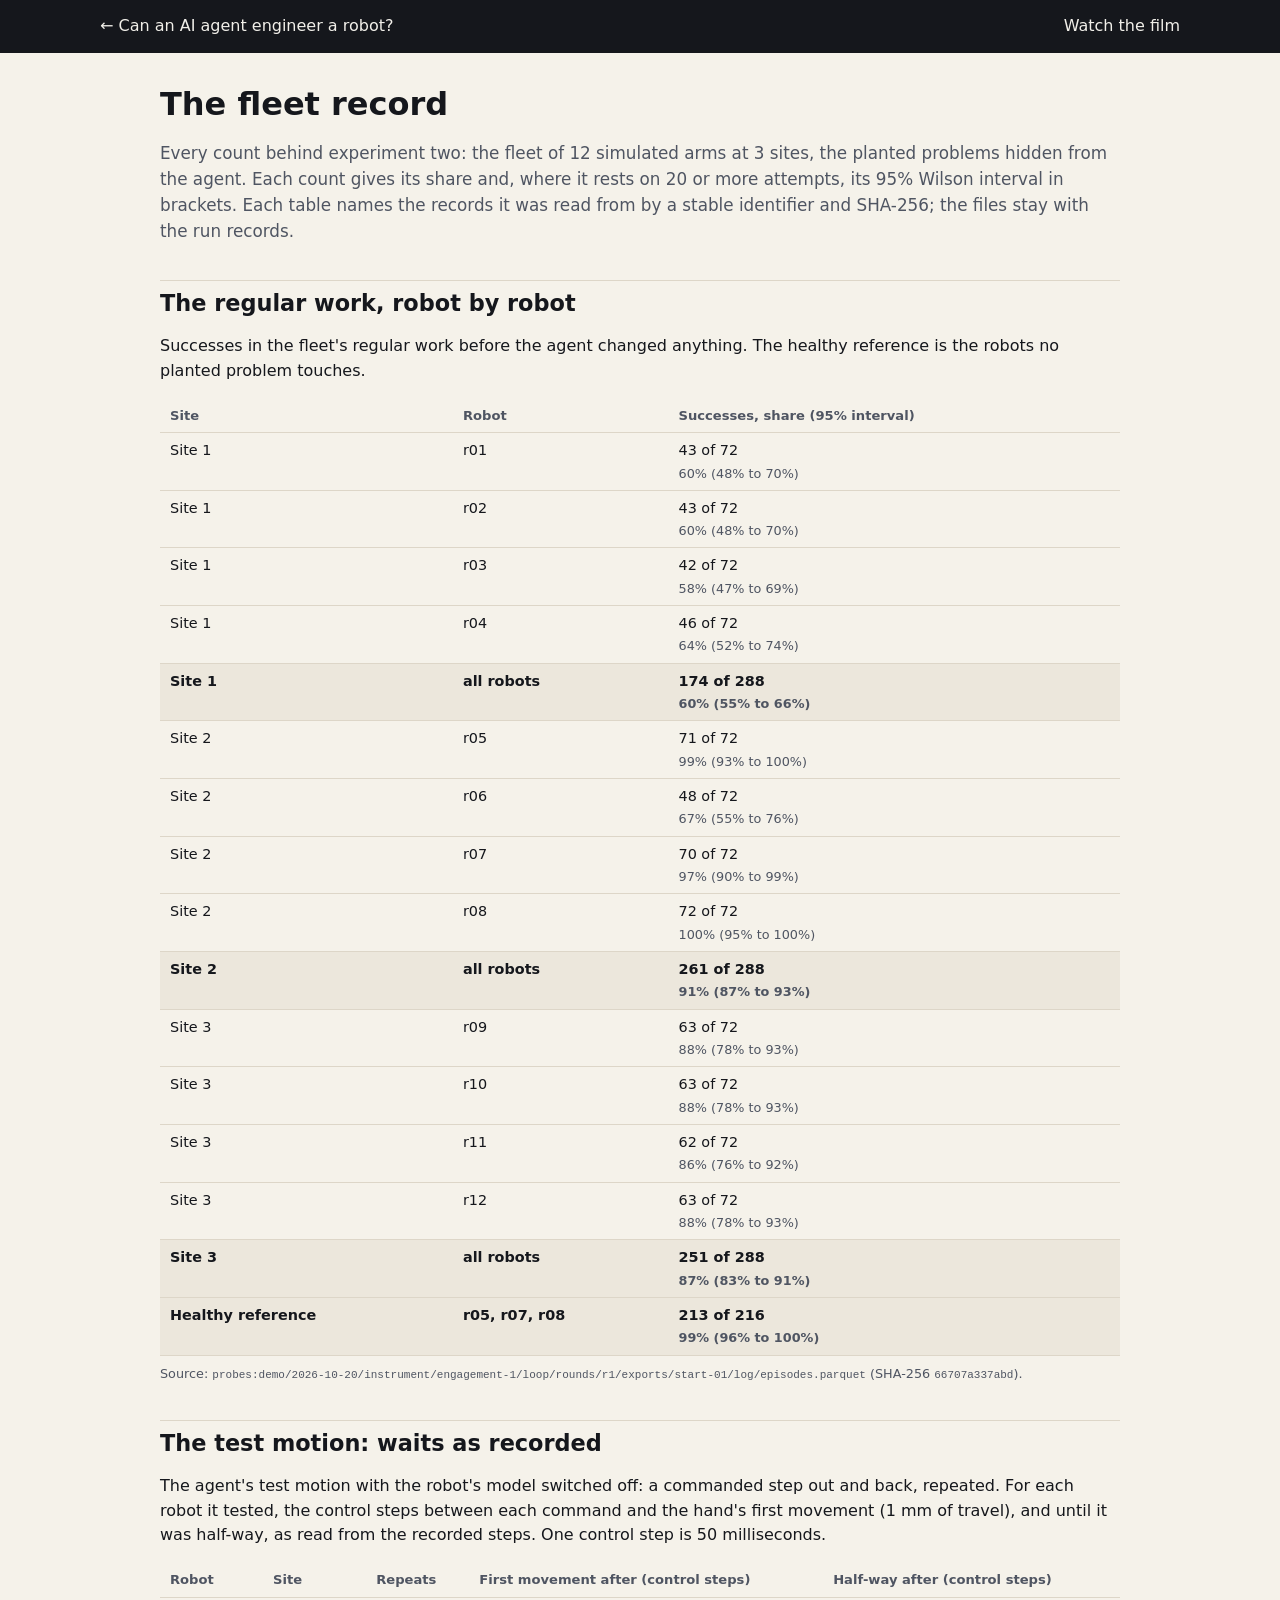
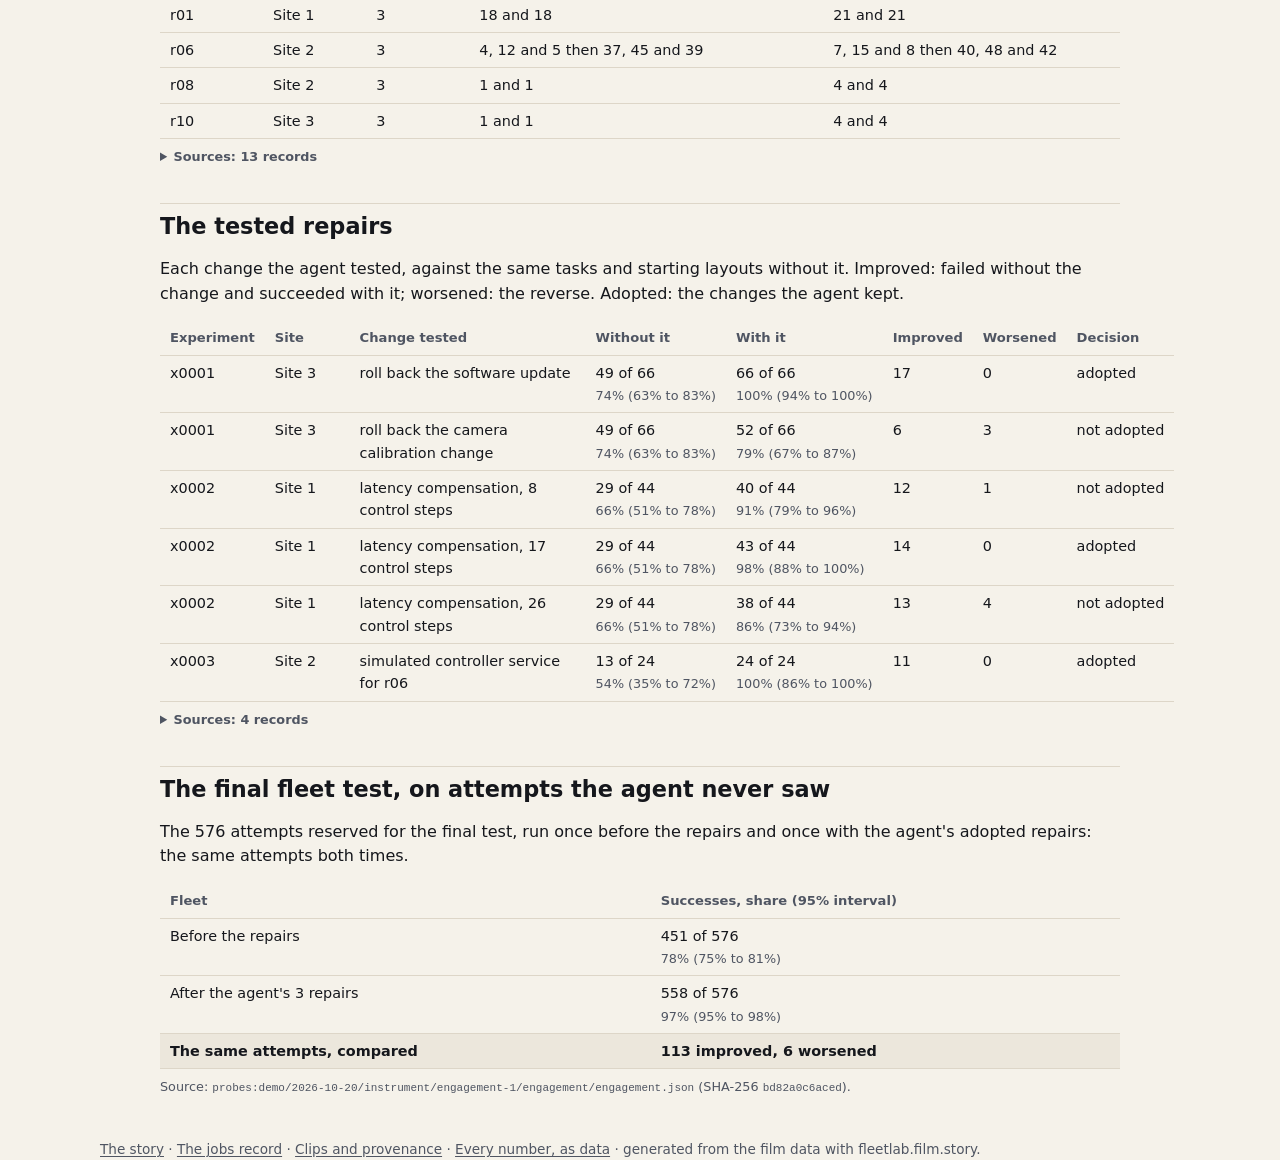
<file: fleet-record.html>
<!doctype html>
<html lang="en">
<head>
<meta charset="utf-8">
<meta name="viewport" content="width=device-width, initial-scale=1">
<title>The fleet record &middot; Can an AI agent engineer a robot?</title>
<meta name="generator" content="fleetlab.film-site/1">
<link rel="stylesheet" href="static/style.css">
</head>
<body class="page fleet-record">
<header class="top small">
  <div class="wrap bar">
    <a class="back" href="index.html">&larr; Can an AI agent engineer a robot?</a>
    <a class="watch" href="index.html#film">Watch the film</a>
  </div>
</header>
<main class="wrap prose">
<h1>The fleet record</h1>
<p class="record-lede">Every count behind experiment two: the fleet of 12 simulated arms at 3 sites, the planted problems hidden from the agent. Each count gives its share and, where it rests on 20 or more attempts, its 95% Wilson interval in brackets. Each table names the records it was read from by a stable identifier and SHA-256; the files stay with the run records.</p>
<h2>The regular work, robot by robot</h2>
<p>Successes in the fleet's regular work before the agent changed anything. The healthy reference is the robots no planted problem touches.</p>
<table class="record-table"><thead><tr><th>Site</th><th>Robot</th><th>Successes, share (95% interval)</th></tr></thead><tbody><tr><td>Site 1</td><td>r01</td><td>43 of 72<br><span class="ci">60% (48% to 70%)</span></td></tr><tr><td>Site 1</td><td>r02</td><td>43 of 72<br><span class="ci">60% (48% to 70%)</span></td></tr><tr><td>Site 1</td><td>r03</td><td>42 of 72<br><span class="ci">58% (47% to 69%)</span></td></tr><tr><td>Site 1</td><td>r04</td><td>46 of 72<br><span class="ci">64% (52% to 74%)</span></td></tr><tr class="total"><td>Site 1</td><td>all robots</td><td>174 of 288<br><span class="ci">60% (55% to 66%)</span></td></tr><tr><td>Site 2</td><td>r05</td><td>71 of 72<br><span class="ci">99% (93% to 100%)</span></td></tr><tr><td>Site 2</td><td>r06</td><td>48 of 72<br><span class="ci">67% (55% to 76%)</span></td></tr><tr><td>Site 2</td><td>r07</td><td>70 of 72<br><span class="ci">97% (90% to 99%)</span></td></tr><tr><td>Site 2</td><td>r08</td><td>72 of 72<br><span class="ci">100% (95% to 100%)</span></td></tr><tr class="total"><td>Site 2</td><td>all robots</td><td>261 of 288<br><span class="ci">91% (87% to 93%)</span></td></tr><tr><td>Site 3</td><td>r09</td><td>63 of 72<br><span class="ci">88% (78% to 93%)</span></td></tr><tr><td>Site 3</td><td>r10</td><td>63 of 72<br><span class="ci">88% (78% to 93%)</span></td></tr><tr><td>Site 3</td><td>r11</td><td>62 of 72<br><span class="ci">86% (76% to 92%)</span></td></tr><tr><td>Site 3</td><td>r12</td><td>63 of 72<br><span class="ci">88% (78% to 93%)</span></td></tr><tr class="total"><td>Site 3</td><td>all robots</td><td>251 of 288<br><span class="ci">87% (83% to 91%)</span></td></tr><tr class="total"><td>Healthy reference</td><td>r05, r07, r08</td><td>213 of 216<br><span class="ci">99% (96% to 100%)</span></td></tr></tbody></table>
<p class="source">Source: <code>probes:demo/2026-10-20/instrument/engagement-1/loop/rounds/r1/exports/start-01/log/episodes.parquet</code> (SHA-256 <code>66707a337abd</code>).</p>
<h2>The test motion: waits as recorded</h2>
<p>The agent's test motion with the robot's model switched off: a commanded step out and back, repeated. For each robot it tested, the control steps between each command and the hand's first movement (1 mm of travel), and until it was half-way, as read from the recorded steps. One control step is 50 milliseconds.</p>
<table class="record-table"><thead><tr><th>Robot</th><th>Site</th><th>Repeats</th><th>First movement after (control steps)</th><th>Half-way after (control steps)</th></tr></thead><tbody><tr><td>r01</td><td>Site 1</td><td>3</td><td>18 and 18</td><td>21 and 21</td></tr><tr><td>r06</td><td>Site 2</td><td>3</td><td>4, 12 and 5 then 37, 45 and 39</td><td>7, 15 and 8 then 40, 48 and 42</td></tr><tr><td>r08</td><td>Site 2</td><td>3</td><td>1 and 1</td><td>4 and 4</td></tr><tr><td>r10</td><td>Site 3</td><td>3</td><td>1 and 1</td><td>4 and 4</td></tr></tbody></table>
<details class="source"><summary>Sources: 13 records</summary><ul><li><code>probes:demo/2026-10-20/instrument/engagement-1/loop/rounds/r2/exports/start-02/log/probe_episodes.parquet</code> (SHA-256 <code>bf04fba5dbfc</code>)</li><li><code>probes:demo/2026-10-20/instrument/engagement-1/loop/rounds/r2/exports/start-02/log/probe_steps/e001729.parquet</code> (SHA-256 <code>29bc2bb47fb0</code>)</li><li><code>probes:demo/2026-10-20/instrument/engagement-1/loop/rounds/r2/exports/start-02/log/probe_steps/e001730.parquet</code> (SHA-256 <code>5e9808e9b2ea</code>)</li><li><code>probes:demo/2026-10-20/instrument/engagement-1/loop/rounds/r2/exports/start-02/log/probe_steps/e001731.parquet</code> (SHA-256 <code>772f81d272cb</code>)</li><li><code>probes:demo/2026-10-20/instrument/engagement-1/loop/rounds/r2/exports/start-02/log/probe_steps/e001732.parquet</code> (SHA-256 <code>4c754d7b0e0b</code>)</li><li><code>probes:demo/2026-10-20/instrument/engagement-1/loop/rounds/r2/exports/start-02/log/probe_steps/e001733.parquet</code> (SHA-256 <code>ecde7a11d844</code>)</li><li><code>probes:demo/2026-10-20/instrument/engagement-1/loop/rounds/r2/exports/start-02/log/probe_steps/e001734.parquet</code> (SHA-256 <code>88854cc944f2</code>)</li><li><code>probes:demo/2026-10-20/instrument/engagement-1/loop/rounds/r2/exports/start-02/log/probe_steps/e001735.parquet</code> (SHA-256 <code>e1a19b56baaa</code>)</li><li><code>probes:demo/2026-10-20/instrument/engagement-1/loop/rounds/r2/exports/start-02/log/probe_steps/e001736.parquet</code> (SHA-256 <code>fea3ec69c87c</code>)</li><li><code>probes:demo/2026-10-20/instrument/engagement-1/loop/rounds/r2/exports/start-02/log/probe_steps/e001737.parquet</code> (SHA-256 <code>0118dddf8864</code>)</li><li><code>probes:demo/2026-10-20/instrument/engagement-1/loop/rounds/r2/exports/start-02/log/probe_steps/e001738.parquet</code> (SHA-256 <code>aa1d88c30eb5</code>)</li><li><code>probes:demo/2026-10-20/instrument/engagement-1/loop/rounds/r2/exports/start-02/log/probe_steps/e001739.parquet</code> (SHA-256 <code>6fbb06923a35</code>)</li><li><code>probes:demo/2026-10-20/instrument/engagement-1/loop/rounds/r2/exports/start-02/log/probe_steps/e001740.parquet</code> (SHA-256 <code>c97889def1fe</code>)</li></ul></details>
<h2>The tested repairs</h2>
<p>Each change the agent tested, against the same tasks and starting layouts without it. Improved: failed without the change and succeeded with it; worsened: the reverse. Adopted: the changes the agent kept.</p>
<table class="record-table"><thead><tr><th>Experiment</th><th>Site</th><th>Change tested</th><th>Without it</th><th>With it</th><th>Improved</th><th>Worsened</th><th>Decision</th></tr></thead><tbody><tr><td>x0001</td><td>Site 3</td><td class="change">roll back the software update</td><td>49 of 66<br><span class="ci">74% (63% to 83%)</span></td><td>66 of 66<br><span class="ci">100% (94% to 100%)</span></td><td>17</td><td>0</td><td>adopted</td></tr><tr><td>x0001</td><td>Site 3</td><td class="change">roll back the camera calibration change</td><td>49 of 66<br><span class="ci">74% (63% to 83%)</span></td><td>52 of 66<br><span class="ci">79% (67% to 87%)</span></td><td>6</td><td>3</td><td>not adopted</td></tr><tr><td>x0002</td><td>Site 1</td><td class="change">latency compensation, 8 control steps</td><td>29 of 44<br><span class="ci">66% (51% to 78%)</span></td><td>40 of 44<br><span class="ci">91% (79% to 96%)</span></td><td>12</td><td>1</td><td>not adopted</td></tr><tr><td>x0002</td><td>Site 1</td><td class="change">latency compensation, 17 control steps</td><td>29 of 44<br><span class="ci">66% (51% to 78%)</span></td><td>43 of 44<br><span class="ci">98% (88% to 100%)</span></td><td>14</td><td>0</td><td>adopted</td></tr><tr><td>x0002</td><td>Site 1</td><td class="change">latency compensation, 26 control steps</td><td>29 of 44<br><span class="ci">66% (51% to 78%)</span></td><td>38 of 44<br><span class="ci">86% (73% to 94%)</span></td><td>13</td><td>4</td><td>not adopted</td></tr><tr><td>x0003</td><td>Site 2</td><td class="change">simulated controller service for r06</td><td>13 of 24<br><span class="ci">54% (35% to 72%)</span></td><td>24 of 24<br><span class="ci">100% (86% to 100%)</span></td><td>11</td><td>0</td><td>adopted</td></tr></tbody></table>
<details class="source"><summary>Sources: 4 records</summary><ul><li><code>probes:demo/2026-10-20/instrument/engagement-1/loop/rounds/r2/exports/start-02/log/episodes.parquet</code> (SHA-256 <code>b565a97c0726</code>)</li><li><code>probes:demo/2026-10-20/instrument/engagement-1/engagement/w08-20261019T224617-a1f33d/outbox/experiments.jsonl</code> (SHA-256 <code>2b2225e2233e</code>)</li><li><code>probes:demo/2026-10-20/instrument/engagement-1/engagement/w08-20261019T224617-a1f33d/results/experiments.jsonl</code> (SHA-256 <code>0710c8cec044</code>)</li><li><code>probes:demo/2026-10-20/instrument/engagement-1/engagement/engagement.json</code> (SHA-256 <code>bd82a0c6aced</code>)</li></ul></details>
<h2>The final fleet test, on attempts the agent never saw</h2>
<p>The 576 attempts reserved for the final test, run once before the repairs and once with the agent's adopted repairs: the same attempts both times.</p>
<table class="record-table"><thead><tr><th>Fleet</th><th>Successes, share (95% interval)</th></tr></thead><tbody><tr><td>Before the repairs</td><td>451 of 576<br><span class="ci">78% (75% to 81%)</span></td></tr><tr><td>After the agent&#x27;s 3 repairs</td><td>558 of 576<br><span class="ci">97% (95% to 98%)</span></td></tr><tr class="total"><td>The same attempts, compared</td><td>113 improved, 6 worsened</td></tr></tbody></table>
<p class="source">Source: <code>probes:demo/2026-10-20/instrument/engagement-1/engagement/engagement.json</code> (SHA-256 <code>bd82a0c6aced</code>).</p>
</main>
<footer class="wrap">
  <a href="index.html">The story</a> &middot;
  <a href="record/index.html">The jobs record</a> &middot;
  <a href="sources.html">Clips and provenance</a> &middot;
  <a href="story-values.json">Every number, as data</a> &middot;
  generated from the film data with fleetlab.film.story.
</footer>
</body>
</html>
</file>
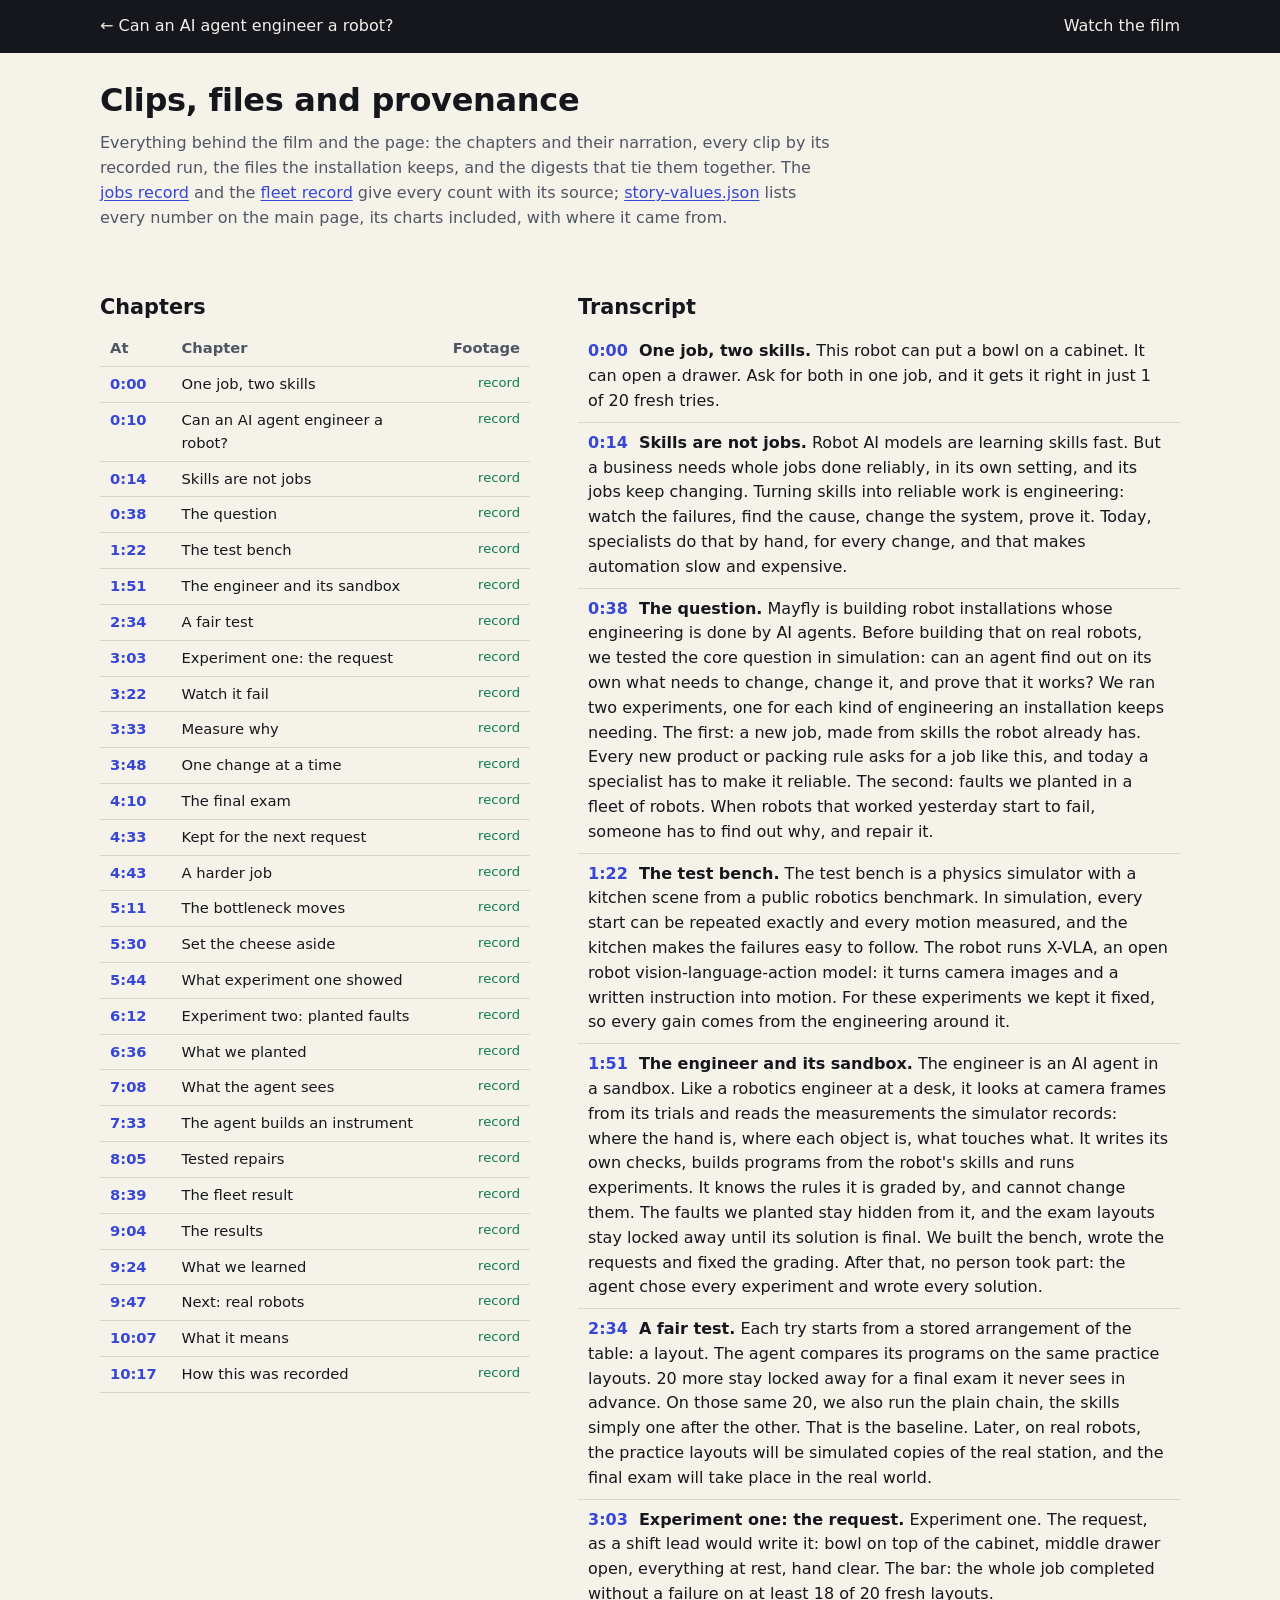
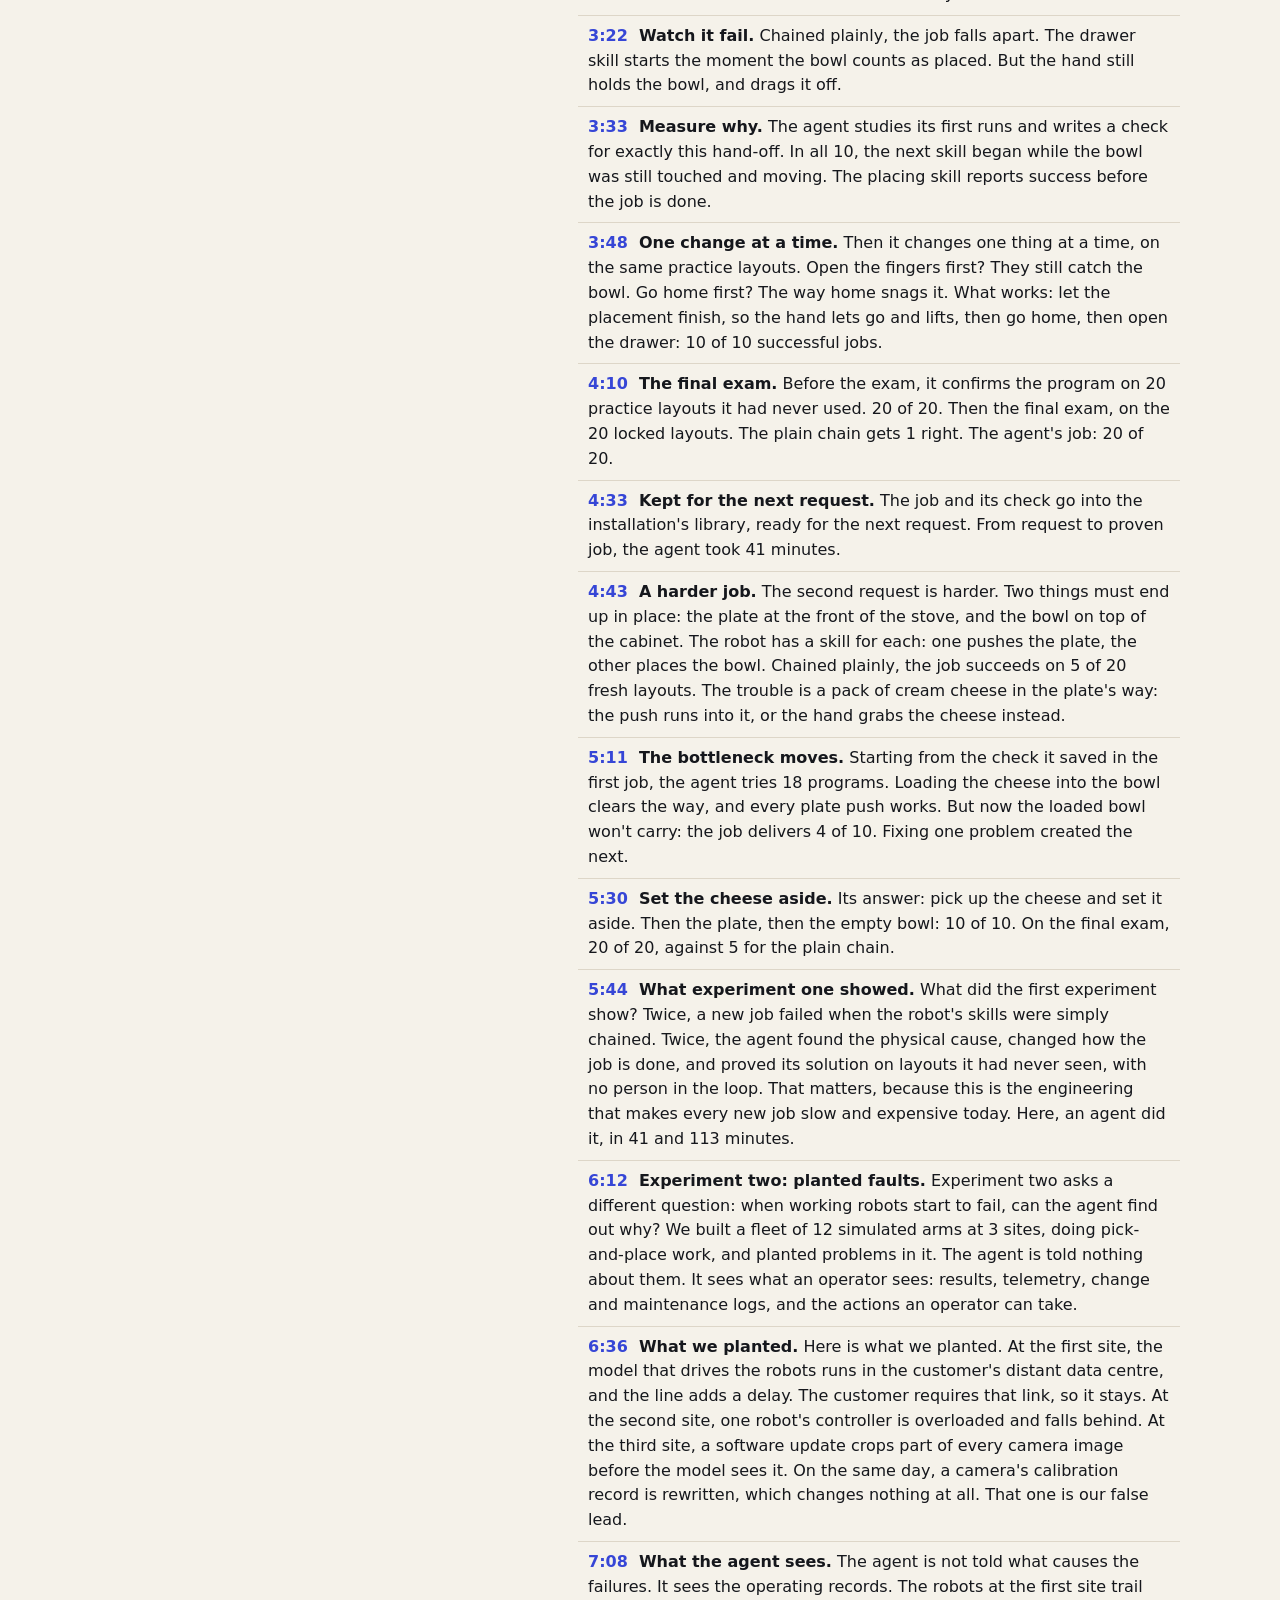
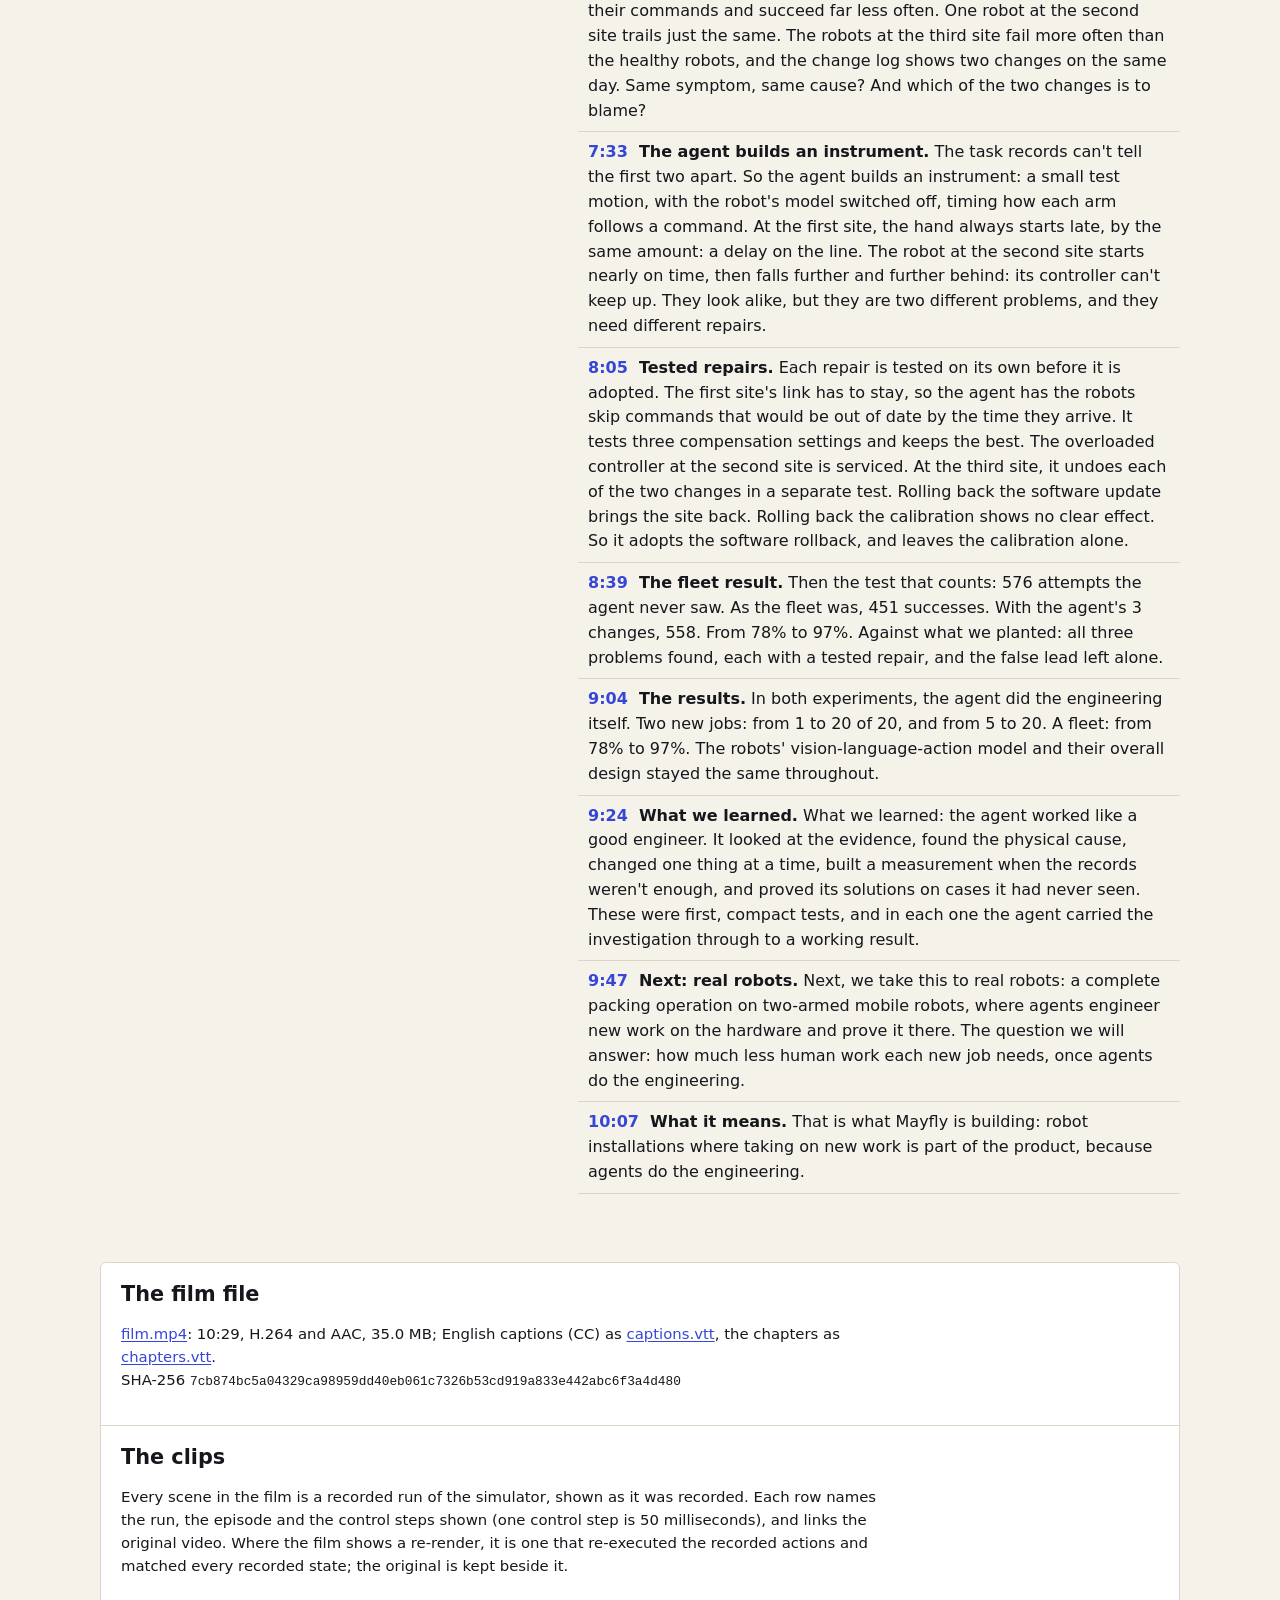
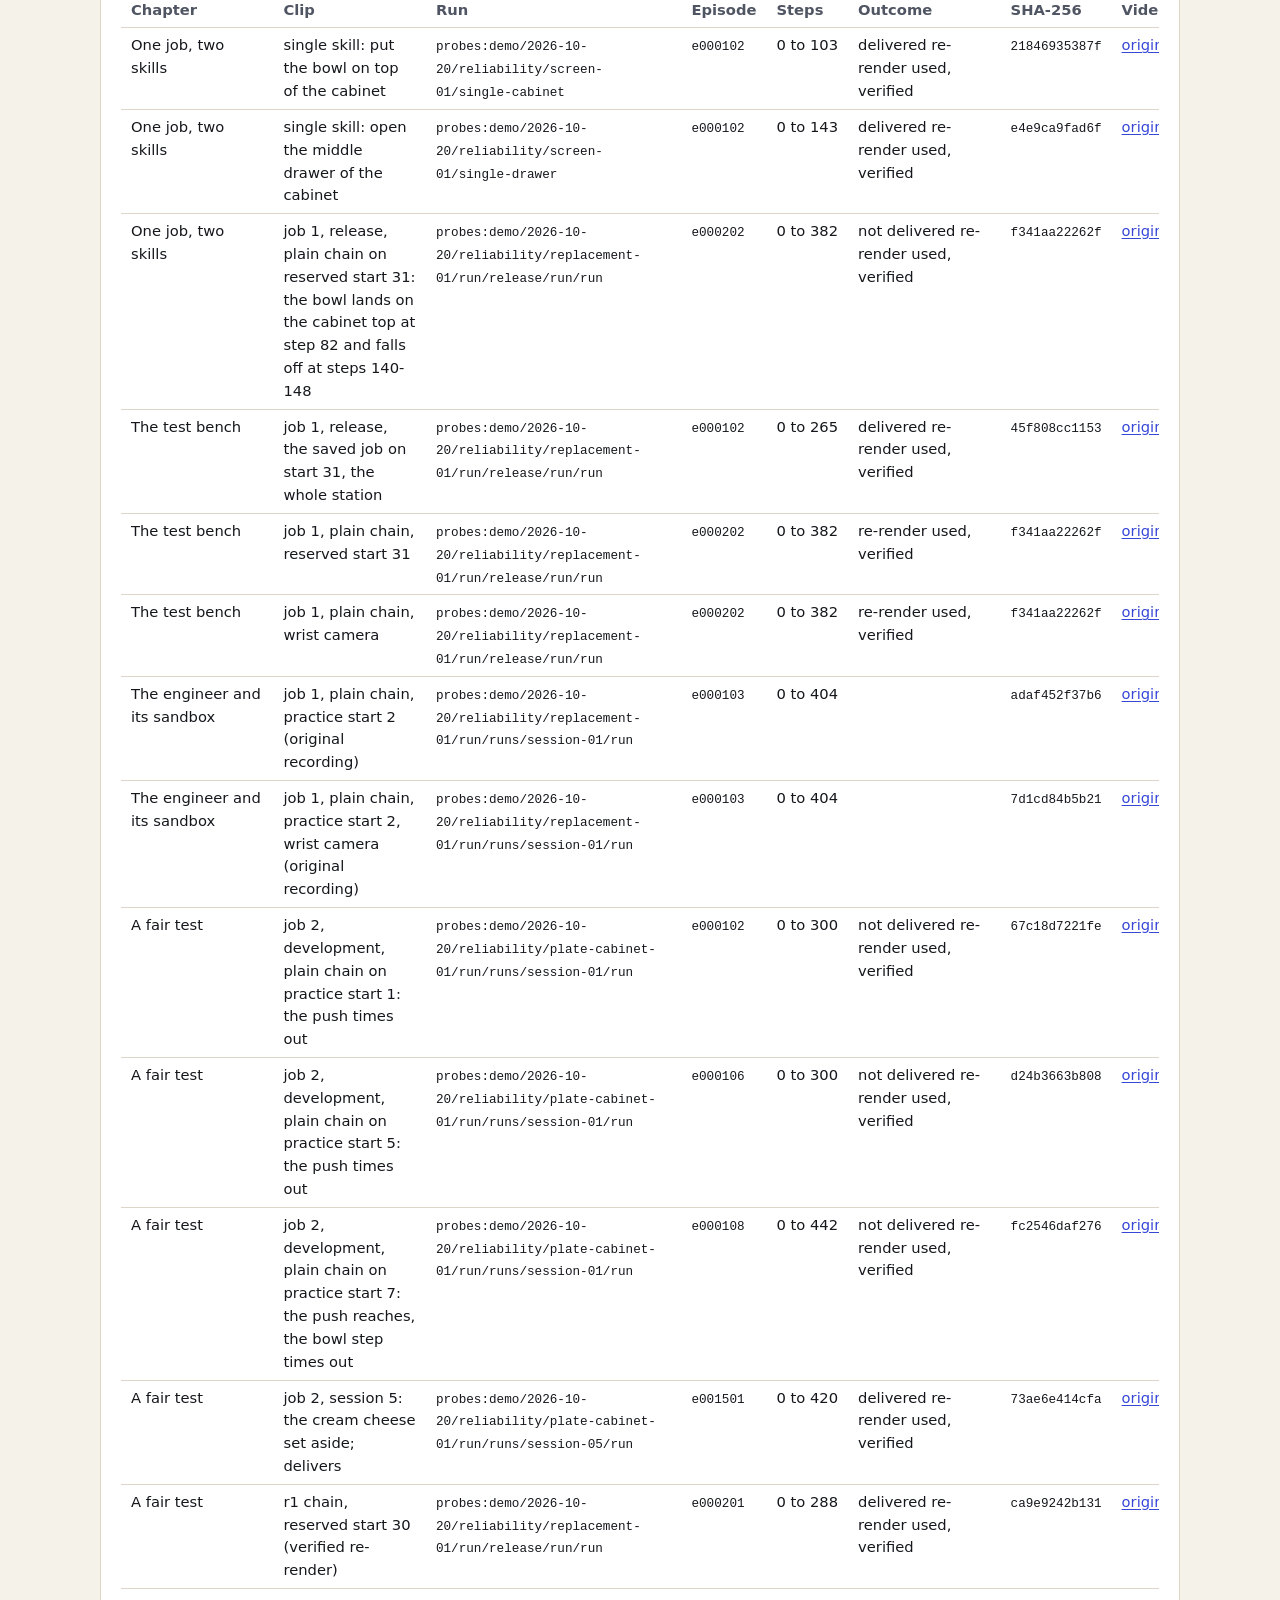
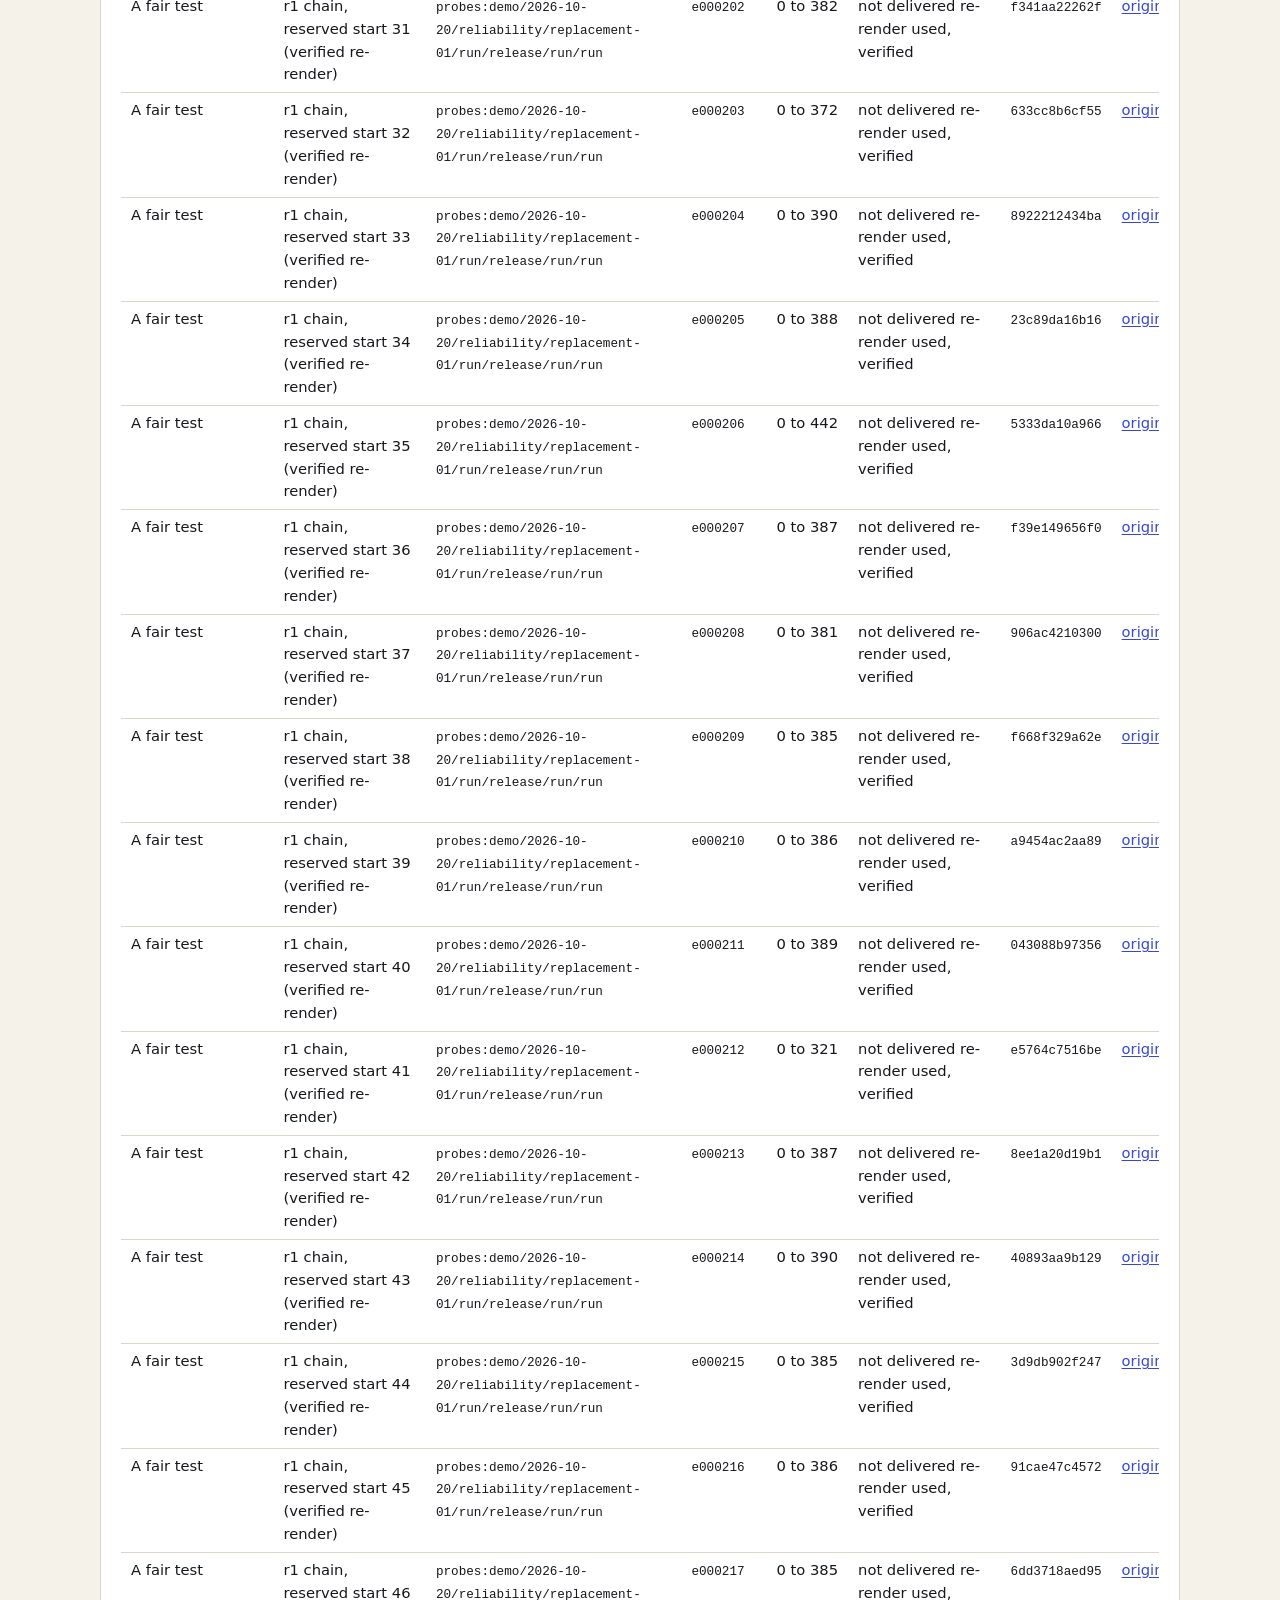
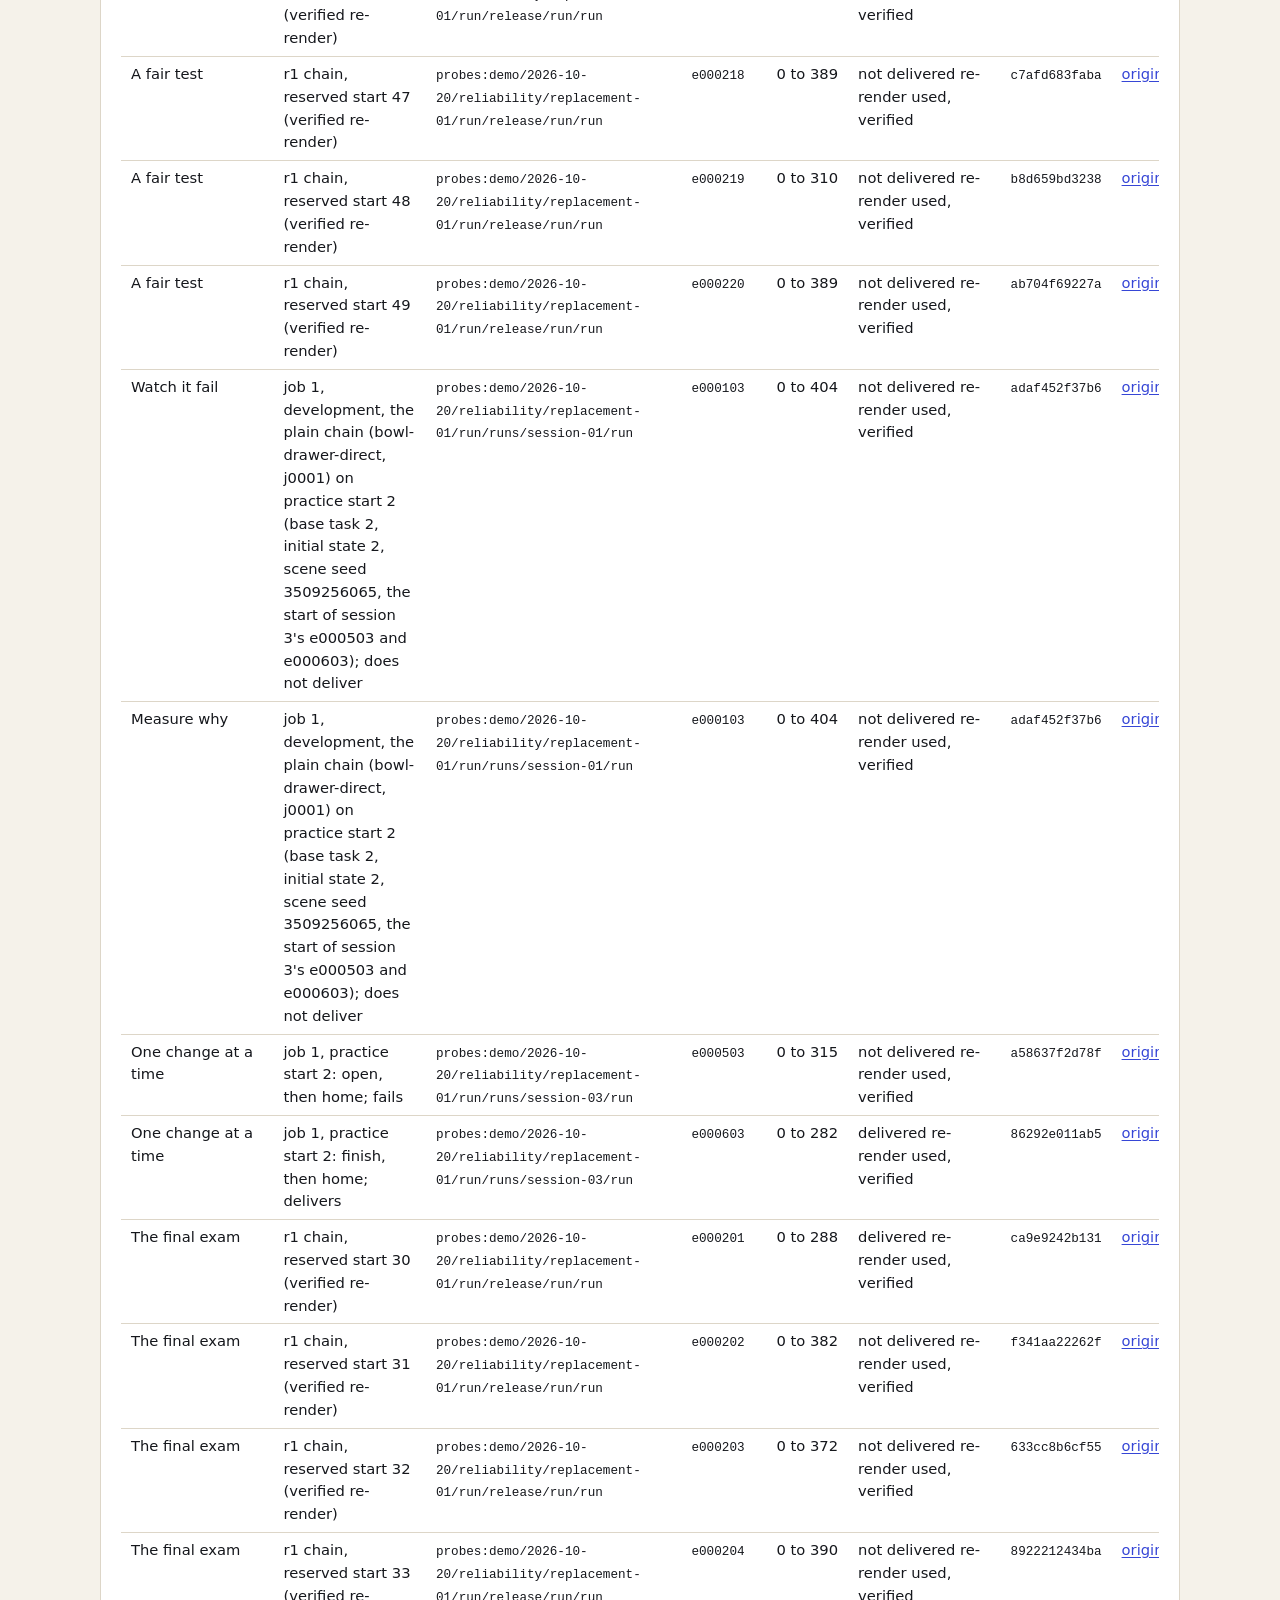
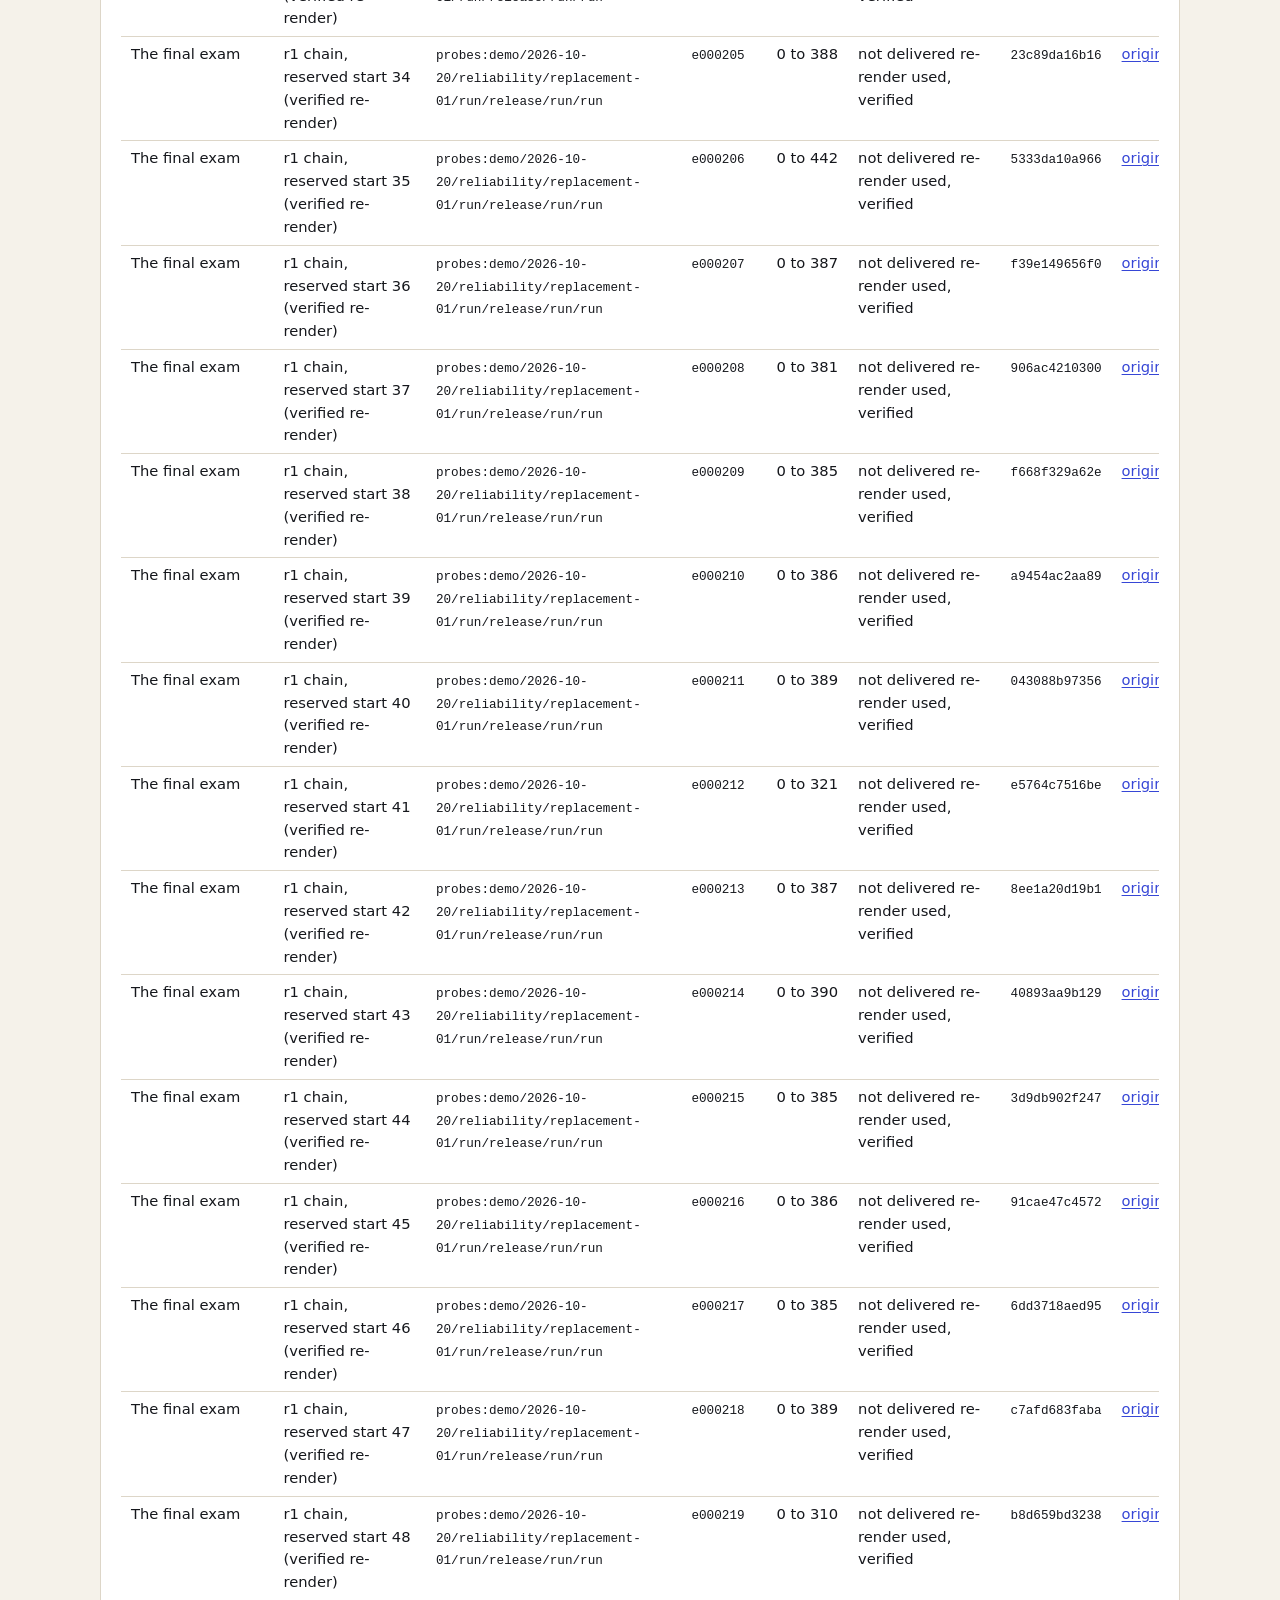
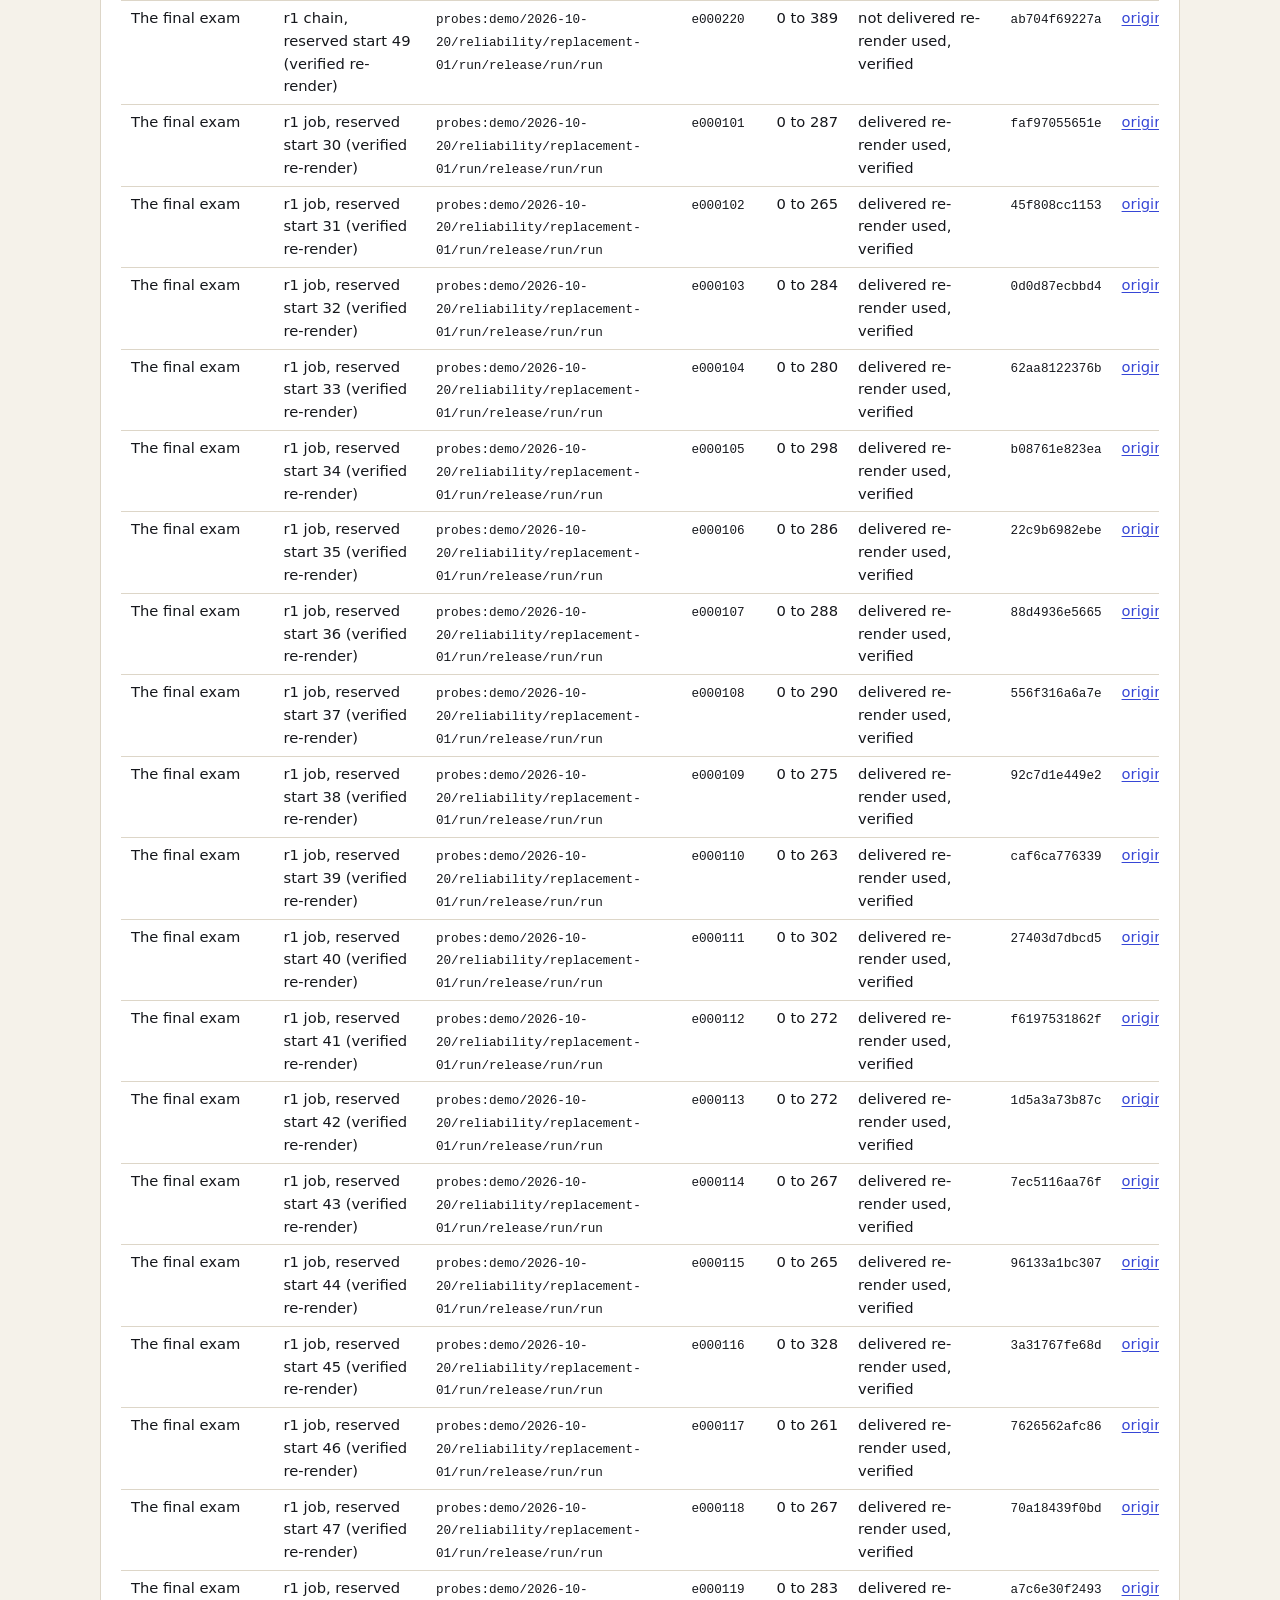
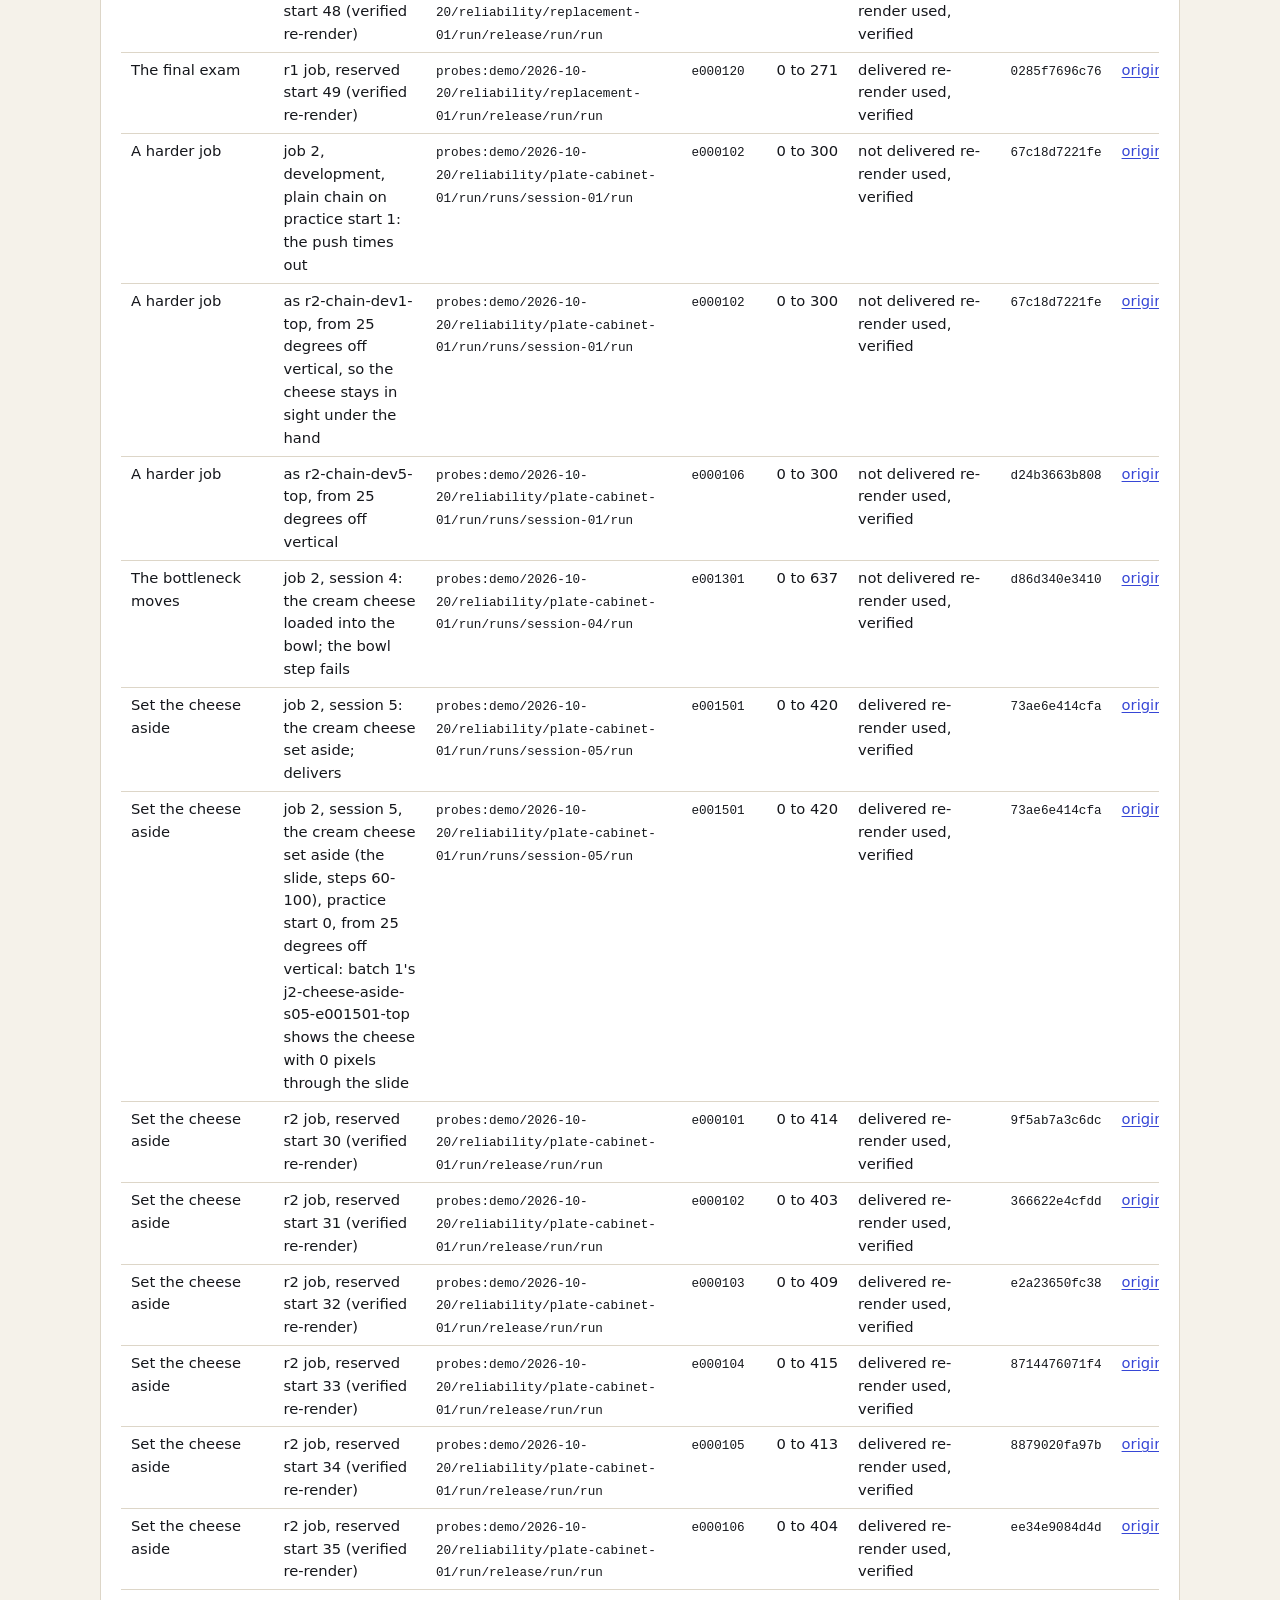
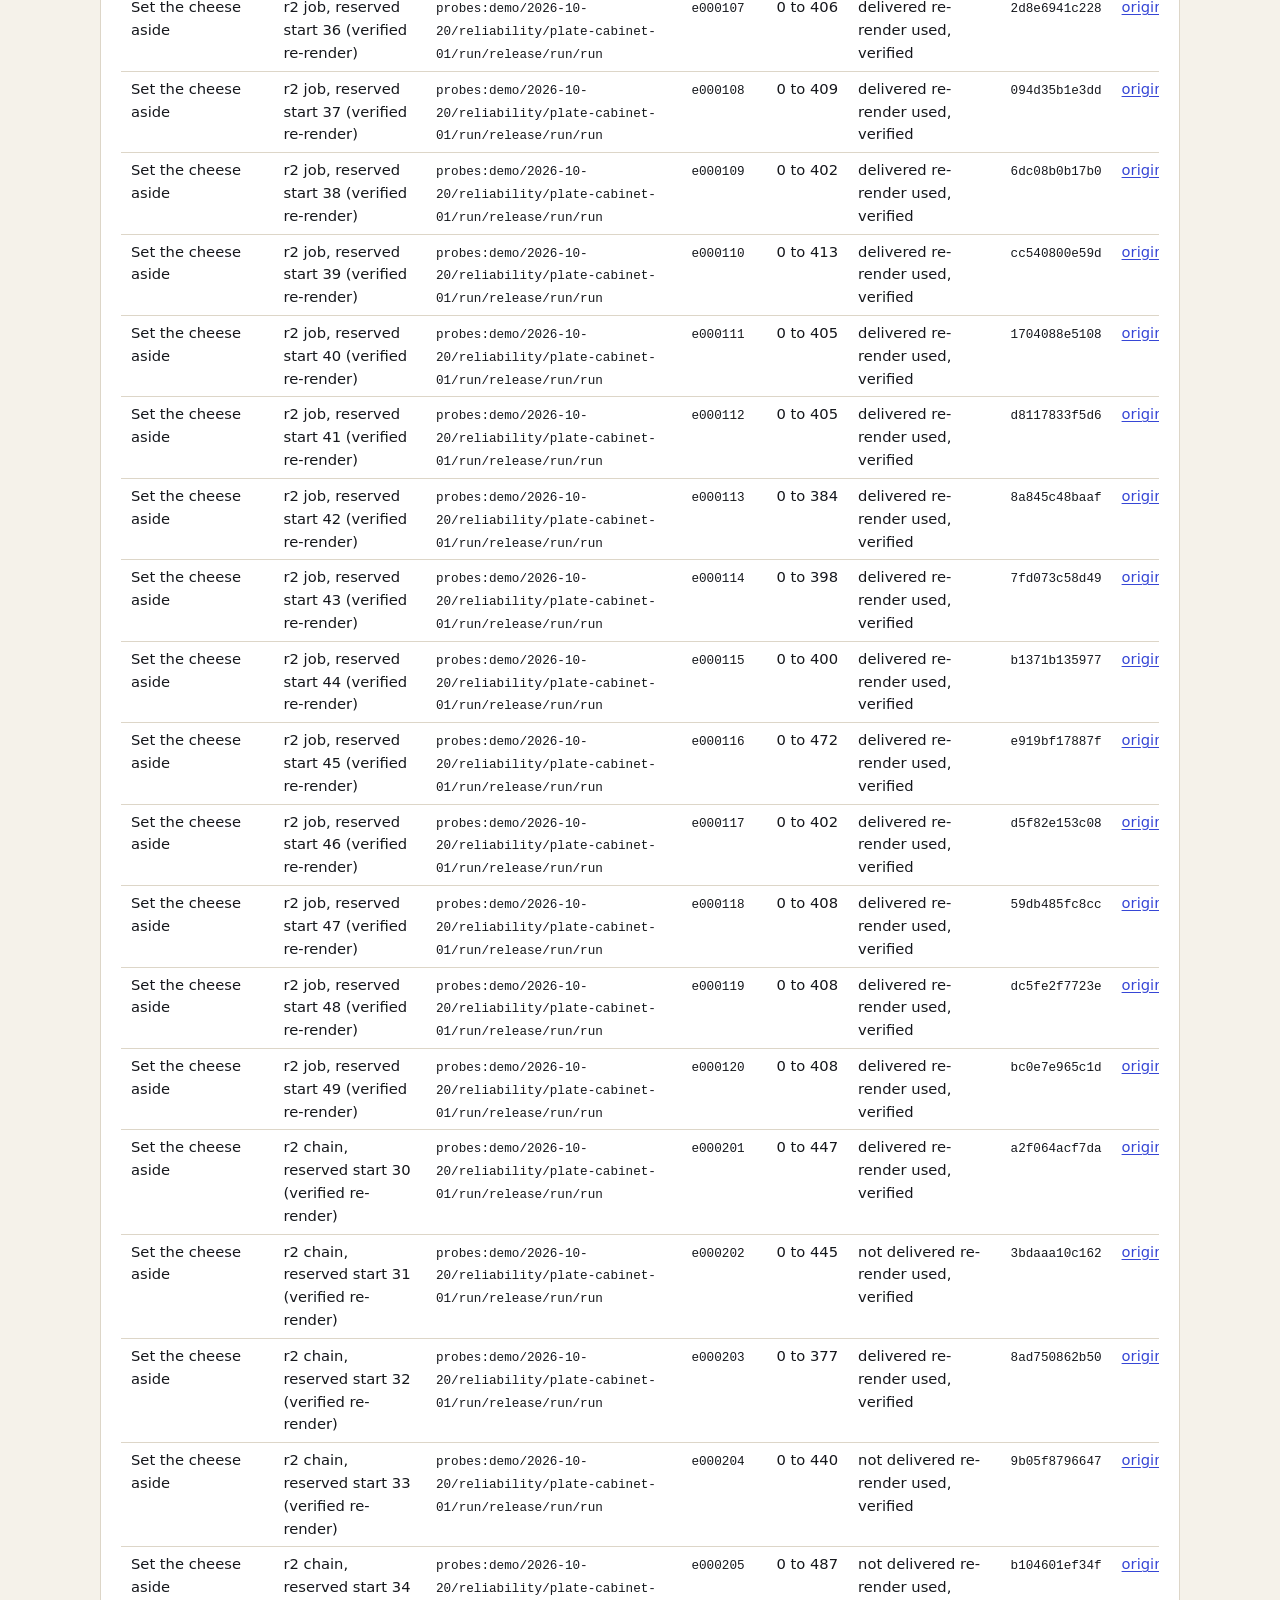
<file: sources.html>
<!doctype html>
<html lang="en">
<head>
<meta charset="utf-8">
<meta name="viewport" content="width=device-width, initial-scale=1">
<title>Clips, files and provenance &middot; Can an AI agent engineer a robot?</title>
<meta name="generator" content="fleetlab.film-site/1">
<link rel="stylesheet" href="static/style.css">
</head>
<body class="page sources">
<header class="top small">
  <div class="wrap bar">
    <a class="back" href="index.html">&larr; Can an AI agent engineer a robot?</a>
    <a class="watch" href="index.html#film">Watch the film</a>
  </div>
</header>
<main class="wrap">
  <h1 class="page-title">Clips, files and provenance</h1>
  <p class="page-lede">Everything behind the film and the page: the chapters and their
  narration, every clip by its recorded run, the files the installation keeps, and the
  digests that tie them together. The <a href="record/index.html">jobs record</a> and the
  <a href="fleet-record.html">fleet record</a> give every count with its source;
  <a href="story-values.json">story-values.json</a> lists every number on the main page, its
  charts included, with where it came from.</p>

  <div class="guide">
    <section class="chapters" aria-labelledby="chapters-heading">
      <h2 id="chapters-heading">Chapters</h2>
      <table class="beats">
        <thead><tr><th>At</th><th>Story</th><th>Chapter</th><th>Footage</th></tr></thead>
        <tbody>
<tr><td><a href="film/film.mp4#t=0.0" data-t="0.0">0:00</a></td><td>Why we ran these experiments</td><td>One job, two skills</td><td class="status status-record">record</td></tr>
<tr><td><a href="film/film.mp4#t=10.73" data-t="10.73">0:10</a></td><td>Why we ran these experiments</td><td>Can an AI agent engineer a robot?</td><td class="status status-record">record</td></tr>
<tr><td><a href="film/film.mp4#t=14.27" data-t="14.27">0:14</a></td><td>Why we ran these experiments</td><td>Skills are not jobs</td><td class="status status-record">record</td></tr>
<tr><td><a href="film/film.mp4#t=38.77" data-t="38.77">0:38</a></td><td>Why we ran these experiments</td><td>The question</td><td class="status status-record">record</td></tr>
<tr><td><a href="film/film.mp4#t=82.77" data-t="82.77">1:22</a></td><td>The test bench and the rules</td><td>The test bench</td><td class="status status-record">record</td></tr>
<tr><td><a href="film/film.mp4#t=111.93" data-t="111.93">1:51</a></td><td>The test bench and the rules</td><td>The engineer and its sandbox</td><td class="status status-record">record</td></tr>
<tr><td><a href="film/film.mp4#t=154.37" data-t="154.37">2:34</a></td><td>The test bench and the rules</td><td>A fair test</td><td class="status status-record">record</td></tr>
<tr><td><a href="film/film.mp4#t=183.47" data-t="183.47">3:03</a></td><td>Experiment one: a new job from existing skills</td><td>Experiment one: the request</td><td class="status status-record">record</td></tr>
<tr><td><a href="film/film.mp4#t=202.07" data-t="202.07">3:22</a></td><td>Experiment one: a new job from existing skills</td><td>Watch it fail</td><td class="status status-record">record</td></tr>
<tr><td><a href="film/film.mp4#t=213.67" data-t="213.67">3:33</a></td><td>Experiment one: a new job from existing skills</td><td>Measure why</td><td class="status status-record">record</td></tr>
<tr><td><a href="film/film.mp4#t=228.17" data-t="228.17">3:48</a></td><td>Experiment one: a new job from existing skills</td><td>One change at a time</td><td class="status status-record">record</td></tr>
<tr><td><a href="film/film.mp4#t=250.87" data-t="250.87">4:10</a></td><td>Experiment one: a new job from existing skills</td><td>The final exam</td><td class="status status-record">record</td></tr>
<tr><td><a href="film/film.mp4#t=273.03" data-t="273.03">4:33</a></td><td>Experiment one: a new job from existing skills</td><td>Kept for the next request</td><td class="status status-record">record</td></tr>
<tr><td><a href="film/film.mp4#t=283.5" data-t="283.5">4:43</a></td><td>Experiment one: a new job from existing skills</td><td>A harder job</td><td class="status status-record">record</td></tr>
<tr><td><a href="film/film.mp4#t=311.97" data-t="311.97">5:11</a></td><td>Experiment one: a new job from existing skills</td><td>The bottleneck moves</td><td class="status status-record">record</td></tr>
<tr><td><a href="film/film.mp4#t=330.23" data-t="330.23">5:30</a></td><td>Experiment one: a new job from existing skills</td><td>Set the cheese aside</td><td class="status status-record">record</td></tr>
<tr><td><a href="film/film.mp4#t=344.0" data-t="344.0">5:44</a></td><td>Experiment one: a new job from existing skills</td><td>What experiment one showed</td><td class="status status-record">record</td></tr>
<tr><td><a href="film/film.mp4#t=372.3" data-t="372.3">6:12</a></td><td>Experiment two: faults planted in a fleet</td><td>Experiment two: planted faults</td><td class="status status-record">record</td></tr>
<tr><td><a href="film/film.mp4#t=396.83" data-t="396.83">6:36</a></td><td>Experiment two: faults planted in a fleet</td><td>What we planted</td><td class="status status-record">record</td></tr>
<tr><td><a href="film/film.mp4#t=428.0" data-t="428.0">7:08</a></td><td>Experiment two: faults planted in a fleet</td><td>What the agent sees</td><td class="status status-record">record</td></tr>
<tr><td><a href="film/film.mp4#t=453.97" data-t="453.97">7:33</a></td><td>Experiment two: faults planted in a fleet</td><td>The agent builds an instrument</td><td class="status status-record">record</td></tr>
<tr><td><a href="film/film.mp4#t=485.93" data-t="485.93">8:05</a></td><td>Experiment two: faults planted in a fleet</td><td>Tested repairs</td><td class="status status-record">record</td></tr>
<tr><td><a href="film/film.mp4#t=519.73" data-t="519.73">8:39</a></td><td>Experiment two: faults planted in a fleet</td><td>The fleet result</td><td class="status status-record">record</td></tr>
<tr><td><a href="film/film.mp4#t=544.37" data-t="544.37">9:04</a></td><td>What we learned, and what comes next</td><td>The results</td><td class="status status-record">record</td></tr>
<tr><td><a href="film/film.mp4#t=564.07" data-t="564.07">9:24</a></td><td>What we learned, and what comes next</td><td>What we learned</td><td class="status status-record">record</td></tr>
<tr><td><a href="film/film.mp4#t=587.93" data-t="587.93">9:47</a></td><td>What we learned, and what comes next</td><td>Next: real robots</td><td class="status status-record">record</td></tr>
<tr><td><a href="film/film.mp4#t=607.03" data-t="607.03">10:07</a></td><td>What we learned, and what comes next</td><td>What it means</td><td class="status status-record">record</td></tr>
<tr><td><a href="film/film.mp4#t=617.1" data-t="617.1">10:17</a></td><td>What we learned, and what comes next</td><td>How this was recorded</td><td class="status status-record">record</td></tr>
        </tbody>
      </table>
    </section>

    <section class="transcript-section" aria-labelledby="transcript-heading">
      <h2 id="transcript-heading">Transcript</h2>
      <div class="transcript">
<p><a href="film/film.mp4#t=0.0" data-t="0.0">0:00</a> <strong>One job, two skills.</strong> This robot can put a bowl on a cabinet. It can open a drawer. Ask for both in one job, and it gets it right in just 1 of 20 fresh tries.</p>
<p><a href="film/film.mp4#t=14.27" data-t="14.27">0:14</a> <strong>Skills are not jobs.</strong> Robot AI models are learning skills fast. But a business needs whole jobs done reliably, in its own setting, and its jobs keep changing. Turning skills into reliable work is engineering: watch the failures, find the cause, change the system, prove it. Today, specialists do that by hand, for every change, and that makes automation slow and expensive.</p>
<p><a href="film/film.mp4#t=38.77" data-t="38.77">0:38</a> <strong>The question.</strong> Mayfly is building robot installations whose engineering is done by AI agents. Before building that on real robots, we tested the core question in simulation: can an agent find out on its own what needs to change, change it, and prove that it works? We ran two experiments, one for each kind of engineering an installation keeps needing. The first: a new job, made from skills the robot already has. Every new product or packing rule asks for a job like this, and today a specialist has to make it reliable. The second: faults we planted in a fleet of robots. When robots that worked yesterday start to fail, someone has to find out why, and repair it.</p>
<p><a href="film/film.mp4#t=82.77" data-t="82.77">1:22</a> <strong>The test bench.</strong> The test bench is a physics simulator with a kitchen scene from a public robotics benchmark. In simulation, every start can be repeated exactly and every motion measured, and the kitchen makes the failures easy to follow. The robot runs X-VLA, an open robot vision-language-action model: it turns camera images and a written instruction into motion. For these experiments we kept it fixed, so every gain comes from the engineering around it.</p>
<p><a href="film/film.mp4#t=111.93" data-t="111.93">1:51</a> <strong>The engineer and its sandbox.</strong> The engineer is an AI agent in a sandbox. Like a robotics engineer at a desk, it looks at camera frames from its trials and reads the measurements the simulator records: where the hand is, where each object is, what touches what. It writes its own checks, builds programs from the robot&#x27;s skills and runs experiments. It knows the rules it is graded by, and cannot change them. The faults we planted stay hidden from it, and the exam layouts stay locked away until its solution is final. We built the bench, wrote the requests and fixed the grading. After that, no person took part: the agent chose every experiment and wrote every solution.</p>
<p><a href="film/film.mp4#t=154.37" data-t="154.37">2:34</a> <strong>A fair test.</strong> Each try starts from a stored arrangement of the table: a layout. The agent compares its programs on the same practice layouts. 20 more stay locked away for a final exam it never sees in advance. On those same 20, we also run the plain chain, the skills simply one after the other. That is the baseline. Later, on real robots, the practice layouts will be simulated copies of the real station, and the final exam will take place in the real world.</p>
<p><a href="film/film.mp4#t=183.47" data-t="183.47">3:03</a> <strong>Experiment one: the request.</strong> Experiment one. The request, as a shift lead would write it: bowl on top of the cabinet, middle drawer open, everything at rest, hand clear. The bar: the whole job completed without a failure on at least 18 of 20 fresh layouts.</p>
<p><a href="film/film.mp4#t=202.07" data-t="202.07">3:22</a> <strong>Watch it fail.</strong> Chained plainly, the job falls apart. The drawer skill starts the moment the bowl counts as placed. But the hand still holds the bowl, and drags it off.</p>
<p><a href="film/film.mp4#t=213.67" data-t="213.67">3:33</a> <strong>Measure why.</strong> The agent studies its first runs and writes a check for exactly this hand-off. In all 10, the next skill began while the bowl was still touched and moving. The placing skill reports success before the job is done.</p>
<p><a href="film/film.mp4#t=228.17" data-t="228.17">3:48</a> <strong>One change at a time.</strong> Then it changes one thing at a time, on the same practice layouts. Open the fingers first? They still catch the bowl. Go home first? The way home snags it. What works: let the placement finish, so the hand lets go and lifts, then go home, then open the drawer: 10 of 10 successful jobs.</p>
<p><a href="film/film.mp4#t=250.87" data-t="250.87">4:10</a> <strong>The final exam.</strong> Before the exam, it confirms the program on 20 practice layouts it had never used. 20 of 20. Then the final exam, on the 20 locked layouts. The plain chain gets 1 right. The agent&#x27;s job: 20 of 20.</p>
<p><a href="film/film.mp4#t=273.03" data-t="273.03">4:33</a> <strong>Kept for the next request.</strong> The job and its check go into the installation&#x27;s library, ready for the next request. From request to proven job, the agent took 41 minutes.</p>
<p><a href="film/film.mp4#t=283.5" data-t="283.5">4:43</a> <strong>A harder job.</strong> The second request is harder. Two things must end up in place: the plate at the front of the stove, and the bowl on top of the cabinet. The robot has a skill for each: one pushes the plate, the other places the bowl. Chained plainly, the job succeeds on 5 of 20 fresh layouts. The trouble is a pack of cream cheese in the plate&#x27;s way: the push runs into it, or the hand grabs the cheese instead.</p>
<p><a href="film/film.mp4#t=311.97" data-t="311.97">5:11</a> <strong>The bottleneck moves.</strong> Starting from the check it saved in the first job, the agent tries 18 programs. Loading the cheese into the bowl clears the way, and every plate push works. But now the loaded bowl won&#x27;t carry: the job delivers 4 of 10. Fixing one problem created the next.</p>
<p><a href="film/film.mp4#t=330.23" data-t="330.23">5:30</a> <strong>Set the cheese aside.</strong> Its answer: pick up the cheese and set it aside. Then the plate, then the empty bowl: 10 of 10. On the final exam, 20 of 20, against 5 for the plain chain.</p>
<p><a href="film/film.mp4#t=344.0" data-t="344.0">5:44</a> <strong>What experiment one showed.</strong> What did the first experiment show? Twice, a new job failed when the robot&#x27;s skills were simply chained. Twice, the agent found the physical cause, changed how the job is done, and proved its solution on layouts it had never seen, with no person in the loop. That matters, because this is the engineering that makes every new job slow and expensive today. Here, an agent did it, in 41 and 113 minutes.</p>
<p><a href="film/film.mp4#t=372.3" data-t="372.3">6:12</a> <strong>Experiment two: planted faults.</strong> Experiment two asks a different question: when working robots start to fail, can the agent find out why? We built a fleet of 12 simulated arms at 3 sites, doing pick-and-place work, and planted problems in it. The agent is told nothing about them. It sees what an operator sees: results, telemetry, change and maintenance logs, and the actions an operator can take.</p>
<p><a href="film/film.mp4#t=396.83" data-t="396.83">6:36</a> <strong>What we planted.</strong> Here is what we planted. At the first site, the model that drives the robots runs in the customer&#x27;s distant data centre, and the line adds a delay. The customer requires that link, so it stays. At the second site, one robot&#x27;s controller is overloaded and falls behind. At the third site, a software update crops part of every camera image before the model sees it. On the same day, a camera&#x27;s calibration record is rewritten, which changes nothing at all. That one is our false lead.</p>
<p><a href="film/film.mp4#t=428.0" data-t="428.0">7:08</a> <strong>What the agent sees.</strong> The agent is not told what causes the failures. It sees the operating records. The robots at the first site trail their commands and succeed far less often. One robot at the second site trails just the same. The robots at the third site fail more often than the healthy robots, and the change log shows two changes on the same day. Same symptom, same cause? And which of the two changes is to blame?</p>
<p><a href="film/film.mp4#t=453.97" data-t="453.97">7:33</a> <strong>The agent builds an instrument.</strong> The task records can&#x27;t tell the first two apart. So the agent builds an instrument: a small test motion, with the robot&#x27;s model switched off, timing how each arm follows a command. At the first site, the hand always starts late, by the same amount: a delay on the line. The robot at the second site starts nearly on time, then falls further and further behind: its controller can&#x27;t keep up. They look alike, but they are two different problems, and they need different repairs.</p>
<p><a href="film/film.mp4#t=485.93" data-t="485.93">8:05</a> <strong>Tested repairs.</strong> Each repair is tested on its own before it is adopted. The first site&#x27;s link has to stay, so the agent has the robots skip commands that would be out of date by the time they arrive. It tests three compensation settings and keeps the best. The overloaded controller at the second site is serviced. At the third site, it undoes each of the two changes in a separate test. Rolling back the software update brings the site back. Rolling back the calibration shows no clear effect. So it adopts the software rollback, and leaves the calibration alone.</p>
<p><a href="film/film.mp4#t=519.73" data-t="519.73">8:39</a> <strong>The fleet result.</strong> Then the test that counts: 576 attempts the agent never saw. As the fleet was, 451 successes. With the agent&#x27;s 3 changes, 558. From 78% to 97%. Against what we planted: all three problems found, each with a tested repair, and the false lead left alone.</p>
<p><a href="film/film.mp4#t=544.37" data-t="544.37">9:04</a> <strong>The results.</strong> In both experiments, the agent did the engineering itself. Two new jobs: from 1 to 20 of 20, and from 5 to 20. A fleet: from 78% to 97%. The robots&#x27; vision-language-action model and their overall design stayed the same throughout.</p>
<p><a href="film/film.mp4#t=564.07" data-t="564.07">9:24</a> <strong>What we learned.</strong> What we learned: the agent worked like a good engineer. It looked at the evidence, found the physical cause, changed one thing at a time, built a measurement when the records weren&#x27;t enough, and proved its solutions on cases it had never seen. These were first, compact tests, and in each one the agent carried the investigation through to a working result.</p>
<p><a href="film/film.mp4#t=587.93" data-t="587.93">9:47</a> <strong>Next: real robots.</strong> Next, we take this to real robots: a complete packing operation on two-armed mobile robots, where agents engineer new work on the hardware and prove it there. The question we will answer: how much less human work each new job needs, once agents do the engineering.</p>
<p><a href="film/film.mp4#t=607.03" data-t="607.03">10:07</a> <strong>What it means.</strong> That is what Mayfly is building: robot installations where taking on new work is part of the product, because agents do the engineering.</p>
      </div>
    </section>
  </div>

  <div class="technical" id="technical">
    <section aria-labelledby="film-file-heading">
      <h2 id="film-file-heading">The film file</h2>
      <p><a href="film/film.mp4" download>film.mp4</a>: 10:29, H.264 and AAC,
      35.0 MB; English captions (CC) as <a href="film/captions.vtt">captions.vtt</a>, the chapters
      as <a href="film/chapters.vtt">chapters.vtt</a>.<br>
      SHA-256 <code class="hash">7cb874bc5a04329ca98959dd40eb061c7326b53cd919a833e442abc6f3a4d480</code></p>
    </section>

    <section aria-labelledby="clips-heading">
      <h2 id="clips-heading">The clips</h2>
      <p>Every scene in the film is a recorded run of the simulator, shown as it was
      recorded. Each row names the run, the episode and the control steps shown (one
      control step is 50 milliseconds), and links the original video. Where the film
      shows a re-render, it is one that re-executed the recorded actions and matched every
      recorded state; the original is kept beside it.</p>
      <div class="scroll" tabindex="0" role="region" aria-labelledby="clips-heading">
      <table class="clips">
        <thead><tr><th>Chapter</th><th>Clip</th><th>Run</th><th>Episode</th><th>Steps</th><th>Outcome</th><th>SHA-256</th><th>Video</th></tr></thead>
        <tbody>
<tr><td>One job, two skills</td><td>single skill: put the bowl on top of the cabinet</td><td><code>probes:demo/2026-10-20/reliability/screen-01/single-cabinet</code></td><td><code>e000102</code></td><td>0 to 103</td><td>delivered re-render used, verified</td><td><code title="21846935387fc5264ac908ca5b7921029569c54f27d4fc00dc026a4b633e8b11">21846935387f</code></td><td><a href="clips/cold-open-e000102-21846935.mp4">original</a></td></tr>
<tr><td>One job, two skills</td><td>single skill: open the middle drawer of the cabinet</td><td><code>probes:demo/2026-10-20/reliability/screen-01/single-drawer</code></td><td><code>e000102</code></td><td>0 to 143</td><td>delivered re-render used, verified</td><td><code title="e4e9ca9fad6f6a40be328fbaad92554d17f89dc1a2759f9a613a088f9be05c34">e4e9ca9fad6f</code></td><td><a href="clips/cold-open-e000102-e4e9ca9f.mp4">original</a></td></tr>
<tr><td>One job, two skills</td><td>job 1, release, plain chain on reserved start 31: the bowl lands on the cabinet top at step 82 and falls off at steps 140-148</td><td><code>probes:demo/2026-10-20/reliability/replacement-01/run/release/run/run</code></td><td><code>e000202</code></td><td>0 to 382</td><td>not delivered re-render used, verified</td><td><code title="f341aa22262ff2385b30b0581085c59063100c222863abe11746225052a43077">f341aa22262f</code></td><td><a href="clips/cold-open-e000202-f341aa22.mp4">original</a> · <a href="clips/cold-open-e000202-9d95fcf2.rerender.mp4">re-render</a></td></tr>
<tr><td>The test bench</td><td>job 1, release, the saved job on start 31, the whole station</td><td><code>probes:demo/2026-10-20/reliability/replacement-01/run/release/run/run</code></td><td><code>e000102</code></td><td>0 to 265</td><td>delivered re-render used, verified</td><td><code title="45f808cc11539031a1565600307e2920dc03731665c3f0b3c328f4ff97d4074c">45f808cc1153</code></td><td><a href="clips/station-e000102-45f808cc.mp4">original</a> · <a href="clips/station-e000102-a6ee9871.rerender.mp4">re-render</a></td></tr>
<tr><td>The test bench</td><td>job 1, plain chain, reserved start 31</td><td><code>probes:demo/2026-10-20/reliability/replacement-01/run/release/run/run</code></td><td><code>e000202</code></td><td>0 to 382</td><td> re-render used, verified</td><td><code title="f341aa22262ff2385b30b0581085c59063100c222863abe11746225052a43077">f341aa22262f</code></td><td><a href="clips/station-e000202-f341aa22.mp4">original</a> · <a href="clips/station-e000202-46527005.rerender.mp4">re-render</a></td></tr>
<tr><td>The test bench</td><td>job 1, plain chain, wrist camera</td><td><code>probes:demo/2026-10-20/reliability/replacement-01/run/release/run/run</code></td><td><code>e000202</code></td><td>0 to 382</td><td> re-render used, verified</td><td><code title="f341aa22262ff2385b30b0581085c59063100c222863abe11746225052a43077">f341aa22262f</code></td><td><a href="clips/station-e000202-f341aa22.mp4">original</a> · <a href="clips/station-e000202-9b9a5d77.rerender.mp4">re-render</a></td></tr>
<tr><td>The engineer and its sandbox</td><td>job 1, plain chain, practice start 2 (original recording)</td><td><code>probes:demo/2026-10-20/reliability/replacement-01/run/runs/session-01/run</code></td><td><code>e000103</code></td><td>0 to 404</td><td></td><td><code title="adaf452f37b63a7f8ceffd3db91f89ee1bd28d857589d082ecc8c1fad3c11987">adaf452f37b6</code></td><td><a href="clips/agent-e000103-adaf452f.mp4">original</a></td></tr>
<tr><td>The engineer and its sandbox</td><td>job 1, plain chain, practice start 2, wrist camera (original recording)</td><td><code>probes:demo/2026-10-20/reliability/replacement-01/run/runs/session-01/run</code></td><td><code>e000103</code></td><td>0 to 404</td><td></td><td><code title="7d1cd84b5b21aec83ed2adb5a505b6ada138daef4f18b7026b420621b07e5fa1">7d1cd84b5b21</code></td><td><a href="clips/agent-e000103-7d1cd84b.mp4">original</a></td></tr>
<tr><td>A fair test</td><td>job 2, development, plain chain on practice start 1: the push times out</td><td><code>probes:demo/2026-10-20/reliability/plate-cabinet-01/run/runs/session-01/run</code></td><td><code>e000102</code></td><td>0 to 300</td><td>not delivered re-render used, verified</td><td><code title="67c18d7221fe0a9452237bda544e0d760f451707225f7dee8ba4850579027078">67c18d7221fe</code></td><td><a href="clips/rules-e000102-67c18d72.mp4">original</a> · <a href="clips/rules-e000102-69f06892.rerender.mp4">re-render</a></td></tr>
<tr><td>A fair test</td><td>job 2, development, plain chain on practice start 5: the push times out</td><td><code>probes:demo/2026-10-20/reliability/plate-cabinet-01/run/runs/session-01/run</code></td><td><code>e000106</code></td><td>0 to 300</td><td>not delivered re-render used, verified</td><td><code title="d24b3663b808b65cdbc20476491ccde2ffa575e0f4bdb4d2277aefb0da02e120">d24b3663b808</code></td><td><a href="clips/rules-e000106-d24b3663.mp4">original</a> · <a href="clips/rules-e000106-d2be4689.rerender.mp4">re-render</a></td></tr>
<tr><td>A fair test</td><td>job 2, development, plain chain on practice start 7: the push reaches, the bowl step times out</td><td><code>probes:demo/2026-10-20/reliability/plate-cabinet-01/run/runs/session-01/run</code></td><td><code>e000108</code></td><td>0 to 442</td><td>not delivered re-render used, verified</td><td><code title="fc2546daf2762e991517843cf30271314deed600509de9230b5149d09003525a">fc2546daf276</code></td><td><a href="clips/rules-e000108-fc2546da.mp4">original</a> · <a href="clips/rules-e000108-92c63ba0.rerender.mp4">re-render</a></td></tr>
<tr><td>A fair test</td><td>job 2, session 5: the cream cheese set aside; delivers</td><td><code>probes:demo/2026-10-20/reliability/plate-cabinet-01/run/runs/session-05/run</code></td><td><code>e001501</code></td><td>0 to 420</td><td>delivered re-render used, verified</td><td><code title="73ae6e414cfa8617273c004d340464f181959bd65781f9526910c6ba7fb85a67">73ae6e414cfa</code></td><td><a href="clips/rules-e001501-73ae6e41.mp4">original</a> · <a href="clips/rules-e001501-4205b471.rerender.mp4">re-render</a></td></tr>
<tr><td>A fair test</td><td>r1 chain, reserved start 30 (verified re-render)</td><td><code>probes:demo/2026-10-20/reliability/replacement-01/run/release/run/run</code></td><td><code>e000201</code></td><td>0 to 288</td><td>delivered re-render used, verified</td><td><code title="ca9e9242b13144d9bf2beb9eeaa0eddafe0387339058ccd1237410211883d01e">ca9e9242b131</code></td><td><a href="clips/rules-e000201-ca9e9242.mp4">original</a> · <a href="clips/rules-e000201-e77875d6.rerender.mp4">re-render</a></td></tr>
<tr><td>A fair test</td><td>r1 chain, reserved start 31 (verified re-render)</td><td><code>probes:demo/2026-10-20/reliability/replacement-01/run/release/run/run</code></td><td><code>e000202</code></td><td>0 to 382</td><td>not delivered re-render used, verified</td><td><code title="f341aa22262ff2385b30b0581085c59063100c222863abe11746225052a43077">f341aa22262f</code></td><td><a href="clips/rules-e000202-f341aa22.mp4">original</a> · <a href="clips/rules-e000202-7271b369.rerender.mp4">re-render</a></td></tr>
<tr><td>A fair test</td><td>r1 chain, reserved start 32 (verified re-render)</td><td><code>probes:demo/2026-10-20/reliability/replacement-01/run/release/run/run</code></td><td><code>e000203</code></td><td>0 to 372</td><td>not delivered re-render used, verified</td><td><code title="633cc8b6cf55e2eccd6d3d048392b31af0f54ed8a1856bbb301f35a727376814">633cc8b6cf55</code></td><td><a href="clips/rules-e000203-633cc8b6.mp4">original</a> · <a href="clips/rules-e000203-43af0ead.rerender.mp4">re-render</a></td></tr>
<tr><td>A fair test</td><td>r1 chain, reserved start 33 (verified re-render)</td><td><code>probes:demo/2026-10-20/reliability/replacement-01/run/release/run/run</code></td><td><code>e000204</code></td><td>0 to 390</td><td>not delivered re-render used, verified</td><td><code title="8922212434bae4d20741ee98b0df32ce1c08fb0b92ab4a69c2e319478160fa65">8922212434ba</code></td><td><a href="clips/rules-e000204-89222124.mp4">original</a> · <a href="clips/rules-e000204-69d59ca8.rerender.mp4">re-render</a></td></tr>
<tr><td>A fair test</td><td>r1 chain, reserved start 34 (verified re-render)</td><td><code>probes:demo/2026-10-20/reliability/replacement-01/run/release/run/run</code></td><td><code>e000205</code></td><td>0 to 388</td><td>not delivered re-render used, verified</td><td><code title="23c89da16b164f7a9e1854d52891a9104d1e5d2238ba13deaa33223c7ca7f7ed">23c89da16b16</code></td><td><a href="clips/rules-e000205-23c89da1.mp4">original</a> · <a href="clips/rules-e000205-27f028ed.rerender.mp4">re-render</a></td></tr>
<tr><td>A fair test</td><td>r1 chain, reserved start 35 (verified re-render)</td><td><code>probes:demo/2026-10-20/reliability/replacement-01/run/release/run/run</code></td><td><code>e000206</code></td><td>0 to 442</td><td>not delivered re-render used, verified</td><td><code title="5333da10a96698436de086ede290eb5ad1bc6e516cf9b6925575345df2ff502f">5333da10a966</code></td><td><a href="clips/rules-e000206-5333da10.mp4">original</a> · <a href="clips/rules-e000206-f1eab8b2.rerender.mp4">re-render</a></td></tr>
<tr><td>A fair test</td><td>r1 chain, reserved start 36 (verified re-render)</td><td><code>probes:demo/2026-10-20/reliability/replacement-01/run/release/run/run</code></td><td><code>e000207</code></td><td>0 to 387</td><td>not delivered re-render used, verified</td><td><code title="f39e149656f0f9c0df6d9e966668192c4951994eade2a043b2bf2d1f8e9a0013">f39e149656f0</code></td><td><a href="clips/rules-e000207-f39e1496.mp4">original</a> · <a href="clips/rules-e000207-952852b3.rerender.mp4">re-render</a></td></tr>
<tr><td>A fair test</td><td>r1 chain, reserved start 37 (verified re-render)</td><td><code>probes:demo/2026-10-20/reliability/replacement-01/run/release/run/run</code></td><td><code>e000208</code></td><td>0 to 381</td><td>not delivered re-render used, verified</td><td><code title="906ac421030005125bc23f464f580c151995147f0bf2bfc77562a508ea1e0f32">906ac4210300</code></td><td><a href="clips/rules-e000208-906ac421.mp4">original</a> · <a href="clips/rules-e000208-4043a260.rerender.mp4">re-render</a></td></tr>
<tr><td>A fair test</td><td>r1 chain, reserved start 38 (verified re-render)</td><td><code>probes:demo/2026-10-20/reliability/replacement-01/run/release/run/run</code></td><td><code>e000209</code></td><td>0 to 385</td><td>not delivered re-render used, verified</td><td><code title="f668f329a62e7c513b803bb4e1ee15d137e6fb53faeabe5d35f9aadd16679730">f668f329a62e</code></td><td><a href="clips/rules-e000209-f668f329.mp4">original</a> · <a href="clips/rules-e000209-9e0beea3.rerender.mp4">re-render</a></td></tr>
<tr><td>A fair test</td><td>r1 chain, reserved start 39 (verified re-render)</td><td><code>probes:demo/2026-10-20/reliability/replacement-01/run/release/run/run</code></td><td><code>e000210</code></td><td>0 to 386</td><td>not delivered re-render used, verified</td><td><code title="a9454ac2aa89ceb60fadcd02b99d6bee7edd06291c455f7171babce2b7b77a65">a9454ac2aa89</code></td><td><a href="clips/rules-e000210-a9454ac2.mp4">original</a> · <a href="clips/rules-e000210-02de67a3.rerender.mp4">re-render</a></td></tr>
<tr><td>A fair test</td><td>r1 chain, reserved start 40 (verified re-render)</td><td><code>probes:demo/2026-10-20/reliability/replacement-01/run/release/run/run</code></td><td><code>e000211</code></td><td>0 to 389</td><td>not delivered re-render used, verified</td><td><code title="043088b97356e7ef79496ea10cc0740476f0d2e62af700ee0cd9d38971320635">043088b97356</code></td><td><a href="clips/rules-e000211-043088b9.mp4">original</a> · <a href="clips/rules-e000211-40e7c349.rerender.mp4">re-render</a></td></tr>
<tr><td>A fair test</td><td>r1 chain, reserved start 41 (verified re-render)</td><td><code>probes:demo/2026-10-20/reliability/replacement-01/run/release/run/run</code></td><td><code>e000212</code></td><td>0 to 321</td><td>not delivered re-render used, verified</td><td><code title="e5764c7516bed4d752802e5dd876dc51f2763d86807edc5438bb40925f5b9594">e5764c7516be</code></td><td><a href="clips/rules-e000212-e5764c75.mp4">original</a> · <a href="clips/rules-e000212-dcc4e88b.rerender.mp4">re-render</a></td></tr>
<tr><td>A fair test</td><td>r1 chain, reserved start 42 (verified re-render)</td><td><code>probes:demo/2026-10-20/reliability/replacement-01/run/release/run/run</code></td><td><code>e000213</code></td><td>0 to 387</td><td>not delivered re-render used, verified</td><td><code title="8ee1a20d19b1abb7d209872c5b88e97b09e201da53ad57254b26b8cdb9625c8b">8ee1a20d19b1</code></td><td><a href="clips/rules-e000213-8ee1a20d.mp4">original</a> · <a href="clips/rules-e000213-701ab82f.rerender.mp4">re-render</a></td></tr>
<tr><td>A fair test</td><td>r1 chain, reserved start 43 (verified re-render)</td><td><code>probes:demo/2026-10-20/reliability/replacement-01/run/release/run/run</code></td><td><code>e000214</code></td><td>0 to 390</td><td>not delivered re-render used, verified</td><td><code title="40893aa9b129337b6899915ccd30c43a9d4b8d6474f8698b24629835a35b313b">40893aa9b129</code></td><td><a href="clips/rules-e000214-40893aa9.mp4">original</a> · <a href="clips/rules-e000214-7e6707b0.rerender.mp4">re-render</a></td></tr>
<tr><td>A fair test</td><td>r1 chain, reserved start 44 (verified re-render)</td><td><code>probes:demo/2026-10-20/reliability/replacement-01/run/release/run/run</code></td><td><code>e000215</code></td><td>0 to 385</td><td>not delivered re-render used, verified</td><td><code title="3d9db902f247dfd305bbae95451201175425ceec900646dd773f5f16790fb915">3d9db902f247</code></td><td><a href="clips/rules-e000215-3d9db902.mp4">original</a> · <a href="clips/rules-e000215-ae85aed8.rerender.mp4">re-render</a></td></tr>
<tr><td>A fair test</td><td>r1 chain, reserved start 45 (verified re-render)</td><td><code>probes:demo/2026-10-20/reliability/replacement-01/run/release/run/run</code></td><td><code>e000216</code></td><td>0 to 386</td><td>not delivered re-render used, verified</td><td><code title="91cae47c4572c344c147a365f7095cae310e8b7646ff06b313caf23eeabb8df5">91cae47c4572</code></td><td><a href="clips/rules-e000216-91cae47c.mp4">original</a> · <a href="clips/rules-e000216-ef1e7325.rerender.mp4">re-render</a></td></tr>
<tr><td>A fair test</td><td>r1 chain, reserved start 46 (verified re-render)</td><td><code>probes:demo/2026-10-20/reliability/replacement-01/run/release/run/run</code></td><td><code>e000217</code></td><td>0 to 385</td><td>not delivered re-render used, verified</td><td><code title="6dd3718aed95785f0e95827d54821ddd570e67d9fddda36daede154c3f974986">6dd3718aed95</code></td><td><a href="clips/rules-e000217-6dd3718a.mp4">original</a> · <a href="clips/rules-e000217-7a9f312a.rerender.mp4">re-render</a></td></tr>
<tr><td>A fair test</td><td>r1 chain, reserved start 47 (verified re-render)</td><td><code>probes:demo/2026-10-20/reliability/replacement-01/run/release/run/run</code></td><td><code>e000218</code></td><td>0 to 389</td><td>not delivered re-render used, verified</td><td><code title="c7afd683faba91fc09d2c3b3f19edc3696e5eaa1a9e705f1e526920ff69c003d">c7afd683faba</code></td><td><a href="clips/rules-e000218-c7afd683.mp4">original</a> · <a href="clips/rules-e000218-dcf3038b.rerender.mp4">re-render</a></td></tr>
<tr><td>A fair test</td><td>r1 chain, reserved start 48 (verified re-render)</td><td><code>probes:demo/2026-10-20/reliability/replacement-01/run/release/run/run</code></td><td><code>e000219</code></td><td>0 to 310</td><td>not delivered re-render used, verified</td><td><code title="b8d659bd3238eb9dd91266a8595caf513b68f816aca356283700bea1a4058364">b8d659bd3238</code></td><td><a href="clips/rules-e000219-b8d659bd.mp4">original</a> · <a href="clips/rules-e000219-6a8eb080.rerender.mp4">re-render</a></td></tr>
<tr><td>A fair test</td><td>r1 chain, reserved start 49 (verified re-render)</td><td><code>probes:demo/2026-10-20/reliability/replacement-01/run/release/run/run</code></td><td><code>e000220</code></td><td>0 to 389</td><td>not delivered re-render used, verified</td><td><code title="ab704f69227a863a0e8be4f189ff4f7b6872e421fbabdcfa6b01a93cc316228e">ab704f69227a</code></td><td><a href="clips/rules-e000220-ab704f69.mp4">original</a> · <a href="clips/rules-e000220-87773055.rerender.mp4">re-render</a></td></tr>
<tr><td>Watch it fail</td><td>job 1, development, the plain chain (bowl-drawer-direct, j0001) on practice start 2 (base task 2, initial state 2, scene seed 3509256065, the start of session 3&#x27;s e000503 and e000603); does not deliver</td><td><code>probes:demo/2026-10-20/reliability/replacement-01/run/runs/session-01/run</code></td><td><code>e000103</code></td><td>0 to 404</td><td>not delivered re-render used, verified</td><td><code title="adaf452f37b63a7f8ceffd3db91f89ee1bd28d857589d082ecc8c1fad3c11987">adaf452f37b6</code></td><td><a href="clips/r1-fail-e000103-adaf452f.mp4">original</a> · <a href="clips/r1-fail-e000103-703b6563.rerender.mp4">re-render</a></td></tr>
<tr><td>Measure why</td><td>job 1, development, the plain chain (bowl-drawer-direct, j0001) on practice start 2 (base task 2, initial state 2, scene seed 3509256065, the start of session 3&#x27;s e000503 and e000603); does not deliver</td><td><code>probes:demo/2026-10-20/reliability/replacement-01/run/runs/session-01/run</code></td><td><code>e000103</code></td><td>0 to 404</td><td>not delivered re-render used, verified</td><td><code title="adaf452f37b63a7f8ceffd3db91f89ee1bd28d857589d082ecc8c1fad3c11987">adaf452f37b6</code></td><td><a href="clips/r1-measure-e000103-adaf452f.mp4">original</a> · <a href="clips/r1-measure-e000103-703b6563.rerender.mp4">re-render</a></td></tr>
<tr><td>One change at a time</td><td>job 1, practice start 2: open, then home; fails</td><td><code>probes:demo/2026-10-20/reliability/replacement-01/run/runs/session-03/run</code></td><td><code>e000503</code></td><td>0 to 315</td><td>not delivered re-render used, verified</td><td><code title="a58637f2d78fec22f6549348ef4dcb16e34d31c2d3bcce77bb863541dbde7192">a58637f2d78f</code></td><td><a href="clips/r1-experiment-e000503-a58637f2.mp4">original</a> · <a href="clips/r1-experiment-e000503-4f35792e.rerender.mp4">re-render</a></td></tr>
<tr><td>One change at a time</td><td>job 1, practice start 2: finish, then home; delivers</td><td><code>probes:demo/2026-10-20/reliability/replacement-01/run/runs/session-03/run</code></td><td><code>e000603</code></td><td>0 to 282</td><td>delivered re-render used, verified</td><td><code title="86292e011ab5c39ca233f050d2a24c1aa24ed4238199d827325ce31b312552f9">86292e011ab5</code></td><td><a href="clips/r1-experiment-e000603-86292e01.mp4">original</a> · <a href="clips/r1-experiment-e000603-48b79ef4.rerender.mp4">re-render</a></td></tr>
<tr><td>The final exam</td><td>r1 chain, reserved start 30 (verified re-render)</td><td><code>probes:demo/2026-10-20/reliability/replacement-01/run/release/run/run</code></td><td><code>e000201</code></td><td>0 to 288</td><td>delivered re-render used, verified</td><td><code title="ca9e9242b13144d9bf2beb9eeaa0eddafe0387339058ccd1237410211883d01e">ca9e9242b131</code></td><td><a href="clips/r1-prove-e000201-ca9e9242.mp4">original</a> · <a href="clips/r1-prove-e000201-e77875d6.rerender.mp4">re-render</a></td></tr>
<tr><td>The final exam</td><td>r1 chain, reserved start 31 (verified re-render)</td><td><code>probes:demo/2026-10-20/reliability/replacement-01/run/release/run/run</code></td><td><code>e000202</code></td><td>0 to 382</td><td>not delivered re-render used, verified</td><td><code title="f341aa22262ff2385b30b0581085c59063100c222863abe11746225052a43077">f341aa22262f</code></td><td><a href="clips/r1-prove-e000202-f341aa22.mp4">original</a> · <a href="clips/r1-prove-e000202-7271b369.rerender.mp4">re-render</a></td></tr>
<tr><td>The final exam</td><td>r1 chain, reserved start 32 (verified re-render)</td><td><code>probes:demo/2026-10-20/reliability/replacement-01/run/release/run/run</code></td><td><code>e000203</code></td><td>0 to 372</td><td>not delivered re-render used, verified</td><td><code title="633cc8b6cf55e2eccd6d3d048392b31af0f54ed8a1856bbb301f35a727376814">633cc8b6cf55</code></td><td><a href="clips/r1-prove-e000203-633cc8b6.mp4">original</a> · <a href="clips/r1-prove-e000203-43af0ead.rerender.mp4">re-render</a></td></tr>
<tr><td>The final exam</td><td>r1 chain, reserved start 33 (verified re-render)</td><td><code>probes:demo/2026-10-20/reliability/replacement-01/run/release/run/run</code></td><td><code>e000204</code></td><td>0 to 390</td><td>not delivered re-render used, verified</td><td><code title="8922212434bae4d20741ee98b0df32ce1c08fb0b92ab4a69c2e319478160fa65">8922212434ba</code></td><td><a href="clips/r1-prove-e000204-89222124.mp4">original</a> · <a href="clips/r1-prove-e000204-69d59ca8.rerender.mp4">re-render</a></td></tr>
<tr><td>The final exam</td><td>r1 chain, reserved start 34 (verified re-render)</td><td><code>probes:demo/2026-10-20/reliability/replacement-01/run/release/run/run</code></td><td><code>e000205</code></td><td>0 to 388</td><td>not delivered re-render used, verified</td><td><code title="23c89da16b164f7a9e1854d52891a9104d1e5d2238ba13deaa33223c7ca7f7ed">23c89da16b16</code></td><td><a href="clips/r1-prove-e000205-23c89da1.mp4">original</a> · <a href="clips/r1-prove-e000205-27f028ed.rerender.mp4">re-render</a></td></tr>
<tr><td>The final exam</td><td>r1 chain, reserved start 35 (verified re-render)</td><td><code>probes:demo/2026-10-20/reliability/replacement-01/run/release/run/run</code></td><td><code>e000206</code></td><td>0 to 442</td><td>not delivered re-render used, verified</td><td><code title="5333da10a96698436de086ede290eb5ad1bc6e516cf9b6925575345df2ff502f">5333da10a966</code></td><td><a href="clips/r1-prove-e000206-5333da10.mp4">original</a> · <a href="clips/r1-prove-e000206-f1eab8b2.rerender.mp4">re-render</a></td></tr>
<tr><td>The final exam</td><td>r1 chain, reserved start 36 (verified re-render)</td><td><code>probes:demo/2026-10-20/reliability/replacement-01/run/release/run/run</code></td><td><code>e000207</code></td><td>0 to 387</td><td>not delivered re-render used, verified</td><td><code title="f39e149656f0f9c0df6d9e966668192c4951994eade2a043b2bf2d1f8e9a0013">f39e149656f0</code></td><td><a href="clips/r1-prove-e000207-f39e1496.mp4">original</a> · <a href="clips/r1-prove-e000207-952852b3.rerender.mp4">re-render</a></td></tr>
<tr><td>The final exam</td><td>r1 chain, reserved start 37 (verified re-render)</td><td><code>probes:demo/2026-10-20/reliability/replacement-01/run/release/run/run</code></td><td><code>e000208</code></td><td>0 to 381</td><td>not delivered re-render used, verified</td><td><code title="906ac421030005125bc23f464f580c151995147f0bf2bfc77562a508ea1e0f32">906ac4210300</code></td><td><a href="clips/r1-prove-e000208-906ac421.mp4">original</a> · <a href="clips/r1-prove-e000208-4043a260.rerender.mp4">re-render</a></td></tr>
<tr><td>The final exam</td><td>r1 chain, reserved start 38 (verified re-render)</td><td><code>probes:demo/2026-10-20/reliability/replacement-01/run/release/run/run</code></td><td><code>e000209</code></td><td>0 to 385</td><td>not delivered re-render used, verified</td><td><code title="f668f329a62e7c513b803bb4e1ee15d137e6fb53faeabe5d35f9aadd16679730">f668f329a62e</code></td><td><a href="clips/r1-prove-e000209-f668f329.mp4">original</a> · <a href="clips/r1-prove-e000209-9e0beea3.rerender.mp4">re-render</a></td></tr>
<tr><td>The final exam</td><td>r1 chain, reserved start 39 (verified re-render)</td><td><code>probes:demo/2026-10-20/reliability/replacement-01/run/release/run/run</code></td><td><code>e000210</code></td><td>0 to 386</td><td>not delivered re-render used, verified</td><td><code title="a9454ac2aa89ceb60fadcd02b99d6bee7edd06291c455f7171babce2b7b77a65">a9454ac2aa89</code></td><td><a href="clips/r1-prove-e000210-a9454ac2.mp4">original</a> · <a href="clips/r1-prove-e000210-02de67a3.rerender.mp4">re-render</a></td></tr>
<tr><td>The final exam</td><td>r1 chain, reserved start 40 (verified re-render)</td><td><code>probes:demo/2026-10-20/reliability/replacement-01/run/release/run/run</code></td><td><code>e000211</code></td><td>0 to 389</td><td>not delivered re-render used, verified</td><td><code title="043088b97356e7ef79496ea10cc0740476f0d2e62af700ee0cd9d38971320635">043088b97356</code></td><td><a href="clips/r1-prove-e000211-043088b9.mp4">original</a> · <a href="clips/r1-prove-e000211-40e7c349.rerender.mp4">re-render</a></td></tr>
<tr><td>The final exam</td><td>r1 chain, reserved start 41 (verified re-render)</td><td><code>probes:demo/2026-10-20/reliability/replacement-01/run/release/run/run</code></td><td><code>e000212</code></td><td>0 to 321</td><td>not delivered re-render used, verified</td><td><code title="e5764c7516bed4d752802e5dd876dc51f2763d86807edc5438bb40925f5b9594">e5764c7516be</code></td><td><a href="clips/r1-prove-e000212-e5764c75.mp4">original</a> · <a href="clips/r1-prove-e000212-dcc4e88b.rerender.mp4">re-render</a></td></tr>
<tr><td>The final exam</td><td>r1 chain, reserved start 42 (verified re-render)</td><td><code>probes:demo/2026-10-20/reliability/replacement-01/run/release/run/run</code></td><td><code>e000213</code></td><td>0 to 387</td><td>not delivered re-render used, verified</td><td><code title="8ee1a20d19b1abb7d209872c5b88e97b09e201da53ad57254b26b8cdb9625c8b">8ee1a20d19b1</code></td><td><a href="clips/r1-prove-e000213-8ee1a20d.mp4">original</a> · <a href="clips/r1-prove-e000213-701ab82f.rerender.mp4">re-render</a></td></tr>
<tr><td>The final exam</td><td>r1 chain, reserved start 43 (verified re-render)</td><td><code>probes:demo/2026-10-20/reliability/replacement-01/run/release/run/run</code></td><td><code>e000214</code></td><td>0 to 390</td><td>not delivered re-render used, verified</td><td><code title="40893aa9b129337b6899915ccd30c43a9d4b8d6474f8698b24629835a35b313b">40893aa9b129</code></td><td><a href="clips/r1-prove-e000214-40893aa9.mp4">original</a> · <a href="clips/r1-prove-e000214-7e6707b0.rerender.mp4">re-render</a></td></tr>
<tr><td>The final exam</td><td>r1 chain, reserved start 44 (verified re-render)</td><td><code>probes:demo/2026-10-20/reliability/replacement-01/run/release/run/run</code></td><td><code>e000215</code></td><td>0 to 385</td><td>not delivered re-render used, verified</td><td><code title="3d9db902f247dfd305bbae95451201175425ceec900646dd773f5f16790fb915">3d9db902f247</code></td><td><a href="clips/r1-prove-e000215-3d9db902.mp4">original</a> · <a href="clips/r1-prove-e000215-ae85aed8.rerender.mp4">re-render</a></td></tr>
<tr><td>The final exam</td><td>r1 chain, reserved start 45 (verified re-render)</td><td><code>probes:demo/2026-10-20/reliability/replacement-01/run/release/run/run</code></td><td><code>e000216</code></td><td>0 to 386</td><td>not delivered re-render used, verified</td><td><code title="91cae47c4572c344c147a365f7095cae310e8b7646ff06b313caf23eeabb8df5">91cae47c4572</code></td><td><a href="clips/r1-prove-e000216-91cae47c.mp4">original</a> · <a href="clips/r1-prove-e000216-ef1e7325.rerender.mp4">re-render</a></td></tr>
<tr><td>The final exam</td><td>r1 chain, reserved start 46 (verified re-render)</td><td><code>probes:demo/2026-10-20/reliability/replacement-01/run/release/run/run</code></td><td><code>e000217</code></td><td>0 to 385</td><td>not delivered re-render used, verified</td><td><code title="6dd3718aed95785f0e95827d54821ddd570e67d9fddda36daede154c3f974986">6dd3718aed95</code></td><td><a href="clips/r1-prove-e000217-6dd3718a.mp4">original</a> · <a href="clips/r1-prove-e000217-7a9f312a.rerender.mp4">re-render</a></td></tr>
<tr><td>The final exam</td><td>r1 chain, reserved start 47 (verified re-render)</td><td><code>probes:demo/2026-10-20/reliability/replacement-01/run/release/run/run</code></td><td><code>e000218</code></td><td>0 to 389</td><td>not delivered re-render used, verified</td><td><code title="c7afd683faba91fc09d2c3b3f19edc3696e5eaa1a9e705f1e526920ff69c003d">c7afd683faba</code></td><td><a href="clips/r1-prove-e000218-c7afd683.mp4">original</a> · <a href="clips/r1-prove-e000218-dcf3038b.rerender.mp4">re-render</a></td></tr>
<tr><td>The final exam</td><td>r1 chain, reserved start 48 (verified re-render)</td><td><code>probes:demo/2026-10-20/reliability/replacement-01/run/release/run/run</code></td><td><code>e000219</code></td><td>0 to 310</td><td>not delivered re-render used, verified</td><td><code title="b8d659bd3238eb9dd91266a8595caf513b68f816aca356283700bea1a4058364">b8d659bd3238</code></td><td><a href="clips/r1-prove-e000219-b8d659bd.mp4">original</a> · <a href="clips/r1-prove-e000219-6a8eb080.rerender.mp4">re-render</a></td></tr>
<tr><td>The final exam</td><td>r1 chain, reserved start 49 (verified re-render)</td><td><code>probes:demo/2026-10-20/reliability/replacement-01/run/release/run/run</code></td><td><code>e000220</code></td><td>0 to 389</td><td>not delivered re-render used, verified</td><td><code title="ab704f69227a863a0e8be4f189ff4f7b6872e421fbabdcfa6b01a93cc316228e">ab704f69227a</code></td><td><a href="clips/r1-prove-e000220-ab704f69.mp4">original</a> · <a href="clips/r1-prove-e000220-87773055.rerender.mp4">re-render</a></td></tr>
<tr><td>The final exam</td><td>r1 job, reserved start 30 (verified re-render)</td><td><code>probes:demo/2026-10-20/reliability/replacement-01/run/release/run/run</code></td><td><code>e000101</code></td><td>0 to 287</td><td>delivered re-render used, verified</td><td><code title="faf97055651ec6382aff3e5e0750574f6e79b65ce063e746c52256a08f396bbc">faf97055651e</code></td><td><a href="clips/r1-prove-e000101-faf97055.mp4">original</a> · <a href="clips/r1-prove-e000101-42a37df9.rerender.mp4">re-render</a></td></tr>
<tr><td>The final exam</td><td>r1 job, reserved start 31 (verified re-render)</td><td><code>probes:demo/2026-10-20/reliability/replacement-01/run/release/run/run</code></td><td><code>e000102</code></td><td>0 to 265</td><td>delivered re-render used, verified</td><td><code title="45f808cc11539031a1565600307e2920dc03731665c3f0b3c328f4ff97d4074c">45f808cc1153</code></td><td><a href="clips/r1-prove-e000102-45f808cc.mp4">original</a> · <a href="clips/r1-prove-e000102-661aa8e6.rerender.mp4">re-render</a></td></tr>
<tr><td>The final exam</td><td>r1 job, reserved start 32 (verified re-render)</td><td><code>probes:demo/2026-10-20/reliability/replacement-01/run/release/run/run</code></td><td><code>e000103</code></td><td>0 to 284</td><td>delivered re-render used, verified</td><td><code title="0d0d87ecbbd448aea4ac488fb10f26da77b1ef7e51511933f4feb84a6028e3d3">0d0d87ecbbd4</code></td><td><a href="clips/r1-prove-e000103-0d0d87ec.mp4">original</a> · <a href="clips/r1-prove-e000103-1be970a1.rerender.mp4">re-render</a></td></tr>
<tr><td>The final exam</td><td>r1 job, reserved start 33 (verified re-render)</td><td><code>probes:demo/2026-10-20/reliability/replacement-01/run/release/run/run</code></td><td><code>e000104</code></td><td>0 to 280</td><td>delivered re-render used, verified</td><td><code title="62aa8122376bbdd7ac54b004325883ca2e722fdcebb0c24ab22aef790d4c74ec">62aa8122376b</code></td><td><a href="clips/r1-prove-e000104-62aa8122.mp4">original</a> · <a href="clips/r1-prove-e000104-2127bc58.rerender.mp4">re-render</a></td></tr>
<tr><td>The final exam</td><td>r1 job, reserved start 34 (verified re-render)</td><td><code>probes:demo/2026-10-20/reliability/replacement-01/run/release/run/run</code></td><td><code>e000105</code></td><td>0 to 298</td><td>delivered re-render used, verified</td><td><code title="b08761e823ea276119ca8aa0fc0ee6caa14269d338a2be6faaa5df2a89dce6b7">b08761e823ea</code></td><td><a href="clips/r1-prove-e000105-b08761e8.mp4">original</a> · <a href="clips/r1-prove-e000105-4aafb3f8.rerender.mp4">re-render</a></td></tr>
<tr><td>The final exam</td><td>r1 job, reserved start 35 (verified re-render)</td><td><code>probes:demo/2026-10-20/reliability/replacement-01/run/release/run/run</code></td><td><code>e000106</code></td><td>0 to 286</td><td>delivered re-render used, verified</td><td><code title="22c9b6982ebe023bedce1003a5cfaf757740cd9e3d7fac7b10dcbbb628beb2a7">22c9b6982ebe</code></td><td><a href="clips/r1-prove-e000106-22c9b698.mp4">original</a> · <a href="clips/r1-prove-e000106-75bc8f5e.rerender.mp4">re-render</a></td></tr>
<tr><td>The final exam</td><td>r1 job, reserved start 36 (verified re-render)</td><td><code>probes:demo/2026-10-20/reliability/replacement-01/run/release/run/run</code></td><td><code>e000107</code></td><td>0 to 288</td><td>delivered re-render used, verified</td><td><code title="88d4936e566536723d90c757f195fb2749416c2dd6e4f480f93ed72456f8e815">88d4936e5665</code></td><td><a href="clips/r1-prove-e000107-88d4936e.mp4">original</a> · <a href="clips/r1-prove-e000107-d30efb68.rerender.mp4">re-render</a></td></tr>
<tr><td>The final exam</td><td>r1 job, reserved start 37 (verified re-render)</td><td><code>probes:demo/2026-10-20/reliability/replacement-01/run/release/run/run</code></td><td><code>e000108</code></td><td>0 to 290</td><td>delivered re-render used, verified</td><td><code title="556f316a6a7e095b2db9ee7dc1df52b387373c613b9dfeaf97d5ef268c29fbb8">556f316a6a7e</code></td><td><a href="clips/r1-prove-e000108-556f316a.mp4">original</a> · <a href="clips/r1-prove-e000108-c15166fb.rerender.mp4">re-render</a></td></tr>
<tr><td>The final exam</td><td>r1 job, reserved start 38 (verified re-render)</td><td><code>probes:demo/2026-10-20/reliability/replacement-01/run/release/run/run</code></td><td><code>e000109</code></td><td>0 to 275</td><td>delivered re-render used, verified</td><td><code title="92c7d1e449e2db8b5ccf0f9a9b5a9f2e7060d0c46792fa861432efffa5d3db3c">92c7d1e449e2</code></td><td><a href="clips/r1-prove-e000109-92c7d1e4.mp4">original</a> · <a href="clips/r1-prove-e000109-01951f03.rerender.mp4">re-render</a></td></tr>
<tr><td>The final exam</td><td>r1 job, reserved start 39 (verified re-render)</td><td><code>probes:demo/2026-10-20/reliability/replacement-01/run/release/run/run</code></td><td><code>e000110</code></td><td>0 to 263</td><td>delivered re-render used, verified</td><td><code title="caf6ca77633986d47d654b1d945039d9c9cf3ec331d4c48d6db6e844e9f0a131">caf6ca776339</code></td><td><a href="clips/r1-prove-e000110-caf6ca77.mp4">original</a> · <a href="clips/r1-prove-e000110-69bb7c22.rerender.mp4">re-render</a></td></tr>
<tr><td>The final exam</td><td>r1 job, reserved start 40 (verified re-render)</td><td><code>probes:demo/2026-10-20/reliability/replacement-01/run/release/run/run</code></td><td><code>e000111</code></td><td>0 to 302</td><td>delivered re-render used, verified</td><td><code title="27403d7dbcd5a5fd51161de276b3840b18435c60279ae97314ae10ce2917e916">27403d7dbcd5</code></td><td><a href="clips/r1-prove-e000111-27403d7d.mp4">original</a> · <a href="clips/r1-prove-e000111-ea7120c2.rerender.mp4">re-render</a></td></tr>
<tr><td>The final exam</td><td>r1 job, reserved start 41 (verified re-render)</td><td><code>probes:demo/2026-10-20/reliability/replacement-01/run/release/run/run</code></td><td><code>e000112</code></td><td>0 to 272</td><td>delivered re-render used, verified</td><td><code title="f6197531862f5b66c86a7df388727ed7d76d906319c03f1b4d5eda514855d25f">f6197531862f</code></td><td><a href="clips/r1-prove-e000112-f6197531.mp4">original</a> · <a href="clips/r1-prove-e000112-a0ae0548.rerender.mp4">re-render</a></td></tr>
<tr><td>The final exam</td><td>r1 job, reserved start 42 (verified re-render)</td><td><code>probes:demo/2026-10-20/reliability/replacement-01/run/release/run/run</code></td><td><code>e000113</code></td><td>0 to 272</td><td>delivered re-render used, verified</td><td><code title="1d5a3a73b87cdefe46f5fcdb672654b232fc42c6bc2d4f4f19ab2701d4e7dca9">1d5a3a73b87c</code></td><td><a href="clips/r1-prove-e000113-1d5a3a73.mp4">original</a> · <a href="clips/r1-prove-e000113-3f08b2ba.rerender.mp4">re-render</a></td></tr>
<tr><td>The final exam</td><td>r1 job, reserved start 43 (verified re-render)</td><td><code>probes:demo/2026-10-20/reliability/replacement-01/run/release/run/run</code></td><td><code>e000114</code></td><td>0 to 267</td><td>delivered re-render used, verified</td><td><code title="7ec5116aa76f3afda289d7153e1b98c0504a47a3ca54fa0b75d1f911b9fe9744">7ec5116aa76f</code></td><td><a href="clips/r1-prove-e000114-7ec5116a.mp4">original</a> · <a href="clips/r1-prove-e000114-639b0e7b.rerender.mp4">re-render</a></td></tr>
<tr><td>The final exam</td><td>r1 job, reserved start 44 (verified re-render)</td><td><code>probes:demo/2026-10-20/reliability/replacement-01/run/release/run/run</code></td><td><code>e000115</code></td><td>0 to 265</td><td>delivered re-render used, verified</td><td><code title="96133a1bc3076a77a56f052a77c73569bd8514d8ca1b45bb7db882158947064d">96133a1bc307</code></td><td><a href="clips/r1-prove-e000115-96133a1b.mp4">original</a> · <a href="clips/r1-prove-e000115-aeb70c86.rerender.mp4">re-render</a></td></tr>
<tr><td>The final exam</td><td>r1 job, reserved start 45 (verified re-render)</td><td><code>probes:demo/2026-10-20/reliability/replacement-01/run/release/run/run</code></td><td><code>e000116</code></td><td>0 to 328</td><td>delivered re-render used, verified</td><td><code title="3a31767fe68dee81f21211e9ff34bfcdd443003360bb9031655c2eff4e1019dd">3a31767fe68d</code></td><td><a href="clips/r1-prove-e000116-3a31767f.mp4">original</a> · <a href="clips/r1-prove-e000116-77756ffb.rerender.mp4">re-render</a></td></tr>
<tr><td>The final exam</td><td>r1 job, reserved start 46 (verified re-render)</td><td><code>probes:demo/2026-10-20/reliability/replacement-01/run/release/run/run</code></td><td><code>e000117</code></td><td>0 to 261</td><td>delivered re-render used, verified</td><td><code title="7626562afc86a31a8aa9dba38c2357ccc86a35bc95135d07e0512958e53625e6">7626562afc86</code></td><td><a href="clips/r1-prove-e000117-7626562a.mp4">original</a> · <a href="clips/r1-prove-e000117-c7e68de1.rerender.mp4">re-render</a></td></tr>
<tr><td>The final exam</td><td>r1 job, reserved start 47 (verified re-render)</td><td><code>probes:demo/2026-10-20/reliability/replacement-01/run/release/run/run</code></td><td><code>e000118</code></td><td>0 to 267</td><td>delivered re-render used, verified</td><td><code title="70a18439f0bd815f3fee9775a7523bbfd073fef3baec368759824d9048950bb4">70a18439f0bd</code></td><td><a href="clips/r1-prove-e000118-70a18439.mp4">original</a> · <a href="clips/r1-prove-e000118-9b8555a7.rerender.mp4">re-render</a></td></tr>
<tr><td>The final exam</td><td>r1 job, reserved start 48 (verified re-render)</td><td><code>probes:demo/2026-10-20/reliability/replacement-01/run/release/run/run</code></td><td><code>e000119</code></td><td>0 to 283</td><td>delivered re-render used, verified</td><td><code title="a7c6e30f249381a90102fc34f35982f05a73e68b4eefaac8875f585581e75b82">a7c6e30f2493</code></td><td><a href="clips/r1-prove-e000119-a7c6e30f.mp4">original</a> · <a href="clips/r1-prove-e000119-fda2c894.rerender.mp4">re-render</a></td></tr>
<tr><td>The final exam</td><td>r1 job, reserved start 49 (verified re-render)</td><td><code>probes:demo/2026-10-20/reliability/replacement-01/run/release/run/run</code></td><td><code>e000120</code></td><td>0 to 271</td><td>delivered re-render used, verified</td><td><code title="0285f7696c76f5c5151de9b7d43aab52e0153fdaecdcf766c9f0b3d5bf215484">0285f7696c76</code></td><td><a href="clips/r1-prove-e000120-0285f769.mp4">original</a> · <a href="clips/r1-prove-e000120-91e7b3ca.rerender.mp4">re-render</a></td></tr>
<tr><td>A harder job</td><td>job 2, development, plain chain on practice start 1: the push times out</td><td><code>probes:demo/2026-10-20/reliability/plate-cabinet-01/run/runs/session-01/run</code></td><td><code>e000102</code></td><td>0 to 300</td><td>not delivered re-render used, verified</td><td><code title="67c18d7221fe0a9452237bda544e0d760f451707225f7dee8ba4850579027078">67c18d7221fe</code></td><td><a href="clips/r2-fail-e000102-67c18d72.mp4">original</a> · <a href="clips/r2-fail-e000102-69f06892.rerender.mp4">re-render</a></td></tr>
<tr><td>A harder job</td><td>as r2-chain-dev1-top, from 25 degrees off vertical, so the cheese stays in sight under the hand</td><td><code>probes:demo/2026-10-20/reliability/plate-cabinet-01/run/runs/session-01/run</code></td><td><code>e000102</code></td><td>0 to 300</td><td>not delivered re-render used, verified</td><td><code title="67c18d7221fe0a9452237bda544e0d760f451707225f7dee8ba4850579027078">67c18d7221fe</code></td><td><a href="clips/r2-fail-e000102-67c18d72.mp4">original</a> · <a href="clips/r2-fail-e000102-d18bdbee.rerender.mp4">re-render</a></td></tr>
<tr><td>A harder job</td><td>as r2-chain-dev5-top, from 25 degrees off vertical</td><td><code>probes:demo/2026-10-20/reliability/plate-cabinet-01/run/runs/session-01/run</code></td><td><code>e000106</code></td><td>0 to 300</td><td>not delivered re-render used, verified</td><td><code title="d24b3663b808b65cdbc20476491ccde2ffa575e0f4bdb4d2277aefb0da02e120">d24b3663b808</code></td><td><a href="clips/r2-fail-e000106-d24b3663.mp4">original</a> · <a href="clips/r2-fail-e000106-c48aedd7.rerender.mp4">re-render</a></td></tr>
<tr><td>The bottleneck moves</td><td>job 2, session 4: the cream cheese loaded into the bowl; the bowl step fails</td><td><code>probes:demo/2026-10-20/reliability/plate-cabinet-01/run/runs/session-04/run</code></td><td><code>e001301</code></td><td>0 to 637</td><td>not delivered re-render used, verified</td><td><code title="d86d340e34106ea9f3eeebd5ddb50bffd7d94ecbfe27ec33c09f132763d5f7aa">d86d340e3410</code></td><td><a href="clips/r2-bottleneck-e001301-d86d340e.mp4">original</a> · <a href="clips/r2-bottleneck-e001301-fb5bc1d5.rerender.mp4">re-render</a></td></tr>
<tr><td>Set the cheese aside</td><td>job 2, session 5: the cream cheese set aside; delivers</td><td><code>probes:demo/2026-10-20/reliability/plate-cabinet-01/run/runs/session-05/run</code></td><td><code>e001501</code></td><td>0 to 420</td><td>delivered re-render used, verified</td><td><code title="73ae6e414cfa8617273c004d340464f181959bd65781f9526910c6ba7fb85a67">73ae6e414cfa</code></td><td><a href="clips/r2-fix-e001501-73ae6e41.mp4">original</a> · <a href="clips/r2-fix-e001501-4205b471.rerender.mp4">re-render</a></td></tr>
<tr><td>Set the cheese aside</td><td>job 2, session 5, the cream cheese set aside (the slide, steps 60-100), practice start 0, from 25 degrees off vertical: batch 1&#x27;s j2-cheese-aside-s05-e001501-top shows the cheese with 0 pixels through the slide</td><td><code>probes:demo/2026-10-20/reliability/plate-cabinet-01/run/runs/session-05/run</code></td><td><code>e001501</code></td><td>0 to 420</td><td>delivered re-render used, verified</td><td><code title="73ae6e414cfa8617273c004d340464f181959bd65781f9526910c6ba7fb85a67">73ae6e414cfa</code></td><td><a href="clips/r2-fix-e001501-73ae6e41.mp4">original</a> · <a href="clips/r2-fix-e001501-74f0471e.rerender.mp4">re-render</a></td></tr>
<tr><td>Set the cheese aside</td><td>r2 job, reserved start 30 (verified re-render)</td><td><code>probes:demo/2026-10-20/reliability/plate-cabinet-01/run/release/run/run</code></td><td><code>e000101</code></td><td>0 to 414</td><td>delivered re-render used, verified</td><td><code title="9f5ab7a3c6dcb632cb5c4d2b892ad2187364bfeecf66811ef5f36360d3f4f53d">9f5ab7a3c6dc</code></td><td><a href="clips/r2-fix-e000101-9f5ab7a3.mp4">original</a> · <a href="clips/r2-fix-e000101-6ad9ee63.rerender.mp4">re-render</a></td></tr>
<tr><td>Set the cheese aside</td><td>r2 job, reserved start 31 (verified re-render)</td><td><code>probes:demo/2026-10-20/reliability/plate-cabinet-01/run/release/run/run</code></td><td><code>e000102</code></td><td>0 to 403</td><td>delivered re-render used, verified</td><td><code title="366622e4cfdd8ec5bc70cbb455b071139d0f2e09e372d4391be0940b7c5176ac">366622e4cfdd</code></td><td><a href="clips/r2-fix-e000102-366622e4.mp4">original</a> · <a href="clips/r2-fix-e000102-b22e1466.rerender.mp4">re-render</a></td></tr>
<tr><td>Set the cheese aside</td><td>r2 job, reserved start 32 (verified re-render)</td><td><code>probes:demo/2026-10-20/reliability/plate-cabinet-01/run/release/run/run</code></td><td><code>e000103</code></td><td>0 to 409</td><td>delivered re-render used, verified</td><td><code title="e2a23650fc381965f342a0b150b89c64c892daf74cf571704135c837c90e2ba9">e2a23650fc38</code></td><td><a href="clips/r2-fix-e000103-e2a23650.mp4">original</a> · <a href="clips/r2-fix-e000103-0cb26d4d.rerender.mp4">re-render</a></td></tr>
<tr><td>Set the cheese aside</td><td>r2 job, reserved start 33 (verified re-render)</td><td><code>probes:demo/2026-10-20/reliability/plate-cabinet-01/run/release/run/run</code></td><td><code>e000104</code></td><td>0 to 415</td><td>delivered re-render used, verified</td><td><code title="8714476071f42aa80df93a83c7b0594238dfe65c4bb1e2342e11788c50fb5cda">8714476071f4</code></td><td><a href="clips/r2-fix-e000104-87144760.mp4">original</a> · <a href="clips/r2-fix-e000104-37d9e8c8.rerender.mp4">re-render</a></td></tr>
<tr><td>Set the cheese aside</td><td>r2 job, reserved start 34 (verified re-render)</td><td><code>probes:demo/2026-10-20/reliability/plate-cabinet-01/run/release/run/run</code></td><td><code>e000105</code></td><td>0 to 413</td><td>delivered re-render used, verified</td><td><code title="8879020fa97b21cbf33f59d0c637592e06c1da628269d90597c029bc76d2166e">8879020fa97b</code></td><td><a href="clips/r2-fix-e000105-8879020f.mp4">original</a> · <a href="clips/r2-fix-e000105-aa13885a.rerender.mp4">re-render</a></td></tr>
<tr><td>Set the cheese aside</td><td>r2 job, reserved start 35 (verified re-render)</td><td><code>probes:demo/2026-10-20/reliability/plate-cabinet-01/run/release/run/run</code></td><td><code>e000106</code></td><td>0 to 404</td><td>delivered re-render used, verified</td><td><code title="ee34e9084d4d8da671abcfc8f0c89b0e142927b2e5f13cf5ab39846ed3e3b418">ee34e9084d4d</code></td><td><a href="clips/r2-fix-e000106-ee34e908.mp4">original</a> · <a href="clips/r2-fix-e000106-5b64cd98.rerender.mp4">re-render</a></td></tr>
<tr><td>Set the cheese aside</td><td>r2 job, reserved start 36 (verified re-render)</td><td><code>probes:demo/2026-10-20/reliability/plate-cabinet-01/run/release/run/run</code></td><td><code>e000107</code></td><td>0 to 406</td><td>delivered re-render used, verified</td><td><code title="2d8e6941c228859115c2179d2bfe567d5e41dc6e4a2e2790d0ad119615929dfc">2d8e6941c228</code></td><td><a href="clips/r2-fix-e000107-2d8e6941.mp4">original</a> · <a href="clips/r2-fix-e000107-542fbeec.rerender.mp4">re-render</a></td></tr>
<tr><td>Set the cheese aside</td><td>r2 job, reserved start 37 (verified re-render)</td><td><code>probes:demo/2026-10-20/reliability/plate-cabinet-01/run/release/run/run</code></td><td><code>e000108</code></td><td>0 to 409</td><td>delivered re-render used, verified</td><td><code title="094d35b1e3dd9d7b503e9cc44b13e4ec330a616cd5fc9e74b47125b29c5c899f">094d35b1e3dd</code></td><td><a href="clips/r2-fix-e000108-094d35b1.mp4">original</a> · <a href="clips/r2-fix-e000108-423cec3d.rerender.mp4">re-render</a></td></tr>
<tr><td>Set the cheese aside</td><td>r2 job, reserved start 38 (verified re-render)</td><td><code>probes:demo/2026-10-20/reliability/plate-cabinet-01/run/release/run/run</code></td><td><code>e000109</code></td><td>0 to 402</td><td>delivered re-render used, verified</td><td><code title="6dc08b0b17b082e1d6a9083f785e954b7703ad71fb562cd6d45dd29bc0b86560">6dc08b0b17b0</code></td><td><a href="clips/r2-fix-e000109-6dc08b0b.mp4">original</a> · <a href="clips/r2-fix-e000109-3ee8078d.rerender.mp4">re-render</a></td></tr>
<tr><td>Set the cheese aside</td><td>r2 job, reserved start 39 (verified re-render)</td><td><code>probes:demo/2026-10-20/reliability/plate-cabinet-01/run/release/run/run</code></td><td><code>e000110</code></td><td>0 to 413</td><td>delivered re-render used, verified</td><td><code title="cc540800e59dfea495bf6ff9e51630a30751233ab7e75e879f1ae0707cf85e78">cc540800e59d</code></td><td><a href="clips/r2-fix-e000110-cc540800.mp4">original</a> · <a href="clips/r2-fix-e000110-30762ee5.rerender.mp4">re-render</a></td></tr>
<tr><td>Set the cheese aside</td><td>r2 job, reserved start 40 (verified re-render)</td><td><code>probes:demo/2026-10-20/reliability/plate-cabinet-01/run/release/run/run</code></td><td><code>e000111</code></td><td>0 to 405</td><td>delivered re-render used, verified</td><td><code title="1704088e510845eb223f57216aa1a089c634b9fc0bb14913d35d9b8b2b09bbc7">1704088e5108</code></td><td><a href="clips/r2-fix-e000111-1704088e.mp4">original</a> · <a href="clips/r2-fix-e000111-69ec8943.rerender.mp4">re-render</a></td></tr>
<tr><td>Set the cheese aside</td><td>r2 job, reserved start 41 (verified re-render)</td><td><code>probes:demo/2026-10-20/reliability/plate-cabinet-01/run/release/run/run</code></td><td><code>e000112</code></td><td>0 to 405</td><td>delivered re-render used, verified</td><td><code title="d8117833f5d6bba4dea50f93bdf4e57d29831e01482760101b4e32b8f1e610f8">d8117833f5d6</code></td><td><a href="clips/r2-fix-e000112-d8117833.mp4">original</a> · <a href="clips/r2-fix-e000112-e52d3433.rerender.mp4">re-render</a></td></tr>
<tr><td>Set the cheese aside</td><td>r2 job, reserved start 42 (verified re-render)</td><td><code>probes:demo/2026-10-20/reliability/plate-cabinet-01/run/release/run/run</code></td><td><code>e000113</code></td><td>0 to 384</td><td>delivered re-render used, verified</td><td><code title="8a845c48baaf4948eb02234f252595f8733118ab496fb6242b15b2bc232997a5">8a845c48baaf</code></td><td><a href="clips/r2-fix-e000113-8a845c48.mp4">original</a> · <a href="clips/r2-fix-e000113-ed4c27b1.rerender.mp4">re-render</a></td></tr>
<tr><td>Set the cheese aside</td><td>r2 job, reserved start 43 (verified re-render)</td><td><code>probes:demo/2026-10-20/reliability/plate-cabinet-01/run/release/run/run</code></td><td><code>e000114</code></td><td>0 to 398</td><td>delivered re-render used, verified</td><td><code title="7fd073c58d4950d9a942857427bc6ec06afa0f3aa56ba18492158b3385b14462">7fd073c58d49</code></td><td><a href="clips/r2-fix-e000114-7fd073c5.mp4">original</a> · <a href="clips/r2-fix-e000114-d0d4ba6a.rerender.mp4">re-render</a></td></tr>
<tr><td>Set the cheese aside</td><td>r2 job, reserved start 44 (verified re-render)</td><td><code>probes:demo/2026-10-20/reliability/plate-cabinet-01/run/release/run/run</code></td><td><code>e000115</code></td><td>0 to 400</td><td>delivered re-render used, verified</td><td><code title="b1371b13597765ef22170ef0207237bd9b628417fa9bbe2e9f4d4a170da67c36">b1371b135977</code></td><td><a href="clips/r2-fix-e000115-b1371b13.mp4">original</a> · <a href="clips/r2-fix-e000115-4666c874.rerender.mp4">re-render</a></td></tr>
<tr><td>Set the cheese aside</td><td>r2 job, reserved start 45 (verified re-render)</td><td><code>probes:demo/2026-10-20/reliability/plate-cabinet-01/run/release/run/run</code></td><td><code>e000116</code></td><td>0 to 472</td><td>delivered re-render used, verified</td><td><code title="e919bf17887f6d369c1f09e045a0ac49303d8ba0ec5e6034d9bfaaaa6a47d3ae">e919bf17887f</code></td><td><a href="clips/r2-fix-e000116-e919bf17.mp4">original</a> · <a href="clips/r2-fix-e000116-29b6987b.rerender.mp4">re-render</a></td></tr>
<tr><td>Set the cheese aside</td><td>r2 job, reserved start 46 (verified re-render)</td><td><code>probes:demo/2026-10-20/reliability/plate-cabinet-01/run/release/run/run</code></td><td><code>e000117</code></td><td>0 to 402</td><td>delivered re-render used, verified</td><td><code title="d5f82e153c08158368aae01e5daaae1fdc63d4ad86fe3b4e671940186e09cc85">d5f82e153c08</code></td><td><a href="clips/r2-fix-e000117-d5f82e15.mp4">original</a> · <a href="clips/r2-fix-e000117-1254e192.rerender.mp4">re-render</a></td></tr>
<tr><td>Set the cheese aside</td><td>r2 job, reserved start 47 (verified re-render)</td><td><code>probes:demo/2026-10-20/reliability/plate-cabinet-01/run/release/run/run</code></td><td><code>e000118</code></td><td>0 to 408</td><td>delivered re-render used, verified</td><td><code title="59db485fc8cc51322035c7dcb5c453a07f3d62efd99e0e857d57258e7788869b">59db485fc8cc</code></td><td><a href="clips/r2-fix-e000118-59db485f.mp4">original</a> · <a href="clips/r2-fix-e000118-ac188c64.rerender.mp4">re-render</a></td></tr>
<tr><td>Set the cheese aside</td><td>r2 job, reserved start 48 (verified re-render)</td><td><code>probes:demo/2026-10-20/reliability/plate-cabinet-01/run/release/run/run</code></td><td><code>e000119</code></td><td>0 to 408</td><td>delivered re-render used, verified</td><td><code title="dc5fe2f7723e3e05935f622d4713c3d640579a5c8673e8372d543994907a2dc6">dc5fe2f7723e</code></td><td><a href="clips/r2-fix-e000119-dc5fe2f7.mp4">original</a> · <a href="clips/r2-fix-e000119-8423f46d.rerender.mp4">re-render</a></td></tr>
<tr><td>Set the cheese aside</td><td>r2 job, reserved start 49 (verified re-render)</td><td><code>probes:demo/2026-10-20/reliability/plate-cabinet-01/run/release/run/run</code></td><td><code>e000120</code></td><td>0 to 408</td><td>delivered re-render used, verified</td><td><code title="bc0e7e965c1d54deb91764036aaf80346787c8e3b1413f03aef7603ee73076d4">bc0e7e965c1d</code></td><td><a href="clips/r2-fix-e000120-bc0e7e96.mp4">original</a> · <a href="clips/r2-fix-e000120-94edc2c3.rerender.mp4">re-render</a></td></tr>
<tr><td>Set the cheese aside</td><td>r2 chain, reserved start 30 (verified re-render)</td><td><code>probes:demo/2026-10-20/reliability/plate-cabinet-01/run/release/run/run</code></td><td><code>e000201</code></td><td>0 to 447</td><td>delivered re-render used, verified</td><td><code title="a2f064acf7dadc143c0cdc022c3fec9e0a1c1fb13d615df7178c2583be97bbbd">a2f064acf7da</code></td><td><a href="clips/r2-fix-e000201-a2f064ac.mp4">original</a> · <a href="clips/r2-fix-e000201-266fdab6.rerender.mp4">re-render</a></td></tr>
<tr><td>Set the cheese aside</td><td>r2 chain, reserved start 31 (verified re-render)</td><td><code>probes:demo/2026-10-20/reliability/plate-cabinet-01/run/release/run/run</code></td><td><code>e000202</code></td><td>0 to 445</td><td>not delivered re-render used, verified</td><td><code title="3bdaaa10c162a159c3efd0ef66e2633c3f3363be9b030b41fcecedf1ac73205e">3bdaaa10c162</code></td><td><a href="clips/r2-fix-e000202-3bdaaa10.mp4">original</a> · <a href="clips/r2-fix-e000202-91123950.rerender.mp4">re-render</a></td></tr>
<tr><td>Set the cheese aside</td><td>r2 chain, reserved start 32 (verified re-render)</td><td><code>probes:demo/2026-10-20/reliability/plate-cabinet-01/run/release/run/run</code></td><td><code>e000203</code></td><td>0 to 377</td><td>delivered re-render used, verified</td><td><code title="8ad750862b5070ffc9aebd27ae8868cbef1b0237560c68ce9b6dbd12353fb52c">8ad750862b50</code></td><td><a href="clips/r2-fix-e000203-8ad75086.mp4">original</a> · <a href="clips/r2-fix-e000203-9e90c956.rerender.mp4">re-render</a></td></tr>
<tr><td>Set the cheese aside</td><td>r2 chain, reserved start 33 (verified re-render)</td><td><code>probes:demo/2026-10-20/reliability/plate-cabinet-01/run/release/run/run</code></td><td><code>e000204</code></td><td>0 to 440</td><td>not delivered re-render used, verified</td><td><code title="9b05f8796647b975eef5f643f9a34a5ed813beeb4212af2d70b387f56d430e71">9b05f8796647</code></td><td><a href="clips/r2-fix-e000204-9b05f879.mp4">original</a> · <a href="clips/r2-fix-e000204-48c7b3b5.rerender.mp4">re-render</a></td></tr>
<tr><td>Set the cheese aside</td><td>r2 chain, reserved start 34 (verified re-render)</td><td><code>probes:demo/2026-10-20/reliability/plate-cabinet-01/run/release/run/run</code></td><td><code>e000205</code></td><td>0 to 487</td><td>not delivered re-render used, verified</td><td><code title="b104601ef34f03365128c980263c13ca446708b9d0f0177ef48dd1bac6f055f8">b104601ef34f</code></td><td><a href="clips/r2-fix-e000205-b104601e.mp4">original</a> · <a href="clips/r2-fix-e000205-0eb205a1.rerender.mp4">re-render</a></td></tr>
<tr><td>Set the cheese aside</td><td>r2 chain, reserved start 35 (verified re-render)</td><td><code>probes:demo/2026-10-20/reliability/plate-cabinet-01/run/release/run/run</code></td><td><code>e000206</code></td><td>0 to 432</td><td>delivered re-render used, verified</td><td><code title="ec4a65a6e33805de781650997a8a6a07948364b73deb49b22b12ee8334ecdab5">ec4a65a6e338</code></td><td><a href="clips/r2-fix-e000206-ec4a65a6.mp4">original</a> · <a href="clips/r2-fix-e000206-480c414c.rerender.mp4">re-render</a></td></tr>
<tr><td>Set the cheese aside</td><td>r2 chain, reserved start 36 (verified re-render)</td><td><code>probes:demo/2026-10-20/reliability/plate-cabinet-01/run/release/run/run</code></td><td><code>e000207</code></td><td>0 to 352</td><td>delivered re-render used, verified</td><td><code title="0af78cde240b76ca8572d5bcc6f9c2cf3e8726f8c7d207ba285141063fdbe824">0af78cde240b</code></td><td><a href="clips/r2-fix-e000207-0af78cde.mp4">original</a> · <a href="clips/r2-fix-e000207-daa4250b.rerender.mp4">re-render</a></td></tr>
<tr><td>Set the cheese aside</td><td>r2 chain, reserved start 37 (verified re-render)</td><td><code>probes:demo/2026-10-20/reliability/plate-cabinet-01/run/release/run/run</code></td><td><code>e000208</code></td><td>0 to 438</td><td>not delivered re-render used, verified</td><td><code title="9a68b42faef3ac690ef120d9be6e83c3b239dc7d1477c8bb5ce2f52d6a37267d">9a68b42faef3</code></td><td><a href="clips/r2-fix-e000208-9a68b42f.mp4">original</a> · <a href="clips/r2-fix-e000208-2a12ebeb.rerender.mp4">re-render</a></td></tr>
<tr><td>Set the cheese aside</td><td>r2 chain, reserved start 38 (verified re-render)</td><td><code>probes:demo/2026-10-20/reliability/plate-cabinet-01/run/release/run/run</code></td><td><code>e000209</code></td><td>0 to 373</td><td>delivered re-render used, verified</td><td><code title="ba629f1b932c3a425c1669a00db386f7865548f8acc3fd009791cbad693d6a86">ba629f1b932c</code></td><td><a href="clips/r2-fix-e000209-ba629f1b.mp4">original</a> · <a href="clips/r2-fix-e000209-627e9fe0.rerender.mp4">re-render</a></td></tr>
<tr><td>Set the cheese aside</td><td>r2 chain, reserved start 39 (verified re-render)</td><td><code>probes:demo/2026-10-20/reliability/plate-cabinet-01/run/release/run/run</code></td><td><code>e000210</code></td><td>0 to 438</td><td>not delivered re-render used, verified</td><td><code title="1b37f1de924ee5e33e990c62b9e9b2c263c6b6d8bd4da5ce7a69aa04a60aa831">1b37f1de924e</code></td><td><a href="clips/r2-fix-e000210-1b37f1de.mp4">original</a> · <a href="clips/r2-fix-e000210-bdcfc0bc.rerender.mp4">re-render</a></td></tr>
<tr><td>Set the cheese aside</td><td>r2 chain, reserved start 40 (verified re-render)</td><td><code>probes:demo/2026-10-20/reliability/plate-cabinet-01/run/release/run/run</code></td><td><code>e000211</code></td><td>0 to 470</td><td>not delivered re-render used, verified</td><td><code title="a09ac93be1beba9ab99c0d2846304b5ecca8acc8ab28080db2c981522080bea0">a09ac93be1be</code></td><td><a href="clips/r2-fix-e000211-a09ac93b.mp4">original</a> · <a href="clips/r2-fix-e000211-72003045.rerender.mp4">re-render</a></td></tr>
<tr><td>Set the cheese aside</td><td>r2 chain, reserved start 41 (verified re-render)</td><td><code>probes:demo/2026-10-20/reliability/plate-cabinet-01/run/release/run/run</code></td><td><code>e000212</code></td><td>0 to 444</td><td>not delivered re-render used, verified</td><td><code title="62fb725a0130e2af3db2b054f5e310635445843d1ec29843bdddb9721ef52627">62fb725a0130</code></td><td><a href="clips/r2-fix-e000212-62fb725a.mp4">original</a> · <a href="clips/r2-fix-e000212-905761a0.rerender.mp4">re-render</a></td></tr>
<tr><td>Set the cheese aside</td><td>r2 chain, reserved start 42 (verified re-render)</td><td><code>probes:demo/2026-10-20/reliability/plate-cabinet-01/run/release/run/run</code></td><td><code>e000213</code></td><td>0 to 418</td><td>not delivered re-render used, verified</td><td><code title="2ac3cd9c035567dd328ece1ef5c685b3f353e4e69cd99df525560377ec71ba93">2ac3cd9c0355</code></td><td><a href="clips/r2-fix-e000213-2ac3cd9c.mp4">original</a> · <a href="clips/r2-fix-e000213-b86dad86.rerender.mp4">re-render</a></td></tr>
<tr><td>Set the cheese aside</td><td>r2 chain, reserved start 43 (verified re-render)</td><td><code>probes:demo/2026-10-20/reliability/plate-cabinet-01/run/release/run/run</code></td><td><code>e000214</code></td><td>0 to 440</td><td>not delivered re-render used, verified</td><td><code title="f03bcd4fcf4df1f10f4a33a11cde05d6c96fce8122e444ee648935f48e85d9c8">f03bcd4fcf4d</code></td><td><a href="clips/r2-fix-e000214-f03bcd4f.mp4">original</a> · <a href="clips/r2-fix-e000214-0f8f2a51.rerender.mp4">re-render</a></td></tr>
<tr><td>Set the cheese aside</td><td>r2 chain, reserved start 44 (verified re-render)</td><td><code>probes:demo/2026-10-20/reliability/plate-cabinet-01/run/release/run/run</code></td><td><code>e000215</code></td><td>0 to 300</td><td>not delivered re-render used, verified</td><td><code title="4ffdce85efc299c75106077c22d4629afc7ab8e740833cdc6a1ed28dbca0e3f1">4ffdce85efc2</code></td><td><a href="clips/r2-fix-e000215-4ffdce85.mp4">original</a> · <a href="clips/r2-fix-e000215-135ca6b8.rerender.mp4">re-render</a></td></tr>
<tr><td>Set the cheese aside</td><td>r2 chain, reserved start 45 (verified re-render)</td><td><code>probes:demo/2026-10-20/reliability/plate-cabinet-01/run/release/run/run</code></td><td><code>e000216</code></td><td>0 to 500</td><td>not delivered re-render used, verified</td><td><code title="dd8e590a2cdfa3c585235801f6416a6c21af634dd52bc8e3249a04e45812b3db">dd8e590a2cdf</code></td><td><a href="clips/r2-fix-e000216-dd8e590a.mp4">original</a> · <a href="clips/r2-fix-e000216-fa92b835.rerender.mp4">re-render</a></td></tr>
<tr><td>Set the cheese aside</td><td>r2 chain, reserved start 46 (verified re-render)</td><td><code>probes:demo/2026-10-20/reliability/plate-cabinet-01/run/release/run/run</code></td><td><code>e000217</code></td><td>0 to 444</td><td>not delivered re-render used, verified</td><td><code title="35ac5e469b1985c47dae3e4a0844a7d618681b7925685d3b5a57788ef01a97c1">35ac5e469b19</code></td><td><a href="clips/r2-fix-e000217-35ac5e46.mp4">original</a> · <a href="clips/r2-fix-e000217-6e18aa48.rerender.mp4">re-render</a></td></tr>
<tr><td>Set the cheese aside</td><td>r2 chain, reserved start 47 (verified re-render)</td><td><code>probes:demo/2026-10-20/reliability/plate-cabinet-01/run/release/run/run</code></td><td><code>e000218</code></td><td>0 to 440</td><td>not delivered re-render used, verified</td><td><code title="49719df6a82e910f930ff78f939a21b6e71c012890354b65c5359d72978449ec">49719df6a82e</code></td><td><a href="clips/r2-fix-e000218-49719df6.mp4">original</a> · <a href="clips/r2-fix-e000218-a44d91a9.rerender.mp4">re-render</a></td></tr>
<tr><td>Set the cheese aside</td><td>r2 chain, reserved start 48 (verified re-render)</td><td><code>probes:demo/2026-10-20/reliability/plate-cabinet-01/run/release/run/run</code></td><td><code>e000219</code></td><td>0 to 435</td><td>not delivered re-render used, verified</td><td><code title="864709cd022cb8ad7fda214096d0250532328e7355b068ea17a6e1a5d7eecd00">864709cd022c</code></td><td><a href="clips/r2-fix-e000219-864709cd.mp4">original</a> · <a href="clips/r2-fix-e000219-c939e8f9.rerender.mp4">re-render</a></td></tr>
<tr><td>Set the cheese aside</td><td>r2 chain, reserved start 49 (verified re-render)</td><td><code>probes:demo/2026-10-20/reliability/plate-cabinet-01/run/release/run/run</code></td><td><code>e000220</code></td><td>0 to 437</td><td>not delivered re-render used, verified</td><td><code title="d6619a9c662588ce0654a151c3c930d23352489dca922ec518d8a0e820d8b690">d6619a9c6625</code></td><td><a href="clips/r2-fix-e000220-d6619a9c.mp4">original</a> · <a href="clips/r2-fix-e000220-36d95a26.rerender.mp4">re-render</a></td></tr>
<tr><td>What we learned</td><td>job 1, development, the plain chain (bowl-drawer-direct, j0001) on practice start 2 (base task 2, initial state 2, scene seed 3509256065, the start of session 3&#x27;s e000503 and e000603); does not deliver</td><td><code>probes:demo/2026-10-20/reliability/replacement-01/run/runs/session-01/run</code></td><td><code>e000103</code></td><td>0 to 404</td><td>not delivered re-render used, verified</td><td><code title="adaf452f37b63a7f8ceffd3db91f89ee1bd28d857589d082ecc8c1fad3c11987">adaf452f37b6</code></td><td><a href="clips/lessons-e000103-adaf452f.mp4">original</a> · <a href="clips/lessons-e000103-703b6563.rerender.mp4">re-render</a></td></tr>
        </tbody>
      </table>
      </div>
    </section>

    <section aria-labelledby="artifacts-heading">
      <h2 id="artifacts-heading">Saved artifacts</h2>
      <p>Files the installation keeps after the work, as it runs them.</p>
      <div class="scroll" tabindex="0" role="region" aria-labelledby="artifacts-heading">
      <table class="artifacts">
        <thead><tr><th>Kind</th><th>File</th><th>Purpose</th><th>Size</th><th>SHA-256</th></tr></thead>
        <tbody>
<tr><td colspan="5">No artifacts in this build.</td></tr>
        </tbody>
      </table>
      </div>
    </section>

    <section aria-labelledby="provenance-heading">
      <h2 id="provenance-heading">Provenance</h2>
      <ul>
        <li><a href="film/film.json">film.json</a>: every clip's run and episode by a
        stable identifier, the control steps shown and the SHA-256 of its video and of
        every record read to find it; every count with the tables it was computed from;
        the film files with their hashes. The full provenance, with where each file lies
        on the machine that ran the simulations, is kept with the run records; film.json
        carries its SHA-256.</li>
        <li><a href="story-values.json">story-values.json</a>: every number on the main
        page, its charts' numbers and the fleet record's tables, each with where it came
        from, and the SHA-256 of the film data and of the page's text.</li>
        <li><a href="site-files.json">site-files.json</a>: every file of this site with
        its size and SHA-256.</li>
      </ul>
      <p class="build">Built 2026-10-21T13:09:49-07:00 from commit <code>dd749b8ed8c9</code>.</p>
    </section>
  </div>
</main>
<footer class="wrap">
  <a href="index.html">The story</a> &middot; <a href="index.html#film">The film</a> &middot;
  <a href="record/index.html">The jobs record</a> &middot;
  <a href="fleet-record.html">The fleet record</a> &middot;
  <a href="site-files.json">site-files.json</a>
</footer>
</body>
</html>
</file>
<file: static/style.css>
/* The demo site: plain, readable, no framework, no web fonts. Colours follow the film:
   warm paper, ink type, colour only where it means something (green: completed; red ring:
   failed; indigo: the agent's work and measurements; orange: a wait). */
:root {
  --ink: #15171c;
  --ink-2: #4f5562;
  --ink-3: #7c818c;
  --paper: #f5f2ea;
  --paper-2: #ece7dc;
  --card: #ffffff;
  --rule: #ddd6c8;
  --line: #e6e0d3;
  --dark: #15171c;
  --dark-2: #1e2128;
  --dark-ink: #f1efe9;
  --dark-ink-2: #c3c5cd;
  --dark-ink-3: #9a9eaa;
  --ok: #12a26c;
  --bad: #e5484d;
  --agent: #4b5cf0;
  --link: #3646d6;
  --lead: #e08a1e;
  --blue: var(--link);
  --blue-dark: #2834b0;
  --aqua: var(--ok);
  --yellow: #b37800;
  --orange: #d4572a;
  --sans: system-ui, -apple-system, "Segoe UI", Roboto, "Helvetica Neue", Arial, sans-serif;
  --mono: ui-monospace, "SFMono-Regular", Menlo, Consolas, monospace;
  font-family: var(--sans);
  line-height: 1.55;
  color: var(--ink);
  background: var(--paper);
  -webkit-text-size-adjust: 100%;
  text-size-adjust: 100%;
}
body { margin: 0; }
.wrap { max-width: 1120px; margin: 0 auto; padding: 0 20px; box-sizing: border-box; }
a { color: var(--link); text-underline-offset: 0.15em; }
a:focus-visible, summary:focus-visible, .scroll:focus-visible, video:focus-visible { outline: 2px solid var(--agent); outline-offset: 2px; }
code { font-family: var(--mono); font-size: 0.86em; }
code.hash { word-break: break-all; }
p { max-width: 52em; }
h2 { font-size: 1.3rem; line-height: 1.3; margin: 0 0 10px; }
h3 { font-size: 1.05rem; margin: 0 0 8px; }
section { margin: 36px 0; }
.sr { position: absolute; width: 1px; height: 1px; overflow: hidden; clip: rect(0 0 0 0); white-space: nowrap; }
.skip { position: absolute; left: -999px; top: 8px; background: var(--card); color: var(--ink); padding: 8px 12px; border-radius: 6px; z-index: 10; }
.skip:focus { left: 8px; }

/* ---- the dark band: title and film ------------------------------------------------------ */
.top { background: var(--dark); color: var(--dark-ink); padding: 32px 0 20px; }
.top h1 { margin: 0 0 12px; font-size: 2.3rem; line-height: 1.15; letter-spacing: -0.01em; max-width: 24em; }
.top .lede { margin: 0; max-width: 46em; font-size: 1.06rem; color: var(--dark-ink-2); }
.top.small { padding: 14px 0; }
.top a { color: var(--dark-ink); text-decoration: none; }
.top a:hover { text-decoration: underline; }
.top .bar { display: flex; flex-wrap: wrap; justify-content: space-between; gap: 8px 20px; }
.film { background: var(--dark); margin: -1px 0 0; padding: 5px 0 28px; }
.film video { display: block; width: 100%; height: auto; aspect-ratio: 16 / 9; background: #000; border-radius: 8px; }
.film .meta { color: var(--dark-ink-3); font-size: 0.88rem; margin: 10px 0 0; max-width: none; }
.film .meta a { color: #d3d8ff; }
@media (min-width: 641px) {
  .film video { width: min(100%, calc((100vh - 120px) * 16 / 9)); margin: 0 auto; }
  .film .meta, .film-under { width: min(100%, calc((100vh - 120px) * 16 / 9)); margin-left: auto; margin-right: auto; }
}

/* ---- the original film page (bundles without a story) ----------------------------------- */
.record { margin: 28px 0 8px; padding: 20px 24px; background: var(--card); border: 1px solid var(--rule); border-left: 4px solid var(--link); border-radius: 6px; }
.record h2 { margin-bottom: 6px; }
.record p { margin: 0; display: flex; flex-wrap: wrap; align-items: center; gap: 10px 16px; max-width: none; }
.button { display: inline-block; background: var(--link); color: #fff; padding: 9px 18px; border-radius: 6px; text-decoration: none; font-weight: 600; white-space: nowrap; }
.button:hover { background: var(--blue-dark); }
.guide { display: grid; grid-template-columns: minmax(0, 5fr) minmax(0, 7fr); gap: 0 48px; align-items: start; }
.hint { color: var(--ink-2); font-size: 0.9rem; margin: 0 0 8px; }
table { border-collapse: collapse; width: 100%; font-size: 0.92rem; }
th, td { text-align: left; padding: 6px 10px; border-bottom: 1px solid var(--rule); vertical-align: top; }
th { font-weight: 600; color: var(--ink-2); }
.beats th:nth-child(2), .beats td:nth-child(2) { display: none; }
.beats td:first-child { white-space: nowrap; font-variant-numeric: tabular-nums; width: 3.5em; }
.beats td:first-child a, .transcript a[data-t] { font-weight: 600; text-decoration: none; }
.beats td:last-child, .beats th:last-child { text-align: right; }
.beats tr.now td { background: #eceefe; }
.status { font-size: 0.82rem; color: var(--ink-2); }
.status-record { color: #0c7a50; }
.status-card { color: var(--ink-2); }
.status-placeholder, .status-placeholder-partly-no-footage { color: var(--yellow); font-weight: 600; }
.status-no-footage, .status-partly-no-footage { color: var(--orange); font-weight: 600; }
.transcript p { margin: 0; padding: 8px 10px; border-bottom: 1px solid var(--rule); max-width: none; }
.transcript p.now { background: #eceefe; }
.transcript a { font-variant-numeric: tabular-nums; margin-right: 6px; }
.technical { margin: 40px 0 8px; border: 1px solid var(--rule); border-radius: 6px; background: var(--card); }
.technical > summary { cursor: pointer; padding: 16px 20px; list-style: none; display: flex; flex-wrap: wrap; align-items: baseline; gap: 4px 12px; }
.technical > summary::-webkit-details-marker { display: none; }
.summary-title::before { content: "\25B8"; color: var(--ink-2); display: inline-block; width: 1.2em; transition: transform 0.15s; }
.technical[open] .summary-title::before { transform: rotate(90deg); }
.summary-note { padding-left: 1.4em; }
.summary-title { font-weight: 600; font-size: 1.1rem; }
.summary-note { color: var(--ink-2); font-size: 0.9rem; }
.technical > section { margin: 0; padding: 18px 20px; border-top: 1px solid var(--rule); }
.technical > section:first-child { border-top: 0; }
.technical p, .technical li { font-size: 0.93rem; }
.technical .build { color: var(--ink-2); font-size: 0.88rem; }
.scroll { overflow-x: auto; }
.clips td, .artifacts td { white-space: nowrap; }
.clips td:nth-child(1), .clips td:nth-child(2), .clips td:nth-child(6), .artifacts td:nth-child(3) { white-space: normal; min-width: 9em; }
.clips td:nth-child(3) { white-space: normal; min-width: 16em; }
.clips td:nth-child(3) code { overflow-wrap: anywhere; }
footer { color: var(--ink-2); font-size: 0.85rem; padding: 24px 20px 40px; }
footer a { color: var(--ink-2); }

/* ---- the record pages ------------------------------------------------------------------- */
.prose { padding-top: 32px; padding-bottom: 24px; max-width: 860px; }
.prose h1 { font-size: 2rem; line-height: 1.2; margin: 0 0 16px; }
.prose h2 { font-size: 1.4rem; margin: 36px 0 10px; padding-top: 8px; border-top: 1px solid var(--rule); }
.prose h3 { font-size: 1.12rem; margin: 26px 0 8px; }
.prose p, .prose li { max-width: none; }
.prose img { max-width: 100%; height: auto; }
.prose video { max-width: 100%; height: auto; }
.prose pre { background: var(--paper-2); padding: 12px; overflow-x: auto; border-radius: 4px; }
.prose blockquote { border-left: 3px solid var(--rule); margin: 0; padding: 0 16px; color: var(--ink-2); }
.prose table { margin: 12px 0; display: block; overflow-x: auto; width: auto; max-width: 100%; }
.prose td, .prose th { font-variant-numeric: tabular-nums; }
.prose details { margin: 12px 0; padding: 8px 14px; border: 1px solid var(--rule); border-radius: 6px; background: var(--card); }
.prose details > summary { cursor: pointer; font-weight: 600; }
.prose code { overflow-wrap: anywhere; }

/* ---- the sources page ------------------------------------------------------------------- */
.sources main { padding-top: 28px; }
.page-title { font-size: 2rem; line-height: 1.2; margin: 0 0 12px; letter-spacing: -0.01em; }
.page-lede { color: var(--ink-2); max-width: 46em; margin: 0 0 28px; }
.sources .technical { margin-top: 32px; }

/* ---- the story page --------------------------------------------------------------------- */
.story { font-size: 1.0625rem; }
.hero { background: var(--dark); color: var(--dark-ink); padding: 64px 0 28px; }
.hero .kicker { margin: 0 0 18px; font-size: 0.8rem; font-weight: 700; letter-spacing: 0.14em; text-transform: uppercase; color: var(--dark-ink-3); }
.hero h1 { margin: 0; font-size: clamp(2.3rem, 5.6vw, 4rem); line-height: 1.02; letter-spacing: -0.03em; font-weight: 800; max-width: 14em; }
.hero .subtitle { margin: 12px 0 0; font-size: clamp(1.15rem, 2.4vw, 1.5rem); color: var(--dark-ink-2); font-weight: 500; }
.hero .answer { margin-top: 28px; max-width: 46rem; }
.hero .answer p { margin: 0; font-size: 1.12rem; line-height: 1.6; color: #e2e1dc; max-width: none; }
.story .film { padding: 8px 0 36px; }
.film-under { margin-top: 12px; }
.acts ol { list-style: none; margin: 14px 0 0; padding: 0; display: flex; flex-wrap: wrap; gap: 8px; }
.acts a { display: inline-flex; align-items: baseline; gap: 8px; padding: 6px 12px; border-radius: 999px; background: var(--dark-2); border: 1px solid #343843; color: var(--dark-ink); text-decoration: none; font-size: 0.88rem; }
.acts a:hover { border-color: var(--agent); }
.acts .t { color: var(--dark-ink-3); font-variant-numeric: tabular-nums; font-size: 0.82rem; }
.narration { margin-top: 14px; color: var(--dark-ink-2); }
.narration > summary { cursor: pointer; font-size: 0.9rem; color: var(--dark-ink-3); }
.narration .transcript { margin-top: 8px; max-height: 26rem; overflow-y: auto; border-top: 1px solid #343843; }
.narration .transcript p { border-bottom: 1px solid #2a2e36; font-size: 0.92rem; color: var(--dark-ink-2); }
.narration .transcript a { color: #d3d8ff; }
.narration .transcript strong { color: var(--dark-ink); }

.toc { background: var(--paper-2); border-bottom: 1px solid var(--rule); }
.toc ol { list-style: none; margin: 0 auto; padding: 12px 0; display: flex; gap: 6px 20px; flex-wrap: wrap; justify-content: center; }
.toc a { color: var(--ink-2); text-decoration: none; font-size: 0.9rem; font-weight: 600; }
.toc a:hover { color: var(--ink); text-decoration: underline; }

.story-body { padding: 8px 20px 24px; }
.story-section { max-width: 48rem; margin: 0 auto; padding: 56px 0 8px; scroll-margin-top: 12px; }
.story-section + .story-section { border-top: 1px solid var(--rule); }
.story-section p, .story-section li { max-width: none; line-height: 1.65; }
.story-section h2 { font-size: clamp(1.6rem, 3.4vw, 2.2rem); line-height: 1.12; letter-spacing: -0.02em; font-weight: 800; margin: 0 0 16px; scroll-margin-top: 16px; }
.story-section h2::before { content: ""; display: block; width: 44px; height: 4px; border-radius: 2px; background: var(--agent); margin-bottom: 18px; }
.story-section > h2 + p { font-size: 1.22rem; line-height: 1.5; color: var(--ink); font-weight: 500; margin-top: 0; }
.story-section h3 { font-size: 1.22rem; letter-spacing: -0.01em; margin: 40px 0 8px; }
.story-section h4 { margin: 0 0 8px; font-size: 0.8rem; letter-spacing: 0.12em; text-transform: uppercase; }
.story-section ul { padding-left: 1.2em; }
.story-section li { margin: 6px 0; }

/* results at a glance */
.conditions { list-style: none; padding: 0 !important; display: grid; grid-template-columns: repeat(2, minmax(0, 1fr)); gap: 10px 22px; margin: 18px 0 0; }
.conditions li { margin: 0; padding-left: 26px; position: relative; font-size: 0.95rem; line-height: 1.5; color: var(--ink-2); }
.conditions li::before { content: ""; position: absolute; left: 0; top: 0.32em; width: 14px; height: 14px; border-radius: 50%; background: var(--ok); box-shadow: inset 0 0 0 4px #c9ecdc; }
.conditions strong { color: var(--ink); }

/* the engineering loop */
.loop { list-style: none; padding: 0 !important; margin: 18px 0 22px; display: flex; flex-wrap: wrap; gap: 10px 34px; position: relative; }
.loop li { margin: 0; position: relative; padding: 10px 16px; border-radius: 999px; background: var(--card); border: 1px solid var(--rule); font-weight: 650; font-size: 0.98rem; }
.loop li:not(:last-child)::after { content: "\2192"; position: absolute; right: -26px; top: 50%; transform: translateY(-50%); color: var(--agent); font-weight: 700; }
.loop li:last-child::after { content: "\21BA"; position: absolute; right: -26px; top: 50%; transform: translateY(-52%); color: var(--agent); font-weight: 700; font-size: 1.15rem; }

/* the sandbox */
.sandbox { display: grid; grid-template-columns: repeat(3, minmax(0, 1fr)); gap: 12px; margin: 18px 0; }
.sb { background: var(--card); border: 1px solid var(--rule); border-radius: 12px; padding: 16px 16px 10px; border-top: 4px solid var(--agent); }
.sb ul { padding-left: 1.05em !important; margin: 0; }
.sb li { font-size: 0.92rem; line-height: 1.45; margin: 0 0 8px; color: var(--ink-2); }
.sb-sees h4 { color: var(--agent); }
.sb-does { border-top-color: var(--ok); }
.sb-does h4 { color: #0c7a50; }
.sb-locked { background: var(--dark); border-color: var(--dark); border-top-color: var(--ink-3); }
.sb-locked h4 { color: var(--dark-ink); }
.sb-locked li { color: var(--dark-ink-2); }

/* the conclusion */
.so-what { margin: 8px 0 0; padding: 22px 26px; background: var(--dark); color: var(--dark-ink-2); border-radius: 14px; }
.so-what p { margin: 0 0 14px; font-size: 1.1rem; line-height: 1.6; }
.so-what .so-what-line { margin: 0; font-size: 1.3rem; line-height: 1.4; color: var(--dark-ink); font-weight: 700; letter-spacing: -0.01em; }

/* the evidence */
.story-section table { display: table; width: 100%; margin: 18px 0 6px; font-size: 0.9rem; font-variant-numeric: tabular-nums; }
.story-section table th { white-space: nowrap; }
.story-section table tbody th { font-weight: 600; color: var(--ink); white-space: nowrap; }
.story-section table .ci { font-size: 0.82rem; color: var(--ink-2); white-space: nowrap; }
.story-section table td { white-space: nowrap; }
.table-note { font-size: 0.85rem; color: var(--ink-2); margin: 4px 0 22px; }
.evidence-links { display: grid; grid-template-columns: repeat(3, minmax(0, 1fr)); gap: 12px; margin: 18px 0; }
.evidence-link { display: flex; flex-direction: column; gap: 6px; padding: 16px; border-radius: 12px; background: var(--card); border: 1px solid var(--rule); text-decoration: none; color: var(--ink); transition: border-color 0.15s, transform 0.15s; }
.evidence-link:hover { border-color: var(--agent); transform: translateY(-1px); }
.evidence-link strong { color: var(--link); }
.evidence-link span { font-size: 0.88rem; line-height: 1.45; color: var(--ink-2); overflow-wrap: anywhere; }
.method { font-size: 0.88rem; color: var(--ink-2); line-height: 1.55; }

.site-footer { background: var(--dark); color: var(--dark-ink-3); padding: 28px 0 36px; margin-top: 48px; }
.site-footer p { margin: 0 0 8px; max-width: none; }
.site-footer strong { color: var(--dark-ink); }
.site-footer a { color: var(--dark-ink-2); }
.site-footer .build { font-size: 0.8rem; }

/* ---- charts ----------------------------------------------------------------------------- */
.chart, .table-figure { margin: 26px 0 30px; padding: 18px 20px 14px; background: var(--card); border: 1px solid var(--rule); border-radius: 14px; }
.chart figcaption { margin: 0 0 14px; }
.fig-title { display: block; font-weight: 750; font-size: 1.02rem; letter-spacing: -0.005em; color: var(--ink); margin: 0; }
.fig-note { display: block; margin: 4px 0 0; font-size: 0.88rem; line-height: 1.5; color: var(--ink-2); }
.table-figure .fig-note { margin-bottom: 12px; }
.legend { display: flex; flex-wrap: wrap; gap: 6px 18px; margin: 12px 0 0; font-size: 0.8rem; color: var(--ink-2); }
.legend .key { display: inline-flex; align-items: center; gap: 6px; }
.numbers { margin-top: 10px; font-size: 0.82rem; }
.numbers > summary { cursor: pointer; color: var(--ink-3); }
.numbers table { font-size: 0.8rem; margin-top: 6px; display: table; }
.numbers td, .numbers th { padding: 3px 8px; white-space: nowrap; }

circle.ok { fill: var(--ok); }
circle.no { fill: none; stroke: var(--bad); stroke-width: 2; }
.muted circle.ok { fill: #c5c8ce; }
.muted circle.no { stroke: #d9d3c6; }
svg circle:hover, svg rect:hover { opacity: 0.75; }

.dot-row { display: grid; grid-template-columns: minmax(0, 1fr) auto 4.6em; align-items: center; gap: 4px 12px; padding: 3px 0; }
.dot-row .dots { display: block; }
.row-label { font-size: 0.88rem; line-height: 1.3; color: var(--ink); }
.row-count { font-size: 0.85rem; color: var(--ink-2); text-align: right; font-variant-numeric: tabular-nums; white-space: nowrap; }
.row-count strong { color: var(--ink); }
.muted .row-label, .muted .row-count, .muted .row-count strong { color: var(--ink-3); }
.role-winner .row-label, .win .row-label { font-weight: 700; }
.role-winner { background: #eaf6f0; margin: 0 -8px; padding: 3px 8px; border-radius: 6px; }
.role-confirm { margin-top: 8px; padding-top: 10px; border-top: 1px solid var(--line); }
.notebook .dot-row { grid-template-columns: minmax(0, 1fr) 300px 4.6em; }
.exam-job + .exam-job { margin-top: 18px; padding-top: 16px; border-top: 1px solid var(--line); }
.exam-title { margin: 0 0 6px; font-weight: 700; font-size: 0.92rem; }
.exam .dot-row { grid-template-columns: 7.5em auto minmax(4.6em, 1fr); }
.exam .row-count { text-align: left; }
.row-note { margin: 4px 0 0; font-size: 0.82rem; color: var(--ink-2); }

.bar-group { margin: 0 0 12px; }
.bar-site { margin: 0 0 2px; font-size: 0.78rem; font-weight: 700; letter-spacing: 0.08em; text-transform: uppercase; color: var(--ink-3); }
.bar-row { display: grid; grid-template-columns: 2.6em minmax(0, 1fr) 5.4em; align-items: center; gap: 10px; }
.bar-label { font-size: 0.85rem; font-variant-numeric: tabular-nums; color: var(--ink); }
.bar-value { font-size: 0.85rem; color: var(--ink-2); text-align: right; font-variant-numeric: tabular-nums; white-space: nowrap; }
.bar-value strong { color: var(--ink); }
svg.bar { display: block; overflow: visible; }
.bar-track { fill: var(--paper-2); }
.bar-fill { fill: var(--agent); }
rect.bar-ok { fill: var(--ok); }
line.ref { stroke: var(--ink); stroke-width: 1.5; }

.probe-panel + .probe-panel { margin-top: 10px; }
.probe-title { margin: 0 0 4px; font-size: 0.88rem; }
.probe-title span { color: var(--ink-2); }
.probe-plot { position: relative; height: 92px; border-bottom: 1px solid var(--rule); }
.probe-plot svg { display: block; width: 100%; height: 100%; overflow: visible; }
.probe-plot svg * { vector-effect: non-scaling-stroke; }
.probe-plot .grid { stroke: var(--line); stroke-width: 1; }
polyline.cmd, line.cmd { fill: none; stroke: var(--ink-3); stroke-width: 2; stroke-linejoin: round; }
polyline.meas, line.meas { fill: none; stroke: var(--agent); stroke-width: 2; stroke-linejoin: round; stroke-linecap: round; }
rect.lag { fill: var(--lead); opacity: 0.22; }
.lag-label { position: absolute; top: 50%; transform: translate(-100%, -50%); margin-left: -5px; font-size: 0.74rem; font-weight: 700; color: #8a4f00; white-space: nowrap; font-variant-numeric: tabular-nums; }
.probe-axis { position: relative; height: 20px; margin-top: 4px; }
.probe-axis span { position: absolute; transform: translateX(-50%); font-size: 0.74rem; color: var(--ink-3); white-space: nowrap; font-variant-numeric: tabular-nums; }
.probe-axis span.start { transform: none; }
.probe-axis span.end { transform: translateX(-100%); }

table.repairs { display: table; font-size: 0.88rem; margin: 0; min-width: 560px; }
.repairs th, .repairs td { padding: 7px 8px; vertical-align: middle; }
.repairs thead th { font-size: 0.78rem; font-weight: 650; color: var(--ink-3); white-space: nowrap; }
.repairs tbody th { font-weight: 600; color: var(--ink); white-space: normal; }
.repairs .site-row th { padding-top: 14px; font-size: 0.75rem; letter-spacing: 0.08em; text-transform: uppercase; color: var(--ink-3); border-bottom: 1px solid var(--line); }
.repairs td.num { text-align: right; white-space: nowrap; font-variant-numeric: tabular-nums; color: var(--ink-2); }
.repairs td.num strong { color: var(--ink); }
.repairs .dumbbell-col { width: 20%; min-width: 80px; }
.repairs tbody th[scope="row"] { width: 36%; }
svg.dumbbell { display: block; overflow: visible; }
.dumbbell .track { stroke: var(--line); stroke-width: 2; }
.dumbbell .span { stroke: var(--agent); stroke-width: 3; opacity: 0.35; }
.dumbbell .before { fill: var(--card); stroke: var(--ink-3); stroke-width: 2; }
.dumbbell .after { fill: var(--agent); stroke: var(--card); stroke-width: 2; }
.repairs .decision { white-space: nowrap; font-weight: 650; }
.repairs tr.adopted .decision { color: #0c7a50; }
.repairs tr.adopted .decision::before { content: "\2713\00a0"; }
.repairs tr.declined .decision { color: var(--ink-3); font-weight: 500; }
.repairs tr.declined th { color: var(--ink-2); font-weight: 500; }

.waffles { display: grid; grid-template-columns: repeat(2, minmax(0, 1fr)); gap: 24px; align-items: end; }
.waffle-label { margin: 0; font-size: 0.85rem; color: var(--ink-2); font-weight: 600; }
.waffle-count { margin: 0 0 8px; font-size: 0.95rem; color: var(--ink-2); }
.waffle-count strong { font-size: 1.9rem; font-weight: 800; color: var(--ink); letter-spacing: -0.02em; margin-right: 4px; }
svg.waffle { display: block; width: 100%; max-width: 300px; height: auto; }
rect.cell-ok { fill: var(--ok); }
rect.cell-new { fill: var(--agent); }
rect.cell-no { fill: var(--line); }
rect.cell-lost { fill: var(--line); stroke: var(--bad); stroke-width: 2; }

/* ---- narrow screens --------------------------------------------------------------------- */
@media (max-width: 860px) {
  .guide { grid-template-columns: minmax(0, 1fr); }
  .sandbox, .evidence-links { grid-template-columns: minmax(0, 1fr); }
}
@media (max-width: 640px) {
  .wrap { padding-left: 14px; padding-right: 14px; }
  .top { padding: 28px 0 18px; }
  .top h1 { font-size: 1.6rem; }
  .top .lede { font-size: 1rem; }
  .film { padding-bottom: 20px; }
  .film .wrap { padding: 0; }
  .film video { border-radius: 0; }
  .film .meta, .film-under { padding: 0 14px; }
  .record { padding: 16px; }
  .technical > summary, .technical > section { padding: 14px; }
  th, td { padding: 5px 6px; }
  .prose h1 { font-size: 1.6rem; }
  .story { font-size: 1rem; }
  .hero { padding: 40px 0 22px; }
  .hero .answer p { font-size: 1.02rem; }
  .story-body { padding: 0 14px 16px; }
  .story-section { padding-top: 40px; }
  .story-section > h2 + p { font-size: 1.1rem; }
  .conditions { grid-template-columns: minmax(0, 1fr); }
  .chart, .table-figure { margin-left: -6px; margin-right: -6px; padding: 14px 12px 12px; }
  .dot-row, .notebook .dot-row, .exam .dot-row { grid-template-columns: minmax(0, auto) minmax(3.6em, 1fr); grid-template-areas: "label label" "dots count"; gap: 2px 10px; padding: 5px 0; }
  .dot-row .row-label { grid-area: label; }
  .dot-row .dots { grid-area: dots; max-width: 100%; height: auto; }
  .dot-row .row-count { grid-area: count; text-align: left; }
  .notebook .dot-row.role-winner { margin: 0 -6px; padding: 5px 6px; }
  .toc ol { gap: 4px 16px; justify-content: flex-start; }
  .loop { gap: 10px 30px; }
  .waffles { gap: 14px; }
  .waffle-count strong { font-size: 1.5rem; }
  .story-section table { display: block; overflow-x: auto; width: auto; }
  /* the repairs as one block per change: its name and decision, then its counts */
  .story-section table.repairs, .repairs tbody { display: block; min-width: 0; overflow: visible; }
  .repairs thead { display: none; }
  .repairs tr { display: flex; flex-wrap: wrap; align-items: baseline; gap: 2px 14px; padding: 9px 0; border-bottom: 1px solid var(--rule); }
  .repairs tr.site-row { padding: 12px 0 2px; border-bottom: 0; }
  .repairs th, .repairs td { display: block; padding: 0; border: 0; }
  .repairs tbody th[scope="row"] { flex: 1 1 60%; }
  .repairs .decision { order: 2; margin-left: auto; }
  .repairs td.num { order: 3; text-align: left; }
  .repairs td.num::before { content: attr(data-label) " "; color: var(--ink-3); font-size: 0.78rem; }
  .repairs .dumbbell-col { display: none; }
  .table-figure .scroll { overflow: visible; }
  .story-section table.results, .results tbody { display: block; width: auto; overflow: visible; }
  .results thead { display: none; }
  .results tr { display: flex; flex-wrap: wrap; gap: 4px 18px; padding: 10px 0; border-bottom: 1px solid var(--rule); }
  .results th, .results td { display: block; padding: 0; border: 0; white-space: normal !important; }
  .results tbody th { flex: 1 1 100%; color: var(--ink); }
  .results td::before { content: attr(data-label); display: block; color: var(--ink-3); font-size: 0.75rem; }
  .so-what { padding: 18px; }
  .so-what .so-what-line { font-size: 1.15rem; }
}
@media (max-width: 360px) {
  .dots { max-width: 100%; height: auto; }
}
@media print {
  .film, .toc, .skip { display: none; }
  .hero, .so-what, .site-footer, .sb-locked { background: none; color: var(--ink); }
}

/* ---- the notebook's full list, the evidence links, the fleet record --------------------- */
.all-rows { margin-top: 10px; border-top: 1px solid var(--line); padding-top: 8px; }
.all-rows > summary { cursor: pointer; font-size: 0.86rem; font-weight: 650; color: var(--link); }
.all-rows[open] > summary { margin-bottom: 6px; }
.story .evidence-links { grid-template-columns: repeat(2, minmax(0, 1fr)); }
.fleet-record .record-lede { font-size: 1.05rem; color: var(--ink-2); }
.fleet-record .record-table { display: table; width: 100%; font-size: 0.9rem; margin: 14px 0 8px; }
.fleet-record .record-table th { white-space: nowrap; font-size: 0.82rem; }
.fleet-record .record-table td { vertical-align: top; white-space: nowrap; }
.fleet-record .record-table td.change { white-space: normal; min-width: 15em; }
.fleet-record .record-table .ci { font-size: 0.8rem; color: var(--ink-2); white-space: nowrap; }
.fleet-record .record-table tr.total td { font-weight: 650; background: var(--paper-2); }
.fleet-record .source { font-size: 0.8rem; color: var(--ink-2); margin: 6px 0 18px; }
.fleet-record .source code { overflow-wrap: anywhere; }
.fleet-record details.source { border: 0; background: none; padding: 0; }
.fleet-record details.source li { margin: 2px 0; }
@media (max-width: 860px) {
  .story .evidence-links { grid-template-columns: minmax(0, 1fr); }
}
@media (max-width: 640px) {
  .fleet-record .record-table { display: block; overflow-x: auto; font-size: 0.84rem; }
  .fleet-record .record-table td, .fleet-record .record-table th { white-space: normal; }
  .fleet-record .record-table td.change { min-width: 9em; }
}
.fleet-record main.prose { max-width: 1000px; }

/* Pointers to the code and the sub pages: the code first and prominent, the records quieter. */
.hero-links { margin-top: 30px; }
.code-button { display: inline-flex; align-items: center; gap: 10px; padding: 11px 20px; border-radius: 999px;
  background: #fff; color: #15171c; font-weight: 700; font-size: 1rem; text-decoration: none;
  box-shadow: 0 2px 10px rgba(0, 0, 0, 0.25); }
.code-button:hover { background: #eef0ff; }
.code-button svg { width: 20px; height: 20px; flex: none; }
.code-button .url { font-family: ui-monospace, SFMono-Regular, Menlo, Consolas, monospace; font-weight: 500;
  font-size: 0.86rem; color: #5a5f6b; padding-left: 10px; border-left: 1px solid #d8dae0; }
.hero-pages { margin: 14px 0 0; font-size: 0.95rem; color: var(--dark-ink-3); max-width: none; }
.hero-pages a { color: #d3d8ff; text-decoration: underline; text-decoration-color: rgba(211, 216, 255, 0.4);
  text-underline-offset: 3px; }
.hero-pages a:hover { color: #fff; text-decoration-color: #fff; }
.toc .toc-code a { color: var(--agent); }
.pointers { margin: 18px 0 0; font-size: 0.95rem; color: var(--ink-2); }
@media (max-width: 520px) {
  .code-button .url { display: none; }
}
/* The summary above the film: question, evidence, why it matters, one paragraph each. */
.hero .answer p + p { margin-top: 14px; }
.hero .answer strong { color: #fff; font-weight: 750; }

/* ---- visual polish round (Astra, 21 October) -------------------------------------------- */
:root { --ink-3-text: #5f6570; } /* small grey text: at least 4.5:1 on white and on the paper */

/* 1: the repair names wrap (the general table rule kept them on one line, into the decision) */
.story-section table.repairs tbody th { white-space: normal; }

/* 2: the record's long tables: the meaning gets room, and on phones the table scrolls rather
   than squeezing its columns into strips */
.prose table td, .prose table th { min-width: 4.5em; }
.prose table:has(td:nth-child(4) code) td:nth-child(3) { min-width: 15em; }

/* 3: small labels in the darker grey; decorative marks keep --ink-3 */
.probe-axis span, .numbers > summary, .repairs thead th, .repairs .site-row th,
.bar-site, .muted .row-label, .muted .row-count, .muted .row-count strong { color: var(--ink-3-text); }

@media (max-width: 640px) {
  .prose table td, .prose table th { min-width: 8em; }
  .repairs td.num::before, .results td::before { color: var(--ink-3-text); }
}

/* 5: on the narrowest screens the loop is a column, its arrows pointing down */
@media (max-width: 420px) {
  .loop { flex-direction: column; align-items: flex-start; gap: 24px; }
  .loop li:not(:last-child)::after { content: "\2193"; right: auto; left: 24px; top: auto; bottom: -23px; transform: none; }
  .loop li:last-child::after { right: -26px; }
}

/* ---- the opening: logo, the exam wall beside the text, an invitation to the film -------- */
.hero { position: relative; overflow: hidden; isolation: isolate; }
/* the agent's two jobs on every locked exam layout, one tile per recorded run: a wall leaning
   into the page at the right, a band of light passing over it */
.hero-wall { position: absolute; z-index: -2; top: -6%; bottom: 7%; right: -4%; width: 56%;
  overflow: hidden; opacity: 0.92; transform: perspective(1500px) rotateY(-24deg) rotateX(3deg);
  transform-origin: 100% 50%; }
.hero-wall-img { position: absolute; inset: 0; background: url("hero-wall.jpg") 0 50% / cover no-repeat; }
.hero-wall::after { content: ""; position: absolute; top: 0; bottom: 0; left: 0; width: 50%;
  background: linear-gradient(105deg, transparent 20%, rgba(150, 165, 255, 0.16) 50%, transparent 80%);
  mix-blend-mode: screen; animation: wall-scan 9s linear infinite; }
.hero::after { content: ""; position: absolute; inset: 0; z-index: -1;
  background: linear-gradient(90deg, var(--dark) 0%, var(--dark) 48%, rgba(21, 23, 28, 0.9) 56%,
    rgba(21, 23, 28, 0.5) 69%, rgba(21, 23, 28, 0.14) 100%),
    linear-gradient(0deg, var(--dark) 0%, var(--dark) 5%, rgba(21, 23, 28, 0) 30%); }
@keyframes wall-scan { from { transform: translateX(-100%); } to { transform: translateX(300%); } }
/* the text keeps to the dark side at every width */
.hero h1 { max-width: 9.6em; }
.hero .teaser { margin: 22px 0 0; max-width: min(36rem, 54%); font-size: 1.22rem; line-height: 1.55;
  color: #e2e1dc; }
.hero-pages a { white-space: nowrap; }

.brand { display: flex; align-items: center; gap: 10px; margin: 0 0 26px; }
.brand svg { width: 30px; height: 30px; flex: none; }
.brand .wordmark { font-size: 1.45rem; font-weight: 820; letter-spacing: -0.03em; color: #fff; }
.hero .brand .kicker { margin: 0 0 0 8px; padding-left: 14px; border-left: 1px solid rgba(255, 255, 255, 0.25);
  line-height: 1.6; }

.hero-buttons { display: flex; flex-wrap: wrap; gap: 12px; align-items: center; }
.watch-button { display: inline-flex; align-items: center; gap: 8px; padding: 10px 18px; border-radius: 999px;
  border: 1px solid rgba(255, 255, 255, 0.45); color: #fff; font-weight: 650; font-size: 0.98rem;
  text-decoration: none; background: rgba(21, 23, 28, 0.35); }
.watch-button:hover { background: rgba(255, 255, 255, 0.12); border-color: #fff; }
.watch-button .len { color: var(--dark-ink-3); font-weight: 500; }
.photo-note { margin: 26px 0 0; font-size: 0.78rem; color: var(--dark-ink-3); text-align: right; max-width: none; }

@media (max-width: 860px) {
  /* narrow screens: the wall is a picture above the title, leaning back */
  .hero { padding-top: 168px; }
  .hero-wall { top: -70px; bottom: auto; left: -10%; right: -10%; width: auto; height: 310px;
    opacity: 0.9; transform: perspective(800px) rotateX(20deg); transform-origin: 50% 100%; }
  .hero-wall-img { background-image: url("hero-wall-small.jpg"); background-position: 50% 30%; }
  .hero::after { background: linear-gradient(180deg, rgba(21, 23, 28, 0) 0, rgba(21, 23, 28, 0.15) 90px,
    var(--dark) 236px); }
  .hero h1, .hero .teaser { max-width: none; }
  .hero .teaser { font-size: 1.08rem; }
  .photo-note { text-align: left; }
}
@media (prefers-reduced-motion: reduce) { .hero-wall::after { animation: none; } }

/* ---- the results at a glance: a chart like the others, one drawn image in two layouts ---- */
.glance-img { display: none; width: 100%; height: auto; }
@media (min-width: 768px) { .glance-rows { display: block; } }
@media (max-width: 767.98px) { .glance-stack { display: block; max-width: 440px; margin: 0 auto; } }

/* ---- the summary below the film: the question, the evidence, why it matters -------------- */
.overview { padding: 44px 0 10px; }
.overview .wrap > * { max-width: 48rem; margin-left: auto; margin-right: auto; }
.overview-kicker { margin-top: 0; margin-bottom: 14px; font-size: 0.78rem; font-weight: 700;
  letter-spacing: 0.12em; text-transform: uppercase; color: var(--ink-3-text); }
.overview-text p { margin: 0 0 14px; font-size: 1.12rem; line-height: 1.65; color: var(--ink); }
.overview-text strong { font-weight: 750; }
.overview-links { margin-top: 4px; font-size: 0.95rem; color: var(--ink-2); }
.overview-links a { white-space: nowrap; }
@media (max-width: 640px) {
  .overview { padding: 32px 14px 6px; }
  .overview-text p { font-size: 1.04rem; }
}

/* phones: the opening fits above the film; both buttons on one row */
@media (max-width: 520px) {
  .hero-links { margin-top: 22px; }
  .hero-buttons { gap: 10px; flex-wrap: nowrap; }
  .code-button, .watch-button { padding: 9px 14px; font-size: 0.92rem; white-space: nowrap; }
  .code-button svg { width: 18px; height: 18px; }
  .watch-button .len { display: none; }
  .photo-note { margin-top: 16px; font-size: 0.72rem; }
}
@media (max-width: 359px) {
  .hero-buttons { flex-wrap: wrap; }
}
</file>
